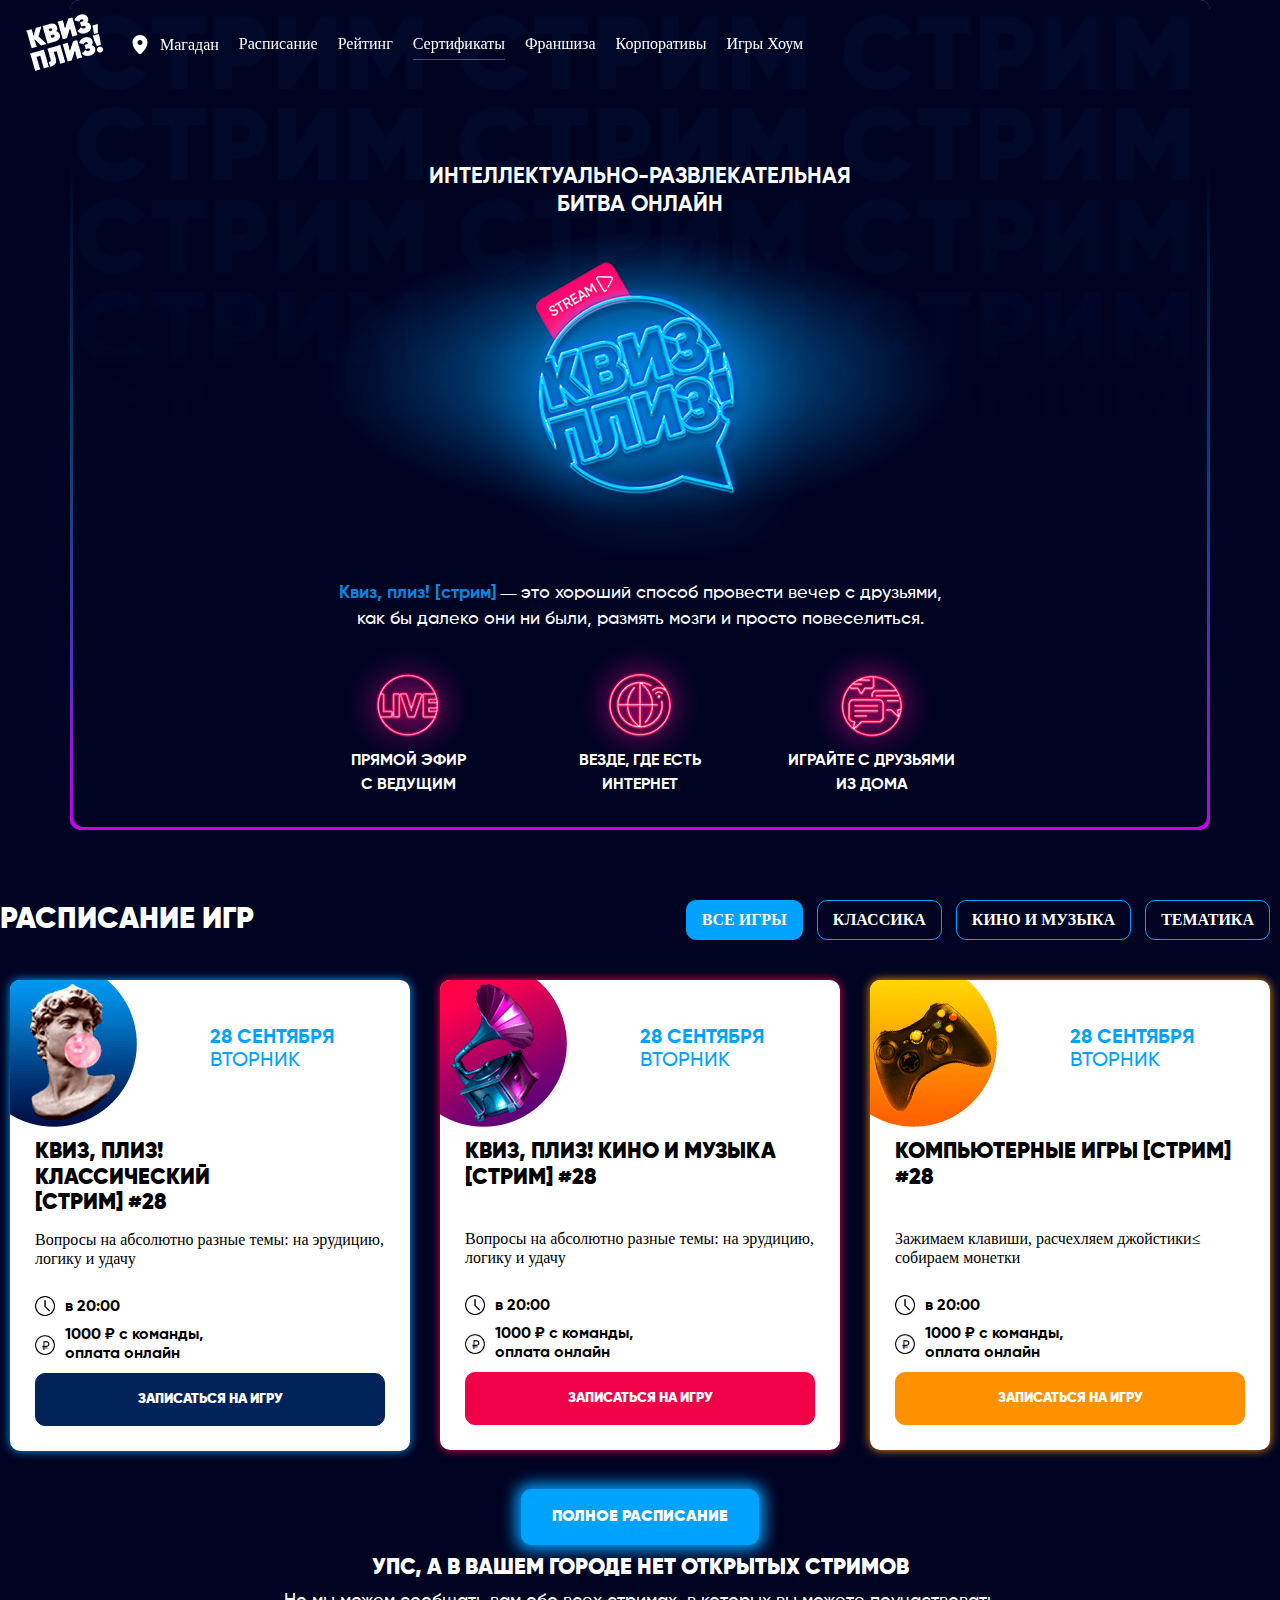
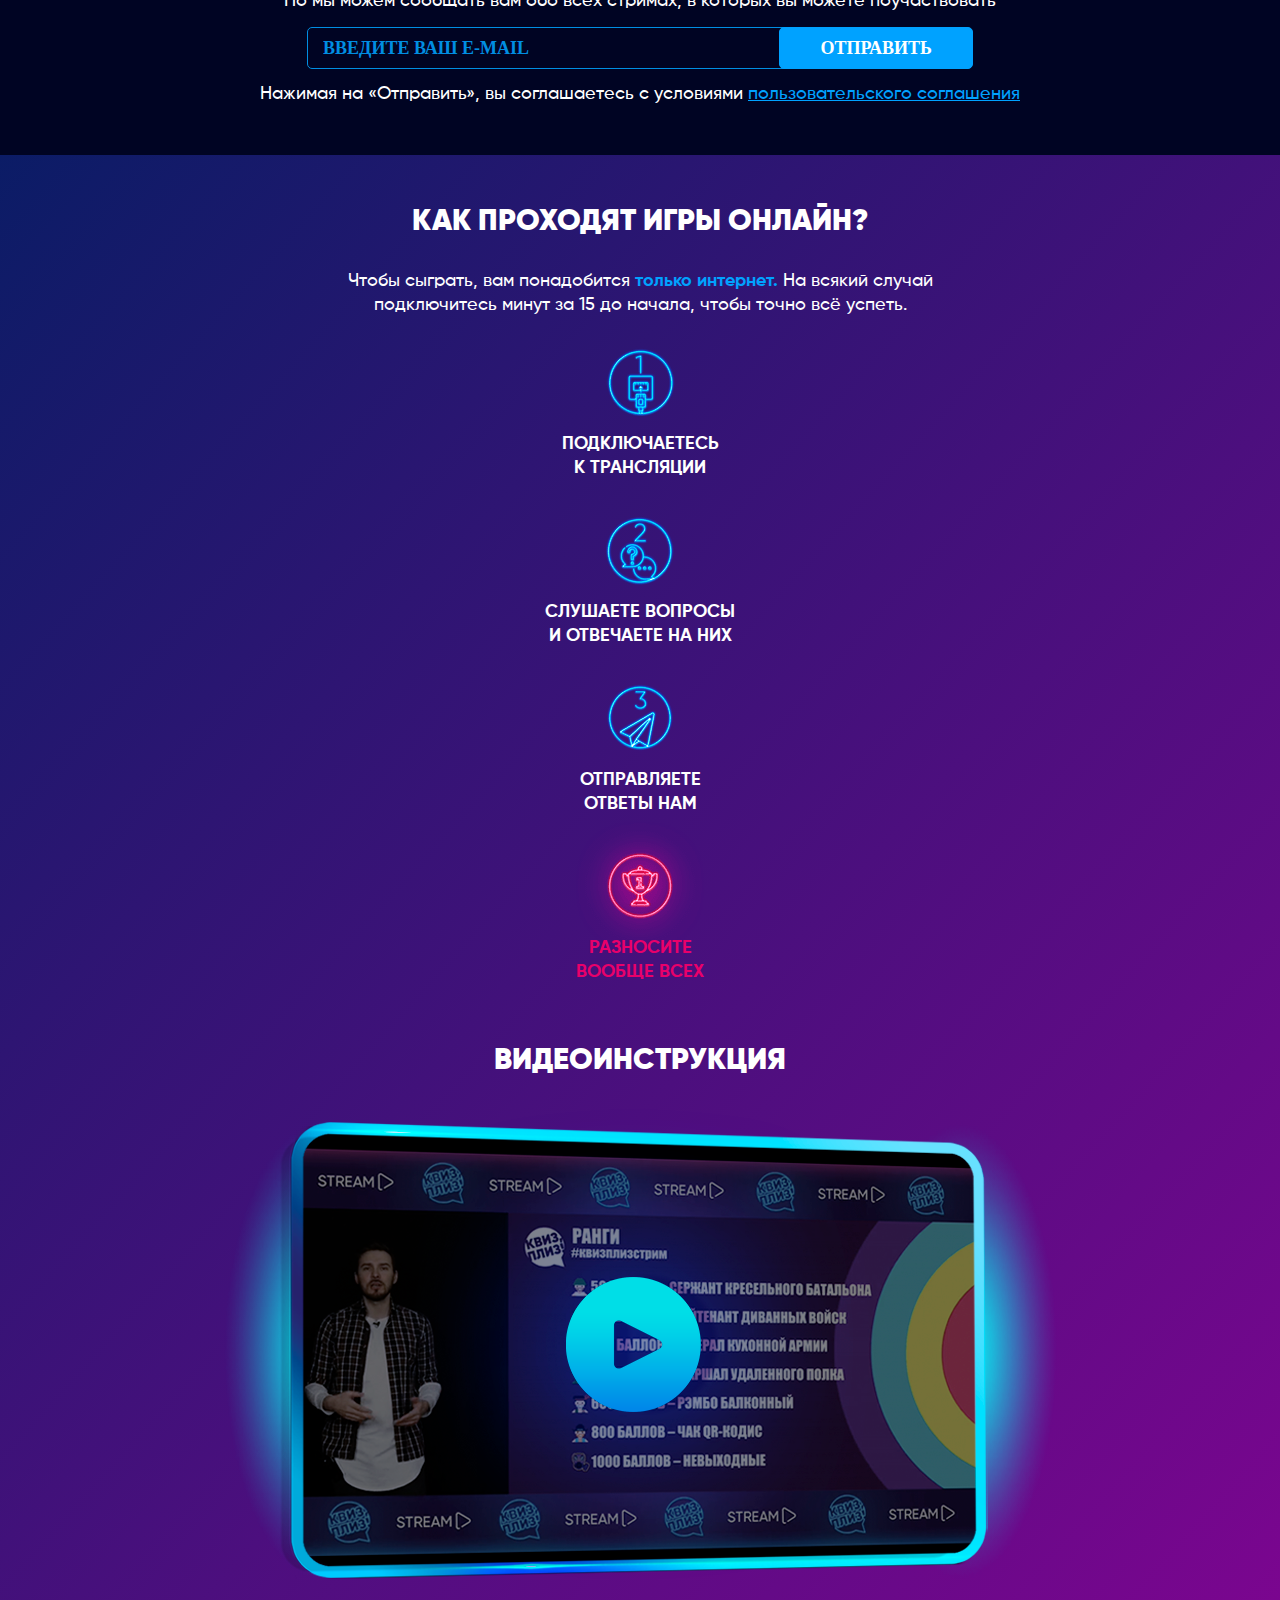
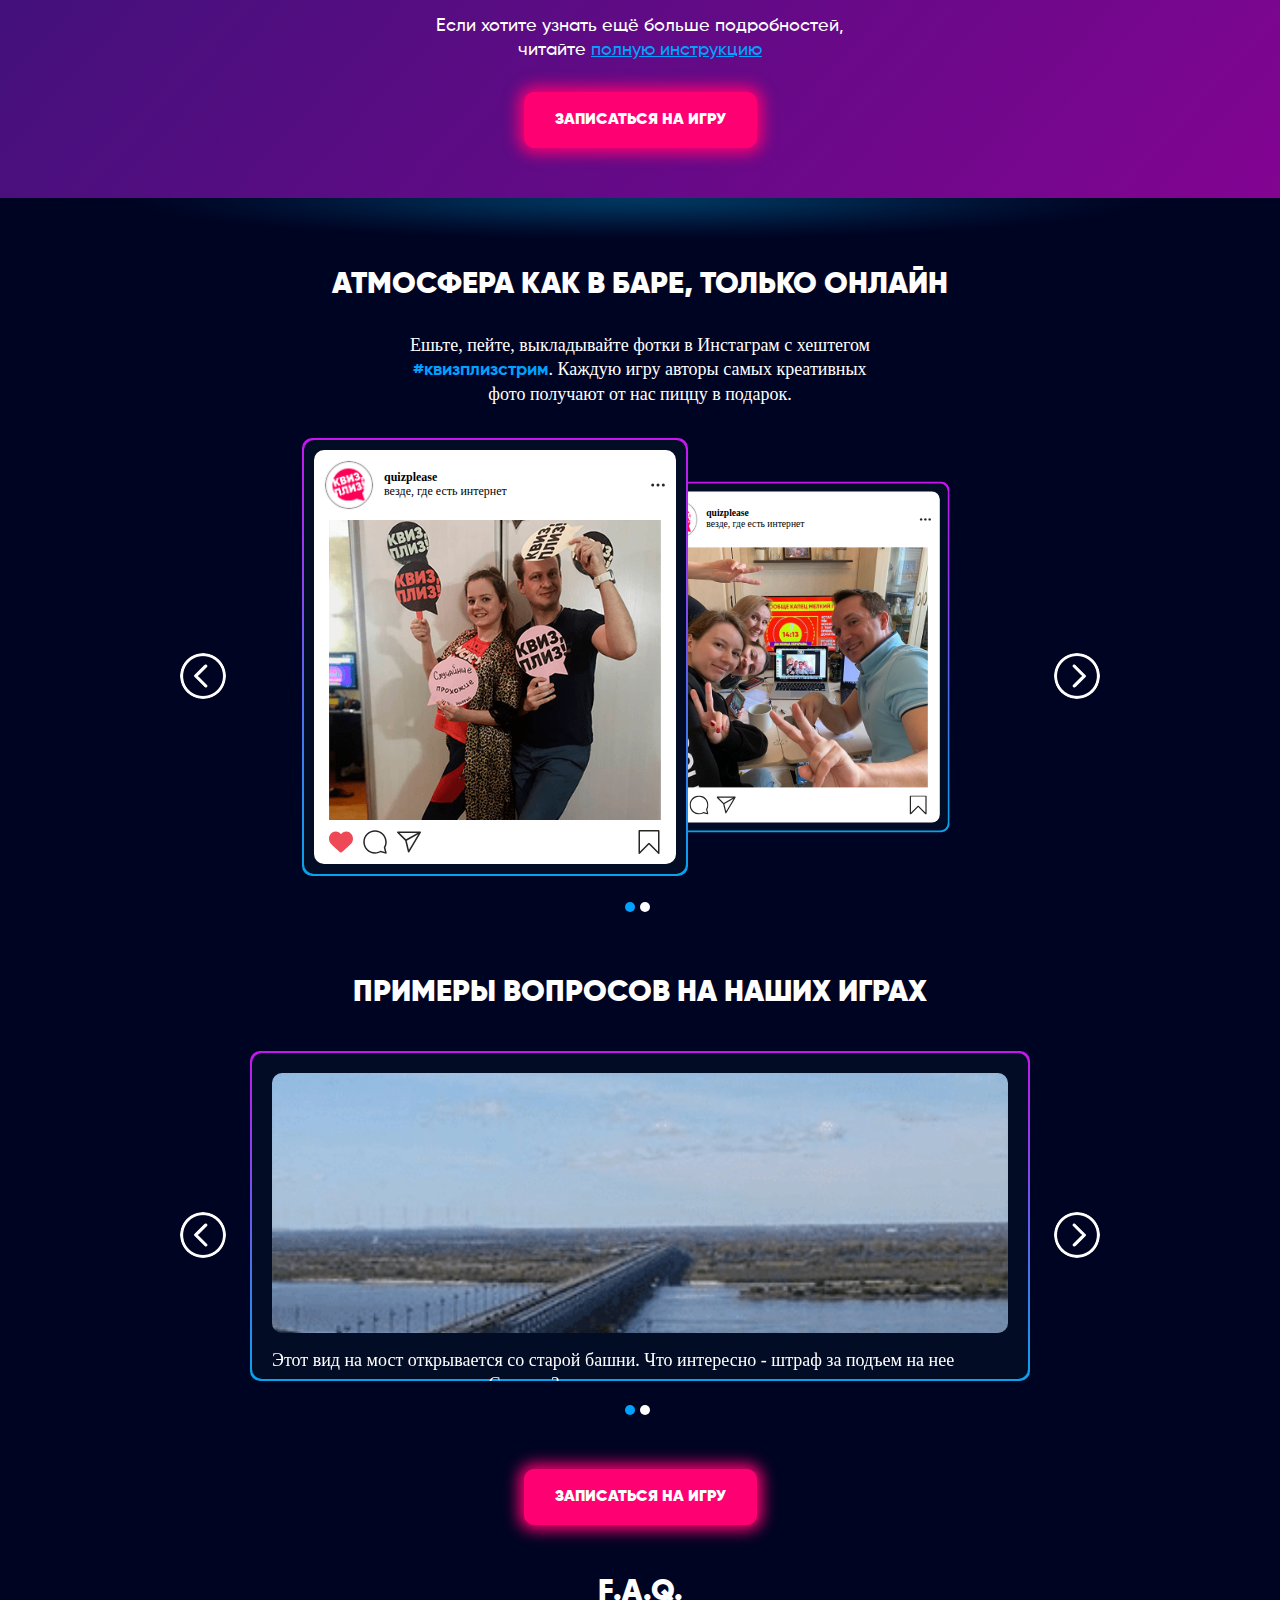
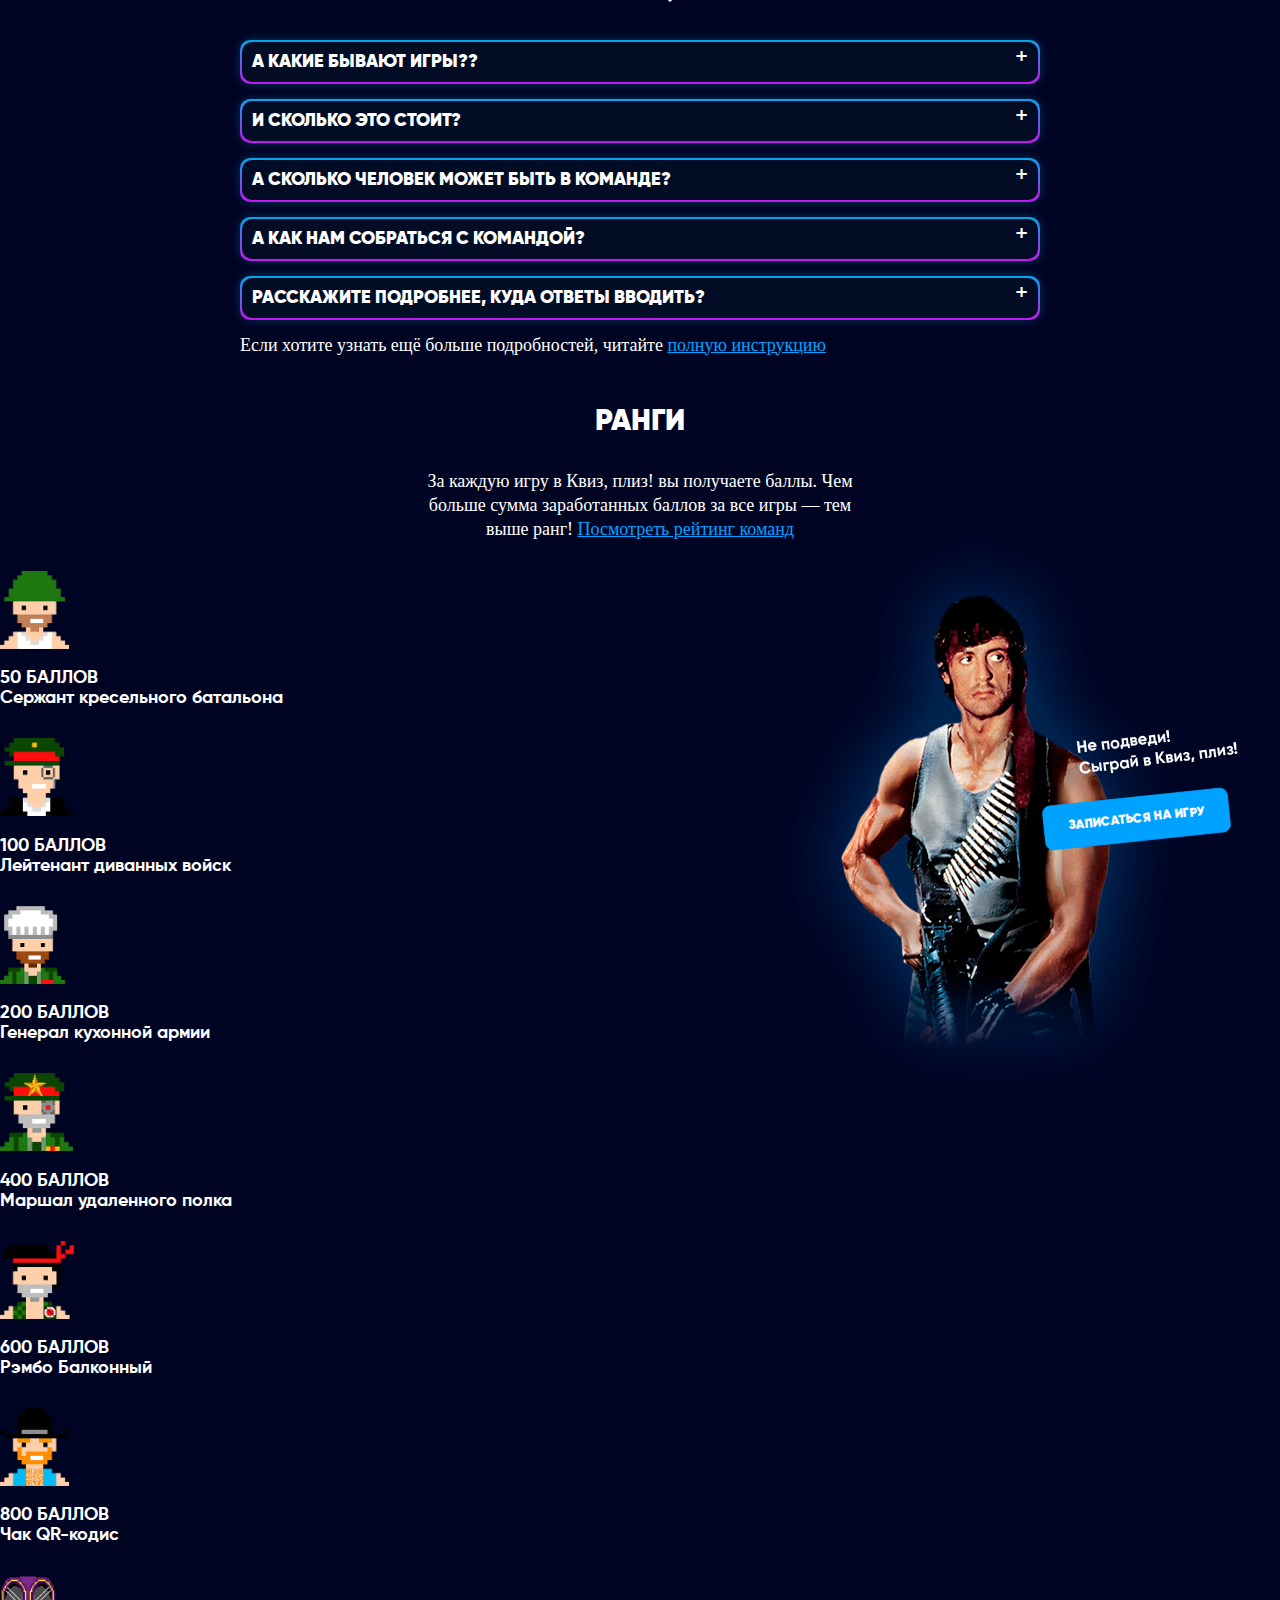
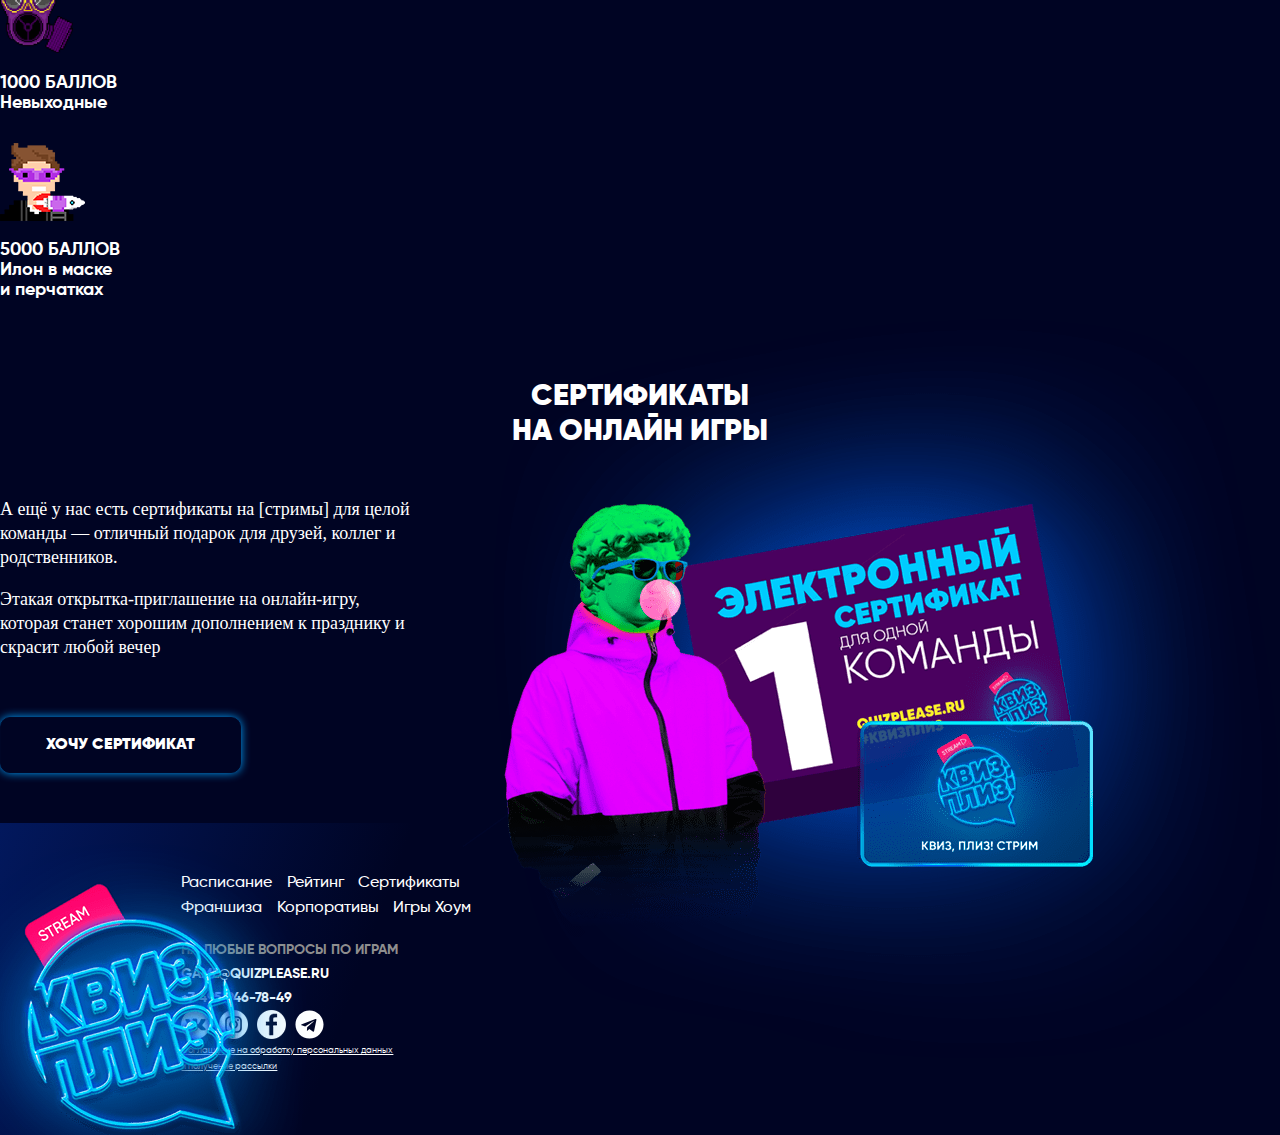
<file: index.html>
<!doctype html>

<html lang="ru">

<head>

    <meta charset="UTF-8">

    <meta name="viewport"
          content="width=device-width, user-scalable=no, initial-scale=1.0, maximum-scale=1.0, minimum-scale=1.0">

    <meta http-equiv="X-UA-Compatible" content="ie=edge">

    <title>Квиз, плиз! — интеллектуально-развлекательная битва</title>

    <!--    <link href="https://fonts.googleapis.com/css?family=Roboto&display=swap" rel="stylesheet">-->

    <meta property="og:url" content="quizplease.ru"/>

    <meta property="og:description" content="Интеллектуально-развлекательная битва Квиз, плиз!"/>

    <meta property="og:title" content="Квиз, плиз!"/>

    <meta property="vk:image" content="https://quizplease.ru/img/kviz_eto.jpg"/>

    <meta property="og:image" content="https://quizplease.ru/img/kviz_eto.jpg"/>

    <meta name="msapplication-TileImage" content="/ms-icon-144x144.png">

    <meta name="theme-color" content="#ffffff">

    <meta name="msapplication-TileColor" content="#ffffff">

    <link rel="apple-touch-icon" sizes="57x57" href="https://quizplease.ru/apple-icon-57x57.png">

    <link rel="apple-touch-icon" sizes="60x60" href="https://quizplease.ru/apple-icon-60x60.png">

    <link rel="apple-touch-icon" sizes="72x72" href="https://quizplease.ru/apple-icon-72x72.png">

    <link rel="apple-touch-icon" sizes="76x76" href="https://quizplease.ru/apple-icon-76x76.png">

    <link rel="apple-touch-icon" sizes="114x114" href="https://quizplease.ru/apple-icon-114x114.png">

    <link rel="apple-touch-icon" sizes="120x120" href="https://quizplease.ru/apple-icon-120x120.png">

    <link rel="apple-touch-icon" sizes="144x144" href="https://quizplease.ru/apple-icon-144x144.png">

    <link rel="apple-touch-icon" sizes="152x152" href="https://quizplease.ru/apple-icon-152x152.png">

    <link rel="apple-touch-icon" sizes="180x180" href="https://quizplease.ru/apple-icon-180x180.png">

    <link rel="icon" type="image/png" sizes="192x192" href="https://quizplease.ru/android-icon-192x192.png">

    <link rel="icon" type="image/png" sizes="32x32" href="https://quizplease.ru/favicon-32x32.png">

    <link rel="icon" type="image/png" sizes="96x96" href="https://quizplease.ru/favicon-96x96.png">

    <link rel="icon" type="image/png" sizes="16x16" href="https://quizplease.ru/favicon-16x16.png">

    <link rel="stylesheet" href="css/normalize.css">

    <link rel="stylesheet" href="css/normalize.css">

    <link rel="stylesheet" href="libs/owl/assets/owl.carousel.min.css">

    <link rel="stylesheet" href="libs/owl/assets/owl.theme.default.min.css">

    <link rel="stylesheet" href="css/style.css">

    <!--  FIXME Убрать перед деплоем  -->

    <meta name="google-site-verification" content="CB9ieMDzIHTMBSWUpTPA8vWkjGZ4FEyU_zMkgbM08Jg"/>

    <meta property="robots" content="noindex, nofollow"/>

</head>

<body>
<header id="header">
    <div class="container">
        <div class="container-navbar">
            <a href="/" class="logo">
                <img src="./images/header-logo-white-2.png" alt="Квиз, плиз!" title="Квиз, плиз!" class="logo-img">
                <img src="./images/logo-dark.svg" alt="Квиз, плиз!" title="Квиз, плиз!" class="logo-img-sticky">
            </a>
            <div class="header-region">
                <div class="city-drop-main">
                    <div class="city-drop-tog">
                        <img src="./images/pin-white.svg" alt="Квиз, плиз! в твоем городе!" class="location-icon-white">
                        <img src="./images/pin-grey.svg" alt="Квиз, плиз! в твоем городе!" class="location-icon-gray">
                        <div class="city-drop-text">Магадан</div>
                    </div>
                    <nav class="main-city-droplist">
                        <div class="h3-city-drop">В Квиз, плиз! можно поиграть в 14 странах и 111 городах</div>
                        <div class="city-grid">
                            <div class="city-droplist-column">
                                <ul>
                                    <li class="h4 h4-mb6">Россия</li>
                                    <li class="" data-slug="mgdn">
                                        <a class="city-droplink w-dropdown-link" href="https://mgdn.quizplease.ru">
                                            Магадан
                                        </a>
                                    </li>
                                    <li data-slug="almet">
                                        <a class="city-droplink w-dropdown-link"
                                        >Альметьевск</a>
                                    </li>
                                    <li data-slug="bal">
                                        <a class="city-droplink w-dropdown-link"
                                           href="https://bal.quizplease.ru">Балаково</a>
                                    </li>
                                    <li data-slug="brn">
                                        <a class="city-droplink w-dropdown-link"
                                           href="https://brn.quizplease.ru">Барнаул</a>
                                    </li>
                                    <li data-slug="biysk">
                                        <a class="city-droplink w-dropdown-link"
                                           href="https://biysk.quizplease.ru">Бийск</a>
                                    </li>
                                    <li data-slug="blg">
                                        <a class="city-droplink w-dropdown-link"
                                           href="https://blg.quizplease.ru">Благовещенск</a>
                                    </li>
                                    <li data-slug="vdk">
                                        <a class="city-droplink w-dropdown-link"
                                           href="https://vdk.quizplease.ru">Владивосток</a>
                                    </li>
                                    <li data-slug="vldz">
                                        <a class="city-droplink w-dropdown-link"
                                           href="https://vldz.quizplease.ru">Владикавказ</a>
                                    </li>
                                    <li data-slug="vld">
                                        <a class="city-droplink w-dropdown-link"
                                           href="https://vld.quizplease.ru">Владимир</a></li>
                                    <li data-slug="vlg"><a class="city-droplink w-dropdown-link"
                                                           href="https://vlg.quizplease.ru">Волгоград</a></li>
                                    <li data-slug="vdonsk"><a class="city-droplink w-dropdown-link"
                                                              href="https://vdonsk.quizplease.ru">Волгодонск</a></li>
                                    <li data-slug="vlz"><a class="city-droplink w-dropdown-link"
                                                           href="https://vlz.quizplease.ru">Волжский</a></li>
                                    <li data-slug="vrn"><a class="city-droplink w-dropdown-link"
                                                           href="https://vrn.quizplease.ru">Воронеж</a></li>
                                    <li data-slug="vtk"><a class="city-droplink w-dropdown-link"
                                                           href="https://vtk.quizplease.ru">Воткинск</a></li>
                                    <li data-slug="galt"><a class="city-droplink w-dropdown-link"
                                                            href="https://galt.quizplease.ru">Горно-Алтайск</a></li>
                                    <li data-slug="dzr"><a class="city-droplink w-dropdown-link"
                                                           href="https://dzr.quizplease.ru">Дзержинск</a></li>
                                    <li data-slug="ekb"><a class="city-droplink w-dropdown-link"
                                                           href="https://ekb.quizplease.ru">Екатеринбург</a></li>
                                    <li data-slug="essentuki"><a class="city-droplink w-dropdown-link"
                                                                 href="https://essentuki.quizplease.ru">Ессентуки</a>
                                    </li>
                                    <li data-slug="ivanovo"><a class="city-droplink w-dropdown-link"
                                                               href="https://ivanovo.quizplease.ru">Иваново</a></li>
                                    <li data-slug="izh"><a class="city-droplink w-dropdown-link"
                                                           href="https://izh.quizplease.ru">Ижевск</a></li>
                                    <li data-slug="irk"><a class="city-droplink w-dropdown-link"
                                                           href="https://irk.quizplease.ru">Иркутск</a></li>
                                    <li data-slug="yo"><a class="city-droplink w-dropdown-link"
                                                          href="https://yo.quizplease.ru">Йошкар-Ола</a></li>
                                    <li data-slug="kzn"><a class="city-droplink w-dropdown-link"
                                                           href="https://kzn.quizplease.ru">Казань</a></li>
                                    <li data-slug="kgd"><a class="city-droplink w-dropdown-link"
                                                           href="https://kgd.quizplease.ru">Калининград</a></li>
                                    <li data-slug="klg"><a class="city-droplink w-dropdown-link"
                                                           href="https://klg.quizplease.ru">Калуга</a></li>
                                    <li data-slug="kem"><a class="city-droplink w-dropdown-link"
                                                           href="https://kem.quizplease.ru">Кемерово</a></li>
                                    <li data-slug="kirov"><a class="city-droplink w-dropdown-link"
                                                             href="https://kirov.quizplease.ru">Киров</a></li>
                                    <li data-slug="klin"><a class="city-droplink w-dropdown-link"
                                                            href="https://klin.quizplease.ru">Клин</a></li>
                                    <li data-slug="kms"><a class="city-droplink w-dropdown-link"
                                                           href="https://kms.quizplease.ru">Комсомольск-на-Амуре</a>
                                    </li>
                                    <li data-slug="krs"><a class="city-droplink w-dropdown-link"
                                                           href="https://krs.quizplease.ru">Красноярск</a></li>
                                    <li data-slug="kgn"><a class="city-droplink w-dropdown-link"
                                                           href="https://kgn.quizplease.ru">Курган</a></li>
                                    <li data-slug="lip"><a class="city-droplink w-dropdown-link"
                                                           href="https://lip.quizplease.ru">Липецк</a></li>
                                    <li data-slug="moscow"><a class="city-droplink w-dropdown-link"
                                                              href="https://moscow.quizplease.ru">Москва</a></li>
                                    <li data-slug="chelny"><a class="city-droplink w-dropdown-link"
                                                              href="https://chelny.quizplease.ru">Набережные Челны</a>
                                    </li>
                                    <li data-slug="nhk"><a class="city-droplink w-dropdown-link"
                                                           href="https://nhk.quizplease.ru">Находка</a></li>
                                    <li data-slug="nef"><a class="city-droplink w-dropdown-link"
                                                           href="https://nef.quizplease.ru">Нефтекамск</a></li>
                                    <li data-slug="nk"><a class="city-droplink w-dropdown-link"
                                                          href="https://nk.quizplease.ru">Нижнекамск</a></li>
                                    <li data-slug="nn"><a class="city-droplink w-dropdown-link"
                                                          href="https://nn.quizplease.ru">Нижний Новгород</a></li>
                                    <li data-slug="novokuznetsk"><a class="city-droplink w-dropdown-link"
                                                                    href="https://novokuznetsk.quizplease.ru">Новокузнецк</a>
                                    </li>
                                    <li data-slug="nmsk"><a class="city-droplink w-dropdown-link"
                                                            href="https://nmsk.quizplease.ru">Новомосковск</a></li>
                                    <li data-slug="nsk"><a class="city-droplink w-dropdown-link"
                                                           href="https://nsk.quizplease.ru">Новосибирск</a></li>
                                    <li data-slug="nur"><a class="city-droplink w-dropdown-link"
                                                           href="https://nur.quizplease.ru">Новый Уренгой</a></li>
                                    <li data-slug="obn"><a class="city-droplink w-dropdown-link"
                                                           href="https://obn.quizplease.ru">Обнинск</a></li>
                                    <li data-slug="okt"><a class="city-droplink w-dropdown-link"
                                                           href="https://okt.quizplease.ru">Октябрьский</a></li>
                                    <li data-slug="omsk"><a class="city-droplink w-dropdown-link"
                                                            href="https://omsk.quizplease.ru">Омск</a></li>
                                    <li data-slug="orenburg"><a class="city-droplink w-dropdown-link"
                                                                href="https://orenburg.quizplease.ru">Оренбург</a></li>
                                    <li data-slug="penza"><a class="city-droplink w-dropdown-link"
                                                             href="https://penza.quizplease.ru">Пенза</a></li>
                                    <li data-slug="perm"><a class="city-droplink w-dropdown-link"
                                                            href="https://perm.quizplease.ru">Пермь</a></li>
                                    <li data-slug="ptz"><a class="city-droplink w-dropdown-link"
                                                           href="https://ptz.quizplease.ru">Петрозаводск</a></li>
                                    <li data-slug="pk"><a class="city-droplink w-dropdown-link"
                                                          href="https://pk.quizplease.ru">Петропавловск-Камчатский</a>
                                    </li>
                                    <li data-slug="pskov"><a class="city-droplink w-dropdown-link"
                                                             href="https://pskov.quizplease.ru">Псков</a></li>
                                    <li data-slug="pyatigorsk"><a class="city-droplink w-dropdown-link"
                                                                  href="https://pyatigorsk.quizplease.ru">Пятигорск</a>
                                    </li>
                                    <li data-slug="rostov"><a class="city-droplink w-dropdown-link"
                                                              href="https://rostov.quizplease.ru">Ростов-на-Дону</a>
                                    </li>
                                    <li data-slug="smr"><a class="city-droplink w-dropdown-link"
                                                           href="https://smr.quizplease.ru">Самара</a></li>
                                    <li data-slug="spb"><a class="city-droplink w-dropdown-link"
                                                           href="https://spb.quizplease.ru">Санкт-Петербург</a></li>
                                    <li data-slug="saratov"><a class="city-droplink w-dropdown-link"
                                                               href="https://saratov.quizplease.ru">Саратов</a></li>
                                    <li data-slug="stav"><a class="city-droplink w-dropdown-link"
                                                            href="https://stav.quizplease.ru">Ставрополь</a></li>
                                    <li data-slug="str"><a class="city-droplink w-dropdown-link"
                                                           href="https://str.quizplease.ru">Стерлитамак</a></li>
                                    <li data-slug="sur"><a class="city-droplink w-dropdown-link"
                                                           href="https://sur.quizplease.ru">Сургут</a></li>
                                    <li data-slug="sktv"><a class="city-droplink w-dropdown-link"
                                                            href="https://sktv.quizplease.ru">Сыктывкар</a></li>
                                    <li data-slug="tagan"><a class="city-droplink w-dropdown-link"
                                                             href="https://tagan.quizplease.ru">Таганрог</a></li>
                                    <li data-slug="tmb"><a class="city-droplink w-dropdown-link"
                                                           href="https://tmb.quizplease.ru">Тамбов</a></li>
                                    <li data-slug="tlt"><a class="city-droplink w-dropdown-link"
                                                           href="https://tlt.quizplease.ru">Тольятти</a></li>
                                    <li data-slug="tomsk"><a class="city-droplink w-dropdown-link"
                                                             href="https://tomsk.quizplease.ru">Томск</a></li>
                                    <li data-slug="tmz"><a class="city-droplink w-dropdown-link"
                                                           href="https://tmz.quizplease.ru">Туймазы</a></li>
                                    <li data-slug="tula"><a class="city-droplink w-dropdown-link"
                                                            href="https://tula.quizplease.ru">Тула</a></li>
                                    <li data-slug="tmn"><a class="city-droplink w-dropdown-link"
                                                           href="https://tmn.quizplease.ru">Тюмень</a></li>
                                    <li data-slug="uss"><a class="city-droplink w-dropdown-link"
                                                           href="https://uss.quizplease.ru">Уссурийск</a></li>
                                    <li data-slug="ufa"><a class="city-droplink w-dropdown-link"
                                                           href="https://ufa.quizplease.ru">Уфа</a></li>
                                    <li data-slug="khv"><a class="city-droplink w-dropdown-link"
                                                           href="https://khv.quizplease.ru">Хабаровск</a></li>
                                    <li data-slug="cheb"><a class="city-droplink w-dropdown-link"
                                                            href="https://cheb.quizplease.ru">Чебоксары</a></li>
                                    <li data-slug="che"><a class="city-droplink w-dropdown-link"
                                                           href="https://che.quizplease.ru">Челябинск</a></li>
                                    <li data-slug="chita"><a class="city-droplink w-dropdown-link"
                                                             href="https://chita.quizplease.ru">Чита</a></li>
                                    <li data-slug="shahty"><a class="city-droplink w-dropdown-link"
                                                              href="https://shahty.quizplease.ru">Шахты</a></li>
                                    <li data-slug="eng"><a class="city-droplink w-dropdown-link"
                                                           href="https://eng.quizplease.ru">Энгельс</a></li>
                                    <li data-slug="sakh"><a class="city-droplink w-dropdown-link"
                                                            href="https://sakh.quizplease.ru">Южно-Сахалинск</a></li>
                                    <li data-slug="yar"><a class="city-droplink w-dropdown-link"
                                                           href="https://yar.quizplease.ru">Ярославль</a></li>
                                    <li class="city-droplink w-dropdown-link"
                                        style="font-weight:100; font-style: italic;">
                                        Республика Крым
                                    </li>
                                    <li data-slug="svs"><a class="city-droplink w-dropdown-link"
                                                           href="https://svs.quizplease.ru">Севастополь</a></li>
                                    <li data-slug="simf"><a class="city-droplink w-dropdown-link"
                                                            href="https://simf.quizplease.ru">Симферополь</a></li>
                                    <li class="h4 h4-mb6">Беларусь</li>
                                    <li data-slug="brest"><a class="city-droplink w-dropdown-link"
                                                             href="https://brest.quizplease.ru">Брест</a></li>
                                    <li data-slug="minsk"><a class="city-droplink w-dropdown-link"
                                                             href="https://minsk.quizplease.ru">Минск</a></li>
                                    <li class="h4 h4-mb6">Великобритания</li>
                                    <li data-slug="lnd"><a class="city-droplink w-dropdown-link"
                                                           href="https://lnd.quizplease.ru">Лондон</a></li>
                                    <li class="h4 h4-mb6">Германия</li>
                                    <li data-slug="berlin"><a class="city-droplink w-dropdown-link"
                                                              href="https://berlin.quizplease.ru">Берлин</a></li>
                                    <li class="h4 h4-mb6">Израиль</li>
                                    <li data-slug="beer"><a class="city-droplink w-dropdown-link"
                                                            href="https://beer.quizplease.ru">Беэр-Шева</a></li>
                                    <li data-slug="jrs"><a class="city-droplink w-dropdown-link"
                                                           href="https://jrs.quizplease.ru">Иерусалим</a></li>
                                    <li data-slug="tlv"><a class="city-droplink w-dropdown-link"
                                                           href="https://tlv.quizplease.ru">Тель-Авив</a></li>
                                    <li data-slug="haifa"><a class="city-droplink w-dropdown-link"
                                                             href="https://haifa.quizplease.ru">Хайфа</a></li>
                                    <li class="h4 h4-mb6">Казахстан</li>
                                    <li data-slug="aktau"><a class="city-droplink w-dropdown-link"
                                                             href="https://aktau.quizplease.ru">Актау</a></li>
                                    <li data-slug="aktobe"><a class="city-droplink w-dropdown-link"
                                                              href="https://aktobe.quizplease.ru">Актобе</a></li>
                                    <li data-slug="almaty"><a class="city-droplink w-dropdown-link"
                                                              href="https://almaty.quizplease.ru">Алматы</a></li>
                                    <li data-slug="atyrau"><a class="city-droplink w-dropdown-link"
                                                              href="https://atyrau.quizplease.ru">Атырау</a></li>
                                    <li data-slug="krg"><a class="city-droplink w-dropdown-link"
                                                           href="https://krg.quizplease.ru">Караганда</a></li>
                                    <li data-slug="ns"><a class="city-droplink w-dropdown-link"
                                                          href="https://ns.quizplease.ru">Нур-Султан (Астана) </a></li>
                                    <li data-slug="pvl"><a class="city-droplink w-dropdown-link"
                                                           href="https://pvl.quizplease.ru">Павлодар</a></li>
                                    <li data-slug="ridder"><a class="city-droplink w-dropdown-link"
                                                              href="https://ridder.quizplease.ru">Риддер</a></li>
                                    <li data-slug="semey"><a class="city-droplink w-dropdown-link"
                                                             href="https://semey.quizplease.ru">Семей</a></li>
                                    <li data-slug="tmr"><a class="city-droplink w-dropdown-link"
                                                           href="https://tmr.quizplease.ru">Темиртау</a></li>
                                    <li data-slug="uralsk"><a class="city-droplink w-dropdown-link"
                                                              href="https://uralsk.quizplease.ru">Уральск</a></li>
                                    <li data-slug="ukg"><a class="city-droplink w-dropdown-link"
                                                           href="https://ukg.quizplease.ru">Усть-Каменогорск</a></li>
                                    <li data-slug="shymkent"><a class="city-droplink w-dropdown-link"
                                                                href="https://shymkent.quizplease.ru">Шымкент</a></li>
                                    <li class="h4 h4-mb6">Канада</li>
                                    <li data-slug="gta"><a class="city-droplink w-dropdown-link"
                                                           href="https://gta.quizplease.ru">Торонто</a></li>
                                    <li class="h4 h4-mb6">Кипр</li>
                                    <li data-slug="lms"><a class="city-droplink w-dropdown-link"
                                                           href="https://lms.quizplease.ru">Лимассол</a></li>
                                    <li class="h4 h4-mb6">Киргизия</li>
                                    <li data-slug="bishkek"><a class="city-droplink w-dropdown-link"
                                                               href="https://bishkek.quizplease.ru">Бишкек</a></li>
                                    <li class="h4 h4-mb6">Китай</li>
                                    <li data-slug="bj"><a class="city-droplink w-dropdown-link"
                                                          href="https://bj.quizplease.ru">Пекин</a></li>
                                    <li data-slug="shanghai"><a class="city-droplink w-dropdown-link"
                                                                href="https://shanghai.quizplease.ru">Шанхай</a></li>
                                    <li class="h4 h4-mb6">Латвия</li>
                                    <li data-slug="riga"><a class="city-droplink w-dropdown-link"
                                                            href="https://riga.quizplease.ru">Рига</a></li>
                                    <li class="h4 h4-mb6">США</li>
                                    <li data-slug="boston"><a class="city-droplink w-dropdown-link"
                                                              href="https://boston.quizplease.ru">Бостон</a></li>
                                    <li data-slug="nyc"><a class="city-droplink w-dropdown-link"
                                                           href="https://nyc.quizplease.ru">Нью-Йорк</a></li>
                                    <li data-slug="phi"><a class="city-droplink w-dropdown-link"
                                                           href="https://phi.quizplease.ru">Филадельфия</a></li>
                                    <li class="h4 h4-mb6">Узбекистан</li>
                                    <li data-slug="tashkent"><a class="city-droplink w-dropdown-link"
                                                                href="https://tashkent.quizplease.ru">Ташкент</a></li>
                                    <li class="h4 h4-mb6">Фиджи</li>
                                    <li data-slug="suva"><a class="city-droplink w-dropdown-link"
                                                            href="https://suva.quizplease.ru">Сува</a></li>
                                </ul>
                            </div>
                        </div>
                    </nav>
                </div>
            </div>
            <div class="hamburger-menu">
                <img src="./images/burger-white.svg" alt="Меню" class="hamburger-menu-icon">
                <img src="./images/burger-dark.svg" alt="Меню" class="hamburger-menu-icon-dark">
            </div>
            <nav role="navigation" class="menu-navbar">
                <div class="close">&times</div>
                <a href="/schedule" class="link-navbar">
                    <div>Расписание</div>
                </a>
                <a href="/rating" class="link-navbar">
                    <div>Рейтинг</div>
                </a>
                <a href="/certificates" class="link-navbar active">
                    <div>Сертификаты</div>
                </a>
                <a href="/certificates" class="link-navbar">
                    <div>Франшиза</div>
                </a>
                <a href="/certificates" class="link-navbar">
                    <div>Корпоративы</div>
                </a>
                <a href="/home.html" class="link-navbar">
                    <div>Игры Хоум</div>
                </a>
            </nav>
        </div>
    </div>
</header>

<main id="main">

    <section class="first-screen">

        <div class="gradient">

            <div class="gradient-inside">

                <div class="gradient-transparent"></div>

                <div class="gradient-content">

                    <div class="gradient-mobile">

                        <div class="gradient-inside-mobile">

                            <div class="gradient-transparent-mobile"></div>

                            <div class="subtitle">

                                Интеллектуально-Развлекательная Битва Онлайн

                            </div>

                            <img src="./images/first_screen_logo.png"
                                 alt="Интеллектуально-развлекательная битва Квиз, плиз!"
                                 title="Интеллектуально-развлекательная битва Квиз, плиз!" class="logo-neon">

                        </div>

                    </div>

                    <div class="description">

                        <div class="main-title">

                            Квиз, плиз! [стрим]

                        </div>

                        <div class="hide-sm">

                            —

                        </div>

                        <div class="content">

                            это хороший способ провести вечер с друзьями, как бы далеко они ни были, размять мозги и
                            просто
                            повеселиться.

                        </div>

                    </div>

                    <div class="first-screen-bottom">

                        <div class="icons">

                            <div class="icon icon_live">

                                <img src="./images/icon_live.png" alt="Прямой эфир с ведущим"
                                     title="Прямой эфир с ведущим">

                                <div class="icon-text">

                                    Прямой эфир с ведущим

                                </div>

                            </div>

                            <div class="icon">

                                <img src="./images/icon_online.png" alt="Везде, где есть интернет"
                                     title="Везде, где есть интернет">

                                <div class="icon-text">

                                    Везде, где есть интернет

                                </div>

                            </div>

                            <div class="icon">

                                <img src="./images/icon_chatt.png" alt="Играйте с друзьями из дома"
                                     title="Играете с друзьями из дома">

                                <div class="icon-text">

                                    Играйте с друзьями из дома

                                </div>

                            </div>

                        </div>

                    </div>

                </div>

            </div>

        </div>

    </section>

    <section class="most-important-screen">

        <div class="only-sm">

            <img src="./images/mobile_notebook.png" alt="Можно играть не выходя из дома">

        </div>

    </section>

    <section class="schedule">

        <div class="container">

            <div class="row">

                <div class="col-lg-12">

                    <div class="schedule-title-container">

                        <div class="title">

                            Расписание игр


                        </div>

                        <div class="owl-filter-bar">

                            <!-- Для фильтра "Все игры" data-owl-filter="*" -->
                            <button class="owl-filter-bar-item active" data-owl-filter="*">Все игры</button>

                            <!-- Для остальных фильтров data-owl-filter=".class" -->
                            <button class="owl-filter-bar-item" data-owl-filter=".classic">Классика</button>

                            <button class="owl-filter-bar-item" data-owl-filter=".cinema-and-music">Кино и музыка
                            </button>

                            <button class="owl-filter-bar-item" data-owl-filter=".theme">Тематика</button>

                        </div>

                    </div>

                    <div class="if_there_games">

                        <div class="schedule-carousel owl-carousel">

                            <div class="carousel-cell classic">

                                <div class="card">

                                    <div class="card-header">

                                        <div class="game-image">

                                            <img src="./images/game_1.png" alt="Квиз Плиз! Классика">

                                        </div>

                                        <div class="date">

                                            <div class="game-date-string">28 Сентября</div>

                                            <div class="game-day-string">Вторник</div>

                                        </div>

                                    </div>

                                    <div class="card-body">

                                        <div class="game-title">

                                            КВИЗ, ПЛИЗ! <br> классический <br>[стрим] #28

                                        </div>

                                        <div class="game-description">

                                            Вопросы на абсолютно разные темы: на эрудицию, логику и удачу

                                        </div>

                                        <div class="game-meta">

                                            <div class="game-time">

                                                <img src="./images/icon_clock.png" alt="Игра начнется в 20:00">

                                                в 20:00

                                            </div>

                                            <div class="game-money">

                                                <img src="./images/icon_currency.png"
                                                     alt="Стоимость игры в 1000$ с комманды">

                                                1000 ₽ с команды,
                                                оплата онлайн

                                            </div>

                                        </div>

                                        <div class="game-action">

                                            <a href="#" class="btn btn-primary block">Записаться на игру</a>

                                        </div>

                                    </div>

                                </div>

                            </div>

                            <div class="carousel-cell cinema-and-music">

                                <div class="card">

                                    <div class="card-header">

                                        <div class="game-image">

                                            <img src="./images/game_2.png" alt="Квиз Плиз! Кино и Музыка">

                                        </div>

                                        <div class="date">

                                            <div class="game-date-string">28 Сентября</div>

                                            <div class="game-day-string">Вторник</div>

                                        </div>

                                    </div>

                                    <div class="card-body">

                                        <div class="game-title">

                                            КВИЗ, ПЛИЗ! КИНО И МУЗЫКА [стрим] #28

                                        </div>

                                        <div class="game-description">

                                            Вопросы на абсолютно разные темы: на эрудицию, логику и удачу

                                        </div>

                                        <div class="game-meta">

                                            <div class="game-time">

                                                <img src="./images/icon_clock.png" alt="Игра начнется в 20:00">

                                                в 20:00

                                            </div>

                                            <div class="game-money">

                                                <img src="./images/icon_currency.png"

                                                     alt="Стоимость игры в 1000$ с комманды">

                                                1000 ₽ с команды,
                                                оплата онлайн

                                            </div>

                                        </div>

                                        <div class="game-action">

                                            <a href="#" class="btn btn-primary block">Записаться на игру</a>

                                        </div>

                                    </div>

                                </div>

                            </div>

                            <div class="carousel-cell theme">

                                <div class="card">

                                    <div class="card-header">

                                        <div class="game-image">

                                            <img src="./images/game_3.png" alt="Квиз Плиз! Тематика">

                                        </div>

                                        <div class="date">

                                            <div class="game-date-string">28 Сентября</div>

                                            <div class="game-day-string">Вторник</div>

                                        </div>

                                    </div>

                                    <div class="card-body">

                                        <div class="game-title">

                                            компьютерные игры [стрим] #28

                                        </div>

                                        <div class="game-description">

                                            Зажимаем клавиши, расчехляем джойстики≤ собираем монетки

                                        </div>

                                        <div class="game-meta">

                                            <div class="game-time">

                                                <img src="./images/icon_clock.png" alt="Игра начнется в 20:00">

                                                в 20:00

                                            </div>

                                            <div class="game-money">

                                                <img src="./images/icon_currency.png"
                                                     alt="Стоимость игры в 1000$ с комманды">

                                                1000 ₽ с команды,
                                                оплата онлайн

                                            </div>

                                        </div>

                                        <div class="game-action">

                                            <a href="#" class="btn btn-primary block">Записаться на игру</a>

                                        </div>

                                    </div>

                                </div>


                            </div>

                            <div class="carousel-cell classic">

                                <div class="card">

                                    <div class="card-header">

                                        <div class="game-image">

                                            <img src="./images/game_1.png" alt="Квиз Плиз! Классика">

                                        </div>

                                        <div class="date">

                                            <div class="game-date-string">28 Сентября</div>

                                            <div class="game-day-string">Вторник</div>

                                        </div>

                                    </div>

                                    <div class="card-body">

                                        <div class="game-title">

                                            КВИЗ, ПЛИЗ! <br> классический <br>[стрим] #28

                                        </div>

                                        <div class="game-description">

                                            Вопросы на абсолютно разные темы: на эрудицию, логику и удачу

                                        </div>

                                        <div class="game-meta">

                                            <div class="game-time">

                                                <img src="./images/icon_clock.png" alt="Игра начнется в 20:00">

                                                в 20:00

                                            </div>

                                            <div class="game-money">

                                                <img src="./images/icon_currency.png"
                                                     alt="Стоимость игры в 1000$ с комманды">

                                                1000 ₽ с команды,
                                                оплата онлайн

                                            </div>

                                        </div>

                                        <div class="game-action">

                                            <a href="#" class="btn btn-primary block">Записаться на игру</a>

                                        </div>

                                    </div>

                                </div>

                            </div>

                            <div class="carousel-cell cinema-and-music">

                                <div class="card">

                                    <div class="card-header">

                                        <div class="game-image">

                                            <img src="./images/game_2.png" alt="Квиз Плиз! Кино и Музыка">

                                        </div>

                                        <div class="date">

                                            <div class="game-date-string">28 Сентября</div>

                                            <div class="game-day-string">Вторник</div>

                                        </div>

                                    </div>

                                    <div class="card-body">

                                        <div class="game-title">

                                            КВИЗ, ПЛИЗ! КИНО И МУЗЫКА [стрим] #28

                                        </div>

                                        <div class="game-description">

                                            Вопросы на абсолютно разные темы: на эрудицию, логику и удачу

                                        </div>

                                        <div class="game-meta">

                                            <div class="game-time">

                                                <img src="./images/icon_clock.png" alt="Игра начнется в 20:00">

                                                в 20:00

                                            </div>

                                            <div class="game-money">

                                                <img src="./images/icon_currency.png"

                                                     alt="Стоимость игры в 1000$ с комманды">

                                                1000 ₽ с команды,
                                                оплата онлайн

                                            </div>

                                        </div>

                                        <div class="game-action">

                                            <a href="#" class="btn btn-primary block">Записаться на игру</a>

                                        </div>

                                    </div>

                                </div>

                            </div>

                            <div class="carousel-cell theme">

                                <div class="card">

                                    <div class="card-header">

                                        <div class="game-image">

                                            <img src="./images/game_3.png" alt="Квиз Плиз! Тематика">

                                        </div>

                                        <div class="date">

                                            <div class="game-date-string">28 Сентября</div>

                                            <div class="game-day-string">Вторник</div>

                                        </div>

                                    </div>

                                    <div class="card-body">

                                        <div class="game-title">

                                            компьютерные игры [стрим] #28

                                        </div>

                                        <div class="game-description">

                                            Зажимаем клавиши, расчехляем джойстики≤ собираем монетки

                                        </div>

                                        <div class="game-meta">

                                            <div class="game-time">

                                                <img src="./images/icon_clock.png" alt="Игра начнется в 20:00">

                                                в 20:00

                                            </div>

                                            <div class="game-money">

                                                <img src="./images/icon_currency.png"
                                                     alt="Стоимость игры в 1000$ с комманды">

                                                1000 ₽ с команды,
                                                оплата онлайн

                                            </div>

                                        </div>

                                        <div class="game-action">

                                            <a href="#" class="btn btn-primary block">Записаться на игру</a>

                                        </div>

                                    </div>

                                </div>


                            </div>

                            <div class="carousel-cell classic">

                                <div class="card">

                                    <div class="card-header">

                                        <div class="game-image">

                                            <img src="./images/game_1.png" alt="Квиз Плиз! Классика">

                                        </div>

                                        <div class="date">

                                            <div class="game-date-string">28 Сентября</div>

                                            <div class="game-day-string">Вторник</div>

                                        </div>

                                    </div>

                                    <div class="card-body">

                                        <div class="game-title">

                                            КВИЗ, ПЛИЗ! <br> классический <br>[стрим] #28

                                        </div>

                                        <div class="game-description">

                                            Вопросы на абсолютно разные темы: на эрудицию, логику и удачу

                                        </div>

                                        <div class="game-meta">

                                            <div class="game-time">

                                                <img src="./images/icon_clock.png" alt="Игра начнется в 20:00">

                                                в 20:00

                                            </div>

                                            <div class="game-money">

                                                <img src="./images/icon_currency.png"
                                                     alt="Стоимость игры в 1000$ с комманды">

                                                1000 ₽ с команды,
                                                оплата онлайн

                                            </div>

                                        </div>

                                        <div class="game-action">

                                            <a href="#" class="btn btn-primary block">Записаться на игру</a>

                                        </div>

                                    </div>

                                </div>

                            </div>

                            <div class="carousel-cell cinema-and-music">

                                <div class="card">

                                    <div class="card-header">

                                        <div class="game-image">

                                            <img src="./images/game_2.png" alt="Квиз Плиз! Кино и Музыка">

                                        </div>

                                        <div class="date">

                                            <div class="game-date-string">28 Сентября</div>

                                            <div class="game-day-string">Вторник</div>

                                        </div>

                                    </div>

                                    <div class="card-body">

                                        <div class="game-title">

                                            КВИЗ, ПЛИЗ! КИНО И МУЗЫКА [стрим] #28

                                        </div>

                                        <div class="game-description">

                                            Вопросы на абсолютно разные темы: на эрудицию, логику и удачу

                                        </div>

                                        <div class="game-meta">

                                            <div class="game-time">

                                                <img src="./images/icon_clock.png" alt="Игра начнется в 20:00">

                                                в 20:00

                                            </div>

                                            <div class="game-money">

                                                <img src="./images/icon_currency.png"

                                                     alt="Стоимость игры в 1000$ с комманды">

                                                1000 ₽ с команды,
                                                оплата онлайн

                                            </div>

                                        </div>

                                        <div class="game-action">

                                            <a href="#" class="btn btn-primary block">Записаться на игру</a>

                                        </div>

                                    </div>

                                </div>

                            </div>

                            <div class="carousel-cell theme">

                                <div class="card">

                                    <div class="card-header">

                                        <div class="game-image">

                                            <img src="./images/game_3.png" alt="Квиз Плиз! Тематика">

                                        </div>

                                        <div class="date">

                                            <div class="game-date-string">28 Сентября</div>

                                            <div class="game-day-string">Вторник</div>

                                        </div>

                                    </div>

                                    <div class="card-body">

                                        <div class="game-title">

                                            компьютерные игры [стрим] #28

                                        </div>

                                        <div class="game-description">

                                            Зажимаем клавиши, расчехляем джойстики≤ собираем монетки

                                        </div>

                                        <div class="game-meta">

                                            <div class="game-time">

                                                <img src="./images/icon_clock.png" alt="Игра начнется в 20:00">

                                                в 20:00

                                            </div>

                                            <div class="game-money">

                                                <img src="./images/icon_currency.png"
                                                     alt="Стоимость игры в 1000$ с комманды">

                                                1000 ₽ с команды,
                                                оплата онлайн

                                            </div>

                                        </div>

                                        <div class="game-action">

                                            <a href="#" class="btn btn-primary block">Записаться на игру</a>

                                        </div>

                                    </div>

                                </div>


                            </div>

                        </div>

                        <div class="text-center">
                            <a href="#" class="btn btn-primary shadow">Полное расписание</a>
                        </div>

                    </div>

                    <div class="if_there_no_games">

                        <div class="if_there_no_games_title">
                            Упс, а в вашем городе нет открытых стримов
                        </div>

                        <div class="if_there_no_games_descr">
                            Но мы можем сообщать вам обо всех стримах, в которых вы можете поучаствовать
                        </div>

                        <form action="#" class="subscribe-form">

                            <input type="text" class="subscribe-form-input" placeholder="Введите ваш e-mail"/>

                            <input type="submit" value="Отправить" class="subscribe-form-submit">

                        </form>

                        <div class="if_there_no_games_terms">
                            Нажимая на «Отправить», вы соглашаетесь c условиями
                            <a href="#" class="link">пользовательского соглашения </a>
                        </div>

                    </div>

                </div>

            </div>

        </div>

    </section>

    <div class="background-gradient">

        <section class="how-to-pass">

            <div class="container">

                <div class="title">
                    Как проходят игры онлайн?
                </div>

                <div class="description">
                    Чтобы сыграть, вам понадобится <span class="blue-marker">только интернет.</span> <span
                        class="hide-sm">На всякий случай подключитесь минут за 15 до начала, чтобы точно всё успеть.</span>
                </div>

                <div class="row">


                    <div class="col-6 col-lg-3">

                        <div class="htpi">

                            <div class="how-to-pass-icon">

                                <img src="./images/online_game_1.png" alt="Подключаетесь к  трансляции">

                            </div>

                            <div class="subtitle">

                                Подключаетесь <br> к трансляции

                            </div>

                        </div>

                    </div>

                    <div class="col-6 col-lg-3">

                        <div class="htpi">

                            <div class="how-to-pass-icon">

                                <img src="./images/online_game_2.png" alt="Слушайте вопросы и отвечайте на них">

                            </div>

                            <div class="subtitle">

                                Слушаете вопросы <br> и отвечаете на них

                            </div>

                        </div>

                    </div>

                    <div class="col-6 col-lg-3">

                        <div class="htpi">

                            <div class="how-to-pass-icon">

                                <img src="./images/online_game_3.png" alt="Отправляете ответы нам">

                            </div>

                            <div class="subtitle">

                                Отправляете <br> ответы нам

                            </div>

                        </div>

                    </div>

                    <div class="col-6 col-lg-3">

                        <div class="htpi">

                            <div class="how-to-pass-icon">

                                <img src="./images/online_game_4.png" alt="Отправляете ответы нам">

                            </div>

                            <div class="subtitle pink">

                                Разносите <br> вообще всех

                            </div>

                        </div>

                    </div>

                </div>

                <div class="subdescription">

                <span class="blue-marker only-sm">

                На всякий случай подключитесь минут за 15 до начала, чтобы точно всё успеть.

                </span>

                </div>


            </div>

        </section>

        <section class="video-instruction">

            <div class="container">

                <div class="row">

                    <div class="col-12">

                        <div class="title">

                            Видеоинструкция

                        </div>

                        <div class="video-instruction-box only-sm" data-modal="youtube-video">

                            <img src="./images/video_instruction_lightbox.png" alt="Видеоинструкция">


                        </div>

                        <div class="video-instruction-box-lg" data-modal="youtube-video">

                            <img src="./images/video_instruction_lightbox.png" alt="Видеоинструкция">

                        </div>


                        <div class="description">

                            Если хотите узнать ещё больше подробностей, читайте <a href="#" class="link">полную
                            инструкцию</a>

                        </div>


                        <div class="video-instruction-btn hide-sm">

                            <a href="#" class="btn btn-pink shadow">Записаться на игру</a>

                        </div>

                    </div>

                </div>

            </div>

        </section>

    </div>

    <section class="atmosphere">

        <div class="container">

            <div class="row">

                <div class="col-12">

                    <div class="title">

                        Атмосфера как в баре, только онлайн

                    </div>

                    <div class="description">
                        Ешьте, пейте, выкладывайте фотки в Инстаграм с хештегом <span
                            class="blue-marker">#квизплизстрим</span>. Каждую
                        игру авторы
                        самых
                        креативных фото получают от нас пиццу в подарок.

                    </div>

                    <div class="insta-slider-wrap">

                        <img src="./images/icon_like.png" alt="" class="insta-slider-mark">

                        <div class="owl-carousel insta-slider">

                            <div class="slide">

                                <div class="gradient">

                                    <div class="layout">

                                        <div class="insta-card">

                                            <div class="insta-header">

                                                <div class="insta-user-logo">
                                                    <img src="./images/ins.png" alt="Квиз Плиз!">
                                                </div>
                                                <div class="insta-user-title">
                                                    <div class="insta-user-name">quizplease</div>
                                                    <div class="insta-user-location">везде, где есть интернет</div>
                                                </div>
                                                <svg aria-label="More options" class="_8-yf5 " fill="#262626"
                                                     height="16"
                                                     viewBox="0 0 48 48" width="16">
                                                    <circle clip-rule="evenodd" cx="8" cy="24" fill-rule="evenodd"
                                                            r="4.5"></circle>
                                                    <circle clip-rule="evenodd" cx="24" cy="24" fill-rule="evenodd"
                                                            r="4.5"></circle>
                                                    <circle clip-rule="evenodd" cx="40" cy="24" fill-rule="evenodd"
                                                            r="4.5"></circle>
                                                </svg>
                                            </div>

                                            <div class="insta-post">

                                                <img src="./images/insta_photo_1.png" alt=""/>

                                            </div>

                                            <div class="insta-post-meta">

                                                <svg aria-label="Unlike" class="_8-yf5 " fill="#ed4956" height="24"
                                                     viewBox="0 0 48 48" width="24">
                                                    <path d="M34.6 3.1c-4.5 0-7.9 1.8-10.6 5.6-2.7-3.7-6.1-5.5-10.6-5.5C6 3.1 0 9.6 0 17.6c0 7.3 5.4 12 10.6 16.5.6.5 1.3 1.1 1.9 1.7l2.3 2c4.4 3.9 6.6 5.9 7.6 6.5.5.3 1.1.5 1.6.5s1.1-.2 1.6-.5c1-.6 2.8-2.2 7.8-6.8l2-1.8c.7-.6 1.3-1.2 2-1.7C42.7 29.6 48 25 48 17.6c0-8-6-14.5-13.4-14.5z"></path>
                                                </svg>
                                                <svg aria-label="Comment" class="_8-yf5 " fill="#262626" height="24"
                                                     viewBox="0 0 48 48" width="24">
                                                    <path clip-rule="evenodd"
                                                          d="M47.5 46.1l-2.8-11c1.8-3.3 2.8-7.1 2.8-11.1C47.5 11 37 .5 24 .5S.5 11 .5 24 11 47.5 24 47.5c4 0 7.8-1 11.1-2.8l11 2.8c.8.2 1.6-.6 1.4-1.4zm-3-22.1c0 4-1 7-2.6 10-.2.4-.3.9-.2 1.4l2.1 8.4-8.3-2.1c-.5-.1-1-.1-1.4.2-1.8 1-5.2 2.6-10 2.6-11.4 0-20.6-9.2-20.6-20.5S12.7 3.5 24 3.5 44.5 12.7 44.5 24z"
                                                          fill-rule="evenodd"></path>
                                                </svg>
                                                <svg aria-label="Share Post" class="_8-yf5 " fill="#262626" height="24"
                                                     viewBox="0 0 48 48" width="24">
                                                    <path d="M47.8 3.8c-.3-.5-.8-.8-1.3-.8h-45C.9 3.1.3 3.5.1 4S0 5.2.4 5.7l15.9 15.6 5.5 22.6c.1.6.6 1 1.2 1.1h.2c.5 0 1-.3 1.3-.7l23.2-39c.4-.4.4-1 .1-1.5zM5.2 6.1h35.5L18 18.7 5.2 6.1zm18.7 33.6l-4.4-18.4L42.4 8.6 23.9 39.7z"></path>
                                                </svg>
                                                <div class="flex-1"></div>
                                                <svg aria-label="Save" class="_8-yf5 " fill="#262626" height="24"
                                                     viewBox="0 0 48 48" width="24">
                                                    <path d="M43.5 48c-.4 0-.8-.2-1.1-.4L24 29 5.6 47.6c-.4.4-1.1.6-1.6.3-.6-.2-1-.8-1-1.4v-45C3 .7 3.7 0 4.5 0h39c.8 0 1.5.7 1.5 1.5v45c0 .6-.4 1.2-.9 1.4-.2.1-.4.1-.6.1zM24 26c.8 0 1.6.3 2.2.9l15.8 16V3H6v39.9l15.8-16c.6-.6 1.4-.9 2.2-.9z"></path>
                                                </svg>
                                            </div>


                                        </div>

                                    </div>

                                </div>

                            </div>

                            <div class="slide">

                                <div class="gradient">

                                    <div class="layout">

                                        <div class="insta-card">

                                            <div class="insta-header">

                                                <div class="insta-user-logo">
                                                    <img src="./images/ins.png" alt="Квиз Плиз!">
                                                </div>
                                                <div class="insta-user-title">
                                                    <div class="insta-user-name">quizplease</div>
                                                    <div class="insta-user-location">везде, где есть интернет</div>
                                                </div>
                                                <svg aria-label="More options" class="_8-yf5 " fill="#262626"
                                                     height="16"
                                                     viewBox="0 0 48 48" width="16">
                                                    <circle clip-rule="evenodd" cx="8" cy="24" fill-rule="evenodd"
                                                            r="4.5"></circle>
                                                    <circle clip-rule="evenodd" cx="24" cy="24" fill-rule="evenodd"
                                                            r="4.5"></circle>
                                                    <circle clip-rule="evenodd" cx="40" cy="24" fill-rule="evenodd"
                                                            r="4.5"></circle>
                                                </svg>
                                            </div>

                                            <div class="insta-post">

                                                <img src="./images/90252727_197009758409436_1580935007970163745_n.jpg"
                                                     alt=""/>

                                            </div>

                                            <div class="insta-post-meta">

                                                <svg aria-label="Unlike" class="_8-yf5 " fill="#ed4956" height="24"
                                                     viewBox="0 0 48 48" width="24">
                                                    <path d="M34.6 3.1c-4.5 0-7.9 1.8-10.6 5.6-2.7-3.7-6.1-5.5-10.6-5.5C6 3.1 0 9.6 0 17.6c0 7.3 5.4 12 10.6 16.5.6.5 1.3 1.1 1.9 1.7l2.3 2c4.4 3.9 6.6 5.9 7.6 6.5.5.3 1.1.5 1.6.5s1.1-.2 1.6-.5c1-.6 2.8-2.2 7.8-6.8l2-1.8c.7-.6 1.3-1.2 2-1.7C42.7 29.6 48 25 48 17.6c0-8-6-14.5-13.4-14.5z"></path>
                                                </svg>
                                                <svg aria-label="Comment" class="_8-yf5 " fill="#262626" height="24"
                                                     viewBox="0 0 48 48" width="24">
                                                    <path clip-rule="evenodd"
                                                          d="M47.5 46.1l-2.8-11c1.8-3.3 2.8-7.1 2.8-11.1C47.5 11 37 .5 24 .5S.5 11 .5 24 11 47.5 24 47.5c4 0 7.8-1 11.1-2.8l11 2.8c.8.2 1.6-.6 1.4-1.4zm-3-22.1c0 4-1 7-2.6 10-.2.4-.3.9-.2 1.4l2.1 8.4-8.3-2.1c-.5-.1-1-.1-1.4.2-1.8 1-5.2 2.6-10 2.6-11.4 0-20.6-9.2-20.6-20.5S12.7 3.5 24 3.5 44.5 12.7 44.5 24z"
                                                          fill-rule="evenodd"></path>
                                                </svg>
                                                <svg aria-label="Share Post" class="_8-yf5 " fill="#262626" height="24"
                                                     viewBox="0 0 48 48" width="24">
                                                    <path d="M47.8 3.8c-.3-.5-.8-.8-1.3-.8h-45C.9 3.1.3 3.5.1 4S0 5.2.4 5.7l15.9 15.6 5.5 22.6c.1.6.6 1 1.2 1.1h.2c.5 0 1-.3 1.3-.7l23.2-39c.4-.4.4-1 .1-1.5zM5.2 6.1h35.5L18 18.7 5.2 6.1zm18.7 33.6l-4.4-18.4L42.4 8.6 23.9 39.7z"></path>
                                                </svg>
                                                <div class="flex-1"></div>
                                                <svg aria-label="Save" class="_8-yf5 " fill="#262626" height="24"
                                                     viewBox="0 0 48 48" width="24">
                                                    <path d="M43.5 48c-.4 0-.8-.2-1.1-.4L24 29 5.6 47.6c-.4.4-1.1.6-1.6.3-.6-.2-1-.8-1-1.4v-45C3 .7 3.7 0 4.5 0h39c.8 0 1.5.7 1.5 1.5v45c0 .6-.4 1.2-.9 1.4-.2.1-.4.1-.6.1zM24 26c.8 0 1.6.3 2.2.9l15.8 16V3H6v39.9l15.8-16c.6-.6 1.4-.9 2.2-.9z"></path>
                                                </svg>
                                            </div>


                                        </div>

                                    </div>

                                </div>

                            </div>

                            <div class="slide">

                                <div class="gradient">

                                    <div class="layout">

                                        <div class="insta-card">

                                            <div class="insta-header">

                                                <div class="insta-user-logo">
                                                    <img src="./images/ins.png" alt="Квиз Плиз!">
                                                </div>
                                                <div class="insta-user-title">
                                                    <div class="insta-user-name">quizplease</div>
                                                    <div class="insta-user-location">везде, где есть интернет</div>
                                                </div>
                                                <svg aria-label="More options" class="_8-yf5 " fill="#262626"
                                                     height="16"
                                                     viewBox="0 0 48 48" width="16">
                                                    <circle clip-rule="evenodd" cx="8" cy="24" fill-rule="evenodd"
                                                            r="4.5"></circle>
                                                    <circle clip-rule="evenodd" cx="24" cy="24" fill-rule="evenodd"
                                                            r="4.5"></circle>
                                                    <circle clip-rule="evenodd" cx="40" cy="24" fill-rule="evenodd"
                                                            r="4.5"></circle>
                                                </svg>
                                            </div>

                                            <div class="insta-post">

                                                <img src="./images/photo_2020-07-09_18-31-31 (2).jpg" alt=""/>

                                            </div>

                                            <div class="insta-post-meta">

                                                <svg aria-label="Unlike" class="_8-yf5 " fill="#ed4956" height="24"
                                                     viewBox="0 0 48 48" width="24">
                                                    <path d="M34.6 3.1c-4.5 0-7.9 1.8-10.6 5.6-2.7-3.7-6.1-5.5-10.6-5.5C6 3.1 0 9.6 0 17.6c0 7.3 5.4 12 10.6 16.5.6.5 1.3 1.1 1.9 1.7l2.3 2c4.4 3.9 6.6 5.9 7.6 6.5.5.3 1.1.5 1.6.5s1.1-.2 1.6-.5c1-.6 2.8-2.2 7.8-6.8l2-1.8c.7-.6 1.3-1.2 2-1.7C42.7 29.6 48 25 48 17.6c0-8-6-14.5-13.4-14.5z"></path>
                                                </svg>
                                                <svg aria-label="Comment" class="_8-yf5 " fill="#262626" height="24"
                                                     viewBox="0 0 48 48" width="24">
                                                    <path clip-rule="evenodd"
                                                          d="M47.5 46.1l-2.8-11c1.8-3.3 2.8-7.1 2.8-11.1C47.5 11 37 .5 24 .5S.5 11 .5 24 11 47.5 24 47.5c4 0 7.8-1 11.1-2.8l11 2.8c.8.2 1.6-.6 1.4-1.4zm-3-22.1c0 4-1 7-2.6 10-.2.4-.3.9-.2 1.4l2.1 8.4-8.3-2.1c-.5-.1-1-.1-1.4.2-1.8 1-5.2 2.6-10 2.6-11.4 0-20.6-9.2-20.6-20.5S12.7 3.5 24 3.5 44.5 12.7 44.5 24z"
                                                          fill-rule="evenodd"></path>
                                                </svg>
                                                <svg aria-label="Share Post" class="_8-yf5 " fill="#262626" height="24"
                                                     viewBox="0 0 48 48" width="24">
                                                    <path d="M47.8 3.8c-.3-.5-.8-.8-1.3-.8h-45C.9 3.1.3 3.5.1 4S0 5.2.4 5.7l15.9 15.6 5.5 22.6c.1.6.6 1 1.2 1.1h.2c.5 0 1-.3 1.3-.7l23.2-39c.4-.4.4-1 .1-1.5zM5.2 6.1h35.5L18 18.7 5.2 6.1zm18.7 33.6l-4.4-18.4L42.4 8.6 23.9 39.7z"></path>
                                                </svg>
                                                <div class="flex-1"></div>
                                                <svg aria-label="Save" class="_8-yf5 " fill="#262626" height="24"
                                                     viewBox="0 0 48 48" width="24">
                                                    <path d="M43.5 48c-.4 0-.8-.2-1.1-.4L24 29 5.6 47.6c-.4.4-1.1.6-1.6.3-.6-.2-1-.8-1-1.4v-45C3 .7 3.7 0 4.5 0h39c.8 0 1.5.7 1.5 1.5v45c0 .6-.4 1.2-.9 1.4-.2.1-.4.1-.6.1zM24 26c.8 0 1.6.3 2.2.9l15.8 16V3H6v39.9l15.8-16c.6-.6 1.4-.9 2.2-.9z"></path>
                                                </svg>
                                            </div>


                                        </div>

                                    </div>

                                </div>

                            </div>

                            <div class="slide">

                                <div class="gradient">

                                    <div class="layout">

                                        <div class="insta-card">

                                            <div class="insta-header">

                                                <div class="insta-user-logo">
                                                    <img src="./images/ins.png" alt="Квиз Плиз!">
                                                </div>
                                                <div class="insta-user-title">
                                                    <div class="insta-user-name">quizplease</div>
                                                    <div class="insta-user-location">везде, где есть интернет</div>
                                                </div>
                                                <svg aria-label="More options" class="_8-yf5 " fill="#262626"
                                                     height="16"
                                                     viewBox="0 0 48 48" width="16">
                                                    <circle clip-rule="evenodd" cx="8" cy="24" fill-rule="evenodd"
                                                            r="4.5"></circle>
                                                    <circle clip-rule="evenodd" cx="24" cy="24" fill-rule="evenodd"
                                                            r="4.5"></circle>
                                                    <circle clip-rule="evenodd" cx="40" cy="24" fill-rule="evenodd"
                                                            r="4.5"></circle>
                                                </svg>
                                            </div>

                                            <div class="insta-post">

                                                <img src="./images/photo_2020-07-09_18-31-31.jpg" alt=""/>

                                            </div>

                                            <div class="insta-post-meta">

                                                <svg aria-label="Unlike" class="_8-yf5 " fill="#ed4956" height="24"
                                                     viewBox="0 0 48 48" width="24">
                                                    <path d="M34.6 3.1c-4.5 0-7.9 1.8-10.6 5.6-2.7-3.7-6.1-5.5-10.6-5.5C6 3.1 0 9.6 0 17.6c0 7.3 5.4 12 10.6 16.5.6.5 1.3 1.1 1.9 1.7l2.3 2c4.4 3.9 6.6 5.9 7.6 6.5.5.3 1.1.5 1.6.5s1.1-.2 1.6-.5c1-.6 2.8-2.2 7.8-6.8l2-1.8c.7-.6 1.3-1.2 2-1.7C42.7 29.6 48 25 48 17.6c0-8-6-14.5-13.4-14.5z"></path>
                                                </svg>
                                                <svg aria-label="Comment" class="_8-yf5 " fill="#262626" height="24"
                                                     viewBox="0 0 48 48" width="24">
                                                    <path clip-rule="evenodd"
                                                          d="M47.5 46.1l-2.8-11c1.8-3.3 2.8-7.1 2.8-11.1C47.5 11 37 .5 24 .5S.5 11 .5 24 11 47.5 24 47.5c4 0 7.8-1 11.1-2.8l11 2.8c.8.2 1.6-.6 1.4-1.4zm-3-22.1c0 4-1 7-2.6 10-.2.4-.3.9-.2 1.4l2.1 8.4-8.3-2.1c-.5-.1-1-.1-1.4.2-1.8 1-5.2 2.6-10 2.6-11.4 0-20.6-9.2-20.6-20.5S12.7 3.5 24 3.5 44.5 12.7 44.5 24z"
                                                          fill-rule="evenodd"></path>
                                                </svg>
                                                <svg aria-label="Share Post" class="_8-yf5 " fill="#262626" height="24"
                                                     viewBox="0 0 48 48" width="24">
                                                    <path d="M47.8 3.8c-.3-.5-.8-.8-1.3-.8h-45C.9 3.1.3 3.5.1 4S0 5.2.4 5.7l15.9 15.6 5.5 22.6c.1.6.6 1 1.2 1.1h.2c.5 0 1-.3 1.3-.7l23.2-39c.4-.4.4-1 .1-1.5zM5.2 6.1h35.5L18 18.7 5.2 6.1zm18.7 33.6l-4.4-18.4L42.4 8.6 23.9 39.7z"></path>
                                                </svg>
                                                <div class="flex-1"></div>
                                                <svg aria-label="Save" class="_8-yf5 " fill="#262626" height="24"
                                                     viewBox="0 0 48 48" width="24">
                                                    <path d="M43.5 48c-.4 0-.8-.2-1.1-.4L24 29 5.6 47.6c-.4.4-1.1.6-1.6.3-.6-.2-1-.8-1-1.4v-45C3 .7 3.7 0 4.5 0h39c.8 0 1.5.7 1.5 1.5v45c0 .6-.4 1.2-.9 1.4-.2.1-.4.1-.6.1zM24 26c.8 0 1.6.3 2.2.9l15.8 16V3H6v39.9l15.8-16c.6-.6 1.4-.9 2.2-.9z"></path>
                                                </svg>
                                            </div>

                                        </div>

                                    </div>

                                </div>

                            </div>

                        </div>

                    </div>

                </div>

            </div>

        </div>

    </section>

    <section class="question-examples">

        <div class="container">

            <div class="row">

                <div class="col-12">


                    <div class="title">Примеры вопросов на наших играх</div>

                    <div class="description only-sm">

                        Типы вопросов, которые могут вас ждать на играх

                    </div>

                    <div class="owl-carousel question-examples-slider">

                        <div class="slide">

                            <div class="layout">

                                <div class="row">

                                    <div class="col-12 col-lg-6">

                                        <img src="./images/question_img_1.png" class="question-img"/>

                                    </div>
                                    <div class="col-12 col-lg-6">

                                        <div class="question">

                                            Этот вид на мост открывается
                                            со старой башни. Что интересно - штраф за подъем на нее составляет именно
                                            столько.
                                            Сколько?

                                        </div>

                                        <div class="answer">

                                            Ответ: 5000 рублей

                                        </div>


                                        <button class="btn btn-primary get-answer">

                                            посмотреть ОТВЕТ

                                        </button>

                                    </div>

                                </div>


                            </div>

                        </div>

                        <div class="slide">

                            <div class="layout">

                                <div class="row">

                                    <div class="col-12 col-lg-6">

                                        <img src="./images/question_img_1.png" class="question-img"/>

                                    </div>
                                    <div class="col-12 col-lg-6">

                                        <div class="question">

                                            Этот вид на мост открывается
                                            со старой башни. Что интересно - штраф за подъем на нее составляет именно
                                            столько.
                                            Сколько?

                                        </div>

                                        <div class="answer">

                                            Ответ: 5000 рублей

                                        </div>


                                        <button class="btn btn-primary get-answer">

                                            посмотреть ОТВЕТ

                                        </button>
                                    </div>

                                </div>


                            </div>

                        </div>

                    </div>

                    <div class="text-center  hide-sm">
                        <a href="#" class="btn btn-pink shadow">Записаться на игру</a>
                    </div>

                </div>

            </div>

        </div>

    </section>

    <section class="faq">

        <div class="container">

            <div class="row">

                <div class="col-lg-12">

                    <div class="title">F.A.Q.</div>

                    <div class="faq-collapse">

                        <div class="faq-collapse-item">

                            <div class="layout">

                                <div class="question">А какие бывают игры??</div>

                                <div class="answer">Вообще сколько угодно! Хоть один человек, хоть десять, хоть все ваши
                                    друзья,
                                    которые захотят присоединиться.
                                </div>

                            </div>

                        </div>

                        <div class="faq-collapse-item">

                            <div class="layout">

                                <div class="question">И сколько это стоит?</div>

                                <div class="answer">Вообще сколько угодно! Хоть один человек, хоть десять, хоть все ваши
                                    друзья, которые захотят присоединиться.
                                </div>

                            </div>

                        </div>

                        <div class="faq-collapse-item">

                            <div class="layout">

                                <div class="question">

                                    А сколько человек может быть в команде?

                                </div>

                                <div class="answer">

                                    Вообще сколько угодно! Хоть один человек, хоть десять, хоть все ваши друзья, которые
                                    захотят присоединиться.

                                </div>

                            </div>

                        </div>

                        <div class="faq-collapse-item">

                            <div class="layout">

                                <div class="question">

                                    А как нам собраться с командой?

                                </div>

                                <div class="answer">

                                    Вообще сколько угодно! Хоть один человек, хоть десять, хоть все ваши
                                    друзья, которые захотят присоединиться.

                                </div>

                            </div>

                        </div>

                        <div class="faq-collapse-item">

                            <div class="layout">

                                <div class="question">

                                    Расскажите подробнее, куда ответы вводить?

                                </div>

                                <div class="answer">

                                    Вообще сколько угодно! Хоть один человек, хоть десять, хоть все ваши
                                    друзья, которые захотят присоединиться.

                                </div>

                            </div>

                        </div>

                    </div>

                    <div class="description">
                        Если хотите узнать ещё больше подробностей, читайте <a href="#" class="link">полную
                        инструкцию</a>
                    </div>

                </div>

            </div>

        </div>

    </section>

    <section class="rankes">

        <div class="container">

            <div class="row">

                <div class="col-lg-12">

                    <div class="title">Ранги</div>

                    <div class="description">

                        За каждую игру в Квиз, плиз! вы получаете
                        баллы. Чем больше сумма заработанных
                        баллов за все игры — тем выше ранг!
                        <a href="#" class="link">Посмотреть рейтинг команд</a>

                    </div>

                </div>

            </div>

            <div class="row rankes-grid">

                <div class="col-4 col-lg-3">

                    <div class="rank">

                        <img src="./images/rankes_sergeant_new.png" alt="Сержант кресельного батальона">

                        <div class="points">50 БАЛЛОВ</div>

                        <div class="rank-description">

                            Сержант кресельного батальона

                        </div>

                    </div>

                </div>

                <div class="col-4 col-lg-3">

                    <div class="rank">

                        <img src="./images/rankes_lieutenant_new.png" alt="Лейтенант диванных войск">

                        <div class="points">100 БАЛЛОВ</div>

                        <div class="rank-description">

                            Лейтенант диванных войск

                        </div>

                    </div>

                </div>

                <div class="col-4 col-lg-3">

                    <div class="rank">

                        <img src="./images/rankes_General_new.png" alt="Генерал кухонной армии">

                        <div class="points">200 БАЛЛОВ</div>

                        <div class="rank-description">

                            Генерал кухонной армии

                        </div>

                    </div>

                </div>

                <div class="col-4 col-lg-3">

                    <div class="rank">

                        <img src="./images/rankes_marshal.png" alt="Маршал удаленного полка">

                        <div class="points">400 БАЛЛОВ</div>

                        <div class="rank-description">

                            Маршал удаленного полка

                        </div>

                    </div>

                </div>

                <div class="col-4 col-lg-3">

                    <div class="rank">

                        <img src="./images/rankes_rambo_new.png" alt="Рэмбо Балконный">

                        <div class="points">600 БАЛЛОВ</div>

                        <div class="rank-description">

                            Рэмбо Балконный

                        </div>

                    </div>

                </div>

                <div class="col-4 col-lg-3">

                    <div class="rank">

                        <img src="./images/rankes_chuck_new.png" alt="Чак QR-кодис">

                        <div class="points">800 БАЛЛОВ</div>

                        <div class="rank-description">

                            Чак QR-кодис

                        </div>

                    </div>

                </div>

                <div class="col-4 col-lg-3">

                    <div class="rank">

                        <img src="./images/rankes_neviezd.png" alt="Невыходные">

                        <div class="points">1000 БАЛЛОВ</div>

                        <div class="rank-description">

                            Невыходные

                        </div>

                    </div>

                </div>

                <div class="col-4 col-lg-3">

                    <div class="rank">

                        <img src="./images/ilon.png" alt="Илон">

                        <div class="points">5000 БАЛЛОВ</div>

                        <div class="rank-description">


                            Илон в маске<br>
                            и перчатках

                        </div>

                    </div>

                </div>

                <div class="stalonne-wrap hide-sm">

                    <img src="./images/stalonne.png" alt="Квиз Плиз!">

                    <a href="#" class="btn btn-primary">Записаться на игру</a>
                </div>

            </div>
        </div>

    </section>

    <section class="certificates">

        <div class="container">

            <div class="row">

                <div class="col-lg-12">

                    <div class="title">Сертификаты <br> на онлайн игры</div>

                    <div class="description">

                        <p>

                            А ещё у нас есть сертификаты на [стримы] для целой команды — отличный подарок для друзей,
                            коллег и родственников.

                        </p>

                        <p>

                            Этакая открытка-приглашение на онлайн-игру, которая станет хорошим дополнением к празднику и
                            скрасит любой вечер

                        </p>

                    </div>

                    <div class="image">

                        <img src="./images/certificates.png" alt="Сертификаты на онлайн игры">

                    </div>

                    <div class="get-certificates">

                        <button class="btn btn-secondary">Хочу сертификат</button>

                    </div>

                </div>

            </div>

        </div>

    </section>


</main>

<footer id="footer">

    <div class="container">

        <div class="row footer-row">

            <div class="col-12">

                <div class="links">

                    <a href="#">

                        Расписание

                    </a>

                    <a href="#">

                        Рейтинг

                    </a>

                    <a href="#">

                        Сертификаты

                    </a>

                    <a href="#">

                        Франшиза

                    </a>

                    <a href="#">

                        Корпоративы

                    </a>

                    <a href="#">

                        Игры Хоум

                    </a>

                </div>
            </div>

            <div class="col-4 footer-logo-col">

                <div class="footer-logo">

                    <img src="./images/logo_neon.png" alt="Квиз плиз!">

                </div>

            </div>

            <div class="col-8">

                <div class="row footer-contacts">

                    <div class="col-12 col-lg-6">

                        <div>

                            На любые вопросы по играм

                        </div>

                        <div>

                            <a href="mailto:game@quizplease.ru">

                                game@quizplease.ru

                            </a>

                        </div>

                        <div>

                            <a href="tel:+74959467849">

                                +7 495 946-78-49

                            </a>

                        </div>

                    </div>

                    <div class="col-12 col-lg-6">

                        <div class="socials">

                            <a href="#vk">

                                <img src="./images/vk.png" alt="Квиз плиз! VK">

                            </a>

                            <a href="#instagram">

                                <img src="./images/instagram.png" alt="Квиз плиз! Instagram">

                            </a>

                            <a href="#facebook">

                                <img src="./images/facebook.png" alt="Квиз плиз! Facebook">

                            </a>

                            <a href="#telegram">

                                <svg aria-hidden="true" focusable="false" data-prefix="fab" data-icon="telegram"
                                     role="img" xmlns="http://www.w3.org/2000/svg" viewBox="0 0 496 512"
                                     class="svg-inline--fa fa-telegram fa-w-16">
                                    <path fill="currentColor"
                                          d="M248 8C111 8 0 119 0 256s111 248 248 248 248-111 248-248S385 8 248 8zm121.8 169.9l-40.7 191.8c-3 13.6-11.1 16.9-22.4 10.5l-62-45.7-29.9 28.8c-3.3 3.3-6.1 6.1-12.5 6.1l4.4-63.1 114.9-103.8c5-4.4-1.1-6.9-7.7-2.5l-142 89.4-61.2-19.1c-13.3-4.2-13.6-13.3 2.8-19.7l239.1-92.2c11.1-4 20.8 2.7 17.2 19.5z"
                                          class=""></path>
                                </svg>

                            </a>

                        </div>

                        <a href="#" class="agreement"> Соглашение на обработку персональных данных и получение
                            рассылки </a>

                    </div>

                </div>

            </div>

        </div>

    </div>

</footer>


<div id="youtube-video" class="popup ">
    <div class="popup-content">
        <button class="close">&times</button>

        <div class="youtube-video-place " data-yt-url="https://www.youtube.com/embed/V0PR975cNJA">
        </div>

    </div>
</div>

<!-- SCRIPTS -->

<script src="libs/jquery-3.5.1.min.js"></script>

<script src="libs/owl/owl.carousel.min.js"></script>

<script src="libs/owl/owlcarousel2-filter.min.js"></script>

<script src="js/script.js"></script>

<!-- END SCRIPTS-->

</body>

</html>
</file>
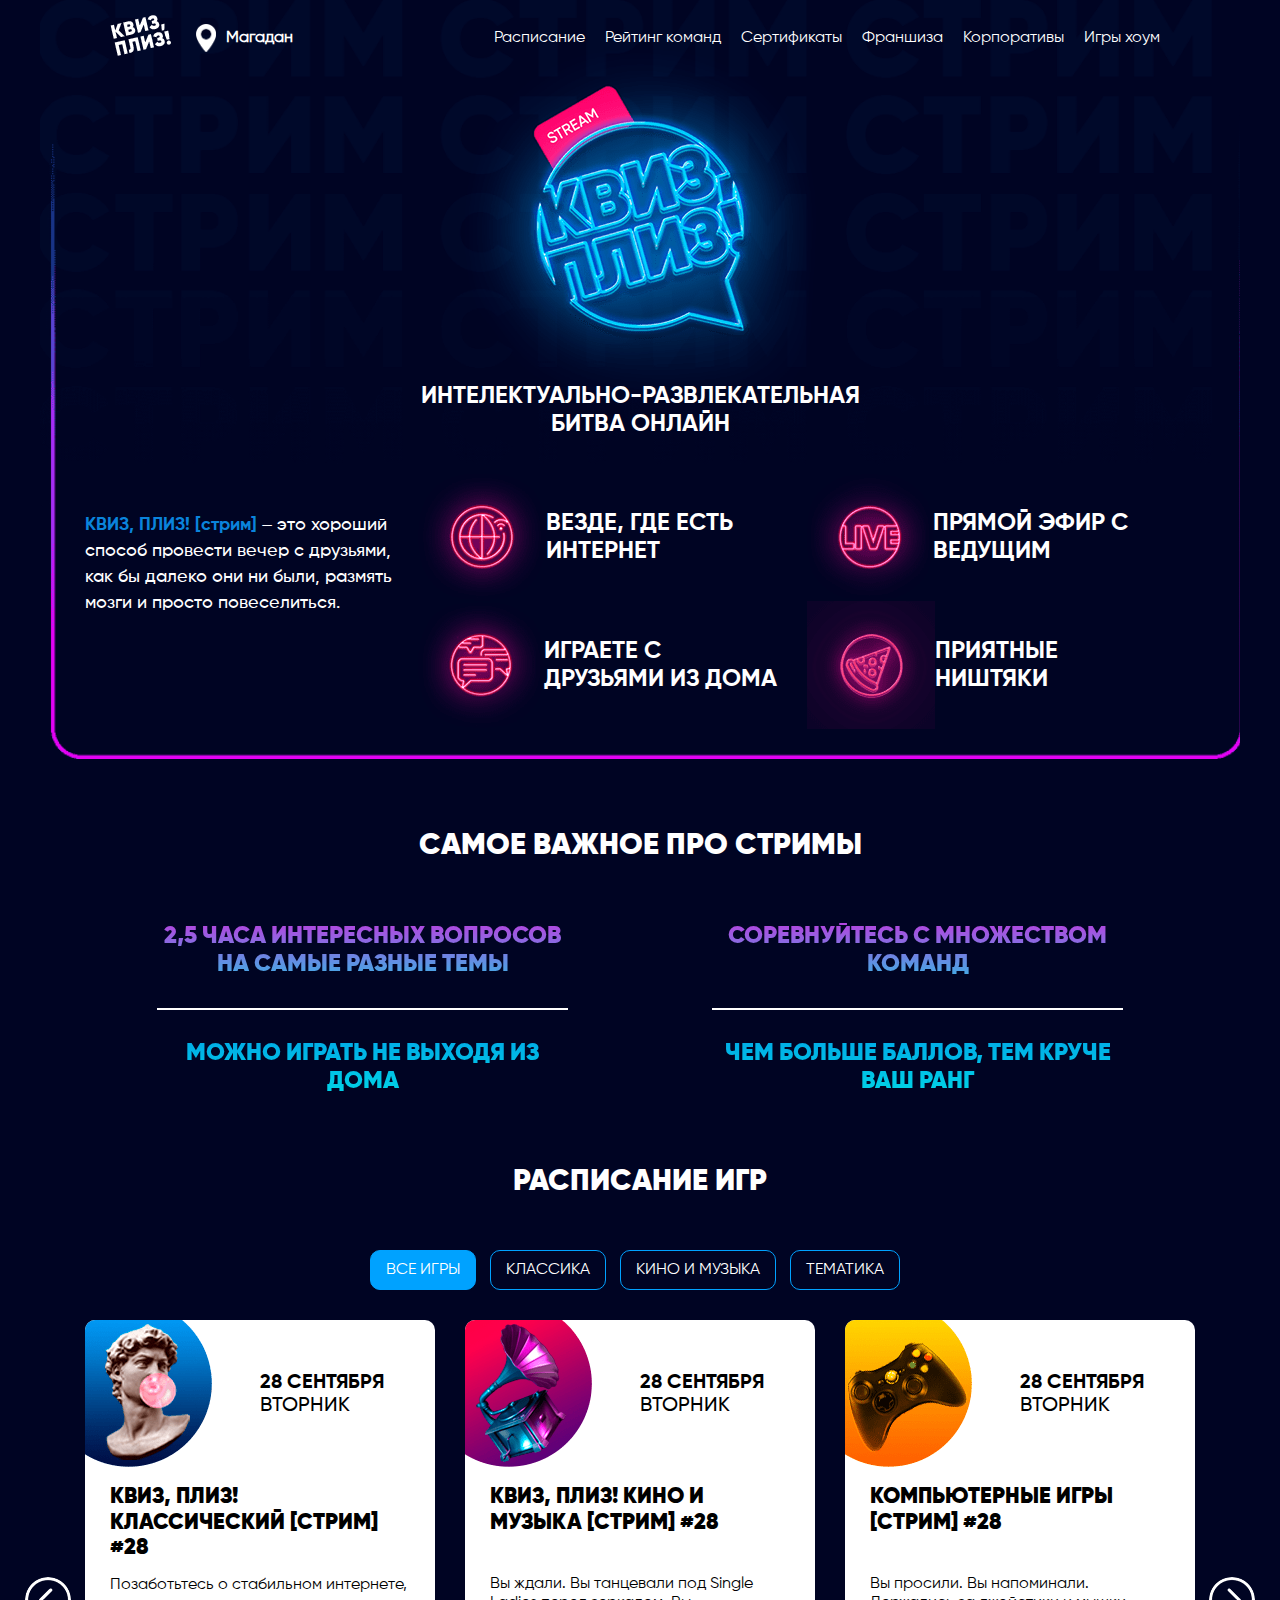
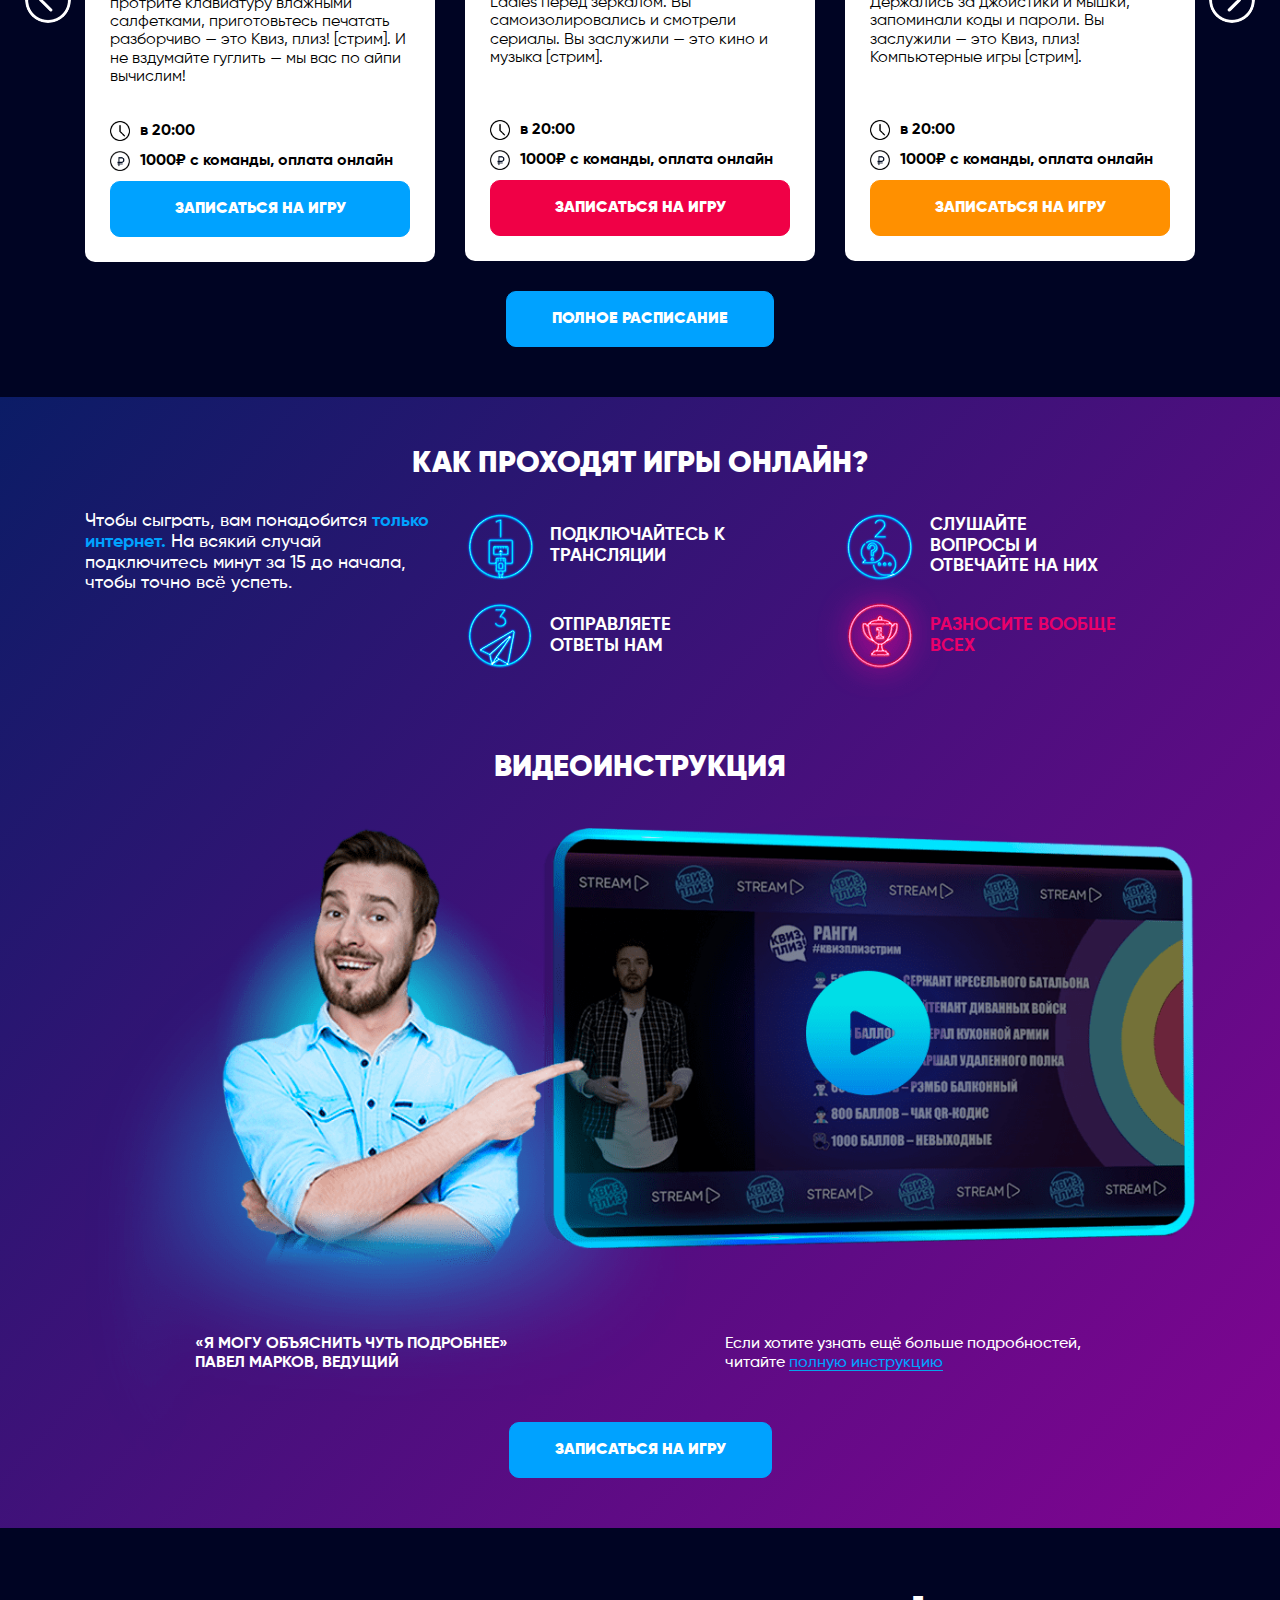
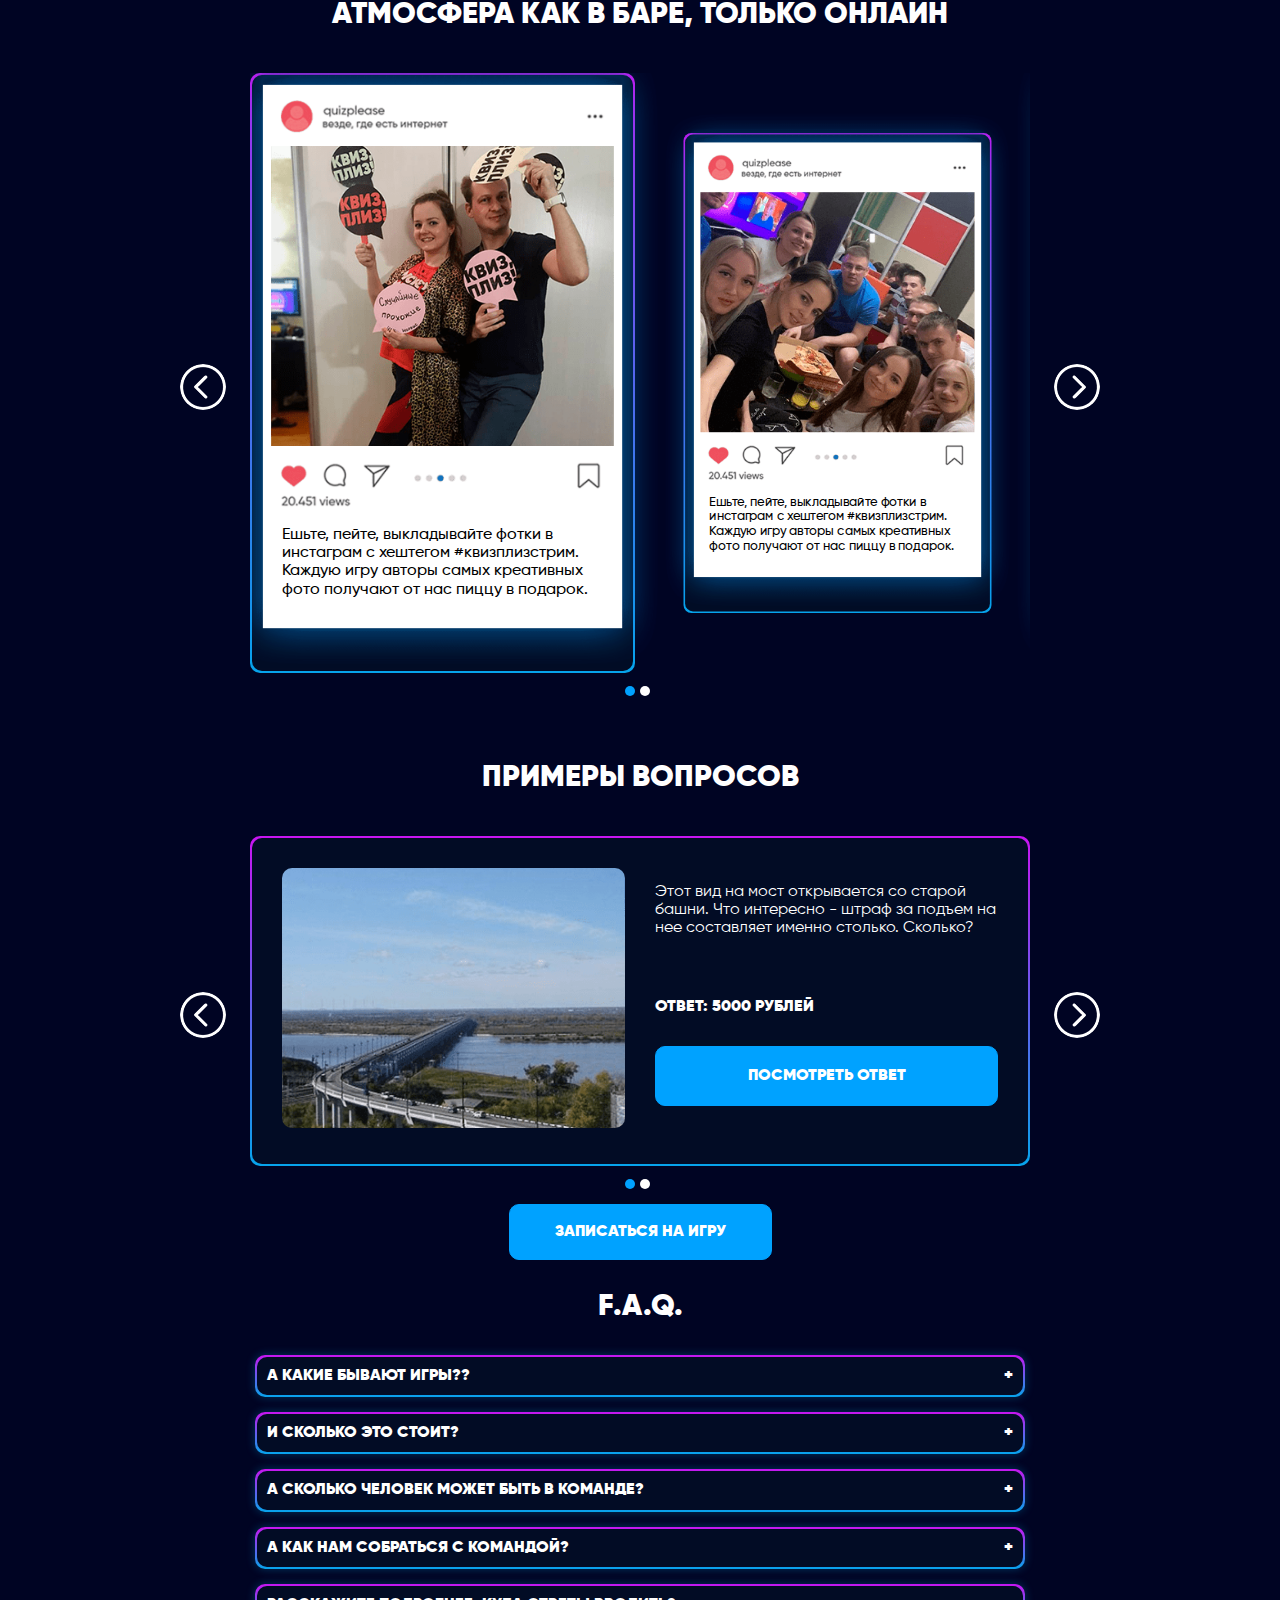
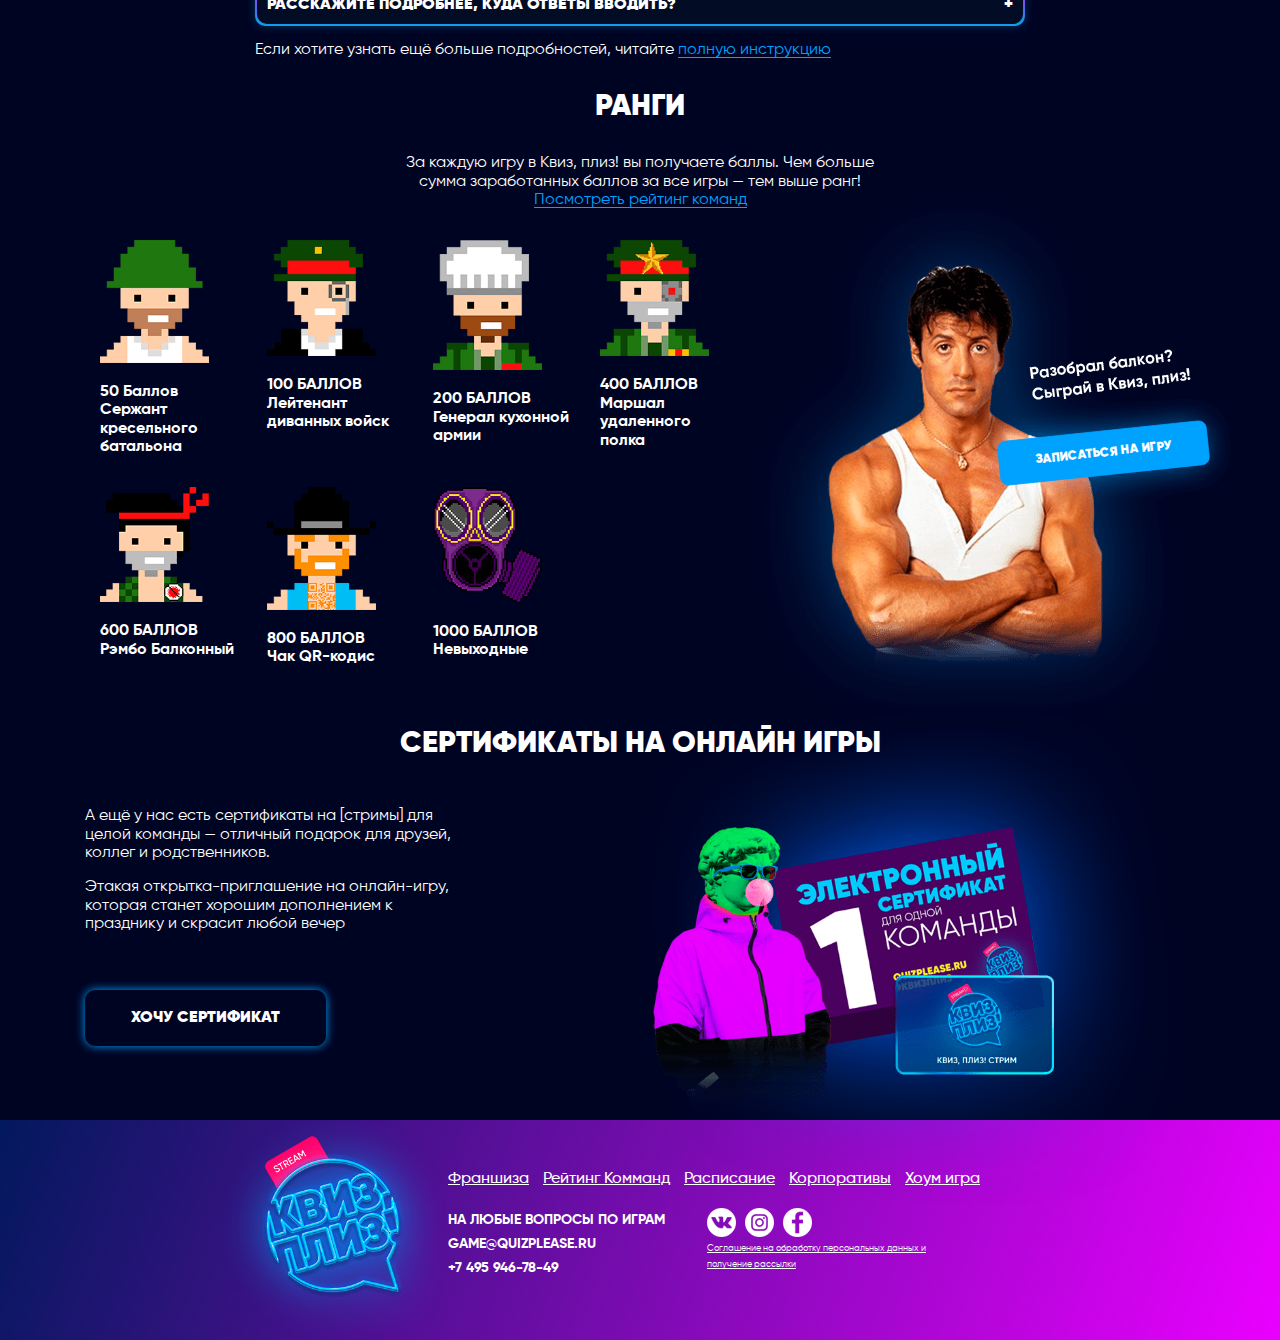
<file: quizplease/index.html>
<!doctype html>

<html lang="ru">

<head>

    <meta charset="UTF-8">

    <meta name="viewport"
          content="width=device-width, user-scalable=no, initial-scale=1.0, maximum-scale=1.0, minimum-scale=1.0">

    <meta http-equiv="X-UA-Compatible" content="ie=edge">

    <title>Квиз, плиз! — интеллектуально-развлекательная битва</title>

<!--    <link href="https://fonts.googleapis.com/css?family=Roboto&display=swap" rel="stylesheet">-->

    <meta property="og:url" content="quizplease.ru"/>

    <meta property="og:description" content="Интеллектуально-развлекательная битва Квиз, плиз!"/>

    <meta property="og:title" content="Квиз, плиз!"/>

    <meta property="vk:image" content="https://quizplease.ru/img/kviz_eto.jpg"/>

    <meta property="og:image" content="https://quizplease.ru/img/kviz_eto.jpg"/>

    <meta name="msapplication-TileImage" content="/ms-icon-144x144.png">

    <meta name="theme-color" content="#ffffff">

    <meta name="msapplication-TileColor" content="#ffffff">

    <link rel="apple-touch-icon" sizes="57x57" href="https://quizplease.ru/apple-icon-57x57.png">

    <link rel="apple-touch-icon" sizes="60x60" href="https://quizplease.ru/apple-icon-60x60.png">

    <link rel="apple-touch-icon" sizes="72x72" href="https://quizplease.ru/apple-icon-72x72.png">

    <link rel="apple-touch-icon" sizes="76x76" href="https://quizplease.ru/apple-icon-76x76.png">

    <link rel="apple-touch-icon" sizes="114x114" href="https://quizplease.ru/apple-icon-114x114.png">

    <link rel="apple-touch-icon" sizes="120x120" href="https://quizplease.ru/apple-icon-120x120.png">

    <link rel="apple-touch-icon" sizes="144x144" href="https://quizplease.ru/apple-icon-144x144.png">

    <link rel="apple-touch-icon" sizes="152x152" href="https://quizplease.ru/apple-icon-152x152.png">

    <link rel="apple-touch-icon" sizes="180x180" href="https://quizplease.ru/apple-icon-180x180.png">

    <link rel="icon" type="image/png" sizes="192x192" href="https://quizplease.ru/android-icon-192x192.png">

    <link rel="icon" type="image/png" sizes="32x32" href="https://quizplease.ru/favicon-32x32.png">

    <link rel="icon" type="image/png" sizes="96x96" href="https://quizplease.ru/favicon-96x96.png">

    <link rel="icon" type="image/png" sizes="16x16" href="https://quizplease.ru/favicon-16x16.png">

    <link rel="stylesheet" href="css/normalize.css">

    <link rel="stylesheet" href="libs/owl/assets/owl.carousel.min.css">

    <link rel="stylesheet" href="libs/owl/assets/owl.theme.default.min.css">

    <link rel="stylesheet" href="css/style.min.css">

    <!--  FIXME Убрать перед деплоем  -->

    <meta name="google-site-verification" content="CB9ieMDzIHTMBSWUpTPA8vWkjGZ4FEyU_zMkgbM08Jg" />

    <meta property="robots" content="noindex, nofollow"/>

</head>

<body>

<header id="header">

    <div class="container">

        <div class="container-navbar">

            <div class="logo">
                <img src="./images/logo.png" alt="Квиз, плиз!" title="Квиз, плиз!" class="logo-img">
            </div>

            <div class="header-region">
                <div class="city-drop-main">

                    <div class="city-drop-tog">

                        <img src="./images/location.png" alt="Квиз, плиз! в твоем городе!" class="location-icon">

                        <div class="city-drop-text">Магадан</div>

                    </div>

                    <nav class="main-city-droplist">

                        <div class="h3-city-drop">В Квиз, плиз! можно поиграть в 14 странах и 111 городах</div>

                        <div class="city-grid">

                            <div class="city-droplist-column">
                                <ul>
                                    <li class="h4 h4-mb6">Россия</li>
                                    <li class="" data-slug="mgdn">
                                        <a class="city-droplink w-dropdown-link" href="https://mgdn.quizplease.ru">
                                            Магадан
                                        </a>
                                    </li>
                                    <li data-slug="almet">
                                        <a class="city-droplink w-dropdown-link"
                                           href="https://almet.quizplease.ru">Альметьевск</a>
                                    </li>
                                    <li data-slug="bal">
                                        <a class="city-droplink w-dropdown-link"
                                           href="https://bal.quizplease.ru">Балаково</a>
                                    </li>
                                    <li data-slug="brn">
                                        <a class="city-droplink w-dropdown-link"
                                           href="https://brn.quizplease.ru">Барнаул</a>
                                    </li>
                                    <li data-slug="biysk">
                                        <a class="city-droplink w-dropdown-link"
                                           href="https://biysk.quizplease.ru">Бийск</a>
                                    </li>
                                    <li data-slug="blg">
                                        <a class="city-droplink w-dropdown-link"
                                           href="https://blg.quizplease.ru">Благовещенск</a>
                                    </li>
                                    <li data-slug="vdk">
                                        <a class="city-droplink w-dropdown-link"
                                           href="https://vdk.quizplease.ru">Владивосток</a>
                                    </li>
                                    <li data-slug="vldz">
                                        <a class="city-droplink w-dropdown-link"
                                           href="https://vldz.quizplease.ru">Владикавказ</a>
                                    </li>
                                    <li data-slug="vld">
                                        <a class="city-droplink w-dropdown-link"
                                           href="https://vld.quizplease.ru">Владимир</a></li>
                                    <li data-slug="vlg"><a class="city-droplink w-dropdown-link"
                                                           href="https://vlg.quizplease.ru">Волгоград</a></li>
                                    <li data-slug="vdonsk"><a class="city-droplink w-dropdown-link"
                                                              href="https://vdonsk.quizplease.ru">Волгодонск</a></li>
                                    <li data-slug="vlz"><a class="city-droplink w-dropdown-link"
                                                           href="https://vlz.quizplease.ru">Волжский</a></li>
                                    <li data-slug="vrn"><a class="city-droplink w-dropdown-link"
                                                           href="https://vrn.quizplease.ru">Воронеж</a></li>
                                    <li data-slug="vtk"><a class="city-droplink w-dropdown-link"
                                                           href="https://vtk.quizplease.ru">Воткинск</a></li>
                                    <li data-slug="galt"><a class="city-droplink w-dropdown-link"
                                                            href="https://galt.quizplease.ru">Горно-Алтайск</a></li>
                                    <li data-slug="dzr"><a class="city-droplink w-dropdown-link"
                                                           href="https://dzr.quizplease.ru">Дзержинск</a></li>
                                    <li data-slug="ekb"><a class="city-droplink w-dropdown-link"
                                                           href="https://ekb.quizplease.ru">Екатеринбург</a></li>
                                    <li data-slug="essentuki"><a class="city-droplink w-dropdown-link"
                                                                 href="https://essentuki.quizplease.ru">Ессентуки</a>
                                    </li>
                                    <li data-slug="ivanovo"><a class="city-droplink w-dropdown-link"
                                                               href="https://ivanovo.quizplease.ru">Иваново</a></li>
                                    <li data-slug="izh"><a class="city-droplink w-dropdown-link"
                                                           href="https://izh.quizplease.ru">Ижевск</a></li>
                                    <li data-slug="irk"><a class="city-droplink w-dropdown-link"
                                                           href="https://irk.quizplease.ru">Иркутск</a></li>
                                    <li data-slug="yo"><a class="city-droplink w-dropdown-link"
                                                          href="https://yo.quizplease.ru">Йошкар-Ола</a></li>
                                    <li data-slug="kzn"><a class="city-droplink w-dropdown-link"
                                                           href="https://kzn.quizplease.ru">Казань</a></li>
                                    <li data-slug="kgd"><a class="city-droplink w-dropdown-link"
                                                           href="https://kgd.quizplease.ru">Калининград</a></li>
                                    <li data-slug="klg"><a class="city-droplink w-dropdown-link"
                                                           href="https://klg.quizplease.ru">Калуга</a></li>
                                    <li data-slug="kem"><a class="city-droplink w-dropdown-link"
                                                           href="https://kem.quizplease.ru">Кемерово</a></li>
                                    <li data-slug="kirov"><a class="city-droplink w-dropdown-link"
                                                             href="https://kirov.quizplease.ru">Киров</a></li>
                                    <li data-slug="klin"><a class="city-droplink w-dropdown-link"
                                                            href="https://klin.quizplease.ru">Клин</a></li>
                                    <li data-slug="kms"><a class="city-droplink w-dropdown-link"
                                                           href="https://kms.quizplease.ru">Комсомольск-на-Амуре</a>
                                    </li>
                                    <li data-slug="krs"><a class="city-droplink w-dropdown-link"
                                                           href="https://krs.quizplease.ru">Красноярск</a></li>
                                    <li data-slug="kgn"><a class="city-droplink w-dropdown-link"
                                                           href="https://kgn.quizplease.ru">Курган</a></li>
                                    <li data-slug="lip"><a class="city-droplink w-dropdown-link"
                                                           href="https://lip.quizplease.ru">Липецк</a></li>
                                    <li data-slug="moscow"><a class="city-droplink w-dropdown-link"
                                                              href="https://moscow.quizplease.ru">Москва</a></li>
                                    <li data-slug="chelny"><a class="city-droplink w-dropdown-link"
                                                              href="https://chelny.quizplease.ru">Набережные Челны</a>
                                    </li>
                                    <li data-slug="nhk"><a class="city-droplink w-dropdown-link"
                                                           href="https://nhk.quizplease.ru">Находка</a></li>
                                    <li data-slug="nef"><a class="city-droplink w-dropdown-link"
                                                           href="https://nef.quizplease.ru">Нефтекамск</a></li>
                                    <li data-slug="nk"><a class="city-droplink w-dropdown-link"
                                                          href="https://nk.quizplease.ru">Нижнекамск</a></li>
                                    <li data-slug="nn"><a class="city-droplink w-dropdown-link"
                                                          href="https://nn.quizplease.ru">Нижний Новгород</a></li>
                                    <li data-slug="novokuznetsk"><a class="city-droplink w-dropdown-link"
                                                                    href="https://novokuznetsk.quizplease.ru">Новокузнецк</a>
                                    </li>
                                    <li data-slug="nmsk"><a class="city-droplink w-dropdown-link"
                                                            href="https://nmsk.quizplease.ru">Новомосковск</a></li>
                                    <li data-slug="nsk"><a class="city-droplink w-dropdown-link"
                                                           href="https://nsk.quizplease.ru">Новосибирск</a></li>
                                    <li data-slug="nur"><a class="city-droplink w-dropdown-link"
                                                           href="https://nur.quizplease.ru">Новый Уренгой</a></li>
                                    <li data-slug="obn"><a class="city-droplink w-dropdown-link"
                                                           href="https://obn.quizplease.ru">Обнинск</a></li>
                                    <li data-slug="okt"><a class="city-droplink w-dropdown-link"
                                                           href="https://okt.quizplease.ru">Октябрьский</a></li>
                                    <li data-slug="omsk"><a class="city-droplink w-dropdown-link"
                                                            href="https://omsk.quizplease.ru">Омск</a></li>
                                    <li data-slug="orenburg"><a class="city-droplink w-dropdown-link"
                                                                href="https://orenburg.quizplease.ru">Оренбург</a></li>
                                    <li data-slug="penza"><a class="city-droplink w-dropdown-link"
                                                             href="https://penza.quizplease.ru">Пенза</a></li>
                                    <li data-slug="perm"><a class="city-droplink w-dropdown-link"
                                                            href="https://perm.quizplease.ru">Пермь</a></li>
                                    <li data-slug="ptz"><a class="city-droplink w-dropdown-link"
                                                           href="https://ptz.quizplease.ru">Петрозаводск</a></li>
                                    <li data-slug="pk"><a class="city-droplink w-dropdown-link"
                                                          href="https://pk.quizplease.ru">Петропавловск-Камчатский</a>
                                    </li>
                                    <li data-slug="pskov"><a class="city-droplink w-dropdown-link"
                                                             href="https://pskov.quizplease.ru">Псков</a></li>
                                    <li data-slug="pyatigorsk"><a class="city-droplink w-dropdown-link"
                                                                  href="https://pyatigorsk.quizplease.ru">Пятигорск</a>
                                    </li>
                                    <li data-slug="rostov"><a class="city-droplink w-dropdown-link"
                                                              href="https://rostov.quizplease.ru">Ростов-на-Дону</a>
                                    </li>
                                    <li data-slug="smr"><a class="city-droplink w-dropdown-link"
                                                           href="https://smr.quizplease.ru">Самара</a></li>
                                    <li data-slug="spb"><a class="city-droplink w-dropdown-link"
                                                           href="https://spb.quizplease.ru">Санкт-Петербург</a></li>
                                    <li data-slug="saratov"><a class="city-droplink w-dropdown-link"
                                                               href="https://saratov.quizplease.ru">Саратов</a></li>
                                    <li data-slug="stav"><a class="city-droplink w-dropdown-link"
                                                            href="https://stav.quizplease.ru">Ставрополь</a></li>
                                    <li data-slug="str"><a class="city-droplink w-dropdown-link"
                                                           href="https://str.quizplease.ru">Стерлитамак</a></li>
                                    <li data-slug="sur"><a class="city-droplink w-dropdown-link"
                                                           href="https://sur.quizplease.ru">Сургут</a></li>
                                    <li data-slug="sktv"><a class="city-droplink w-dropdown-link"
                                                            href="https://sktv.quizplease.ru">Сыктывкар</a></li>
                                    <li data-slug="tagan"><a class="city-droplink w-dropdown-link"
                                                             href="https://tagan.quizplease.ru">Таганрог</a></li>
                                    <li data-slug="tmb"><a class="city-droplink w-dropdown-link"
                                                           href="https://tmb.quizplease.ru">Тамбов</a></li>
                                    <li data-slug="tlt"><a class="city-droplink w-dropdown-link"
                                                           href="https://tlt.quizplease.ru">Тольятти</a></li>
                                    <li data-slug="tomsk"><a class="city-droplink w-dropdown-link"
                                                             href="https://tomsk.quizplease.ru">Томск</a></li>
                                    <li data-slug="tmz"><a class="city-droplink w-dropdown-link"
                                                           href="https://tmz.quizplease.ru">Туймазы</a></li>
                                    <li data-slug="tula"><a class="city-droplink w-dropdown-link"
                                                            href="https://tula.quizplease.ru">Тула</a></li>
                                    <li data-slug="tmn"><a class="city-droplink w-dropdown-link"
                                                           href="https://tmn.quizplease.ru">Тюмень</a></li>
                                    <li data-slug="uss"><a class="city-droplink w-dropdown-link"
                                                           href="https://uss.quizplease.ru">Уссурийск</a></li>
                                    <li data-slug="ufa"><a class="city-droplink w-dropdown-link"
                                                           href="https://ufa.quizplease.ru">Уфа</a></li>
                                    <li data-slug="khv"><a class="city-droplink w-dropdown-link"
                                                           href="https://khv.quizplease.ru">Хабаровск</a></li>
                                    <li data-slug="cheb"><a class="city-droplink w-dropdown-link"
                                                            href="https://cheb.quizplease.ru">Чебоксары</a></li>
                                    <li data-slug="che"><a class="city-droplink w-dropdown-link"
                                                           href="https://che.quizplease.ru">Челябинск</a></li>
                                    <li data-slug="chita"><a class="city-droplink w-dropdown-link"
                                                             href="https://chita.quizplease.ru">Чита</a></li>
                                    <li data-slug="shahty"><a class="city-droplink w-dropdown-link"
                                                              href="https://shahty.quizplease.ru">Шахты</a></li>
                                    <li data-slug="eng"><a class="city-droplink w-dropdown-link"
                                                           href="https://eng.quizplease.ru">Энгельс</a></li>
                                    <li data-slug="sakh"><a class="city-droplink w-dropdown-link"
                                                            href="https://sakh.quizplease.ru">Южно-Сахалинск</a></li>
                                    <li data-slug="yar"><a class="city-droplink w-dropdown-link"
                                                           href="https://yar.quizplease.ru">Ярославль</a></li>
                                    <li class="city-droplink w-dropdown-link"
                                        style="font-weight:100; font-style: italic;">
                                        Республика Крым
                                    </li>
                                    <li data-slug="svs"><a class="city-droplink w-dropdown-link"
                                                           href="https://svs.quizplease.ru">Севастополь</a></li>
                                    <li data-slug="simf"><a class="city-droplink w-dropdown-link"
                                                            href="https://simf.quizplease.ru">Симферополь</a></li>
                                    <li class="h4 h4-mb6">Беларусь</li>
                                    <li data-slug="brest"><a class="city-droplink w-dropdown-link"
                                                             href="https://brest.quizplease.ru">Брест</a></li>
                                    <li data-slug="minsk"><a class="city-droplink w-dropdown-link"
                                                             href="https://minsk.quizplease.ru">Минск</a></li>
                                    <li class="h4 h4-mb6">Великобритания</li>
                                    <li data-slug="lnd"><a class="city-droplink w-dropdown-link"
                                                           href="https://lnd.quizplease.ru">Лондон</a></li>
                                    <li class="h4 h4-mb6">Германия</li>
                                    <li data-slug="berlin"><a class="city-droplink w-dropdown-link"
                                                              href="https://berlin.quizplease.ru">Берлин</a></li>
                                    <li class="h4 h4-mb6">Израиль</li>
                                    <li data-slug="beer"><a class="city-droplink w-dropdown-link"
                                                            href="https://beer.quizplease.ru">Беэр-Шева</a></li>
                                    <li data-slug="jrs"><a class="city-droplink w-dropdown-link"
                                                           href="https://jrs.quizplease.ru">Иерусалим</a></li>
                                    <li data-slug="tlv"><a class="city-droplink w-dropdown-link"
                                                           href="https://tlv.quizplease.ru">Тель-Авив</a></li>
                                    <li data-slug="haifa"><a class="city-droplink w-dropdown-link"
                                                             href="https://haifa.quizplease.ru">Хайфа</a></li>
                                    <li class="h4 h4-mb6">Казахстан</li>
                                    <li data-slug="aktau"><a class="city-droplink w-dropdown-link"
                                                             href="https://aktau.quizplease.ru">Актау</a></li>
                                    <li data-slug="aktobe"><a class="city-droplink w-dropdown-link"
                                                              href="https://aktobe.quizplease.ru">Актобе</a></li>
                                    <li data-slug="almaty"><a class="city-droplink w-dropdown-link"
                                                              href="https://almaty.quizplease.ru">Алматы</a></li>
                                    <li data-slug="atyrau"><a class="city-droplink w-dropdown-link"
                                                              href="https://atyrau.quizplease.ru">Атырау</a></li>
                                    <li data-slug="krg"><a class="city-droplink w-dropdown-link"
                                                           href="https://krg.quizplease.ru">Караганда</a></li>
                                    <li data-slug="ns"><a class="city-droplink w-dropdown-link"
                                                          href="https://ns.quizplease.ru">Нур-Султан (Астана) </a></li>
                                    <li data-slug="pvl"><a class="city-droplink w-dropdown-link"
                                                           href="https://pvl.quizplease.ru">Павлодар</a></li>
                                    <li data-slug="ridder"><a class="city-droplink w-dropdown-link"
                                                              href="https://ridder.quizplease.ru">Риддер</a></li>
                                    <li data-slug="semey"><a class="city-droplink w-dropdown-link"
                                                             href="https://semey.quizplease.ru">Семей</a></li>
                                    <li data-slug="tmr"><a class="city-droplink w-dropdown-link"
                                                           href="https://tmr.quizplease.ru">Темиртау</a></li>
                                    <li data-slug="uralsk"><a class="city-droplink w-dropdown-link"
                                                              href="https://uralsk.quizplease.ru">Уральск</a></li>
                                    <li data-slug="ukg"><a class="city-droplink w-dropdown-link"
                                                           href="https://ukg.quizplease.ru">Усть-Каменогорск</a></li>
                                    <li data-slug="shymkent"><a class="city-droplink w-dropdown-link"
                                                                href="https://shymkent.quizplease.ru">Шымкент</a></li>
                                    <li class="h4 h4-mb6">Канада</li>
                                    <li data-slug="gta"><a class="city-droplink w-dropdown-link"
                                                           href="https://gta.quizplease.ru">Торонто</a></li>
                                    <li class="h4 h4-mb6">Кипр</li>
                                    <li data-slug="lms"><a class="city-droplink w-dropdown-link"
                                                           href="https://lms.quizplease.ru">Лимассол</a></li>
                                    <li class="h4 h4-mb6">Киргизия</li>
                                    <li data-slug="bishkek"><a class="city-droplink w-dropdown-link"
                                                               href="https://bishkek.quizplease.ru">Бишкек</a></li>
                                    <li class="h4 h4-mb6">Китай</li>
                                    <li data-slug="bj"><a class="city-droplink w-dropdown-link"
                                                          href="https://bj.quizplease.ru">Пекин</a></li>
                                    <li data-slug="shanghai"><a class="city-droplink w-dropdown-link"
                                                                href="https://shanghai.quizplease.ru">Шанхай</a></li>
                                    <li class="h4 h4-mb6">Латвия</li>
                                    <li data-slug="riga"><a class="city-droplink w-dropdown-link"
                                                            href="https://riga.quizplease.ru">Рига</a></li>
                                    <li class="h4 h4-mb6">США</li>
                                    <li data-slug="boston"><a class="city-droplink w-dropdown-link"
                                                              href="https://boston.quizplease.ru">Бостон</a></li>
                                    <li data-slug="nyc"><a class="city-droplink w-dropdown-link"
                                                           href="https://nyc.quizplease.ru">Нью-Йорк</a></li>
                                    <li data-slug="phi"><a class="city-droplink w-dropdown-link"
                                                           href="https://phi.quizplease.ru">Филадельфия</a></li>
                                    <li class="h4 h4-mb6">Узбекистан</li>
                                    <li data-slug="tashkent"><a class="city-droplink w-dropdown-link"
                                                                href="https://tashkent.quizplease.ru">Ташкент</a></li>
                                    <li class="h4 h4-mb6">Фиджи</li>
                                    <li data-slug="suva"><a class="city-droplink w-dropdown-link"
                                                            href="https://suva.quizplease.ru">Сува</a></li>
                                </ul>
                            </div>
                        </div>

                    </nav>

                </div>
            </div>

            <div class="hamburger-menu">

                <img src="./images/bars.png" alt="Меню" class="hamburger-menu-icon">

            </div>

            <nav role="navigation" class="menu-navbar">

                <a href="/schedule" class="link-navbar">

                    <div>Расписание</div>

                </a>

                <a href="/rating" class="link-navbar">

                    <div>Рейтинг команд</div>

                </a>

                <a href="/certificates" class="link-navbar">

                    <div>Сертификаты</div>

                </a>


                <a href="/certificates" class="link-navbar">

                    <div>Франшиза</div>

                </a>

                <a href="/certificates" class="link-navbar">

                    <div>Корпоративы</div>

                </a>

                <a href="/certificates" class="link-navbar">

                    <div>Игры хоум</div>

                </a>


            </nav>

        </div>

    </div>

</header>

<main id="main">

    <section class="first-screen">

        <img src="./images/logo_neon.png" alt="Интеллектуально-развлекательная битва Квиз, плиз!"
             title="Интеллектуально-развлекательная битва Квиз, плиз!" class="logo-neon">

        <div class="subtitle">

            Интелектуально-Развлекательная Битва Онлайн

        </div>

        <div class="container">

            <div class="row">

                <div class="col-lg-12 first-screen-bottom">

                    <div class="description">

                        <div class="main-title">

                            КВИЗ, ПЛИЗ! [стрим]

                        </div>

                        <div class="hide-sm">

                            —

                        </div>

                        <div class="content">

                            это хороший способ провести вечер с друзьями, как бы далеко они ни были, размять мозги и
                            просто
                            повеселиться.

                        </div>

                    </div>

                    <div class="icons">

                        <div class="icon">

                            <img src="./images/icon_online.png" alt="Везде, где есть интернет"
                                 title="Везде, где есть интернет">

                            <div class="icon-text">

                                Везде, где есть интернет

                            </div>

                        </div>

                        <div class="icon">

                            <img src="./images/icon_live.png" alt="Прямой эфир с ведущим" title="Прямой эфир с ведущим">

                            <div class="icon-text">

                                Прямой эфир с ведущим

                            </div>

                        </div>

                        <div class="icon">

                            <img src="./images/icon_chatt.png" alt="Играете с друзьями из дома"
                                 title="Играете с друзьями из дома">

                            <div class="icon-text">

                                Играете с друзьями из дома

                            </div>

                        </div>

                        <div class="icon hide-sm">

                            <img src="./images/icon_pizza.png" alt="Приятные ништяки" title="Приятные ништяки">

                            <div class="icon-text">

                                Приятные ништяки

                            </div>

                        </div>

                    </div>

                </div>

            </div>

        </div>

    </section>

    <section class="most-important-screen">
        <div class="container">
            <div class="row">
                <div class="col-12">
                    <div class="title hide-sm">

                        Самое важное про стримы

                    </div>

                    <div class="description">

                        <div class="item item1">

                            2,5 часа интересных вопросов на самые разные темы

                        </div>

                        <div class="item item2">

                            Соревнуйтесь с множеством команд

                        </div>

                        <div class="item item3">

                            Можно играть не выходя из дома

                        </div>

                        <div class="item item4">

                            Чем больше баллов, тем круче ваш ранг

                        </div>

                    </div>

                </div>
            </div>
        </div>


        <div class="only-sm">

            <img src="./images/mobile_notebook.png" alt="Можно играть не выходя из дома">

        </div>

    </section>

    <section class="schedule">

        <div class="container">

            <div class="row">

                <div class="col-lg-12">

                    <div class="title">

                        Расписание игр

                    </div>

                    <div class="owl-filter-bar">

                        <!-- Для фильтра "Все игры" data-owl-filter="*" -->
                        <button class="owl-filter-bar-item active" data-owl-filter="*">Все игры</button>

                        <!-- Для остальных фильтров data-owl-filter=".class" -->
                        <button class="owl-filter-bar-item" data-owl-filter=".classic">Классика</button>

                        <button class="owl-filter-bar-item" data-owl-filter=".cinema-and-music">Кино и музыка</button>

                        <button class="owl-filter-bar-item" data-owl-filter=".theme">Тематика</button>

                    </div>
                    <div class="schedule-carousel owl-carousel">

                        <div class="carousel-cell classic">

                            <div class="card">
                                <div class="card-header">

                                    <div class="game-image">

                                        <img src="./images/game_1.png" alt="Квиз Плиз! Классика">

                                    </div>

                                    <div class="date">

                                        <div class="game-date-string">28 Сентября</div>

                                        <div class="game-day-string">Вторник</div>

                                    </div>

                                </div>

                                <div class="card-body">

                                    <div class="game-title">

                                        КВИЗ, ПЛИЗ! классический [стрим] #28

                                    </div>

                                    <div class="game-description">

                                        Позаботьтесь о стабильном интернете, протрите клавиатуру влажными салфетками,
                                        приготовьтесь печатать разборчиво — это Квиз, плиз! [стрим]. И не вздумайте
                                        гуглить — мы вас по айпи вычислим!

                                    </div>

                                    <div class="game-meta">

                                        <div class="game-time">

                                            <img src="./images/icon_clock.png" alt="Игра начнется в 20:00">

                                            в 20:00

                                        </div>

                                        <div class="game-money">

                                            <img src="./images/icon_currency.png"
                                                 alt="Стоимость игры в 1000$ с комманды">

                                            1000₽ с команды,
                                            оплата онлайн

                                        </div>

                                    </div>

                                    <div class="game-action">

                                        <a href="#" class="btn btn-primary block">Записаться на игру</a>

                                    </div>

                                </div>

                            </div>

                        </div>

                        <div class="carousel-cell cinema-and-music">

                            <div class="card">

                                <div class="card-header">

                                    <div class="game-image">

                                        <img src="./images/game_2.png" alt="Квиз Плиз! Кино и Музыка">

                                    </div>

                                    <div class="date">

                                        <div class="game-date-string">28 Сентября</div>

                                        <div class="game-day-string">Вторник</div>

                                    </div>

                                </div>

                                <div class="card-body">

                                    <div class="game-title">

                                        КВИЗ, ПЛИЗ! КИНО И МУЗЫКА [стрим] #28

                                    </div>

                                    <div class="game-description">

                                        Вы ждали. Вы танцевали под Single Ladies перед зеркалом. Вы самоизолировались и
                                        смотрели сериалы. Вы заслужили — это кино и музыка [стрим].

                                    </div>

                                    <div class="game-meta">

                                        <div class="game-time">

                                            <img src="./images/icon_clock.png" alt="Игра начнется в 20:00">

                                            в 20:00

                                        </div>

                                        <div class="game-money">

                                            <img src="./images/icon_currency.png"

                                                 alt="Стоимость игры в 1000$ с комманды">

                                            1000₽ с команды,
                                            оплата онлайн

                                        </div>

                                    </div>

                                    <div class="game-action">

                                        <a href="#" class="btn btn-primary block">Записаться на игру</a>

                                    </div>

                                </div>

                            </div>

                        </div>

                        <div class="carousel-cell theme">

                            <div class="card">

                                <div class="card-header">

                                    <div class="game-image">

                                        <img src="./images/game_3.png" alt="Квиз Плиз! Тематика">

                                    </div>

                                    <div class="date">

                                        <div class="game-date-string">28 Сентября</div>

                                        <div class="game-day-string">Вторник</div>

                                    </div>

                                </div>

                                <div class="card-body">

                                    <div class="game-title">

                                        компьютерные игры [стрим] #28

                                    </div>

                                    <div class="game-description">

                                        Вы просили. Вы напоминали. Держались за джойстики и мышки, запоминали коды и
                                        пароли.
                                        Вы заслужили — это Квиз, плиз! Компьютерные игры [стрим].

                                    </div>

                                    <div class="game-meta">

                                        <div class="game-time">

                                            <img src="./images/icon_clock.png" alt="Игра начнется в 20:00">

                                            в 20:00

                                        </div>

                                        <div class="game-money">

                                            <img src="./images/icon_currency.png"
                                                 alt="Стоимость игры в 1000$ с комманды">

                                            1000₽ с команды,
                                            оплата онлайн

                                        </div>

                                    </div>

                                    <div class="game-action">

                                        <a href="#" class="btn btn-primary block">Записаться на игру</a>

                                    </div>

                                </div>

                            </div>


                        </div>

                        <div class="carousel-cell classic">

                            <div class="card">
                                <div class="card-header">

                                    <div class="game-image">

                                        <img src="./images/game_1.png" alt="Квиз Плиз! Классика">

                                    </div>

                                    <div class="date">

                                        <div class="game-date-string">28 Сентября</div>

                                        <div class="game-day-string">Вторник</div>

                                    </div>

                                </div>

                                <div class="card-body">

                                    <div class="game-title">

                                        КВИЗ, ПЛИЗ! классический [стрим] #28

                                    </div>

                                    <div class="game-description">

                                        Позаботьтесь о стабильном интернете, протрите клавиатуру влажными салфетками,
                                        приготовьтесь печатать разборчиво — это Квиз, плиз! [стрим]. И не вздумайте
                                        гуглить — мы вас по айпи вычислим!

                                    </div>

                                    <div class="game-meta">

                                        <div class="game-time">

                                            <img src="./images/icon_clock.png" alt="Игра начнется в 20:00">

                                            в 20:00

                                        </div>

                                        <div class="game-money">

                                            <img src="./images/icon_currency.png"
                                                 alt="Стоимость игры в 1000$ с комманды">

                                            1000₽ с команды,
                                            оплата онлайн

                                        </div>

                                    </div>

                                    <div class="game-action">

                                        <a href="#" class="btn btn-primary block">Записаться на игру</a>

                                    </div>

                                </div>

                            </div>

                        </div>

                        <div class="carousel-cell classic">

                            <div class="card">
                                <div class="card-header">

                                    <div class="game-image">

                                        <img src="./images/game_1.png" alt="Квиз Плиз! Классика">

                                    </div>

                                    <div class="date">

                                        <div class="game-date-string">28 Сентября</div>

                                        <div class="game-day-string">Вторник</div>

                                    </div>

                                </div>

                                <div class="card-body">

                                    <div class="game-title">

                                        КВИЗ, ПЛИЗ! классический [стрим] #28

                                    </div>

                                    <div class="game-description">

                                        Позаботьтесь о стабильном интернете, протрите клавиатуру влажными салфетками,
                                        приготовьтесь печатать разборчиво — это Квиз, плиз! [стрим]. И не вздумайте
                                        гуглить — мы вас по айпи вычислим!

                                    </div>

                                    <div class="game-meta">

                                        <div class="game-time">

                                            <img src="./images/icon_clock.png" alt="Игра начнется в 20:00">

                                            в 20:00

                                        </div>

                                        <div class="game-money">

                                            <img src="./images/icon_currency.png"
                                                 alt="Стоимость игры в 1000$ с комманды">

                                            1000₽ с команды,
                                            оплата онлайн

                                        </div>

                                    </div>

                                    <div class="game-action">

                                        <a href="#" class="btn btn-primary block">Записаться на игру</a>

                                    </div>

                                </div>

                            </div>

                        </div>

                        <div class="carousel-cell theme">

                            <div class="card">

                                <div class="card-header">

                                    <div class="game-image">

                                        <img src="./images/game_3.png" alt="Квиз Плиз! Тематика">

                                    </div>

                                    <div class="date">

                                        <div class="game-date-string">28 Сентября</div>

                                        <div class="game-day-string">Вторник</div>

                                    </div>

                                </div>

                                <div class="card-body">

                                    <div class="game-title">

                                        компьютерные игры [стрим] #28

                                    </div>

                                    <div class="game-description">

                                        Вы просили. Вы напоминали. Держались за джойстики и мышки, запоминали коды и
                                        пароли.
                                        Вы заслужили — это Квиз, плиз! Компьютерные игры [стрим].

                                    </div>

                                    <div class="game-meta">

                                        <div class="game-time">

                                            <img src="./images/icon_clock.png" alt="Игра начнется в 20:00">

                                            в 20:00

                                        </div>

                                        <div class="game-money">

                                            <img src="./images/icon_currency.png"
                                                 alt="Стоимость игры в 1000$ с комманды">

                                            1000₽ с команды,
                                            оплата онлайн

                                        </div>

                                    </div>

                                    <div class="game-action">

                                        <a href="#" class="btn btn-primary block">Записаться на игру</a>

                                    </div>

                                </div>

                            </div>


                        </div>

                        <div class="carousel-cell cinema-and-music">

                            <div class="card">

                                <div class="card-header">

                                    <div class="game-image">

                                        <img src="./images/game_2.png" alt="Квиз Плиз! Кино и Музыка">

                                    </div>

                                    <div class="date">

                                        <div class="game-date-string">28 Сентября</div>

                                        <div class="game-day-string">Вторник</div>

                                    </div>

                                </div>

                                <div class="card-body">

                                    <div class="game-title">

                                        КВИЗ, ПЛИЗ! КИНО И МУЗЫКА [стрим] #28

                                    </div>

                                    <div class="game-description">

                                        Вы ждали. Вы танцевали под Single Ladies перед зеркалом. Вы самоизолировались и
                                        смотрели сериалы. Вы заслужили — это кино и музыка [стрим].

                                    </div>

                                    <div class="game-meta">

                                        <div class="game-time">

                                            <img src="./images/icon_clock.png" alt="Игра начнется в 20:00">

                                            в 20:00

                                        </div>

                                        <div class="game-money">

                                            <img src="./images/icon_currency.png"

                                                 alt="Стоимость игры в 1000$ с комманды">

                                            1000₽ с команды,
                                            оплата онлайн

                                        </div>

                                    </div>

                                    <div class="game-action">

                                        <a href="#" class="btn btn-primary block">Записаться на игру</a>

                                    </div>

                                </div>

                            </div>

                        </div>

                        <div class="carousel-cell theme">

                            <div class="card">

                                <div class="card-header">

                                    <div class="game-image">

                                        <img src="./images/game_3.png" alt="Квиз Плиз! Тематика">

                                    </div>

                                    <div class="date">

                                        <div class="game-date-string">28 Сентября</div>

                                        <div class="game-day-string">Вторник</div>

                                    </div>

                                </div>

                                <div class="card-body">

                                    <div class="game-title">

                                        компьютерные игры [стрим] #28

                                    </div>

                                    <div class="game-description">

                                        Вы просили. Вы напоминали. Держались за джойстики и мышки, запоминали коды и
                                        пароли.
                                        Вы заслужили — это Квиз, плиз! Компьютерные игры [стрим].

                                    </div>

                                    <div class="game-meta">

                                        <div class="game-time">

                                            <img src="./images/icon_clock.png" alt="Игра начнется в 20:00">

                                            в 20:00

                                        </div>

                                        <div class="game-money">

                                            <img src="./images/icon_currency.png"
                                                 alt="Стоимость игры в 1000$ с комманды">

                                            1000₽ с команды,
                                            оплата онлайн

                                        </div>

                                    </div>

                                    <div class="game-action">

                                        <a href="#" class="btn btn-primary block">Записаться на игру</a>

                                    </div>

                                </div>

                            </div>


                        </div>

                        <div class="carousel-cell cinema-and-music">

                            <div class="card">

                                <div class="card-header">

                                    <div class="game-image">

                                        <img src="./images/game_2.png" alt="Квиз Плиз! Кино и Музыка">

                                    </div>

                                    <div class="date">

                                        <div class="game-date-string">28 Сентября</div>

                                        <div class="game-day-string">Вторник</div>

                                    </div>

                                </div>

                                <div class="card-body">

                                    <div class="game-title">

                                        КВИЗ, ПЛИЗ! КИНО И МУЗЫКА [стрим] #28

                                    </div>

                                    <div class="game-description">

                                        Вы ждали. Вы танцевали под Single Ladies перед зеркалом. Вы самоизолировались и
                                        смотрели сериалы. Вы заслужили — это кино и музыка [стрим].

                                    </div>

                                    <div class="game-meta">

                                        <div class="game-time">

                                            <img src="./images/icon_clock.png" alt="Игра начнется в 20:00">

                                            в 20:00

                                        </div>

                                        <div class="game-money">

                                            <img src="./images/icon_currency.png"

                                                 alt="Стоимость игры в 1000$ с комманды">

                                            1000₽ с команды,
                                            оплата онлайн

                                        </div>

                                    </div>

                                    <div class="game-action">

                                        <a href="#" class="btn btn-primary block">Записаться на игру</a>

                                    </div>

                                </div>

                            </div>

                        </div>

                    </div>

                    <div class="text-center">
                        <a href="#" class="btn btn-primary">Полное расписание</a>
                    </div>

                </div>

            </div>

        </div>

    </section>


    <div class="background-gradient">

        <section class="how-to-pass">

            <div class="container">

                <div class="title">
                    Как проходят игры онлайн?
                </div>

                <div class="row">
                    <div class="col-12 col-lg-4">

                        <div class="description">
                            Чтобы сыграть, вам понадобится <span class="blue-marker">только интернет.</span> <span
                                class="hide-sm">На всякий случай подключитесь минут за 15 до начала, чтобы точно всё успеть.</span>
                        </div>

                    </div>

                    <div class="col-12 col-lg-8">

                        <div class="row">

                            <div class="col-6">

                                <div class="htpi">

                                    <div class="how-to-pass-icon">

                                        <img src="./images/online_game_1.png" alt="Подключайтесь к  трансляции">

                                    </div>

                                    <div class="subtitle">

                                        Подключайтесь к трансляции

                                    </div>

                                </div>

                            </div>

                            <div class="col-6">

                                <div class="htpi">

                                    <div class="how-to-pass-icon">

                                        <img src="./images/online_game_2.png" alt="Слушайте вопросы и отвечайте на них">

                                    </div>

                                    <div class="subtitle">

                                        Слушайте вопросы и отвечайте на них

                                    </div>

                                </div>

                            </div>

                            <div class="col-6">

                                <div class="htpi">

                                    <div class="how-to-pass-icon">

                                        <img src="./images/online_game_3.png" alt="Отправляете ответы нам">

                                    </div>

                                    <div class="subtitle">

                                        Отправляете ответы нам

                                    </div>

                                </div>

                            </div>

                            <div class="col-6">

                                <div class="htpi">

                                    <div class="how-to-pass-icon">

                                        <img src="./images/online_game_4.png" alt="Отправляете ответы нам">

                                    </div>

                                    <div class="subtitle pink">

                                        Разносите вообще всех

                                    </div>

                                </div>

                            </div>

                        </div>

                        <div class="subdescription">

                <span class="blue-marker only-sm">

                На всякий случай подключитесь минут за 15 до начала, чтобы точно всё успеть.

                </span>

                        </div>

                    </div>

                </div>

            </div>

        </section>

        <section class="video-instruction">

            <div class="container">

                <div class="row">

                    <div class="col-12">

                        <div class="title">

                            Видеоинструкция

                        </div>

                        <div class="video-instruction-box only-sm">

                            <img src="./images/mobile_video_instruction.png" alt="Видеоинструкция">

                            <div class="text">

                                <div class="first">

                                    «Я могу объяснить чуть подробнее»

                                </div>
                                <div class="author">

                                    Павел Марков, Ведущий

                                </div>

                            </div>

                        </div>

                        <div class="video-instruction-box-lg">

                            <img src="./images/video_instruction.png" alt="">

                        </div>

                        <div class="row">

                            <div class="col-12 col-lg-6">

                                <div class="video-instruction-author hide-sm">

                                    «Я могу объяснить чуть подробнее»
                                    Павел Марков, Ведущий

                                </div>

                            </div>

                            <div class="col-12 col-lg-6">

                                <div class="description">

                                    Если хотите узнать ещё больше подробностей, читайте <a href="#" class="link">полную
                                    инструкцию</a>

                                </div>

                            </div>

                        </div>

                        <div class="video-instruction-btn hide-sm">

                            <a href="#" class="btn btn-primary">Записаться на игру</a>

                        </div>

                    </div>

                </div>

            </div>

        </section>

    </div>

    <section class="atmosphere">

        <div class="container">

            <div class="row">

                <div class="col-12">

                    <div class="title">

                        Атмосфера как в баре, только онлайн

                    </div>

                    <div class="insta-slider-wrap">

                        <img src="./images/icon_like.png" alt="" class="insta-slider-mark">

                        <div class="owl-carousel insta-slider">

                            <div class="slide">

                                <div class="layout">

                                    <img src="./images/insta_box_2.png" alt="" class="insta-box"/>

                                    <div class="insta-post">

                                        <img src="./images/insta_photo_1.png" alt=""/>

                                    </div>

                                    <div class="description">

                                        Ешьте, пейте, выкладывайте фотки в инстаграм с хештегом #квизплизстрим. Каждую
                                        игру
                                        авторы самых
                                        креативных фото получают от нас пиццу в подарок.

                                    </div>

                                </div>

                            </div>

                            <div class="slide">

                                <div class="layout">

                                    <img src="./images/insta_box_2.png" alt="" class="insta-box"/>

                                    <div class="insta-post">

                                        <img src="./images/insta_photo_2.png" alt=""/>

                                    </div>

                                    <div class="description">

                                        Ешьте, пейте, выкладывайте фотки в инстаграм с хештегом #квизплизстрим. Каждую
                                        игру
                                        авторы самых
                                        креативных фото получают от нас пиццу в подарок.

                                    </div>

                                </div>

                            </div>

                            <div class="slide">

                                <div class="layout">

                                    <img src="./images/insta_box_2.png" alt="" class="insta-box"/>

                                    <div class="insta-post">

                                        <img src="./images/insta_photo_1.png" alt=""/>

                                    </div>

                                    <div class="description">

                                        Ешьте, пейте, выкладывайте фотки в инстаграм с хештегом #квизплизстрим. Каждую
                                        игру
                                        авторы самых
                                        креативных фото получают от нас пиццу в подарок.

                                    </div>

                                </div>

                            </div>

                            <div class="slide">

                                <div class="layout">

                                    <img src="./images/insta_box_2.png" alt="" class="insta-box"/>

                                    <div class="insta-post">

                                        <img src="./images/insta_photo_2.png" alt=""/>

                                    </div>

                                    <div class="description">

                                        Ешьте, пейте, выкладывайте фотки в инстаграм с хештегом #квизплизстрим. Каждую
                                        игру
                                        авторы самых
                                        креативных фото получают от нас пиццу в подарок.

                                    </div>

                                </div>

                            </div>

                        </div>

                    </div>

                </div>

            </div>

        </div>

    </section>

    <section class="question-examples">

        <div class="container">

            <div class="row">

                <div class="col-12">


                    <div class="title">Примеры вопросов</div>

                    <div class="description only-sm">

                        Типы вопросов, которые могут вас ждать на играх

                    </div>

                    <div class="owl-carousel question-examples-slider">

                        <div class="slide">

                            <div class="layout">

                                <div class="row">

                                    <div class="col-12 col-lg-6">

                                        <img src="./images/question_img_1.png" class="question-img"/>

                                    </div>
                                    <div class="col-12 col-lg-6">

                                        <div class="question">

                                            Этот вид на мост открывается
                                            со старой башни. Что интересно - штраф за подъем на нее составляет именно
                                            столько.
                                            Сколько?

                                        </div>

                                        <div class="price">

                                            Ответ: 5000 рублей

                                        </div>


                                        <div class="get-answer">

                                            <button class="btn btn-primary">

                                                посмотреть ОТВЕТ

                                            </button>

                                        </div>
                                    </div>

                                </div>


                            </div>

                        </div>

                        <div class="slide">

                            <div class="layout">

                                <div class="row">

                                    <div class="col-12 col-lg-6">

                                        <img src="./images/question_img_1.png" class="question-img"/>

                                    </div>
                                    <div class="col-12 col-lg-6">

                                        <div class="question">

                                            Этот вид на мост открывается
                                            со старой башни. Что интересно - штраф за подъем на нее составляет именно
                                            столько.
                                            Сколько?

                                        </div>

                                        <div class="price">

                                            Ответ: 5000 рублей

                                        </div>


                                        <div class="get-answer">

                                            <button class="btn btn-primary">

                                                посмотреть ОТВЕТ

                                            </button>

                                        </div>
                                    </div>

                                </div>


                            </div>

                        </div>

                    </div>

                    <div class="text-center  hide-sm">
                        <a href="#" class="btn btn-primary">Записаться на игру</a>
                    </div>

                </div>

            </div>

        </div>

    </section>

    <section class="faq">

        <div class="container">

            <div class="row">

                <div class="col-lg-12">

                    <div class="title">F.A.Q.</div>

                    <div class="faq-collapse">

                        <div class="faq-collapse-item">

                            <div class="layout">

                                <div class="question">А какие бывают игры??</div>

                                <div class="answer">Вообще сколько угодно! Хоть один человек, хоть десять, хоть все ваши
                                    друзья,
                                    которые захотят присоединиться.
                                </div>

                            </div>

                        </div>

                        <div class="faq-collapse-item">

                            <div class="layout">

                                <div class="question">И сколько это стоит?</div>

                                <div class="answer">Вообще сколько угодно! Хоть один человек, хоть десять, хоть все ваши
                                    друзья, которые захотят присоединиться.
                                </div>

                            </div>

                        </div>

                        <div class="faq-collapse-item">

                            <div class="layout">

                                <div class="question">

                                    А сколько человек может быть в команде?

                                </div>

                                <div class="answer">

                                    Вообще сколько угодно! Хоть один человек, хоть десять, хоть все ваши друзья, которые
                                    захотят присоединиться.

                                </div>

                            </div>

                        </div>

                        <div class="faq-collapse-item">

                            <div class="layout">

                                <div class="question">

                                    А как нам собраться с командой?

                                </div>

                                <div class="answer">

                                    Вообще сколько угодно! Хоть один человек, хоть десять, хоть все ваши
                                    друзья, которые захотят присоединиться.

                                </div>

                            </div>

                        </div>

                        <div class="faq-collapse-item">

                            <div class="layout">

                                <div class="question">

                                    Расскажите подробнее, куда ответы вводить?

                                </div>

                                <div class="answer">

                                    Вообще сколько угодно! Хоть один человек, хоть десять, хоть все ваши
                                    друзья, которые захотят присоединиться.

                                </div>

                            </div>

                        </div>

                    </div>

                    <div class="description">
                        Если хотите узнать ещё больше подробностей, читайте <a href="#" class="link">полную
                        инструкцию</a>
                    </div>

                </div>

            </div>

        </div>

    </section>

    <section class="rankes">

        <div class="container">

            <div class="row">

                <div class="col-lg-12">

                    <div class="title">Ранги</div>

                    <div class="description">

                        За каждую игру в Квиз, плиз! вы получаете
                        баллы. Чем больше сумма заработанных
                        баллов за все игры — тем выше ранг!
                        <a href="#" class="link">Посмотреть рейтинг команд</a>

                    </div>

                </div>

            </div>

            <div class="row rankes-grid">

                <div class="col-4 col-lg-3">

                    <div class="rank">

                        <img src="./images/rankes_sergeant_new.png" alt="Сержант кресельного батальона">

                        <div class="points">50 Баллов</div>

                        <div class="rank-description">

                            Сержант кресельного батальона

                        </div>

                    </div>

                </div>

                <div class="col-4 col-lg-3">

                    <div class="rank">

                        <img src="./images/rankes_lieutenant_new.png" alt="Лейтенант диванных войск">

                        <div class="points">100 БАЛЛОВ</div>

                        <div class="rank-description">

                            Лейтенант диванных войск

                        </div>

                    </div>

                </div>

                <div class="col-4 col-lg-3">

                    <div class="rank">

                        <img src="./images/rankes_General_new.png" alt="Генерал кухонной армии">

                        <div class="points">200 БАЛЛОВ</div>

                        <div class="rank-description">

                            Генерал кухонной армии

                        </div>

                    </div>

                </div>

                <div class="col-4 col-lg-3">

                    <div class="rank">

                        <img src="./images/rankes_marshal.png" alt="Маршал удаленного полка">

                        <div class="points">400 БАЛЛОВ</div>

                        <div class="rank-description">

                            Маршал удаленного полка

                        </div>

                    </div>

                </div>

                <div class="col-4 col-lg-3">

                    <div class="rank">

                        <img src="./images/rankes_rambo_new.png" alt="Рэмбо Балконный">

                        <div class="points">600 БАЛЛОВ</div>

                        <div class="rank-description">

                            Рэмбо Балконный

                        </div>

                    </div>

                </div>

                <div class="col-4 col-lg-3">

                    <div class="rank">

                        <img src="./images/rankes_chuck_new.png" alt="Чак QR-кодис">

                        <div class="points">800 БАЛЛОВ</div>

                        <div class="rank-description">

                            Чак QR-кодис

                        </div>

                    </div>

                </div>

                <div class="col-4 col-lg-3">

                    <div class="rank">

                        <img src="./images/rankes_neviezd.png" alt="Невыходные">

                        <div class="points">1000 БАЛЛОВ</div>

                        <div class="rank-description">

                            Невыходные

                        </div>

                    </div>

                </div>

                <div class="stalonne-wrap hide-sm">

                    <a href="#" class="btn btn-primary">Записаться на игру</a>

                </div>

            </div>
        </div>


    </section>

    <section class="certificates">

        <div class="container">

            <div class="row">

                <div class="col-lg-12">

                    <div class="title">Сертификаты на онлайн игры</div>

                    <div class="description">

                        <p>

                            А ещё у нас есть сертификаты на [стримы] для целой команды — отличный подарок для друзей,
                            коллег и родственников.

                        </p>

                        <p>

                            Этакая открытка-приглашение на онлайн-игру, которая станет хорошим дополнением к празднику и
                            скрасит любой вечер

                        </p>

                    </div>

                    <div class="image">

                        <img src="./images/certificates.png" alt="Сертификаты на онлайн игры">

                    </div>

                    <div class="get-certificates">

                        <button class="btn btn-secondary">Хочу сертификат</button>

                    </div>

                </div>

            </div>

        </div>

    </section>


</main>

<footer id="footer">

    <div class="container">

        <div class="row footer-row">

            <div class="col-12">

                <div class="links">

                    <a href="#">

                        Франшиза

                    </a>

                    <a href="#">

                        Рейтинг Комманд

                    </a>

                    <a href="#">

                        Расписание

                    </a>

                    <a href="#">

                        Корпоративы

                    </a>

                    <a href="#">

                        Хоум игра

                    </a>

                </div>
            </div>

            <div class="col-4 footer-logo-col">

                <div class="footer-logo">

                    <img src="./images/logo_neon.png" alt="Квиз плиз!">

                </div>

            </div>

            <div class="col-8">

                <div class="row footer-contacts">

                    <div class="col-12 col-lg-6">

                        <div>

                            На любые вопросы по играм

                        </div>

                        <div>

                            <a href="mailto:game@quizplease.ru">

                                game@quizplease.ru

                            </a>

                        </div>

                        <div>

                            <a href="tel:+74959467849">

                                +7 495 946-78-49

                            </a>

                        </div>

                    </div>

                    <div class="col-12 col-lg-6">

                        <div class="socials">

                            <a href="#vk">

                                <img src="./images/vk.png" alt="Квиз плиз! VK">

                            </a>

                            <a href="#instagram">

                                <img src="./images/instagram.png" alt="Квиз плиз! Instagram">

                            </a>

                            <a href="#facebook">

                                <img src="./images/facebook.png" alt="Квиз плиз! Facebook">

                            </a>

                        </div>

                        <a href="#" class="agreement"> Соглашение на обработку персональных данных и получение
                            рассылки </a>

                    </div>

                </div>

            </div>

        </div>

    </div>

</footer>


<div class="popup">
    <div class="popup-content">
        <button class="close">&times</button>

        <div class="youtube-video-place " data-yt-url="https://www.youtube.com/embed/V0PR975cNJA">
        </div>

    </div>
</div>

<!-- SCRIPTS -->

<script src="libs/jquery-3.5.1.min.js"></script>

<script src="libs/owl/owl.carousel.min.js"></script>

<script src="libs/owl/owlcarousel2-filter.min.js"></script>

<script src="js/script.min.js"></script>

<!-- END SCRIPTS-->

</body>

</html>
</file>
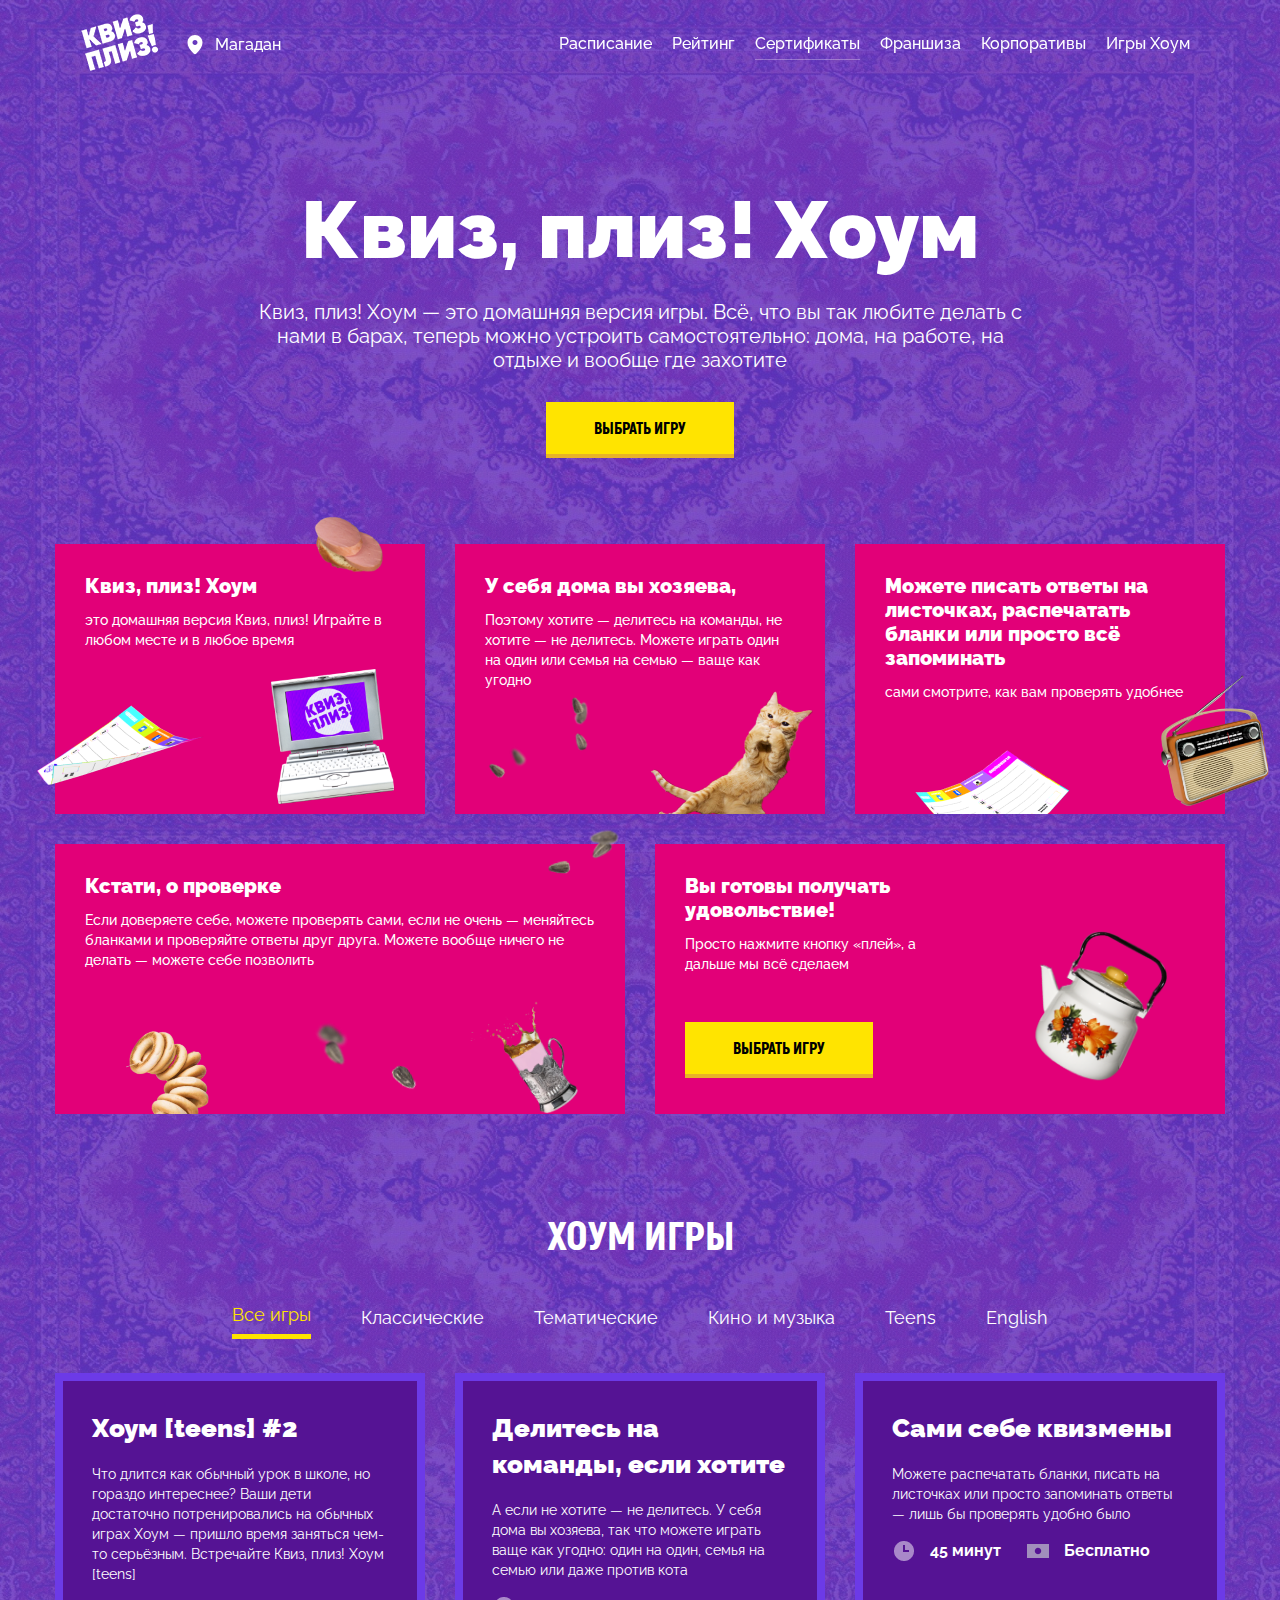
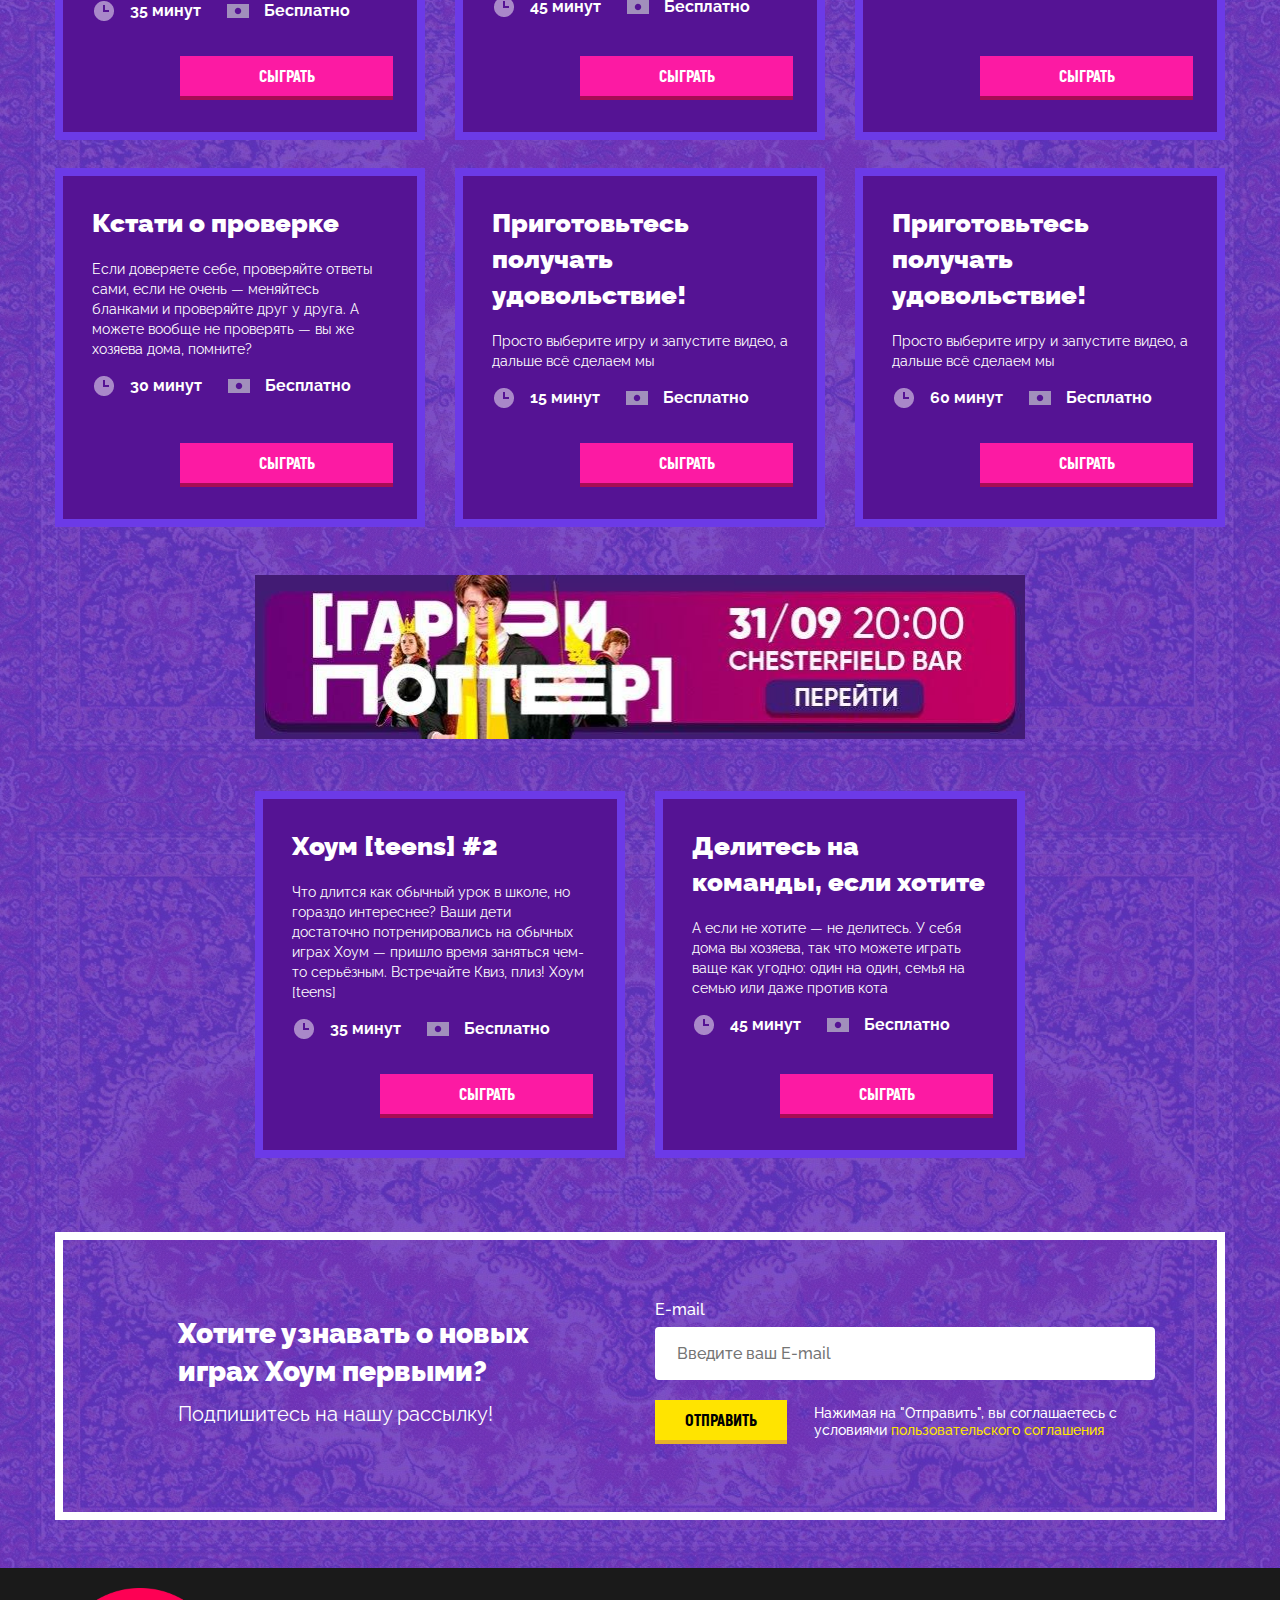
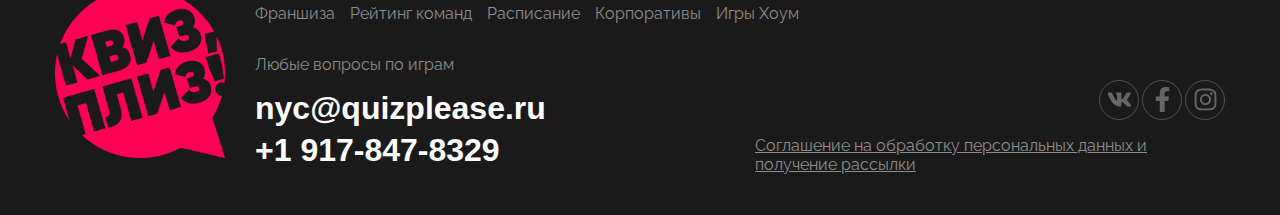
<file: home.html>
<!doctype html>
<html lang="ru">
<head>
    <meta charset="UTF-8">
    <meta name="viewport"
          content="width=device-width, user-scalable=no, initial-scale=1.0, maximum-scale=1.0, minimum-scale=1.0">
    <meta http-equiv="X-UA-Compatible" content="ie=edge">
    <title>Квиз, плиз! — интеллектуально-развлекательная битва</title>
    <meta property="og:url" content="quizplease.ru"/>
    <meta property="og:description" content="Интеллектуально-развлекательная битва Квиз, плиз!"/>
    <meta property="og:title" content="Квиз, плиз!"/>
    <meta property="vk:image" content="https://quizplease.ru/img/kviz_eto.jpg"/>
    <meta property="og:image" content="https://quizplease.ru/img/kviz_eto.jpg"/>
    <meta name="msapplication-TileImage" content="/ms-icon-144x144.png">
    <meta name="theme-color" content="#ffffff">
    <meta name="msapplication-TileColor" content="#ffffff">
    <link rel="apple-touch-icon" sizes="57x57" href="https://quizplease.ru/apple-icon-57x57.png">
    <link rel="apple-touch-icon" sizes="60x60" href="https://quizplease.ru/apple-icon-60x60.png">
    <link rel="apple-touch-icon" sizes="72x72" href="https://quizplease.ru/apple-icon-72x72.png">
    <link rel="apple-touch-icon" sizes="76x76" href="https://quizplease.ru/apple-icon-76x76.png">
    <link rel="apple-touch-icon" sizes="114x114" href="https://quizplease.ru/apple-icon-114x114.png">
    <link rel="apple-touch-icon" sizes="120x120" href="https://quizplease.ru/apple-icon-120x120.png">
    <link rel="apple-touch-icon" sizes="144x144" href="https://quizplease.ru/apple-icon-144x144.png">
    <link rel="apple-touch-icon" sizes="152x152" href="https://quizplease.ru/apple-icon-152x152.png">
    <link rel="apple-touch-icon" sizes="180x180" href="https://quizplease.ru/apple-icon-180x180.png">
    <link rel="icon" type="image/png" sizes="192x192" href="https://quizplease.ru/android-icon-192x192.png">
    <link rel="icon" type="image/png" sizes="32x32" href="https://quizplease.ru/favicon-32x32.png">
    <link rel="icon" type="image/png" sizes="96x96" href="https://quizplease.ru/favicon-96x96.png">
    <link rel="icon" type="image/png" sizes="16x16" href="https://quizplease.ru/favicon-16x16.png">
    <link href="https://fonts.googleapis.com/css2?family=Raleway:wght@400;500;600;700;900&display=swap" rel="stylesheet">
    <link rel="stylesheet" href="css/normalize.css">
    <link rel="stylesheet" href="css/bootstrap-grid.css">
    <link rel="stylesheet" href="libs/owl/assets/owl.carousel.min.css">
    <link rel="stylesheet" href="libs/owl/assets/owl.theme.default.min.css">
    <link rel="stylesheet" href="css/style.css">
    <link rel="stylesheet" href="css/home-games.css">
    <!--  FIXME Убрать перед деплоем  -->
    <meta name="google-site-verification" content="CB9ieMDzIHTMBSWUpTPA8vWkjGZ4FEyU_zMkgbM08Jg"/>
    <meta property="robots" content="noindex, nofollow"/>
</head>
<body class="home-games-page">
<header id="header">
    <div class="container">
        <div class="container-navbar">
            <a href="/" class="logo">
                <img src="./images/header-logo-white-2.png" alt="Квиз, плиз!" title="Квиз, плиз!" class="logo-img">
                <img src="./images/logo-dark.svg" alt="Квиз, плиз!" title="Квиз, плиз!" class="logo-img-sticky">
            </a>
            <div class="header-region">
                <div class="city-drop-main">
                    <div class="city-drop-tog">
                        <img src="./images/pin-white.svg" alt="Квиз, плиз! в твоем городе!" class="location-icon-white">
                        <img src="./images/pin-grey.svg" alt="Квиз, плиз! в твоем городе!" class="location-icon-gray">
                        <div class="city-drop-text">Магадан</div>
                    </div>
                    <nav class="main-city-droplist">
                        <div class="h3-city-drop">В Квиз, плиз! можно поиграть в 14 странах и 111 городах</div>
                        <div class="city-grid">
                            <div class="city-droplist-column">
                                <ul>
                                    <li class="h4 h4-mb6">Россия</li>
                                    <li class="" data-slug="mgdn">
                                        <a class="city-droplink w-dropdown-link" href="https://mgdn.quizplease.ru">
                                            Магадан
                                        </a>
                                    </li>
                                    <li data-slug="almet">
                                        <a class="city-droplink w-dropdown-link"
                                        >Альметьевск</a>
                                    </li>
                                    <li data-slug="bal">
                                        <a class="city-droplink w-dropdown-link"
                                           href="https://bal.quizplease.ru">Балаково</a>
                                    </li>
                                    <li data-slug="brn">
                                        <a class="city-droplink w-dropdown-link"
                                           href="https://brn.quizplease.ru">Барнаул</a>
                                    </li>
                                    <li data-slug="biysk">
                                        <a class="city-droplink w-dropdown-link"
                                           href="https://biysk.quizplease.ru">Бийск</a>
                                    </li>
                                    <li data-slug="blg">
                                        <a class="city-droplink w-dropdown-link"
                                           href="https://blg.quizplease.ru">Благовещенск</a>
                                    </li>
                                    <li data-slug="vdk">
                                        <a class="city-droplink w-dropdown-link"
                                           href="https://vdk.quizplease.ru">Владивосток</a>
                                    </li>
                                    <li data-slug="vldz">
                                        <a class="city-droplink w-dropdown-link"
                                           href="https://vldz.quizplease.ru">Владикавказ</a>
                                    </li>
                                    <li data-slug="vld">
                                        <a class="city-droplink w-dropdown-link"
                                           href="https://vld.quizplease.ru">Владимир</a></li>
                                    <li data-slug="vlg"><a class="city-droplink w-dropdown-link"
                                                           href="https://vlg.quizplease.ru">Волгоград</a></li>
                                    <li data-slug="vdonsk"><a class="city-droplink w-dropdown-link"
                                                              href="https://vdonsk.quizplease.ru">Волгодонск</a></li>
                                    <li data-slug="vlz"><a class="city-droplink w-dropdown-link"
                                                           href="https://vlz.quizplease.ru">Волжский</a></li>
                                    <li data-slug="vrn"><a class="city-droplink w-dropdown-link"
                                                           href="https://vrn.quizplease.ru">Воронеж</a></li>
                                    <li data-slug="vtk"><a class="city-droplink w-dropdown-link"
                                                           href="https://vtk.quizplease.ru">Воткинск</a></li>
                                    <li data-slug="galt"><a class="city-droplink w-dropdown-link"
                                                            href="https://galt.quizplease.ru">Горно-Алтайск</a></li>
                                    <li data-slug="dzr"><a class="city-droplink w-dropdown-link"
                                                           href="https://dzr.quizplease.ru">Дзержинск</a></li>
                                    <li data-slug="ekb"><a class="city-droplink w-dropdown-link"
                                                           href="https://ekb.quizplease.ru">Екатеринбург</a></li>
                                    <li data-slug="essentuki"><a class="city-droplink w-dropdown-link"
                                                                 href="https://essentuki.quizplease.ru">Ессентуки</a>
                                    </li>
                                    <li data-slug="ivanovo"><a class="city-droplink w-dropdown-link"
                                                               href="https://ivanovo.quizplease.ru">Иваново</a></li>
                                    <li data-slug="izh"><a class="city-droplink w-dropdown-link"
                                                           href="https://izh.quizplease.ru">Ижевск</a></li>
                                    <li data-slug="irk"><a class="city-droplink w-dropdown-link"
                                                           href="https://irk.quizplease.ru">Иркутск</a></li>
                                    <li data-slug="yo"><a class="city-droplink w-dropdown-link"
                                                          href="https://yo.quizplease.ru">Йошкар-Ола</a></li>
                                    <li data-slug="kzn"><a class="city-droplink w-dropdown-link"
                                                           href="https://kzn.quizplease.ru">Казань</a></li>
                                    <li data-slug="kgd"><a class="city-droplink w-dropdown-link"
                                                           href="https://kgd.quizplease.ru">Калининград</a></li>
                                    <li data-slug="klg"><a class="city-droplink w-dropdown-link"
                                                           href="https://klg.quizplease.ru">Калуга</a></li>
                                    <li data-slug="kem"><a class="city-droplink w-dropdown-link"
                                                           href="https://kem.quizplease.ru">Кемерово</a></li>
                                    <li data-slug="kirov"><a class="city-droplink w-dropdown-link"
                                                             href="https://kirov.quizplease.ru">Киров</a></li>
                                    <li data-slug="klin"><a class="city-droplink w-dropdown-link"
                                                            href="https://klin.quizplease.ru">Клин</a></li>
                                    <li data-slug="kms"><a class="city-droplink w-dropdown-link"
                                                           href="https://kms.quizplease.ru">Комсомольск-на-Амуре</a>
                                    </li>
                                    <li data-slug="krs"><a class="city-droplink w-dropdown-link"
                                                           href="https://krs.quizplease.ru">Красноярск</a></li>
                                    <li data-slug="kgn"><a class="city-droplink w-dropdown-link"
                                                           href="https://kgn.quizplease.ru">Курган</a></li>
                                    <li data-slug="lip"><a class="city-droplink w-dropdown-link"
                                                           href="https://lip.quizplease.ru">Липецк</a></li>
                                    <li data-slug="moscow"><a class="city-droplink w-dropdown-link"
                                                              href="https://moscow.quizplease.ru">Москва</a></li>
                                    <li data-slug="chelny"><a class="city-droplink w-dropdown-link"
                                                              href="https://chelny.quizplease.ru">Набережные Челны</a>
                                    </li>
                                    <li data-slug="nhk"><a class="city-droplink w-dropdown-link"
                                                           href="https://nhk.quizplease.ru">Находка</a></li>
                                    <li data-slug="nef"><a class="city-droplink w-dropdown-link"
                                                           href="https://nef.quizplease.ru">Нефтекамск</a></li>
                                    <li data-slug="nk"><a class="city-droplink w-dropdown-link"
                                                          href="https://nk.quizplease.ru">Нижнекамск</a></li>
                                    <li data-slug="nn"><a class="city-droplink w-dropdown-link"
                                                          href="https://nn.quizplease.ru">Нижний Новгород</a></li>
                                    <li data-slug="novokuznetsk"><a class="city-droplink w-dropdown-link"
                                                                    href="https://novokuznetsk.quizplease.ru">Новокузнецк</a>
                                    </li>
                                    <li data-slug="nmsk"><a class="city-droplink w-dropdown-link"
                                                            href="https://nmsk.quizplease.ru">Новомосковск</a></li>
                                    <li data-slug="nsk"><a class="city-droplink w-dropdown-link"
                                                           href="https://nsk.quizplease.ru">Новосибирск</a></li>
                                    <li data-slug="nur"><a class="city-droplink w-dropdown-link"
                                                           href="https://nur.quizplease.ru">Новый Уренгой</a></li>
                                    <li data-slug="obn"><a class="city-droplink w-dropdown-link"
                                                           href="https://obn.quizplease.ru">Обнинск</a></li>
                                    <li data-slug="okt"><a class="city-droplink w-dropdown-link"
                                                           href="https://okt.quizplease.ru">Октябрьский</a></li>
                                    <li data-slug="omsk"><a class="city-droplink w-dropdown-link"
                                                            href="https://omsk.quizplease.ru">Омск</a></li>
                                    <li data-slug="orenburg"><a class="city-droplink w-dropdown-link"
                                                                href="https://orenburg.quizplease.ru">Оренбург</a></li>
                                    <li data-slug="penza"><a class="city-droplink w-dropdown-link"
                                                             href="https://penza.quizplease.ru">Пенза</a></li>
                                    <li data-slug="perm"><a class="city-droplink w-dropdown-link"
                                                            href="https://perm.quizplease.ru">Пермь</a></li>
                                    <li data-slug="ptz"><a class="city-droplink w-dropdown-link"
                                                           href="https://ptz.quizplease.ru">Петрозаводск</a></li>
                                    <li data-slug="pk"><a class="city-droplink w-dropdown-link"
                                                          href="https://pk.quizplease.ru">Петропавловск-Камчатский</a>
                                    </li>
                                    <li data-slug="pskov"><a class="city-droplink w-dropdown-link"
                                                             href="https://pskov.quizplease.ru">Псков</a></li>
                                    <li data-slug="pyatigorsk"><a class="city-droplink w-dropdown-link"
                                                                  href="https://pyatigorsk.quizplease.ru">Пятигорск</a>
                                    </li>
                                    <li data-slug="rostov"><a class="city-droplink w-dropdown-link"
                                                              href="https://rostov.quizplease.ru">Ростов-на-Дону</a>
                                    </li>
                                    <li data-slug="smr"><a class="city-droplink w-dropdown-link"
                                                           href="https://smr.quizplease.ru">Самара</a></li>
                                    <li data-slug="spb"><a class="city-droplink w-dropdown-link"
                                                           href="https://spb.quizplease.ru">Санкт-Петербург</a></li>
                                    <li data-slug="saratov"><a class="city-droplink w-dropdown-link"
                                                               href="https://saratov.quizplease.ru">Саратов</a></li>
                                    <li data-slug="stav"><a class="city-droplink w-dropdown-link"
                                                            href="https://stav.quizplease.ru">Ставрополь</a></li>
                                    <li data-slug="str"><a class="city-droplink w-dropdown-link"
                                                           href="https://str.quizplease.ru">Стерлитамак</a></li>
                                    <li data-slug="sur"><a class="city-droplink w-dropdown-link"
                                                           href="https://sur.quizplease.ru">Сургут</a></li>
                                    <li data-slug="sktv"><a class="city-droplink w-dropdown-link"
                                                            href="https://sktv.quizplease.ru">Сыктывкар</a></li>
                                    <li data-slug="tagan"><a class="city-droplink w-dropdown-link"
                                                             href="https://tagan.quizplease.ru">Таганрог</a></li>
                                    <li data-slug="tmb"><a class="city-droplink w-dropdown-link"
                                                           href="https://tmb.quizplease.ru">Тамбов</a></li>
                                    <li data-slug="tlt"><a class="city-droplink w-dropdown-link"
                                                           href="https://tlt.quizplease.ru">Тольятти</a></li>
                                    <li data-slug="tomsk"><a class="city-droplink w-dropdown-link"
                                                             href="https://tomsk.quizplease.ru">Томск</a></li>
                                    <li data-slug="tmz"><a class="city-droplink w-dropdown-link"
                                                           href="https://tmz.quizplease.ru">Туймазы</a></li>
                                    <li data-slug="tula"><a class="city-droplink w-dropdown-link"
                                                            href="https://tula.quizplease.ru">Тула</a></li>
                                    <li data-slug="tmn"><a class="city-droplink w-dropdown-link"
                                                           href="https://tmn.quizplease.ru">Тюмень</a></li>
                                    <li data-slug="uss"><a class="city-droplink w-dropdown-link"
                                                           href="https://uss.quizplease.ru">Уссурийск</a></li>
                                    <li data-slug="ufa"><a class="city-droplink w-dropdown-link"
                                                           href="https://ufa.quizplease.ru">Уфа</a></li>
                                    <li data-slug="khv"><a class="city-droplink w-dropdown-link"
                                                           href="https://khv.quizplease.ru">Хабаровск</a></li>
                                    <li data-slug="cheb"><a class="city-droplink w-dropdown-link"
                                                            href="https://cheb.quizplease.ru">Чебоксары</a></li>
                                    <li data-slug="che"><a class="city-droplink w-dropdown-link"
                                                           href="https://che.quizplease.ru">Челябинск</a></li>
                                    <li data-slug="chita"><a class="city-droplink w-dropdown-link"
                                                             href="https://chita.quizplease.ru">Чита</a></li>
                                    <li data-slug="shahty"><a class="city-droplink w-dropdown-link"
                                                              href="https://shahty.quizplease.ru">Шахты</a></li>
                                    <li data-slug="eng"><a class="city-droplink w-dropdown-link"
                                                           href="https://eng.quizplease.ru">Энгельс</a></li>
                                    <li data-slug="sakh"><a class="city-droplink w-dropdown-link"
                                                            href="https://sakh.quizplease.ru">Южно-Сахалинск</a></li>
                                    <li data-slug="yar"><a class="city-droplink w-dropdown-link"
                                                           href="https://yar.quizplease.ru">Ярославль</a></li>
                                    <li class="city-droplink w-dropdown-link"
                                        style="font-weight:100; font-style: italic;">
                                        Республика Крым
                                    </li>
                                    <li data-slug="svs"><a class="city-droplink w-dropdown-link"
                                                           href="https://svs.quizplease.ru">Севастополь</a></li>
                                    <li data-slug="simf"><a class="city-droplink w-dropdown-link"
                                                            href="https://simf.quizplease.ru">Симферополь</a></li>
                                    <li class="h4 h4-mb6">Беларусь</li>
                                    <li data-slug="brest"><a class="city-droplink w-dropdown-link"
                                                             href="https://brest.quizplease.ru">Брест</a></li>
                                    <li data-slug="minsk"><a class="city-droplink w-dropdown-link"
                                                             href="https://minsk.quizplease.ru">Минск</a></li>
                                    <li class="h4 h4-mb6">Великобритания</li>
                                    <li data-slug="lnd"><a class="city-droplink w-dropdown-link"
                                                           href="https://lnd.quizplease.ru">Лондон</a></li>
                                    <li class="h4 h4-mb6">Германия</li>
                                    <li data-slug="berlin"><a class="city-droplink w-dropdown-link"
                                                              href="https://berlin.quizplease.ru">Берлин</a></li>
                                    <li class="h4 h4-mb6">Израиль</li>
                                    <li data-slug="beer"><a class="city-droplink w-dropdown-link"
                                                            href="https://beer.quizplease.ru">Беэр-Шева</a></li>
                                    <li data-slug="jrs"><a class="city-droplink w-dropdown-link"
                                                           href="https://jrs.quizplease.ru">Иерусалим</a></li>
                                    <li data-slug="tlv"><a class="city-droplink w-dropdown-link"
                                                           href="https://tlv.quizplease.ru">Тель-Авив</a></li>
                                    <li data-slug="haifa"><a class="city-droplink w-dropdown-link"
                                                             href="https://haifa.quizplease.ru">Хайфа</a></li>
                                    <li class="h4 h4-mb6">Казахстан</li>
                                    <li data-slug="aktau"><a class="city-droplink w-dropdown-link"
                                                             href="https://aktau.quizplease.ru">Актау</a></li>
                                    <li data-slug="aktobe"><a class="city-droplink w-dropdown-link"
                                                              href="https://aktobe.quizplease.ru">Актобе</a></li>
                                    <li data-slug="almaty"><a class="city-droplink w-dropdown-link"
                                                              href="https://almaty.quizplease.ru">Алматы</a></li>
                                    <li data-slug="atyrau"><a class="city-droplink w-dropdown-link"
                                                              href="https://atyrau.quizplease.ru">Атырау</a></li>
                                    <li data-slug="krg"><a class="city-droplink w-dropdown-link"
                                                           href="https://krg.quizplease.ru">Караганда</a></li>
                                    <li data-slug="ns"><a class="city-droplink w-dropdown-link"
                                                          href="https://ns.quizplease.ru">Нур-Султан (Астана) </a></li>
                                    <li data-slug="pvl"><a class="city-droplink w-dropdown-link"
                                                           href="https://pvl.quizplease.ru">Павлодар</a></li>
                                    <li data-slug="ridder"><a class="city-droplink w-dropdown-link"
                                                              href="https://ridder.quizplease.ru">Риддер</a></li>
                                    <li data-slug="semey"><a class="city-droplink w-dropdown-link"
                                                             href="https://semey.quizplease.ru">Семей</a></li>
                                    <li data-slug="tmr"><a class="city-droplink w-dropdown-link"
                                                           href="https://tmr.quizplease.ru">Темиртау</a></li>
                                    <li data-slug="uralsk"><a class="city-droplink w-dropdown-link"
                                                              href="https://uralsk.quizplease.ru">Уральск</a></li>
                                    <li data-slug="ukg"><a class="city-droplink w-dropdown-link"
                                                           href="https://ukg.quizplease.ru">Усть-Каменогорск</a></li>
                                    <li data-slug="shymkent"><a class="city-droplink w-dropdown-link"
                                                                href="https://shymkent.quizplease.ru">Шымкент</a></li>
                                    <li class="h4 h4-mb6">Канада</li>
                                    <li data-slug="gta"><a class="city-droplink w-dropdown-link"
                                                           href="https://gta.quizplease.ru">Торонто</a></li>
                                    <li class="h4 h4-mb6">Кипр</li>
                                    <li data-slug="lms"><a class="city-droplink w-dropdown-link"
                                                           href="https://lms.quizplease.ru">Лимассол</a></li>
                                    <li class="h4 h4-mb6">Киргизия</li>
                                    <li data-slug="bishkek"><a class="city-droplink w-dropdown-link"
                                                               href="https://bishkek.quizplease.ru">Бишкек</a></li>
                                    <li class="h4 h4-mb6">Китай</li>
                                    <li data-slug="bj"><a class="city-droplink w-dropdown-link"
                                                          href="https://bj.quizplease.ru">Пекин</a></li>
                                    <li data-slug="shanghai"><a class="city-droplink w-dropdown-link"
                                                                href="https://shanghai.quizplease.ru">Шанхай</a></li>
                                    <li class="h4 h4-mb6">Латвия</li>
                                    <li data-slug="riga"><a class="city-droplink w-dropdown-link"
                                                            href="https://riga.quizplease.ru">Рига</a></li>
                                    <li class="h4 h4-mb6">США</li>
                                    <li data-slug="boston"><a class="city-droplink w-dropdown-link"
                                                              href="https://boston.quizplease.ru">Бостон</a></li>
                                    <li data-slug="nyc"><a class="city-droplink w-dropdown-link"
                                                           href="https://nyc.quizplease.ru">Нью-Йорк</a></li>
                                    <li data-slug="phi"><a class="city-droplink w-dropdown-link"
                                                           href="https://phi.quizplease.ru">Филадельфия</a></li>
                                    <li class="h4 h4-mb6">Узбекистан</li>
                                    <li data-slug="tashkent"><a class="city-droplink w-dropdown-link"
                                                                href="https://tashkent.quizplease.ru">Ташкент</a></li>
                                    <li class="h4 h4-mb6">Фиджи</li>
                                    <li data-slug="suva"><a class="city-droplink w-dropdown-link"
                                                            href="https://suva.quizplease.ru">Сува</a></li>
                                </ul>
                            </div>
                        </div>
                    </nav>
                </div>
            </div>
            <div class="hamburger-menu">
                <img src="./images/burger-white.svg" alt="Меню" class="hamburger-menu-icon">
                <img src="./images/burger-dark.svg" alt="Меню" class="hamburger-menu-icon-dark">
            </div>
            <nav role="navigation" class="menu-navbar">
                <div class="close">&times</div>
                <a href="/schedule" class="link-navbar">
                    <div>Расписание</div>
                </a>
                <a href="/rating" class="link-navbar">
                    <div>Рейтинг</div>
                </a>
                <a href="/certificates" class="link-navbar active">
                    <div>Сертификаты</div>
                </a>
                <a href="/certificates" class="link-navbar">
                    <div>Франшиза</div>
                </a>
                <a href="/certificates" class="link-navbar">
                    <div>Корпоративы</div>
                </a>
                <a href="/home.html" class="link-navbar">
                    <div>Игры Хоум</div>
                </a>
            </nav>
        </div>
    </div>
</header>
<main id="main">
    <section class="main-section">
        <h1 class="main-section-title">
            Квиз, плиз! Хоум
        </h1>
        <p class="main-section-description">
            Квиз, плиз! Хоум — это домашняя версия игры. Всё, что вы так любите делать с нами в барах, теперь можно
            устроить самостоятельно: дома, на работе, на отдыхе и вообще где захотите
        </p>
        <a href="/" class="yellow-button">Выбрать игру</a>
    </section>
    <section class="section-info-grid">
        <div class="container">
            <div class="row owl-carousel d-sm-flex">
                <div class="col-xl-4 col-lg-6 col-md-6 ">
                    <div class="grid-item grid-item-type-one">
                        <div class="z-index-show">
                            <img src="./images/home-games/blank.png" alt="Квиз, плиз!" class="blank1">
                            <img src="./images/home-games/comp.png" alt="Квиз, плиз!" class="comp">
                            <img src="./images/home-games/sandwich.png" alt="Квиз, плиз!" class="sandwich">
                        </div>
                        <div class="grid-item-title">
                            Квиз, плиз! Хоум
                        </div>
                        <div class="grid-item-description">
                            это домашняя версия Квиз, плиз! Играйте в любом месте и в любое время
                        </div>
                    </div>
                </div>
                <div class="col-xl-4 col-lg-6 col-md-6 ">
                    <div class="grid-item grid-item-type-one">
                        <div class="z-index-show">
                            <img src="./images/home-games/kisspng-feral-cat-kitten-mouse-pet-5ae06af8379524%201.png"
                                 alt="Квиз, плиз!" class="cat">
                            <img src="./images/home-games/seeds_3.png" alt="Квиз, плиз!" class="seeds3">
                        </div>
                        <div class="grid-item-title">
                            У себя дома вы хозяева,
                        </div>
                        <div class="grid-item-description">
                            Поэтому хотите — делитесь на команды, не хотите — не делитесь. Можете играть один на один
                            или семья на семью — ваще как угодно
                        </div>
                    </div>
                </div>
                <div class="col-xl-4 col-lg-6 col-md-6 ">
                    <div class="grid-item grid-item-type-one">
                        <div class="z-index-show">
                            <img src="./images/home-games/radio.png" alt="Квиз, плиз!" class="radio">
                            <img src="./images/home-games/blanks_3d_2_0038%201.png" alt="Квиз, плиз!" class="blank2">
                        </div>
                        <div class="grid-item-title">
                            Можете писать ответы
                            на листочках, распечатать бланки или просто всё запоминать
                        </div>
                        <div class="grid-item-description">
                            сами смотрите, как вам проверять удобнее
                        </div>
                    </div>
                </div>
                <div class="col-xl-6 col-lg-6 col-md-6  ">
                    <div class="grid-item  grid-item-4">
                        <div class="z-index-show">
                            <img src="./images/home-games/bagel.png" alt="Квиз, плиз!" class="bagel">
                            <img src="./images/home-games/cup.png" alt="Квиз, плиз!" class="cup">
                            <img src="./images/home-games/seeds_1.png" alt="Квиз, плиз!" class="seeds1">
                            <img src="./images/home-games/seeds_4.png" alt="Квиз, плиз!" class="seeds4">
                        </div>
                        <div class="grid-item-title">
                            Кстати, о проверке
                        </div>
                        <div class="grid-item-description">
                            Если доверяете себе, можете проверять сами, если не очень — меняйтесь бланками и проверяйте
                            ответы друг друга. Можете вообще ничего не делать — можете себе позволить
                            <div class=""></div>
                        </div>
                    </div>
                </div>
                <div class="col-xl-6 col-lg-12 col-md-12 ">
                    <div class="grid-item grid-item-5">
                        <div class="z-index-show ">
                            <img src="./images/home-games/teapot.png" alt="Квиз, плиз!" class="teapot">
                        </div>
                        <div class="grid-item-title">
                            Вы готовы получать удовольствие!
                        </div>
                        <div class="grid-item-description">
                            Просто нажмите кнопку «плей», а дальше мы всё сделаем
                        </div>
                        <button class="yellow-button mt-5">Выбрать игру</button>
                    </div>
                </div>
            </div>
        </div>
    </section>
    <section class="section-games">
        <h2 class="title">
            Хоум Игры
        </h2>
        <div class="container">
            <div class="games-tabs d-none d-sm-block d-md-flex">
                <button class="games-tabs-item active">Все игры</button>
                <button class="games-tabs-item">Классические</button>
                <button class="games-tabs-item">Тематические</button>
                <button class="games-tabs-item">Кино и музыка</button>
                <button class="games-tabs-item">Teens</button>
                <button class="games-tabs-item">English</button>
            </div>
            <select name="games-select" id="games-select" class="games-select d-block d-sm-none">
                <option value="all">Все игры</option>
                <option value="classic">Классические</option>
                <option value="thematics">Тематические</option>
                <option value="music">Кино и музыка</option>
                <option value="teens">Teens</option>
                <option value="english">English</option>
            </select>
        </div>
        <div class="container games-container">
            <div class="row">
                <div class="col-xl-4 col-md-6 mt-1 mb-4">
                    <div class="game-item">
                        <div class="game-title">Хоум [teens] #2</div>
                        <div class="game-description-home">Что длится как обычный урок в школе, но гораздо интереснее?
                            Ваши
                            дети
                            достаточно потренировались на обычных играх Хоум — пришло время заняться чем-то серьёзным.
                            Встречайте Квиз, плиз! Хоум [teens]
                        </div>
                        <div class="game-meta">
                            <div class="game-time"><img src="./images/home-games/time.png" alt="">35 минут</div>
                            <div class="game-cost"><img src="./images/home-games/cost.png" alt="">Бесплатно</div>
                        </div>
                        <div class="text-center">
                            <button class="rose-button">
                                Сыграть
                            </button>
                        </div>
                    </div>
                </div>
                <div class="col-xl-4 col-md-6 mt-1 mb-4">
                    <div class="game-item">
                        <div class="game-title">Делитесь на команды, если хотите</div>
                        <div class="game-description-home">А если не хотите — не делитесь. У себя дома вы хозяева, так
                            что
                            можете играть ваще как угодно: один на один, семья на семью или даже против кота
                        </div>
                        <div class="game-meta">
                            <div class="game-time"><img src="./images/home-games/time.png" alt="">45 минут</div>
                            <div class="game-cost"><img src="./images/home-games/cost.png" alt="">Бесплатно</div>
                        </div>
                        <div class="text-center">
                            <button class="rose-button">
                                Сыграть
                            </button>
                        </div>
                    </div>
                </div>
                <div class="col-xl-4 col-md-6 mt-1 mb-4">
                    <div class="game-item ">
                        <div class="game-title">Сами себе квизмены</div>
                        <div class="game-description-home">Можете распечатать бланки, писать на листочках или просто
                            запоминать ответы — лишь бы проверять удобно было
                        </div>
                        <div class="game-meta">
                            <div class="game-time"><img src="./images/home-games/time.png" alt="">45 минут</div>
                            <div class="game-cost"><img src="./images/home-games/cost.png" alt="">Бесплатно</div>
                        </div>
                        <div class="text-center">
                            <button class="rose-button">
                                Сыграть
                            </button>
                        </div>
                    </div>
                </div>
                <div class="col-xl-4 col-md-6  mt-1 mb-4">
                    <div class="game-item">
                        <div class="game-title">Кстати о проверке
                        </div>
                        <div class="game-description-home">Если доверяете себе, проверяйте ответы сами, если не очень —
                            меняйтесь бланками и проверяйте друг у друга. А можете вообще не проверять — вы же хозяева
                            дома,
                            помните?
                        </div>
                        <div class="game-meta">
                            <div class="game-time"><img src="./images/home-games/time.png" alt="">30 минут</div>
                            <div class="game-cost"><img src="./images/home-games/cost.png" alt="">Бесплатно</div>
                        </div>
                        <div class="text-center">
                            <button class="rose-button">
                                Сыграть
                            </button>
                        </div>
                    </div>
                </div>
                <div class="col-xl-4 col-md-6 mt-1 mb-4">
                    <div class="game-item ">
                        <div class="game-title">Приготовьтесь получать удовольствие!
                        </div>
                        <div class="game-description-home">Просто выберите игру и запустите видео, а дальше всё сделаем
                            мы
                        </div>
                        <div class="game-meta">
                            <div class="game-time"><img src="./images/home-games/time.png" alt="">15 минут</div>
                            <div class="game-cost"><img src="./images/home-games/cost.png" alt="">Бесплатно</div>
                        </div>
                        <div class="text-center">
                            <button class="rose-button">
                                Сыграть
                            </button>
                        </div>
                    </div>
                </div>
                <div class="col-xl-4 col-md-6 mt-1 mb-4">
                    <div class="game-item ">
                        <div class="game-title">Приготовьтесь получать удовольствие!
                        </div>
                        <div class="game-description-home">Просто выберите игру и запустите видео, а дальше всё сделаем
                            мы
                        </div>
                        <div class="game-meta">
                            <div class="game-time"><img src="./images/home-games/time.png" alt="">60 минут</div>
                            <div class="game-cost"><img src="./images/home-games/cost.png" alt="">Бесплатно</div>
                        </div>
                        <div class="text-center">
                            <button class="rose-button">
                                Сыграть
                            </button>
                        </div>
                    </div>
                </div>
            </div>
            <div class="row mb-5 mt-4">
                <div class="col-xl-2 col-md-2"></div>
                <div class="col-xl-8 col-md-8">
                    <img src="./images/home-games/photo_2020-09-29_13-48-52%201.png" alt="Квиз, плиз!"
                         class="d-none d-sm-block">
                    <img src="./images/home-games/photo_2020-09-29_13-54-33%201.png" alt="Квиз, плиз!"
                         class="d-block d-sm-none mobile-banner">
                </div>
                <div class="col-xl-2 col-md-2"></div>
            </div>
            <div class="row">
                <div class="col-xl-2"></div>
                <div class="col-xl-4 col-md-6 mt-1 mb-4">
                    <div class="game-item">
                        <div class="game-title">Хоум [teens] #2</div>
                        <div class="game-description-home">Что длится как обычный урок в школе, но гораздо интереснее?
                            Ваши
                            дети
                            достаточно потренировались на обычных играх Хоум — пришло время заняться чем-то серьёзным.
                            Встречайте Квиз, плиз! Хоум [teens]
                        </div>
                        <div class="game-meta">
                            <div class="game-time"><img src="./images/home-games/time.png" alt="">35 минут</div>
                            <div class="game-cost"><img src="./images/home-games/cost.png" alt="">Бесплатно</div>
                        </div>
                        <div class="text-center">
                            <button class="rose-button">
                                Сыграть
                            </button>
                        </div>
                    </div>
                </div>
                <div class="col-xl-4 col-md-6 mt-1 mb-4">
                    <div class="game-item">
                        <div class="game-title">Делитесь на команды, если хотите</div>
                        <div class="game-description-home">А если не хотите — не делитесь. У себя дома вы хозяева, так
                            что
                            можете играть ваще как угодно: один на один, семья на семью или даже против кота
                        </div>
                        <div class="game-meta">
                            <div class="game-time"><img src="./images/home-games/time.png" alt="">45 минут</div>
                            <div class="game-cost"><img src="./images/home-games/cost.png" alt="">Бесплатно</div>
                        </div>
                        <div class="text-center">
                            <button class="rose-button">
                                Сыграть
                            </button>
                        </div>
                    </div>
                </div>
                <div class="col-xl-2"></div>
            </div>
        </div>
    </section>
    <section class="section-home-games-form pb-5">
        <div class="container">
            <form action="/">
                <div class="section-home-games-form-container">
                    <div class="row">
                        <div class="col-md-6">
                            <div class="form-title">
                                Хотите узнавать о новых играх Хоум первыми?
                            </div>
                            <div class="form-caption">
                                Подпишитесь на нашу рассылку!
                            </div>
                        </div>
                        <div class="col-md-6">
                            <label for="email-subscriber">E-mail</label>
                            <input id="email-subscriber" type="text" placeholder="Введите ваш E-mail"/>
                            <div class="row-terms">
                                <button type="submit" class="yellow-button">Отправить</button>
                                <div class="terms">
                                    Нажимая на "Отправить", вы соглашаетесь
                                    c условиями <a href="/user-agreement" class="home-games-link">пользовательского
                                    соглашения</a>
                                </div>
                            </div>
                        </div>
                    </div>
                </div>
            </form>
        </div>
    </section>
</main>
<footer>
    <div class="container">
        <div class="row">
            <button class="footer-button" id="scroller"><img src="./images/toup.svg" alt="наверх">наверх
            </button>
        </div>
        <div class="row">
            <div class="col-xl-2 col-lg-2 hidden-md hidden-sm hidden-xs">
                <div class="footer-logo">
                    <a href="/" class="w--current">
                        <img src="./images/logo_2048.png" alt="Картинка" class="img-responsive">
                    </a>
                </div>
            </div>
            <div class="col-xl-10 col-lg-10 col-md-12 col-sm-12 col-12">
                <div class="row">
                    <div class="col-xl-12 col-lg-12 col-md-12 col-sm-12 col-12">
                        <nav class="footer-nav">
                            <ul>
                                <li><a href="/franshiza">Франшиза</a></li>
                                <li><a href="/rating">Рейтинг команд</a>
                                </li>
                                <li><a href="/schedule">Расписание</a>
                                </li>
                                <li><a href="/corp">Корпоративы</a>
                                </li>
                                <li><a href="/home-game">Игры Хоум</a></li>
                            </ul>
                        </nav>
                    </div>
                </div>
                <div class="row">
                    <div class="col-xl-6 col-lg-6 col-md-6 col-sm-6 col-6">
                        <div class="footer-contact">
                            <p>Любые вопросы по играм</p>
                            <ul>
                                <li>
                                    <a href="mailto:nyc@quizplease.ru">nyc@quizplease.ru</a>
                                </li>
                                <li>
                                    <a class="footer-phone" href="tel:+1 917-847-8329"> +1 917-847-8329</a>
                                </li>
                            </ul>
                        </div>
                    </div>
                    <div class="col-xl-6 col-lg-6 col-md-6 col-sm-6 col-6  end-xl end-lg end-md end-sm end-xs">
                        <div class="row">
                            <div class="hidden-xl hidden-lg col-md-12 col-sm-12 col-12">
                                <div class="footer-logo">
                                    <a href="/" class="w--current">
                                        <img src="./images/logo_2048.png" alt="Картинка" class="img-responsive">
                                    </a>
                                </div>
                            </div>
                            <div class="col-xl-12 col-lg-12 col-md-12 col-sm-12 col-12">
                                <div class="footer-soc">
                                    <ul>
                                        <li>
                                            <a target="_blank"
                                               href="https://vk.com/quizplease_nyc">
                                                <svg aria-hidden="true" focusable="false" data-prefix="fab" data-icon="vk" role="img"
                                                     xmlns="http://www.w3.org/2000/svg" viewBox="0 0 576 512"
                                                     class="svg-inline--fa fa-vk fa-w-18">
                                                    <path fill="currentColor"
                                                          d="M545 117.7c3.7-12.5 0-21.7-17.8-21.7h-58.9c-15 0-21.9 7.9-25.6 16.7 0 0-30 73.1-72.4 120.5-13.7 13.7-20 18.1-27.5 18.1-3.7 0-9.4-4.4-9.4-16.9V117.7c0-15-4.2-21.7-16.6-21.7h-92.6c-9.4 0-15 7-15 13.5 0 14.2 21.2 17.5 23.4 57.5v86.8c0 19-3.4 22.5-10.9 22.5-20 0-68.6-73.4-97.4-157.4-5.8-16.3-11.5-22.9-26.6-22.9H38.8c-16.8 0-20.2 7.9-20.2 16.7 0 15.6 20 93.1 93.1 195.5C160.4 378.1 229 416 291.4 416c37.5 0 42.1-8.4 42.1-22.9 0-66.8-3.4-73.1 15.4-73.1 8.7 0 23.7 4.4 58.7 38.1 40 40 46.6 57.9 69 57.9h58.9c16.8 0 25.3-8.4 20.4-25-11.2-34.9-86.9-106.7-90.3-111.5-8.7-11.2-6.2-16.2 0-26.2.1-.1 72-101.3 79.4-135.6z"
                                                          class=""></path>
                                                </svg>
                                            </a>
                                        </li>
                                        <li>
                                            <a target="_blank"

                                               href="https://www.facebook.com/quizpleasenewyork/">
                                                <svg aria-hidden="true" focusable="false" data-prefix="fab" data-icon="facebook-f"
                                                     role="img" xmlns="http://www.w3.org/2000/svg" viewBox="0 0 320 512"
                                                     class="svg-inline--fa fa-facebook-f fa-w-10">
                                                    <path fill="currentColor"
                                                          d="M279.14 288l14.22-92.66h-88.91v-60.13c0-25.35 12.42-50.06 52.24-50.06h40.42V6.26S260.43 0 225.36 0c-73.22 0-121.08 44.38-121.08 124.72v70.62H22.89V288h81.39v224h100.17V288z"
                                                          class=""></path>
                                                </svg>
                                            </a>
                                        </li>
                                        <li>
                                            <a target="_blank"

                                               href="https://www.instagram.com/quizplease_nyc/">
                                                <svg aria-hidden="true" focusable="false" data-prefix="fab" data-icon="instagram"
                                                     role="img" xmlns="http://www.w3.org/2000/svg" viewBox="0 0 448 512"
                                                     class="svg-inline--fa fa-instagram fa-w-14">
                                                    <path fill="currentColor"
                                                          d="M224.1 141c-63.6 0-114.9 51.3-114.9 114.9s51.3 114.9 114.9 114.9S339 319.5 339 255.9 287.7 141 224.1 141zm0 189.6c-41.1 0-74.7-33.5-74.7-74.7s33.5-74.7 74.7-74.7 74.7 33.5 74.7 74.7-33.6 74.7-74.7 74.7zm146.4-194.3c0 14.9-12 26.8-26.8 26.8-14.9 0-26.8-12-26.8-26.8s12-26.8 26.8-26.8 26.8 12 26.8 26.8zm76.1 27.2c-1.7-35.9-9.9-67.7-36.2-93.9-26.2-26.2-58-34.4-93.9-36.2-37-2.1-147.9-2.1-184.9 0-35.8 1.7-67.6 9.9-93.9 36.1s-34.4 58-36.2 93.9c-2.1 37-2.1 147.9 0 184.9 1.7 35.9 9.9 67.7 36.2 93.9s58 34.4 93.9 36.2c37 2.1 147.9 2.1 184.9 0 35.9-1.7 67.7-9.9 93.9-36.2 26.2-26.2 34.4-58 36.2-93.9 2.1-37 2.1-147.8 0-184.8zM398.8 388c-7.8 19.6-22.9 34.7-42.6 42.6-29.5 11.7-99.5 9-132.1 9s-102.7 2.6-132.1-9c-19.6-7.8-34.7-22.9-42.6-42.6-11.7-29.5-9-99.5-9-132.1s-2.6-102.7 9-132.1c7.8-19.6 22.9-34.7 42.6-42.6 29.5-11.7 99.5-9 132.1-9s102.7-2.6 132.1 9c19.6 7.8 34.7 22.9 42.6 42.6 11.7 29.5 9 99.5 9 132.1s2.7 102.7-9 132.1z"
                                                          class=""></path>
                                                </svg>
                                            </a>
                                        </li>
                                    </ul>
                                </div>
                            </div>
                            <div class="col-xl-12 col-12 start-xl start-lg start-md  hidden-xs">
                                <div class="footer-agreement">
                                    <a target="_blank" href="/agreement">Соглашение на обработку персональных данных и
                                        получение рассылки</a>
                                </div>
                            </div>
                        </div>
                    </div>
                </div>
                <div class="col-sm-12  col-12 ant-center-sm ant-center-xs hidden-xl hidden-lg hidden-md">
                    <div class="footer-agreement">
                        <a target="_blank" href="/agreement">Соглашение на обработку персональных данных и получение
                            рассылки</a>
                    </div>
                </div>
            </div>
        </div>
    </div>
</footer>
<!-- SCRIPTS -->
<script src="libs/jquery-3.5.1.min.js"></script>
<script src="libs/owl/owl.carousel.min.js"></script>
<script src="libs/owl/owlcarousel2-filter.min.js"></script>
<script src="js/script.js"></script>
<!-- END SCRIPTS-->
</body>
</html>
</file>
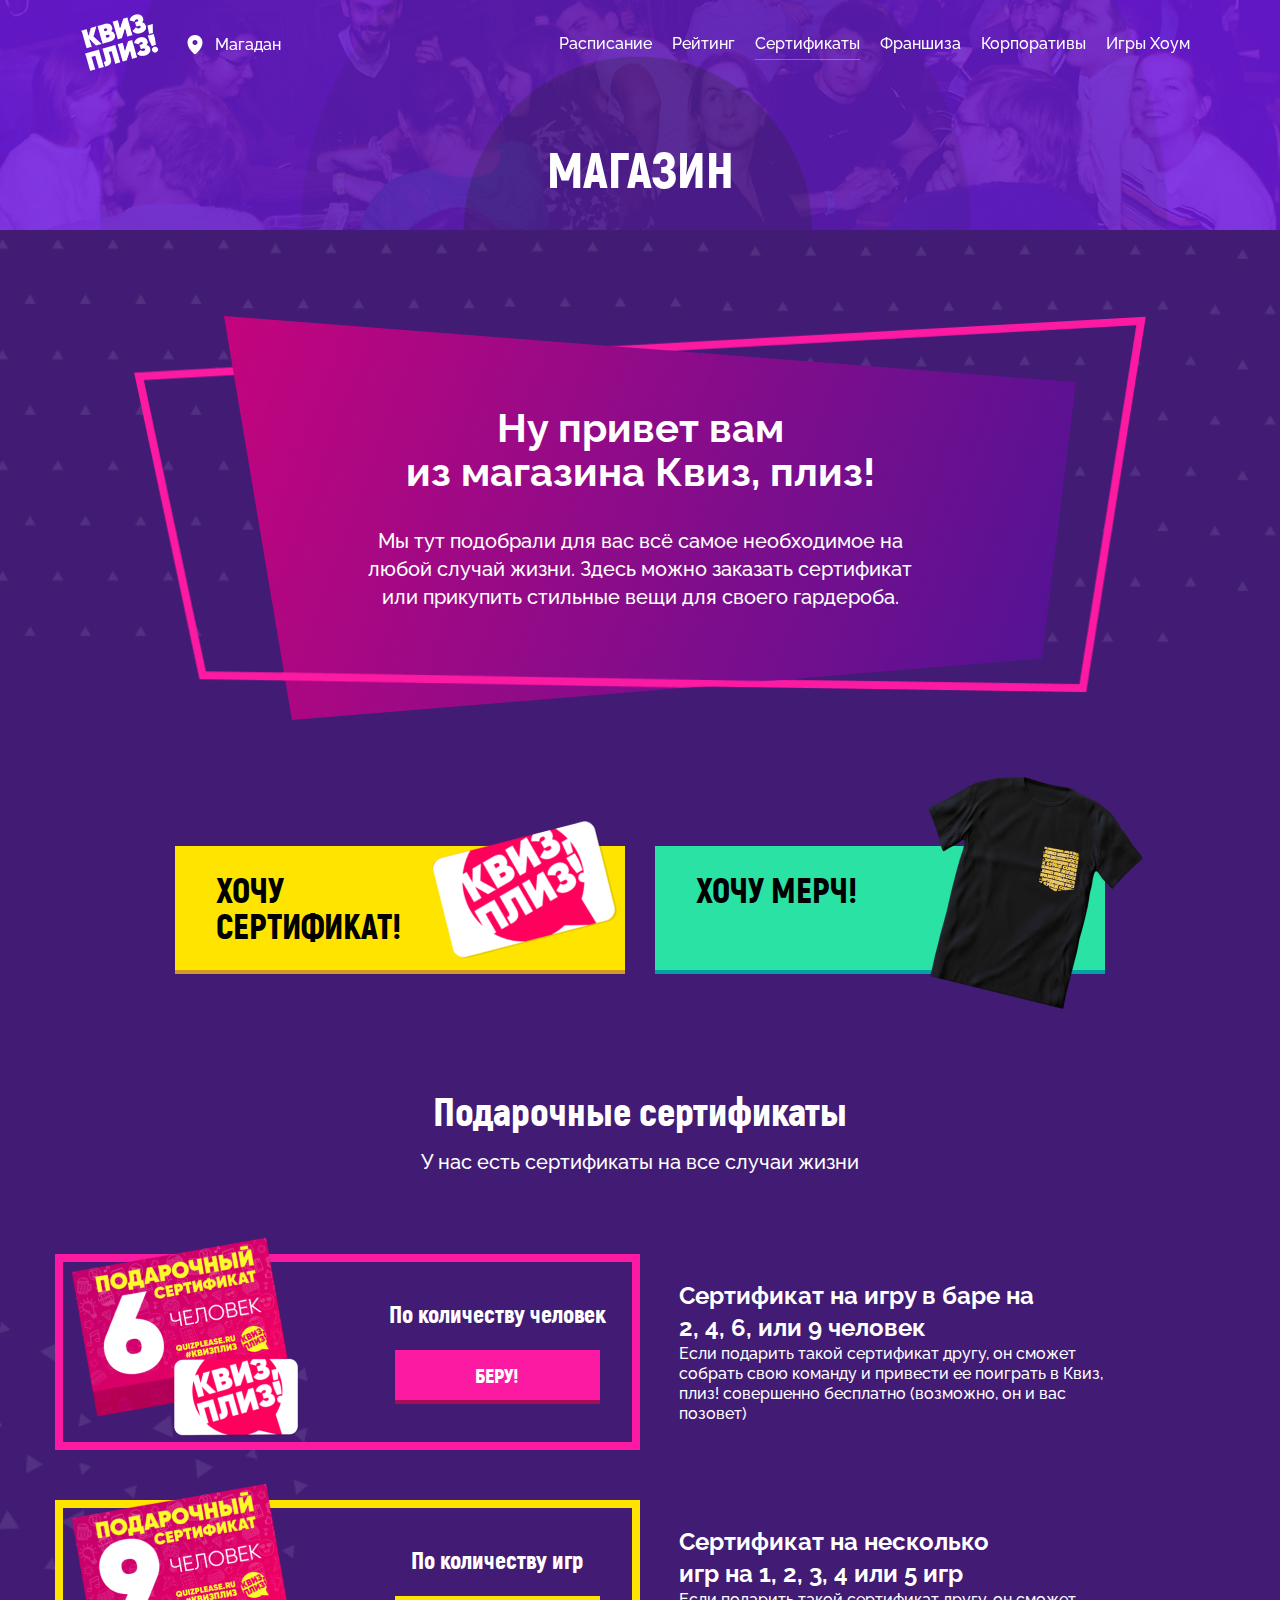
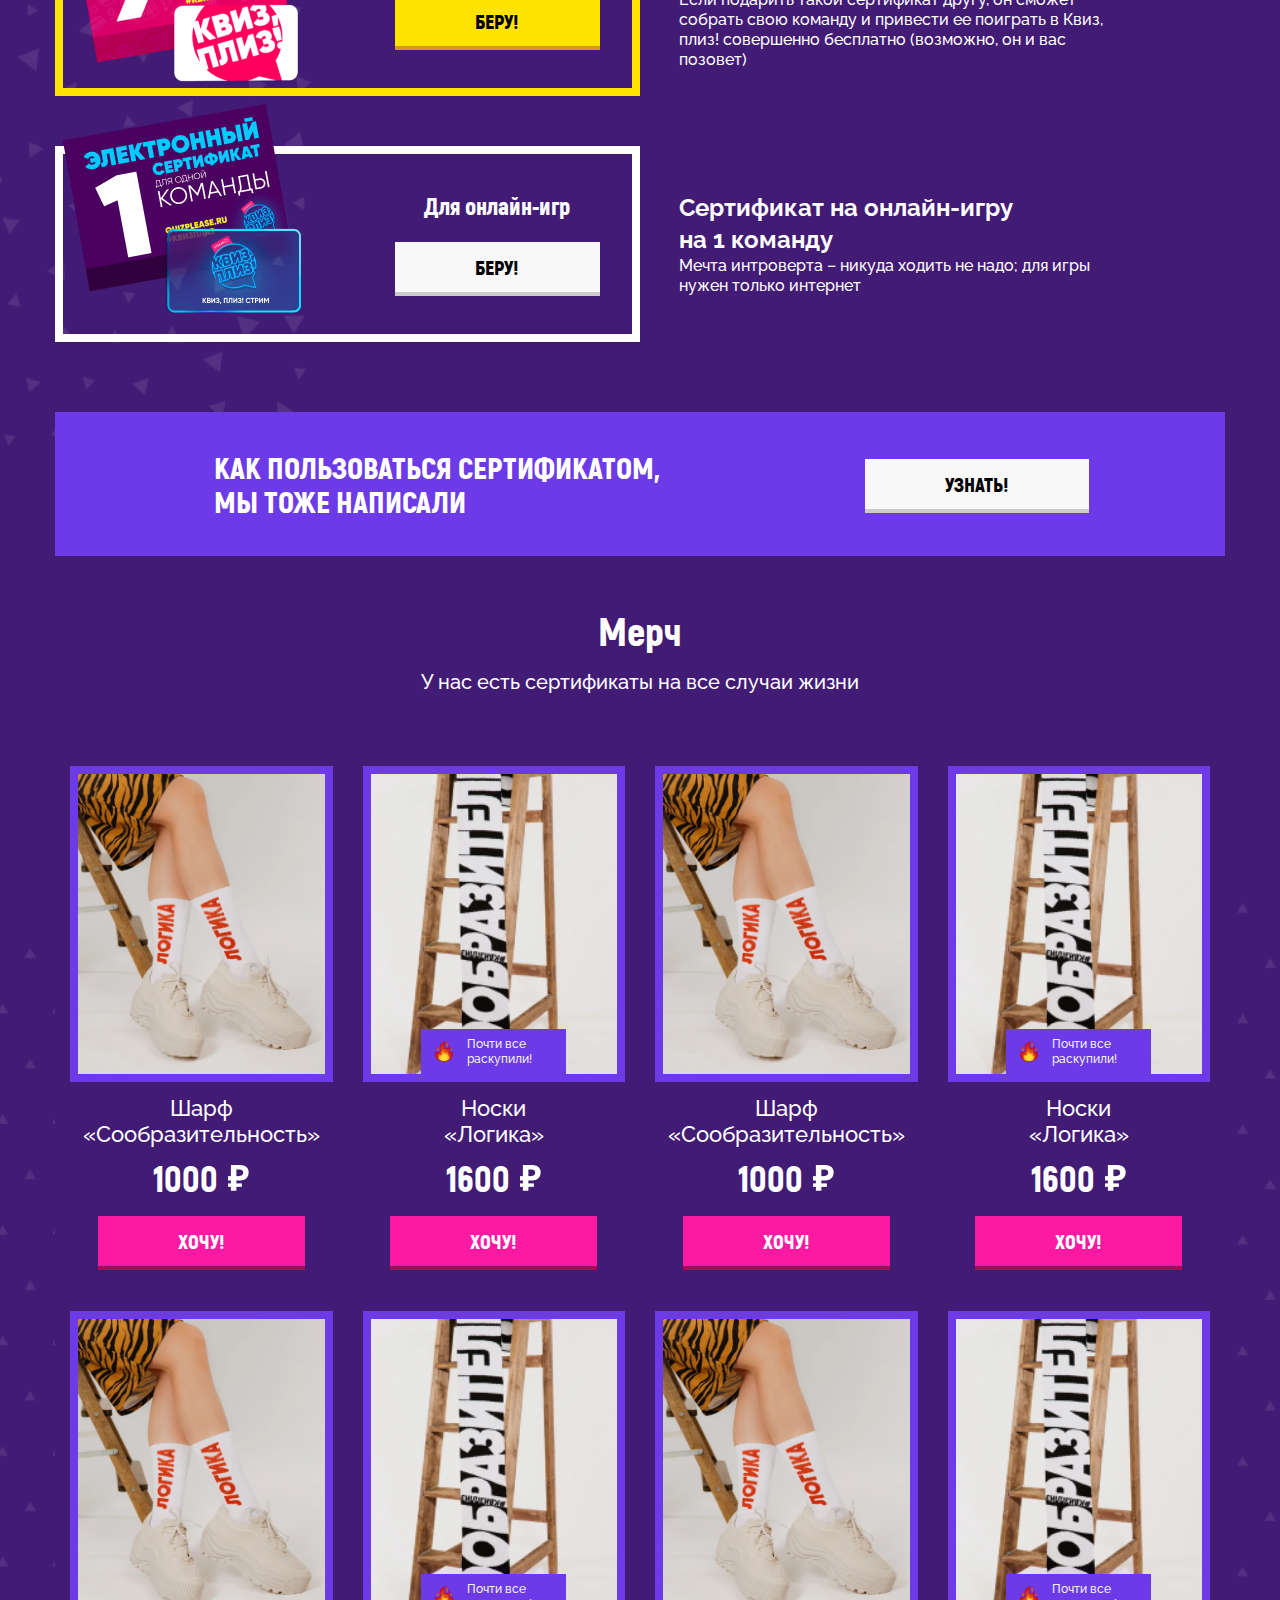
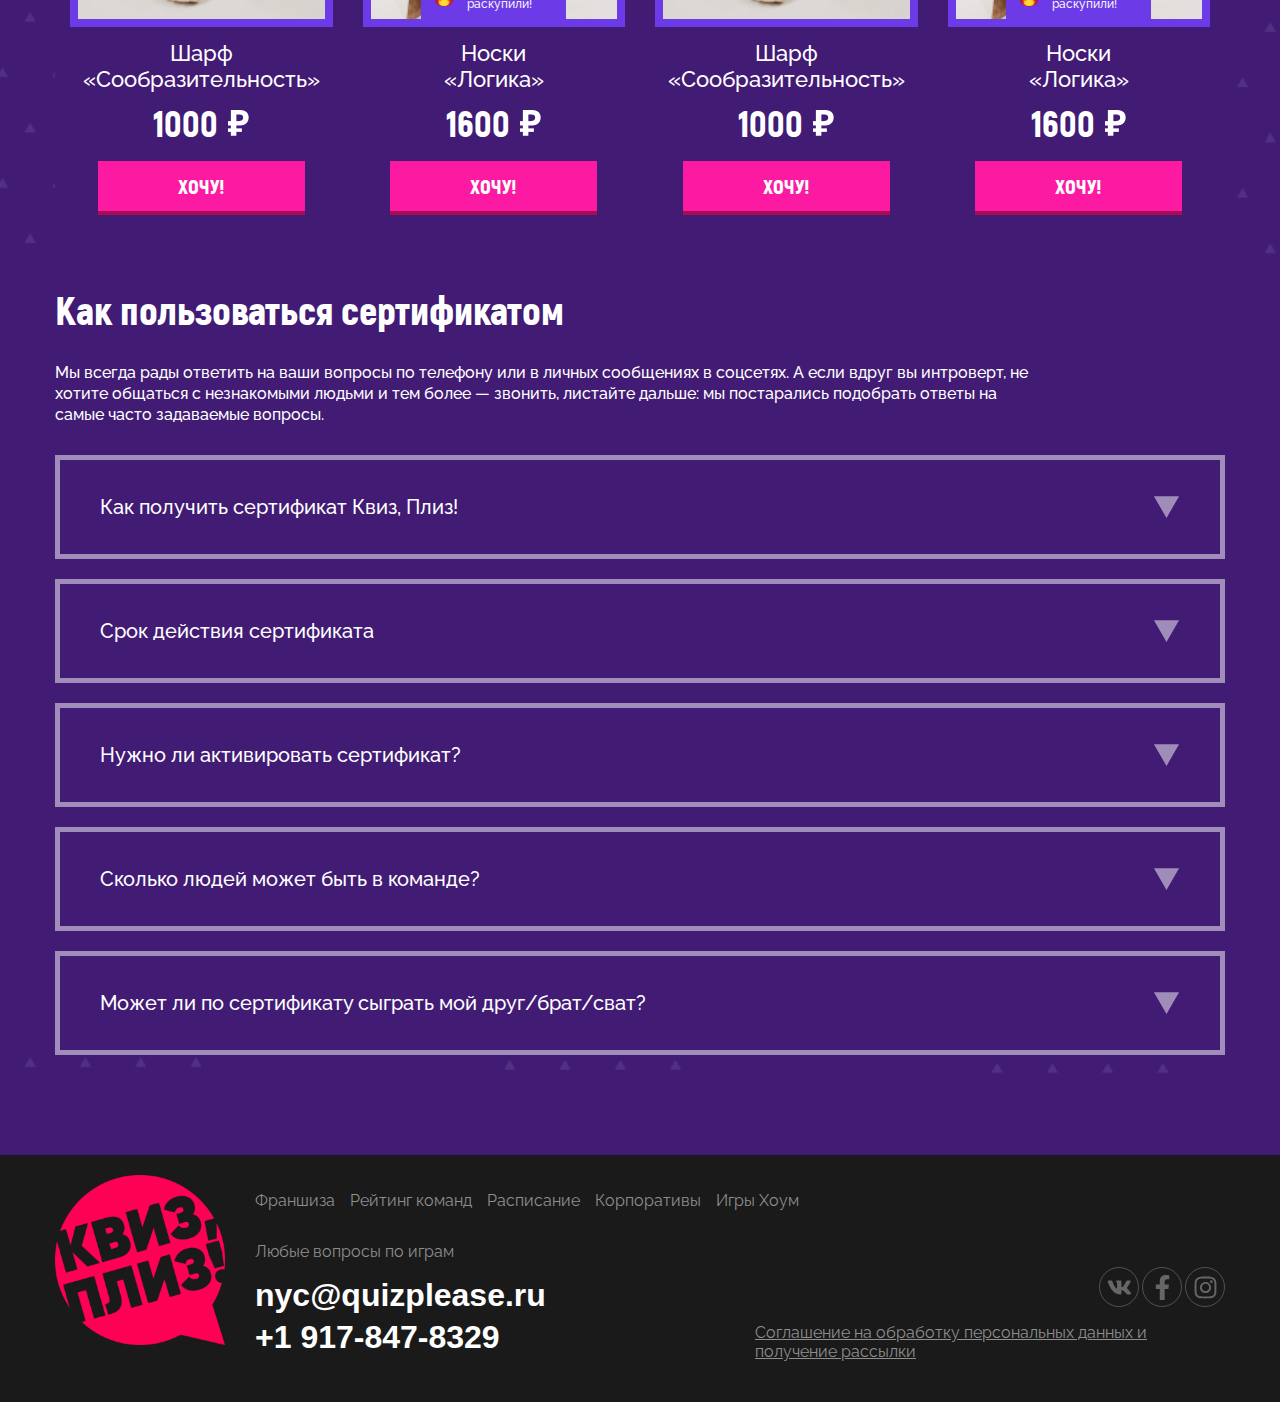
<file: store.html>
<!doctype html>
<html lang="ru">
<head>
    <meta charset="UTF-8">
    <meta name="viewport"
          content="width=device-width, user-scalable=no, initial-scale=1.0, maximum-scale=1.0, minimum-scale=1.0">
    <meta http-equiv="X-UA-Compatible" content="ie=edge">
    <title>Квиз, плиз! — интеллектуально-развлекательная битва</title>
    <meta property="og:url" content="quizplease.ru"/>
    <meta property="og:description" content="Интеллектуально-развлекательная битва Квиз, плиз!"/>
    <meta property="og:title" content="Квиз, плиз!"/>
    <meta property="vk:image" content="https://quizplease.ru/img/kviz_eto.jpg"/>
    <meta property="og:image" content="https://quizplease.ru/img/kviz_eto.jpg"/>
    <meta name="msapplication-TileImage" content="/ms-icon-144x144.png">
    <meta name="theme-color" content="#ffffff">
    <meta name="msapplication-TileColor" content="#ffffff">
    <link rel="apple-touch-icon" sizes="57x57" href="https://quizplease.ru/apple-icon-57x57.png">
    <link rel="apple-touch-icon" sizes="60x60" href="https://quizplease.ru/apple-icon-60x60.png">
    <link rel="apple-touch-icon" sizes="72x72" href="https://quizplease.ru/apple-icon-72x72.png">
    <link rel="apple-touch-icon" sizes="76x76" href="https://quizplease.ru/apple-icon-76x76.png">
    <link rel="apple-touch-icon" sizes="114x114" href="https://quizplease.ru/apple-icon-114x114.png">
    <link rel="apple-touch-icon" sizes="120x120" href="https://quizplease.ru/apple-icon-120x120.png">
    <link rel="apple-touch-icon" sizes="144x144" href="https://quizplease.ru/apple-icon-144x144.png">
    <link rel="apple-touch-icon" sizes="152x152" href="https://quizplease.ru/apple-icon-152x152.png">
    <link rel="apple-touch-icon" sizes="180x180" href="https://quizplease.ru/apple-icon-180x180.png">
    <link href="https://fonts.googleapis.com/css2?family=Raleway:wght@400;500;700;800;900&display=swap"
          rel="stylesheet">
    <link rel="stylesheet" href="css/normalize.css">
    <link rel="stylesheet" href="css/bootstrap-grid.css">
    <link rel="stylesheet" href="libs/owl/assets/owl.carousel.min.css">
    <link rel="stylesheet" href="libs/owl/assets/owl.theme.default.min.css">
    <link rel="stylesheet" href="css/style.css">
    <link rel="stylesheet" href="css/store.css">
    <!--  FIXME Убрать перед деплоем  -->
    <meta name="google-site-verification" content="CB9ieMDzIHTMBSWUpTPA8vWkjGZ4FEyU_zMkgbM08Jg"/>
    <meta property="robots" content="noindex, nofollow"/>
</head>
<body class="store">
<header id="header">
    <div class="container">
        <div class="container-navbar">
            <a href="/" class="logo">
                <img src="./images/header-logo-white-2.png" alt="Квиз, плиз!" title="Квиз, плиз!" class="logo-img">
                <img src="./images/logo-dark.svg" alt="Квиз, плиз!" title="Квиз, плиз!" class="logo-img-sticky">
            </a>
            <div class="header-region">
                <div class="city-drop-main">
                    <div class="city-drop-tog">
                        <img src="./images/pin-white.svg" alt="Квиз, плиз! в твоем городе!" class="location-icon-white">
                        <img src="./images/pin-grey.svg" alt="Квиз, плиз! в твоем городе!" class="location-icon-gray">
                        <div class="city-drop-text">Магадан</div>
                    </div>
                    <nav class="main-city-droplist">
                        <div class="h3-city-drop">В Квиз, плиз! можно поиграть в 14 странах и 111 городах</div>
                        <div class="city-grid">
                            <div class="city-droplist-column">
                                <ul>
                                    <li class="h4 h4-mb6">Россия</li>
                                    <li class="" data-slug="mgdn">
                                        <a class="city-droplink w-dropdown-link" href="https://mgdn.quizplease.ru">
                                            Магадан
                                        </a>
                                    </li>
                                    <li data-slug="almet">
                                        <a class="city-droplink w-dropdown-link"
                                        >Альметьевск</a>
                                    </li>
                                    <li data-slug="bal">
                                        <a class="city-droplink w-dropdown-link"
                                           href="https://bal.quizplease.ru">Балаково</a>
                                    </li>
                                    <li data-slug="brn">
                                        <a class="city-droplink w-dropdown-link"
                                           href="https://brn.quizplease.ru">Барнаул</a>
                                    </li>
                                    <li data-slug="biysk">
                                        <a class="city-droplink w-dropdown-link"
                                           href="https://biysk.quizplease.ru">Бийск</a>
                                    </li>
                                    <li data-slug="blg">
                                        <a class="city-droplink w-dropdown-link"
                                           href="https://blg.quizplease.ru">Благовещенск</a>
                                    </li>
                                    <li data-slug="vdk">
                                        <a class="city-droplink w-dropdown-link"
                                           href="https://vdk.quizplease.ru">Владивосток</a>
                                    </li>
                                    <li data-slug="vldz">
                                        <a class="city-droplink w-dropdown-link"
                                           href="https://vldz.quizplease.ru">Владикавказ</a>
                                    </li>
                                    <li data-slug="vld">
                                        <a class="city-droplink w-dropdown-link"
                                           href="https://vld.quizplease.ru">Владимир</a></li>
                                    <li data-slug="vlg"><a class="city-droplink w-dropdown-link"
                                                           href="https://vlg.quizplease.ru">Волгоград</a></li>
                                    <li data-slug="vdonsk"><a class="city-droplink w-dropdown-link"
                                                              href="https://vdonsk.quizplease.ru">Волгодонск</a></li>
                                    <li data-slug="vlz"><a class="city-droplink w-dropdown-link"
                                                           href="https://vlz.quizplease.ru">Волжский</a></li>
                                    <li data-slug="vrn"><a class="city-droplink w-dropdown-link"
                                                           href="https://vrn.quizplease.ru">Воронеж</a></li>
                                    <li data-slug="vtk"><a class="city-droplink w-dropdown-link"
                                                           href="https://vtk.quizplease.ru">Воткинск</a></li>
                                    <li data-slug="galt"><a class="city-droplink w-dropdown-link"
                                                            href="https://galt.quizplease.ru">Горно-Алтайск</a></li>
                                    <li data-slug="dzr"><a class="city-droplink w-dropdown-link"
                                                           href="https://dzr.quizplease.ru">Дзержинск</a></li>
                                    <li data-slug="ekb"><a class="city-droplink w-dropdown-link"
                                                           href="https://ekb.quizplease.ru">Екатеринбург</a></li>
                                    <li data-slug="essentuki"><a class="city-droplink w-dropdown-link"
                                                                 href="https://essentuki.quizplease.ru">Ессентуки</a>
                                    </li>
                                    <li data-slug="ivanovo"><a class="city-droplink w-dropdown-link"
                                                               href="https://ivanovo.quizplease.ru">Иваново</a></li>
                                    <li data-slug="izh"><a class="city-droplink w-dropdown-link"
                                                           href="https://izh.quizplease.ru">Ижевск</a></li>
                                    <li data-slug="irk"><a class="city-droplink w-dropdown-link"
                                                           href="https://irk.quizplease.ru">Иркутск</a></li>
                                    <li data-slug="yo"><a class="city-droplink w-dropdown-link"
                                                          href="https://yo.quizplease.ru">Йошкар-Ола</a></li>
                                    <li data-slug="kzn"><a class="city-droplink w-dropdown-link"
                                                           href="https://kzn.quizplease.ru">Казань</a></li>
                                    <li data-slug="kgd"><a class="city-droplink w-dropdown-link"
                                                           href="https://kgd.quizplease.ru">Калининград</a></li>
                                    <li data-slug="klg"><a class="city-droplink w-dropdown-link"
                                                           href="https://klg.quizplease.ru">Калуга</a></li>
                                    <li data-slug="kem"><a class="city-droplink w-dropdown-link"
                                                           href="https://kem.quizplease.ru">Кемерово</a></li>
                                    <li data-slug="kirov"><a class="city-droplink w-dropdown-link"
                                                             href="https://kirov.quizplease.ru">Киров</a></li>
                                    <li data-slug="klin"><a class="city-droplink w-dropdown-link"
                                                            href="https://klin.quizplease.ru">Клин</a></li>
                                    <li data-slug="kms"><a class="city-droplink w-dropdown-link"
                                                           href="https://kms.quizplease.ru">Комсомольск-на-Амуре</a>
                                    </li>
                                    <li data-slug="krs"><a class="city-droplink w-dropdown-link"
                                                           href="https://krs.quizplease.ru">Красноярск</a></li>
                                    <li data-slug="kgn"><a class="city-droplink w-dropdown-link"
                                                           href="https://kgn.quizplease.ru">Курган</a></li>
                                    <li data-slug="lip"><a class="city-droplink w-dropdown-link"
                                                           href="https://lip.quizplease.ru">Липецк</a></li>
                                    <li data-slug="moscow"><a class="city-droplink w-dropdown-link"
                                                              href="https://moscow.quizplease.ru">Москва</a></li>
                                    <li data-slug="chelny"><a class="city-droplink w-dropdown-link"
                                                              href="https://chelny.quizplease.ru">Набережные Челны</a>
                                    </li>
                                    <li data-slug="nhk"><a class="city-droplink w-dropdown-link"
                                                           href="https://nhk.quizplease.ru">Находка</a></li>
                                    <li data-slug="nef"><a class="city-droplink w-dropdown-link"
                                                           href="https://nef.quizplease.ru">Нефтекамск</a></li>
                                    <li data-slug="nk"><a class="city-droplink w-dropdown-link"
                                                          href="https://nk.quizplease.ru">Нижнекамск</a></li>
                                    <li data-slug="nn"><a class="city-droplink w-dropdown-link"
                                                          href="https://nn.quizplease.ru">Нижний Новгород</a></li>
                                    <li data-slug="novokuznetsk"><a class="city-droplink w-dropdown-link"
                                                                    href="https://novokuznetsk.quizplease.ru">Новокузнецк</a>
                                    </li>
                                    <li data-slug="nmsk"><a class="city-droplink w-dropdown-link"
                                                            href="https://nmsk.quizplease.ru">Новомосковск</a></li>
                                    <li data-slug="nsk"><a class="city-droplink w-dropdown-link"
                                                           href="https://nsk.quizplease.ru">Новосибирск</a></li>
                                    <li data-slug="nur"><a class="city-droplink w-dropdown-link"
                                                           href="https://nur.quizplease.ru">Новый Уренгой</a></li>
                                    <li data-slug="obn"><a class="city-droplink w-dropdown-link"
                                                           href="https://obn.quizplease.ru">Обнинск</a></li>
                                    <li data-slug="okt"><a class="city-droplink w-dropdown-link"
                                                           href="https://okt.quizplease.ru">Октябрьский</a></li>
                                    <li data-slug="omsk"><a class="city-droplink w-dropdown-link"
                                                            href="https://omsk.quizplease.ru">Омск</a></li>
                                    <li data-slug="orenburg"><a class="city-droplink w-dropdown-link"
                                                                href="https://orenburg.quizplease.ru">Оренбург</a></li>
                                    <li data-slug="penza"><a class="city-droplink w-dropdown-link"
                                                             href="https://penza.quizplease.ru">Пенза</a></li>
                                    <li data-slug="perm"><a class="city-droplink w-dropdown-link"
                                                            href="https://perm.quizplease.ru">Пермь</a></li>
                                    <li data-slug="ptz"><a class="city-droplink w-dropdown-link"
                                                           href="https://ptz.quizplease.ru">Петрозаводск</a></li>
                                    <li data-slug="pk"><a class="city-droplink w-dropdown-link"
                                                          href="https://pk.quizplease.ru">Петропавловск-Камчатский</a>
                                    </li>
                                    <li data-slug="pskov"><a class="city-droplink w-dropdown-link"
                                                             href="https://pskov.quizplease.ru">Псков</a></li>
                                    <li data-slug="pyatigorsk"><a class="city-droplink w-dropdown-link"
                                                                  href="https://pyatigorsk.quizplease.ru">Пятигорск</a>
                                    </li>
                                    <li data-slug="rostov"><a class="city-droplink w-dropdown-link"
                                                              href="https://rostov.quizplease.ru">Ростов-на-Дону</a>
                                    </li>
                                    <li data-slug="smr"><a class="city-droplink w-dropdown-link"
                                                           href="https://smr.quizplease.ru">Самара</a></li>
                                    <li data-slug="spb"><a class="city-droplink w-dropdown-link"
                                                           href="https://spb.quizplease.ru">Санкт-Петербург</a></li>
                                    <li data-slug="saratov"><a class="city-droplink w-dropdown-link"
                                                               href="https://saratov.quizplease.ru">Саратов</a></li>
                                    <li data-slug="stav"><a class="city-droplink w-dropdown-link"
                                                            href="https://stav.quizplease.ru">Ставрополь</a></li>
                                    <li data-slug="str"><a class="city-droplink w-dropdown-link"
                                                           href="https://str.quizplease.ru">Стерлитамак</a></li>
                                    <li data-slug="sur"><a class="city-droplink w-dropdown-link"
                                                           href="https://sur.quizplease.ru">Сургут</a></li>
                                    <li data-slug="sktv"><a class="city-droplink w-dropdown-link"
                                                            href="https://sktv.quizplease.ru">Сыктывкар</a></li>
                                    <li data-slug="tagan"><a class="city-droplink w-dropdown-link"
                                                             href="https://tagan.quizplease.ru">Таганрог</a></li>
                                    <li data-slug="tmb"><a class="city-droplink w-dropdown-link"
                                                           href="https://tmb.quizplease.ru">Тамбов</a></li>
                                    <li data-slug="tlt"><a class="city-droplink w-dropdown-link"
                                                           href="https://tlt.quizplease.ru">Тольятти</a></li>
                                    <li data-slug="tomsk"><a class="city-droplink w-dropdown-link"
                                                             href="https://tomsk.quizplease.ru">Томск</a></li>
                                    <li data-slug="tmz"><a class="city-droplink w-dropdown-link"
                                                           href="https://tmz.quizplease.ru">Туймазы</a></li>
                                    <li data-slug="tula"><a class="city-droplink w-dropdown-link"
                                                            href="https://tula.quizplease.ru">Тула</a></li>
                                    <li data-slug="tmn"><a class="city-droplink w-dropdown-link"
                                                           href="https://tmn.quizplease.ru">Тюмень</a></li>
                                    <li data-slug="uss"><a class="city-droplink w-dropdown-link"
                                                           href="https://uss.quizplease.ru">Уссурийск</a></li>
                                    <li data-slug="ufa"><a class="city-droplink w-dropdown-link"
                                                           href="https://ufa.quizplease.ru">Уфа</a></li>
                                    <li data-slug="khv"><a class="city-droplink w-dropdown-link"
                                                           href="https://khv.quizplease.ru">Хабаровск</a></li>
                                    <li data-slug="cheb"><a class="city-droplink w-dropdown-link"
                                                            href="https://cheb.quizplease.ru">Чебоксары</a></li>
                                    <li data-slug="che"><a class="city-droplink w-dropdown-link"
                                                           href="https://che.quizplease.ru">Челябинск</a></li>
                                    <li data-slug="chita"><a class="city-droplink w-dropdown-link"
                                                             href="https://chita.quizplease.ru">Чита</a></li>
                                    <li data-slug="shahty"><a class="city-droplink w-dropdown-link"
                                                              href="https://shahty.quizplease.ru">Шахты</a></li>
                                    <li data-slug="eng"><a class="city-droplink w-dropdown-link"
                                                           href="https://eng.quizplease.ru">Энгельс</a></li>
                                    <li data-slug="sakh"><a class="city-droplink w-dropdown-link"
                                                            href="https://sakh.quizplease.ru">Южно-Сахалинск</a></li>
                                    <li data-slug="yar"><a class="city-droplink w-dropdown-link"
                                                           href="https://yar.quizplease.ru">Ярославль</a></li>
                                    <li class="city-droplink w-dropdown-link"
                                        style="font-weight:100; font-style: italic;">
                                        Республика Крым
                                    </li>
                                    <li data-slug="svs"><a class="city-droplink w-dropdown-link"
                                                           href="https://svs.quizplease.ru">Севастополь</a></li>
                                    <li data-slug="simf"><a class="city-droplink w-dropdown-link"
                                                            href="https://simf.quizplease.ru">Симферополь</a></li>
                                    <li class="h4 h4-mb6">Беларусь</li>
                                    <li data-slug="brest"><a class="city-droplink w-dropdown-link"
                                                             href="https://brest.quizplease.ru">Брест</a></li>
                                    <li data-slug="minsk"><a class="city-droplink w-dropdown-link"
                                                             href="https://minsk.quizplease.ru">Минск</a></li>
                                    <li class="h4 h4-mb6">Великобритания</li>
                                    <li data-slug="lnd"><a class="city-droplink w-dropdown-link"
                                                           href="https://lnd.quizplease.ru">Лондон</a></li>
                                    <li class="h4 h4-mb6">Германия</li>
                                    <li data-slug="berlin"><a class="city-droplink w-dropdown-link"
                                                              href="https://berlin.quizplease.ru">Берлин</a></li>
                                    <li class="h4 h4-mb6">Израиль</li>
                                    <li data-slug="beer"><a class="city-droplink w-dropdown-link"
                                                            href="https://beer.quizplease.ru">Беэр-Шева</a></li>
                                    <li data-slug="jrs"><a class="city-droplink w-dropdown-link"
                                                           href="https://jrs.quizplease.ru">Иерусалим</a></li>
                                    <li data-slug="tlv"><a class="city-droplink w-dropdown-link"
                                                           href="https://tlv.quizplease.ru">Тель-Авив</a></li>
                                    <li data-slug="haifa"><a class="city-droplink w-dropdown-link"
                                                             href="https://haifa.quizplease.ru">Хайфа</a></li>
                                    <li class="h4 h4-mb6">Казахстан</li>
                                    <li data-slug="aktau"><a class="city-droplink w-dropdown-link"
                                                             href="https://aktau.quizplease.ru">Актау</a></li>
                                    <li data-slug="aktobe"><a class="city-droplink w-dropdown-link"
                                                              href="https://aktobe.quizplease.ru">Актобе</a></li>
                                    <li data-slug="almaty"><a class="city-droplink w-dropdown-link"
                                                              href="https://almaty.quizplease.ru">Алматы</a></li>
                                    <li data-slug="atyrau"><a class="city-droplink w-dropdown-link"
                                                              href="https://atyrau.quizplease.ru">Атырау</a></li>
                                    <li data-slug="krg"><a class="city-droplink w-dropdown-link"
                                                           href="https://krg.quizplease.ru">Караганда</a></li>
                                    <li data-slug="ns"><a class="city-droplink w-dropdown-link"
                                                          href="https://ns.quizplease.ru">Нур-Султан (Астана) </a></li>
                                    <li data-slug="pvl"><a class="city-droplink w-dropdown-link"
                                                           href="https://pvl.quizplease.ru">Павлодар</a></li>
                                    <li data-slug="ridder"><a class="city-droplink w-dropdown-link"
                                                              href="https://ridder.quizplease.ru">Риддер</a></li>
                                    <li data-slug="semey"><a class="city-droplink w-dropdown-link"
                                                             href="https://semey.quizplease.ru">Семей</a></li>
                                    <li data-slug="tmr"><a class="city-droplink w-dropdown-link"
                                                           href="https://tmr.quizplease.ru">Темиртау</a></li>
                                    <li data-slug="uralsk"><a class="city-droplink w-dropdown-link"
                                                              href="https://uralsk.quizplease.ru">Уральск</a></li>
                                    <li data-slug="ukg"><a class="city-droplink w-dropdown-link"
                                                           href="https://ukg.quizplease.ru">Усть-Каменогорск</a></li>
                                    <li data-slug="shymkent"><a class="city-droplink w-dropdown-link"
                                                                href="https://shymkent.quizplease.ru">Шымкент</a></li>
                                    <li class="h4 h4-mb6">Канада</li>
                                    <li data-slug="gta"><a class="city-droplink w-dropdown-link"
                                                           href="https://gta.quizplease.ru">Торонто</a></li>
                                    <li class="h4 h4-mb6">Кипр</li>
                                    <li data-slug="lms"><a class="city-droplink w-dropdown-link"
                                                           href="https://lms.quizplease.ru">Лимассол</a></li>
                                    <li class="h4 h4-mb6">Киргизия</li>
                                    <li data-slug="bishkek"><a class="city-droplink w-dropdown-link"
                                                               href="https://bishkek.quizplease.ru">Бишкек</a></li>
                                    <li class="h4 h4-mb6">Китай</li>
                                    <li data-slug="bj"><a class="city-droplink w-dropdown-link"
                                                          href="https://bj.quizplease.ru">Пекин</a></li>
                                    <li data-slug="shanghai"><a class="city-droplink w-dropdown-link"
                                                                href="https://shanghai.quizplease.ru">Шанхай</a></li>
                                    <li class="h4 h4-mb6">Латвия</li>
                                    <li data-slug="riga"><a class="city-droplink w-dropdown-link"
                                                            href="https://riga.quizplease.ru">Рига</a></li>
                                    <li class="h4 h4-mb6">США</li>
                                    <li data-slug="boston"><a class="city-droplink w-dropdown-link"
                                                              href="https://boston.quizplease.ru">Бостон</a></li>
                                    <li data-slug="nyc"><a class="city-droplink w-dropdown-link"
                                                           href="https://nyc.quizplease.ru">Нью-Йорк</a></li>
                                    <li data-slug="phi"><a class="city-droplink w-dropdown-link"
                                                           href="https://phi.quizplease.ru">Филадельфия</a></li>
                                    <li class="h4 h4-mb6">Узбекистан</li>
                                    <li data-slug="tashkent"><a class="city-droplink w-dropdown-link"
                                                                href="https://tashkent.quizplease.ru">Ташкент</a></li>
                                    <li class="h4 h4-mb6">Фиджи</li>
                                    <li data-slug="suva"><a class="city-droplink w-dropdown-link"
                                                            href="https://suva.quizplease.ru">Сува</a></li>
                                </ul>
                            </div>
                        </div>
                    </nav>
                </div>
            </div>
            <div class="hamburger-menu">
                <img src="./images/burger-white.svg" alt="Меню" class="hamburger-menu-icon">
                <img src="./images/burger-dark.svg" alt="Меню" class="hamburger-menu-icon-dark">
            </div>
            <nav role="navigation" class="menu-navbar">
                <div class="close">&times</div>
                <a href="/schedule" class="link-navbar">
                    <div>Расписание</div>
                </a>
                <a href="/rating" class="link-navbar">
                    <div>Рейтинг</div>
                </a>
                <a href="/certificates" class="link-navbar active">
                    <div>Сертификаты</div>
                </a>
                <a href="/certificates" class="link-navbar">
                    <div>Франшиза</div>
                </a>
                <a href="/certificates" class="link-navbar">
                    <div>Корпоративы</div>
                </a>
                <a href="/home.html" class="link-navbar">
                    <div>Игры Хоум</div>
                </a>
            </nav>
        </div>
    </div>
</header>
<main id="main">
    <img src="./images/store/bgPage.png" alt="Квиз плиз!" class="top-bg">
    <section class="store-main">
        <!--        <img src="./images/store/image7.png" alt="Квиз, плиз! Магазин" class="store-main-image">-->
        <h1 class="store-main-title">Магазин</h1>
    </section>
    <section class="store-hello">
        <div class="container">
            <div class="store-hello-container">
                <div class="store-hello-container-vector">
                    <img src="./images/store/MaskGroup.png" alt="Квиз, плиз!"
                         class="store-mask-group d-none d-md-block">
                    <!--              > 1200px -->
                    <img src="./images/store/Vector4.png" alt="Квиз, плиз!" class="store-vector-4 d-none d-xl-block">
                    <img src="./images/store/Vector5.png" alt="Квиз, плиз!" class="store-vector-5 d-none d-xl-block">
                    <!--              > 992px  -->
                    <img src="./images/store/Vector4_992.png" alt="Квиз, плиз!"
                         class="store-vector-4 d-none d-lg-block d-xl-none">
                    <img src="./images/store/Vector5_992.png" alt="Квиз, плиз!"
                         class="store-vector-5 d-none d-lg-block d-xl-none">
                    <!--                > 768px-->
                    <img src="./images/store/Vector4_768.png" alt="Квиз, плиз!"
                         class="store-vector-4 d-none d-md-block d-lg-none">
                    <img src="./images/store/Vector5_768.png" alt="Квиз, плиз!"
                         class="store-vector-5 d-none d-md-block d-lg-none">
                    <!--                > 320px-->
                    <img src="./images/store/Vector4-sm.png" alt="Квиз, плиз!"
                         class="store-vector-4-sm d-block d-md-none">
                    <img src="./images/store/Vector5-sm.png" alt="Квиз, плиз!"
                         class="store-vector-5-sm d-block d-md-none">
                    <h2 class="store-hello-title">Ну привет вам <br>
                        из магазина Квиз, плиз!</h2>
                    <div class="store-hello-description">Мы тут подобрали для вас всё самое необходимое на любой случай
                        жизни.
                        Здесь можно заказать сертификат или прикупить стильные вещи для своего гардероба.
                    </div>
                </div>
            </div>
            <div class="row row-btns">
                <div class="col-lg-6 col-md-12 col-6">
                    <button class="btn-get-certificate">
                        Хочу <br/> сертификат!
                        <img src="./images/store/asd.png" alt="Сертификат">
                    </button>
                </div>
                <div class="col-lg-6 col-md-12 col-6">
                    <button class="btn-get-merch">
                        Хочу мерч!
                        <img src="./images/store/Mockup1.png" alt="Мерч">
                    </button>
                </div>
            </div>
        </div>
    </section>
    <section class="store-certificates">
        <div class="container">
            <h2 class="store-certificates-title">
                Подарочные сертификаты
            </h2>
            <p class="store-certificates-description">
                У нас есть сертификаты на все случаи жизни
            </p>
            <div class="row row-certificate">
                <div class="col-md-6 col-lg-7 col-xl-6">
                    <div class="certificate-container pink">
                        <div class="row">
                            <div class="col-lg-6">
                                <img src="./images/store/ser6min1.png" alt="Сертификат" class="certificate-image">
                            </div>
                            <div class="col-lg-6">
                                <div class="certificate-type d-none d-md-block">
                                    По количеству человек
                                </div>
                                <div class="certificate-subtitle d-block d-md-none">
                                    Сертификат на игру в баре
                                    на 2, 4, 6, или 9 человек
                                </div>
                                <button class="certificate-btn pink show-modal-certificate">Беру!</button>
                            </div>
                        </div>
                    </div>
                </div>
                <div class="col-md-6 col-lg-5 col-xl-6 d-none d-md-block">
                    <div class="certificate-description">
                        <div class="certificate-subtitle">
                            Сертификат на игру в баре
                            на 2, 4, 6, или 9 человек
                        </div>
                        Если подарить такой сертификат другу, он сможет собрать свою команду и привести ее
                        поиграть в Квиз, плиз! совершенно бесплатно (возможно, он и вас позовет)
                    </div>
                </div>
            </div>
            <div class="row row-certificate">
                <div class="col-md-6 col-lg-7 col-xl-6">
                    <div class="certificate-container yellow">
                        <div class="row">
                            <div class="col-lg-6">
                                <img src="./images/store/ser9min1.png" alt="Сертификат" class="certificate-image">
                            </div>
                            <div class="col-lg-6">
                                <div class="certificate-type d-none d-md-block">
                                    По количеству игр
                                </div>
                                <div class="certificate-subtitle d-block d-md-none">
                                    Сертификат на несколько игр
                                    на 1, 2, 3, 4 или 5 игр
                                </div>
                                <button class="certificate-btn yellow show-modal-certificate-some">Беру!</button>
                            </div>
                        </div>
                    </div>
                </div>
                <div class="col-md-6 col-lg-5 col-xl-6 d-none d-md-block">
                    <div class="certificate-description">
                        <div class="certificate-subtitle">
                            Сертификат на несколько игр
                            на 1, 2, 3, 4 или 5 игр
                        </div>
                        Если подарить такой сертификат другу, он сможет собрать свою команду и привести ее
                        поиграть в Квиз, плиз! совершенно бесплатно (возможно, он и вас позовет)
                    </div>
                </div>
            </div>
            <div class="row row-certificate">
                <div class="col-md-6 col-lg-7 col-xl-6">
                    <div class="certificate-container white">
                        <div class="row">
                            <div class="col-lg-6">
                                <img src="./images/store/sert_strim1.png" alt="Сертификат" class="certificate-image">
                            </div>
                            <div class="col-lg-6">
                                <div class="certificate-type  d-none d-md-block">
                                    Для онлайн-игр
                                </div>
                                <div class="certificate-subtitle d-block d-md-none">
                                    Сертификат на онлайн-игру
                                    на 1 команду
                                </div>
                                <button class="certificate-btn white show-modal-certificate-online">Беру!</button>
                            </div>
                        </div>
                    </div>
                </div>
                <div class="col-md-6 col-lg-5 col-xl-6 d-none d-md-block">
                    <div class="certificate-description">
                        <div class="certificate-subtitle">
                            Сертификат на онлайн-игру
                            на 1 команду
                        </div>
                        Мечта интроверта – никуда ходить не надо; для игры нужен только интернет
                    </div>
                </div>
            </div>
        </div>
    </section>
    <section class="certificate-help">
        <div class="container">
            <div class="row certificate-info">
                <div class="col-md-6 col-lg-7">
                    <div class="certificate-info-title">
                        Как пользоваться сертификатом, <br/> мы тоже написали
                    </div>
                </div>
                <div class="col-md-6 col-lg-5">
                    <div class="center">
                        <button class="certificate-info-btn">Узнать!</button>
                    </div>
                </div>
            </div>
        </div>
    </section>
    <section class="store-merch">
        <div class="container">
            <h2 class="store-merch-title">
                Мерч
            </h2>
            <p class="store-merch-description">
                У нас есть сертификаты на все случаи жизни
            </p>
            <div class="row store-merch-grid">
                <div class="col-xl-3 col-lg-4 col-6">
                    <div class="store-merch-grid-item">
                        <div class="store-merch-grid-item-img show-modal1">
                            <img src="./images/store/Rectangle70.png" alt="Мерч">
                        </div>
                        <div class="store-merch-grid-item-title">
                            Шарф «Сообразительность»
                        </div>
                        <div class="store-merch-grid-item-price">
                            1000 <img src="./images/store/val.png" alt="Рубль">
                        </div>
                        <button class="store-merch-grid-item-btn show-modal1">Хочу!</button>
                    </div>
                </div>
                <div class="col-xl-3 col-lg-4 col-6">
                    <div class="store-merch-grid-item">
                        <div class="store-merch-grid-item-img show-modal2">
                            <img src="./images/store/image6.png" alt="Мерч">
                            <div class="store-badge">
                                <img src="./images/store/Vector.png" alt="Почти все раскупили!">
                                Почти все раскупили!
                            </div>
                        </div>
                        <div class="store-merch-grid-item-title">
                            Носки <br> «Логика»
                        </div>
                        <div class="store-merch-grid-item-price">
                            1600 <img src="./images/store/val.png" alt="Рубль">
                        </div>
                        <button class="store-merch-grid-item-btn show-modal2">Хочу!</button>
                    </div>
                </div>
                <div class="col-xl-3 col-lg-4 col-6">
                    <div class="store-merch-grid-item">
                        <div class="store-merch-grid-item-img">
                            <img src="./images/store/Rectangle70.png" alt="Мерч">
                        </div>
                        <div class="store-merch-grid-item-title">
                            Шарф «Сообразительность»
                        </div>
                        <div class="store-merch-grid-item-price">
                            1000 <img src="./images/store/val.png" alt="Рубль">
                        </div>
                        <button class="store-merch-grid-item-btn">Хочу!</button>
                    </div>
                </div>
                <div class="col-xl-3 col-lg-4 col-6">
                    <div class="store-merch-grid-item">
                        <div class="store-merch-grid-item-img">
                            <img src="./images/store/image6.png" alt="Мерч">
                            <div class="store-badge">
                                <img src="./images/store/Vector.png" alt="Почти все раскупили!">
                                Почти все раскупили!
                            </div>
                        </div>
                        <div class="store-merch-grid-item-title">
                            Носки <br> «Логика»
                        </div>
                        <div class="store-merch-grid-item-price">
                            1600 <img src="./images/store/val.png" alt="Рубль">
                        </div>
                        <button class="store-merch-grid-item-btn">Хочу!</button>
                    </div>
                </div>
                <div class="col-xl-3 col-lg-4 col-6">
                    <div class="store-merch-grid-item">
                        <div class="store-merch-grid-item-img">
                            <img src="./images/store/Rectangle70.png" alt="Мерч">
                        </div>
                        <div class="store-merch-grid-item-title">
                            Шарф «Сообразительность»
                        </div>
                        <div class="store-merch-grid-item-price">
                            1000 <img src="./images/store/val.png" alt="Рубль">
                        </div>
                        <button class="store-merch-grid-item-btn">Хочу!</button>
                    </div>
                </div>
                <div class="col-xl-3 col-lg-4 col-6">
                    <div class="store-merch-grid-item">
                        <div class="store-merch-grid-item-img">
                            <img src="./images/store/image6.png" alt="Мерч">
                            <div class="store-badge">
                                <img src="./images/store/Vector.png" alt="Почти все раскупили!">
                                Почти все раскупили!
                            </div>
                        </div>
                        <div class="store-merch-grid-item-title">
                            Носки <br> «Логика»
                        </div>
                        <div class="store-merch-grid-item-price">
                            1600 <img src="./images/store/val.png" alt="Рубль">
                        </div>
                        <button class="store-merch-grid-item-btn">Хочу!</button>
                    </div>
                </div>
                <div class="col-xl-3 col-lg-4 col-6">
                    <div class="store-merch-grid-item">
                        <div class="store-merch-grid-item-img">
                            <img src="./images/store/Rectangle70.png" alt="Мерч">
                        </div>
                        <div class="store-merch-grid-item-title">
                            Шарф «Сообразительность»
                        </div>
                        <div class="store-merch-grid-item-price">
                            1000 <img src="./images/store/val.png" alt="Рубль">
                        </div>
                        <button class="store-merch-grid-item-btn">Хочу!</button>
                    </div>
                </div>
                <div class="col-xl-3 col-lg-4 col-6">
                    <div class="store-merch-grid-item">
                        <div class="store-merch-grid-item-img">
                            <img src="./images/store/image6.png" alt="Мерч">
                            <div class="store-badge">
                                <img src="./images/store/Vector.png" alt="Почти все раскупили!">
                                Почти все раскупили!
                            </div>
                        </div>
                        <div class="store-merch-grid-item-title">
                            Носки <br> «Логика»
                        </div>
                        <div class="store-merch-grid-item-price">
                            1600 <img src="./images/store/val.png" alt="Рубль">
                        </div>
                        <button class="store-merch-grid-item-btn">Хочу!</button>
                    </div>
                </div>
            </div>
        </div>
    </section>
    <section class="store-how_to">
        <div class="container">
            <h2 class="store-how_to-title">
                Как пользоваться сертификатом
            </h2>
            <p class="store-how_to-description">
                Мы всегда рады ответить на ваши вопросы по телефону или в личных сообщениях в соцсетях. А если вдруг вы
                интроверт, не хотите общаться с незнакомыми людьми и тем более — звонить, листайте дальше: мы
                постарались
                подобрать ответы на самые часто задаваемые вопросы.
            </p>
            <div class="how_to-collapse">
                <div class="how_to-collapse-item">
                    <div class="layout">
                        <div class="question">Как получить сертификат Квиз, Плиз!
                            <img src="./images/store/Polygon1.png" alt="Вопрос">
                        </div>
                        <div class="answer" style="display: none;">Вообще сколько угодно! Хоть один человек, хоть
                            десять, хоть все ваши
                            друзья,
                            которые захотят присоединиться.
                        </div>
                    </div>
                </div>
                <div class="how_to-collapse-item">
                    <div class="layout">
                        <div class="question">Срок действия сертификата
                            <img src="./images/store/Polygon1.png" alt="Вопрос">
                        </div>
                        <div class="answer" style="display: none;">Вообще сколько угодно! Хоть один человек, хоть
                            десять, хоть все ваши
                            друзья,
                            которые захотят присоединиться.
                        </div>
                    </div>
                </div>
                <div class="how_to-collapse-item">
                    <div class="layout">
                        <div class="question">Нужно ли активировать сертификат?
                            <img src="./images/store/Polygon1.png" alt="Вопрос">
                        </div>
                        <div class="answer" style="display: none;">Вообще сколько угодно! Хоть один человек, хоть
                            десять, хоть все ваши
                            друзья,
                            которые захотят присоединиться.
                        </div>
                    </div>
                </div>
                <div class="how_to-collapse-item">
                    <div class="layout">
                        <div class="question">Сколько людей может быть в команде?
                            <img src="./images/store/Polygon1.png" alt="Вопрос">
                        </div>
                        <div class="answer" style="display: none;">Вообще сколько угодно! Хоть один человек, хоть
                            десять, хоть все ваши
                            друзья,
                            которые захотят присоединиться.
                        </div>
                    </div>
                </div>
                <div class="how_to-collapse-item">
                    <div class="layout">
                        <div class="question">Может ли по сертификату сыграть мой друг/брат/сват?
                            <img src="./images/store/Polygon1.png" alt="Вопрос">
                        </div>
                        <div class="answer" style="display: none;">Вообще сколько угодно! Хоть один человек, хоть
                            десять, хоть все ваши
                            друзья,
                            которые захотят присоединиться.
                        </div>
                    </div>
                </div>
            </div>
        </div>
    </section>
    <!-- MODALS -->
    <div id="modal1" class="modal-overlay">
        <div class="modal-content">
            <div class="modal-close">
                <img src="./images/store/close.png" alt="Закрыть окно">
            </div>
            <div class="modal-form">
                <div class="row">
                    <div class="col-lg-6">
                        <div class="product-img">
                            <img src="./images/store/image6b.png" alt="Продукт">
                        </div>
                    </div>
                    <div class="col-lg-6">
                        <div class="product-title">
                            Шарф «Сообразительность»
                        </div>
                        <div class="product-description">
                            Шарф настолько объёмный и тёплый, что способен самостоятельно защитить все стратегически
                            важные
                            места (шея, лицо, уши, голова ваша, голова соседа).
                            <br>
                            <br>
                            Надпись «Сообразительность» лишь подчеркнёт вашу безусловную причастность к
                            интеллектуальному
                            бомонду.
                        </div>
                        <div class="product-meta row">
                            <div class="product-meta-item col-lg-6">
                                <div class="product-meta-item-label">
                                    Длина
                                </div>
                                <div class="product-meta-item-value">
                                    170 см
                                </div>
                            </div>
                            <div class="product-meta-item col-lg-6">
                                <div class="product-meta-item-label">
                                    Пол
                                </div>
                                <div class="product-meta-item-value">
                                    Унисекс
                                </div>
                            </div>
                            <div class="product-meta-item col-lg-6">
                                <div class="product-meta-item-label">
                                    Ширина
                                </div>
                                <div class="product-meta-item-value">
                                    20 см
                                </div>
                            </div>
                            <div class="product-meta-item col-lg-6">
                                <div class="product-meta-item-label">
                                    Состав
                                </div>
                                <div class="product-meta-item-value">
                                    Шерсть
                                </div>
                            </div>
                        </div>
                        <div class="product-size">
                            Выберите размер
                            <select name="product-size" class="order-select">
                                <option value="first">Первый размер</option>
                                <option value="second">Второй размер</option>
                                <option value="third">Третий размер</option>
                            </select>
                        </div>
                    </div>
                </div>
                <div class="separator"></div>
                <div class="product-form">
                    <div class="product-form-title">
                        Доставка
                    </div>
                    <select name="order_type" id="order_type1" class="order-select">
                        <option value="by_game">Доставить на игру</option>
                        <option value="by_courier">Доставить курьером</option>
                    </select>
                    <div class="by-courier">
                        <div class="row">
                            <div class="col-lg-12 mb-4">
                                <input type="text" class="order-input" placeholder="Город, улица, дом">
                            </div>
                            <div class="col-lg-4 mb-4">
                                <input type="text" class="order-input" placeholder="Подьезд">
                            </div>
                            <div class="col-lg-4 mb-4">
                                <input type="text" class="order-input" placeholder="Квартира\Офис">
                            </div>
                            <div class="col-lg-4 mb-4">
                                <input type="text" class="order-input" placeholder="Этаж">
                            </div>
                        </div>
                    </div>
                    <div class="separator"></div>
                    <div class="row">
                        <div class="col-lg-6">
                            <input type="text" class="order-input" placeholder="Имя">
                        </div>
                        <div class="col-lg-6">
                            <input type="text" class="order-input" placeholder="Телефон">
                        </div>
                        <div class="col-lg-12">
                            <input type="email" class="order-input" placeholder="Email">
                        </div>
                    </div>
                    <button class="yellow-button">Точно беру!</button>
                </div>
            </div>
        </div>
    </div>
    <div id="modal2" class="modal-overlay">
        <div class="modal-content">
            <div class="modal-close">
                <img src="./images/store/close.png" alt="Закрыть окно">
            </div>
            <div class="modal-form">
                <div class="row">
                    <div class="col-lg-6">
                        <div class="product-images owl-carousel">
                            <div class="product-image-item">
                                <img src="./images/store/image6b.png" alt="Продукт">
                            </div>
                            <div class="product-image-item">
                                <img src="./images/store/Rectangle70.png" alt="Продукт">
                            </div>
                            <div class="product-image-item">
                                <img src="./images/store/image6b.png" alt="Продукт">
                            </div>
                            <div class="product-image-item">
                                <img src="./images/store/Rectangle70.png" alt="Продукт">
                            </div>
                        </div>
                    </div>
                    <div class="col-lg-6">
                        <div class="product-title">
                            Шарф «Сообразительность»
                        </div>
                        <div class="product-description">
                            Шарф настолько объёмный и тёплый, что способен самостоятельно защитить все стратегически
                            важные
                            места (шея, лицо, уши, голова ваша, голова соседа).
                            <br>
                            <br>
                            Надпись «Сообразительность» лишь подчеркнёт вашу безусловную причастность к
                            интеллектуальному
                            бомонду.
                        </div>
                        <div class="product-meta row">
                            <div class="product-meta-item col-lg-6">
                                <div class="product-meta-item-label">
                                    Длина
                                </div>
                                <div class="product-meta-item-value">
                                    170 см
                                </div>
                            </div>
                            <div class="product-meta-item col-lg-6">
                                <div class="product-meta-item-label">
                                    Пол
                                </div>
                                <div class="product-meta-item-value">
                                    Унисекс
                                </div>
                            </div>
                            <div class="product-meta-item col-lg-6">
                                <div class="product-meta-item-label">
                                    Ширина
                                </div>
                                <div class="product-meta-item-value">
                                    20 см
                                </div>
                            </div>
                            <div class="product-meta-item col-lg-6">
                                <div class="product-meta-item-label">
                                    Состав
                                </div>
                                <div class="product-meta-item-value">
                                    Шерсть
                                </div>
                            </div>
                        </div>
                        <div class="product-size">
                            Выберите размер
                            <select name="product-size" id="product-size" class="order-select">
                                <option value="first">Первый размер</option>
                                <option value="second">Второй размер</option>
                                <option value="third">Третий размер</option>
                            </select>
                        </div>
                    </div>
                </div>
                <div class="separator"></div>
                <div class="product-form">
                    <div class="product-form-title">
                        Доставка
                    </div>
                    <select name="order_type" id="order_type2" class="order-select">
                        <option value="by_game">Доставить на игру</option>
                        <option value="by_courier">Доставить курьером</option>
                    </select>
                    <div class="by-courier">
                        <div class="row">
                            <div class="col-lg-12 mb-4">
                                <input type="text" class="order-input" placeholder="Город, улица, дом">
                            </div>
                            <div class="col-lg-4 mb-4">
                                <input type="text" class="order-input" placeholder="Подьезд">
                            </div>
                            <div class="col-lg-4 mb-4">
                                <input type="text" class="order-input" placeholder="Квартира\Офис">
                            </div>
                            <div class="col-lg-4 mb-4">
                                <input type="text" class="order-input" placeholder="Этаж">
                            </div>
                        </div>
                    </div>
                    <div class="separator"></div>
                    <div class="row">
                        <div class="col-lg-6">
                            <input type="text" class="order-input" placeholder="Имя" id="order-name">
                        </div>
                        <div class="col-lg-6">
                            <input type="text" class="order-input" placeholder="Телефон" id="order-phone">
                        </div>
                        <div class="col-lg-12">
                            <input type="email" class="order-input" placeholder="Email" id="order-email">
                        </div>
                    </div>
                    <button class="yellow-button">Точно беру!</button>
                </div>
            </div>
        </div>
    </div>
    <div id="modal-certificate" class="modal-overlay">
        <div class="modal-content">
            <div class="modal-close">
                <img src="./images/store/close.png" alt="Закрыть окно">
            </div>
            <div class="modal-title">
                Сертификат для офлайн-игр на 2,4,6 или 9 человек
            </div>
            <div class="modal-form">
                <div class="row mt-5">
                    <div class="col-lg-6">
                        <label for="peoples_count">Количество человек в команде</label>
                        <select name="peoples_count" id="peoples_count" class="order-select">
                            <option value="2">2</option>
                            <option value="4">4</option>
                            <option value="6">6</option>
                            <option value="9">9</option>
                        </select>
                    </div>
                    <div class="col-lg-6">
                        <label for="order-certificate-type">Вид сертификата</label>
                        <select name="order-certificate-type" id="order-certificate-type" class="order-select">
                            <option value="email">Электронный</option>
                            <option value="paper">Бумажный</option>
                        </select>
                    </div>
                </div>
                <div class="by-delivery">
                    <div class="separator"></div>
                    <div class="row">
                        <div class="col-12">
                            <div class="product-form-title">
                                Доставка
                            </div>
                            <select name="order_type" id="order_type3" class="order-select">
                                <option value="by_game">Доставить на игру</option>
                                <option value="by_courier">Доставить курьером</option>
                            </select>
                        </div>
                    </div>
                    <div class="by-courier">
                        <div class="row">
                            <div class="col-lg-12 mb-4">
                                <input type="text" class="order-input" placeholder="Город, улица, дом">
                            </div>
                            <div class="col-lg-4 mb-4">
                                <input type="text" class="order-input" placeholder="Подьезд">
                            </div>
                            <div class="col-lg-4 mb-4">
                                <input type="text" class="order-input" placeholder="Квартира\Офис">
                            </div>
                            <div class="col-lg-4 mb-4">
                                <input type="text" class="order-input" placeholder="Этаж">
                            </div>
                        </div>
                    </div>
                </div>
                <div class="separator"></div>
                <div class="row">
                    <div class="col-lg-6">
                        <input type="text" class="order-input" placeholder="Имя" id="order-name">
                    </div>
                    <div class="col-lg-6">
                        <input type="text" class="order-input" placeholder="Телефон" id="order-phone">
                    </div>
                    <div class="col-lg-12">
                        <input type="email" class="order-input" placeholder="Email" id="order-email">
                    </div>
                </div>
                <button class="yellow-button">Точно беру!</button>
            </div>
        </div>
    </div>
    <div id="modal-certificate-some" class="modal-overlay ">
        <div class="modal-content">
            <div class="modal-close">
                <img src="./images/store/close.png" alt="Закрыть окно">
            </div>
            <div class="modal-title">
                Сертификат
                на несколько игр
            </div>
            <div class="modal-form">
                <div class="row mt-5">
                    <div class="col-lg-6">
                        <label for="peoples_count">Количество человек в команде</label>
                        <select name="peoples_count" id="peoples_count" class="order-select">
                            <option value="2">2</option>
                            <option value="4">4</option>
                            <option value="6">6</option>
                            <option value="9">9</option>
                        </select>
                    </div>
                    <div class="col-lg-6">
                        <label for="order-certificate-type">Вид сертификата</label>
                        <select name="order-certificate-type" id="order-certificate-type" class="order-select">
                            <option value="email">Электронный</option>
                            <option value="paper">Бумажный</option>
                        </select>
                    </div>
                </div>
                <div class="by-delivery">
                    <div class="separator"></div>
                    <div class="row">
                        <div class="col-12">
                            <div class="product-form-title">
                                Доставка
                            </div>
                            <select name="order_type" id="order_type3" class="order-select">
                                <option value="by_game">Доставить на игру</option>
                                <option value="by_courier">Доставить курьером</option>
                            </select>
                        </div>
                    </div>
                    <div class="by-courier">
                        <div class="row">
                            <div class="col-lg-12 mb-4">
                                <input type="text" class="order-input" placeholder="Город, улица, дом">
                            </div>
                            <div class="col-lg-4 mb-4">
                                <input type="text" class="order-input" placeholder="Подьезд">
                            </div>
                            <div class="col-lg-4 mb-4">
                                <input type="text" class="order-input" placeholder="Квартира\Офис">
                            </div>
                            <div class="col-lg-4 mb-4">
                                <input type="text" class="order-input" placeholder="Этаж">
                            </div>
                        </div>
                    </div>
                </div>
                <div class="separator"></div>
                <div class="row">
                    <div class="col-lg-6">
                        <input type="text" class="order-input" placeholder="Имя" id="order-name">
                    </div>
                    <div class="col-lg-6">
                        <input type="text" class="order-input" placeholder="Телефон" id="order-phone">
                    </div>
                    <div class="col-lg-12">
                        <input type="email" class="order-input" placeholder="Email" id="order-email">
                    </div>
                </div>
                <button class="yellow-button">Точно беру!</button>
            </div>
        </div>
    </div>
    <div id="modal-certificate-online" class="modal-overlay ">
        <div class="modal-content">
            <div class="modal-close">
                <img src="./images/store/close.png" alt="Закрыть окно">
            </div>
            <div class="modal-title">
                Сертификат на онлайн-игру на 1 команду
            </div>
            <div class="modal-form">
                <div class="row mt-5">
                    <div class="col-lg-6">
                        <input type="text" class="order-input" placeholder="Имя" id="order-name">
                    </div>
                    <div class="col-lg-6">
                        <input type="text" class="order-input" placeholder="Телефон" id="order-phone">
                    </div>
                    <div class="col-lg-12">
                        <input type="email" class="order-input" placeholder="Email" id="order-email">
                    </div>
                </div>
                <button class="yellow-button">Точно беру!</button>
            </div>
        </div>
    </div>
</main>
<footer>
    <div class="container">
        <div class="row">
            <button class="footer-button" id="scroller"><img src="./images/toup.svg" alt="наверх">наверх
            </button>
        </div>
        <div class="row">
            <div class="col-xl-2 col-lg-2 hidden-md hidden-sm hidden-xs">
                <div class="footer-logo">
                    <a href="/" class="w--current">
                        <img src="./images/logo_2048.png" alt="Картинка" class="img-responsive">
                    </a>
                </div>
            </div>
            <div class="col-xl-10 col-lg-10 col-md-12 col-sm-12 col-12">
                <div class="row">
                    <div class="col-xl-12 col-lg-12 col-md-12 col-sm-12 col-12">
                        <nav class="footer-nav">
                            <ul>
                                <li><a href="/franshiza">Франшиза</a></li>
                                <li><a href="/rating">Рейтинг команд</a>
                                </li>
                                <li><a href="/schedule">Расписание</a>
                                </li>
                                <li><a href="/corp">Корпоративы</a>
                                </li>
                                <li><a href="/home-game">Игры Хоум</a></li>
                            </ul>
                        </nav>
                    </div>
                </div>
                <div class="row">
                    <div class="col-xl-6 col-lg-6 col-md-6 col-sm-6 col-6">
                        <div class="footer-contact">
                            <p>Любые вопросы по играм</p>
                            <ul>
                                <li>
                                    <a href="mailto:nyc@quizplease.ru">nyc@quizplease.ru</a>
                                </li>
                                <li>
                                    <a class="footer-phone" href="tel:+1 917-847-8329"> +1 917-847-8329</a>
                                </li>
                            </ul>
                        </div>
                    </div>
                    <div class="col-xl-6 col-lg-6 col-md-6 col-sm-6 col-6  end-xl end-lg end-md end-sm end-xs">
                        <div class="row">
                            <div class="hidden-xl hidden-lg col-md-12 col-sm-12 col-12">
                                <div class="footer-logo">
                                    <a href="/" class="w--current">
                                        <img src="./images/logo_2048.png" alt="Картинка" class="img-responsive">
                                    </a>
                                </div>
                            </div>
                            <div class="col-xl-12 col-lg-12 col-md-12 col-sm-12 col-12">
                                <div class="footer-soc">
                                    <ul>
                                        <li>
                                            <a target="_blank"
                                               href="https://vk.com/quizplease_nyc">
                                                <svg aria-hidden="true" focusable="false" data-prefix="fab"
                                                     data-icon="vk" role="img"
                                                     xmlns="http://www.w3.org/2000/svg" viewBox="0 0 576 512"
                                                     class="svg-inline--fa fa-vk fa-w-18">
                                                    <path fill="currentColor"
                                                          d="M545 117.7c3.7-12.5 0-21.7-17.8-21.7h-58.9c-15 0-21.9 7.9-25.6 16.7 0 0-30 73.1-72.4 120.5-13.7 13.7-20 18.1-27.5 18.1-3.7 0-9.4-4.4-9.4-16.9V117.7c0-15-4.2-21.7-16.6-21.7h-92.6c-9.4 0-15 7-15 13.5 0 14.2 21.2 17.5 23.4 57.5v86.8c0 19-3.4 22.5-10.9 22.5-20 0-68.6-73.4-97.4-157.4-5.8-16.3-11.5-22.9-26.6-22.9H38.8c-16.8 0-20.2 7.9-20.2 16.7 0 15.6 20 93.1 93.1 195.5C160.4 378.1 229 416 291.4 416c37.5 0 42.1-8.4 42.1-22.9 0-66.8-3.4-73.1 15.4-73.1 8.7 0 23.7 4.4 58.7 38.1 40 40 46.6 57.9 69 57.9h58.9c16.8 0 25.3-8.4 20.4-25-11.2-34.9-86.9-106.7-90.3-111.5-8.7-11.2-6.2-16.2 0-26.2.1-.1 72-101.3 79.4-135.6z"
                                                          class=""></path>
                                                </svg>
                                            </a>
                                        </li>
                                        <li>
                                            <a target="_blank"
                                               href="https://www.facebook.com/quizpleasenewyork/">
                                                <svg aria-hidden="true" focusable="false" data-prefix="fab"
                                                     data-icon="facebook-f"
                                                     role="img" xmlns="http://www.w3.org/2000/svg" viewBox="0 0 320 512"
                                                     class="svg-inline--fa fa-facebook-f fa-w-10">
                                                    <path fill="currentColor"
                                                          d="M279.14 288l14.22-92.66h-88.91v-60.13c0-25.35 12.42-50.06 52.24-50.06h40.42V6.26S260.43 0 225.36 0c-73.22 0-121.08 44.38-121.08 124.72v70.62H22.89V288h81.39v224h100.17V288z"
                                                          class=""></path>
                                                </svg>
                                            </a>
                                        </li>
                                        <li>
                                            <a target="_blank"
                                               href="https://www.instagram.com/quizplease_nyc/">
                                                <svg aria-hidden="true" focusable="false" data-prefix="fab"
                                                     data-icon="instagram"
                                                     role="img" xmlns="http://www.w3.org/2000/svg" viewBox="0 0 448 512"
                                                     class="svg-inline--fa fa-instagram fa-w-14">
                                                    <path fill="currentColor"
                                                          d="M224.1 141c-63.6 0-114.9 51.3-114.9 114.9s51.3 114.9 114.9 114.9S339 319.5 339 255.9 287.7 141 224.1 141zm0 189.6c-41.1 0-74.7-33.5-74.7-74.7s33.5-74.7 74.7-74.7 74.7 33.5 74.7 74.7-33.6 74.7-74.7 74.7zm146.4-194.3c0 14.9-12 26.8-26.8 26.8-14.9 0-26.8-12-26.8-26.8s12-26.8 26.8-26.8 26.8 12 26.8 26.8zm76.1 27.2c-1.7-35.9-9.9-67.7-36.2-93.9-26.2-26.2-58-34.4-93.9-36.2-37-2.1-147.9-2.1-184.9 0-35.8 1.7-67.6 9.9-93.9 36.1s-34.4 58-36.2 93.9c-2.1 37-2.1 147.9 0 184.9 1.7 35.9 9.9 67.7 36.2 93.9s58 34.4 93.9 36.2c37 2.1 147.9 2.1 184.9 0 35.9-1.7 67.7-9.9 93.9-36.2 26.2-26.2 34.4-58 36.2-93.9 2.1-37 2.1-147.8 0-184.8zM398.8 388c-7.8 19.6-22.9 34.7-42.6 42.6-29.5 11.7-99.5 9-132.1 9s-102.7 2.6-132.1-9c-19.6-7.8-34.7-22.9-42.6-42.6-11.7-29.5-9-99.5-9-132.1s-2.6-102.7 9-132.1c7.8-19.6 22.9-34.7 42.6-42.6 29.5-11.7 99.5-9 132.1-9s102.7-2.6 132.1 9c19.6 7.8 34.7 22.9 42.6 42.6 11.7 29.5 9 99.5 9 132.1s2.7 102.7-9 132.1z"
                                                          class=""></path>
                                                </svg>
                                            </a>
                                        </li>
                                    </ul>
                                </div>
                            </div>
                            <div class="col-xl-12 col-12 start-xl start-lg start-md  hidden-xs">
                                <div class="footer-agreement">
                                    <a target="_blank" href="/agreement">Соглашение на обработку персональных данных и
                                        получение рассылки</a>
                                </div>
                            </div>
                        </div>
                    </div>
                </div>
                <div class="col-sm-12  col-12 ant-center-sm ant-center-xs hidden-xl hidden-lg hidden-md">
                    <div class="footer-agreement">
                        <a target="_blank" href="/agreement">Соглашение на обработку персональных данных и получение
                            рассылки</a>
                    </div>
                </div>
            </div>
        </div>
    </div>
</footer>
<!-- SCRIPTS -->
<script src="libs/jquery-3.5.1.min.js"></script>
<script src="libs/owl/owl.carousel.min.js"></script>
<script src="libs/owl/owlcarousel2-filter.min.js"></script>
<script src="js/script.js"></script>
<!-- END SCRIPTS-->
</body>
</html>
</file>
<file: css/style.css>
/**
 * Theme Name:  Quiz Please
 * Theme URI:   https://quizplease.ru/
 * Author:      Max Voitsekhovsky
 * Author URI:  https://voitsekhovsky.studio/
 * Description: New Design
 * Version:     Версия темы. Пример: 1.0
 */

/* Main */

/*Черный (Густой) Black (Heavy)*/
@font-face {
    font-family: "Gilroy-Black";
    src: url("../fonts/gilroy/Gilroy-Black.ttf");
    font-weight: 900;
    font-style: normal;
}

/*Дополнительный жирный (Сверхжирный) Extra Bold (Ultra Bold)*/
@font-face {
    font-family: "Gilroy-ExtraBold";
    src: url("../fonts/gilroy/Gilroy-ExtraBold.ttf");
    font-weight: 800;
    font-style: normal;
}

/*Жирный Bold*/
@font-face {
    font-family: "Gilroy-Bold";
    src: url("../fonts/gilroy/Gilroy-Bold.ttf");
    font-weight: 700;
    font-style: normal;
}

/*Полужирный Semi Bold (Semi Bold)*/
@font-face {
    font-family: "Gilroy-SemiBold";
    src: url("../fonts/gilroy/Gilroy-SemiBold.ttf");
    font-weight: 600;
    font-style: normal;
}

/*Средний Medium*/
@font-face {
    font-family: "Gilroy-Medium";
    src: url("../fonts/gilroy/Gilroy-Medium.ttf");
    font-weight: 500;
    font-style: normal;
}

/*Нормальный Normal*/
@font-face {
    font-family: "Gilroy-Regular";
    src: url("../fonts/gilroy/Gilroy-Regular.ttf");
    font-weight: normal;
    font-style: normal;
}

/*Светлый Light*/
@font-face {
    font-family: "Gilroy-Light";
    src: url("../fonts/gilroy/Gilroy-Light.ttf");
    font-weight: 300;
    font-style: normal;
}

/*Дополнительный светлый (Сверхсветлый) Extra Light (Ultra Light)*/
@font-face {
    font-family: "Gilroy-UltraLight";
    src: url("../fonts/gilroy/Gilroy-UltraLight.ttf");
    font-weight: 300;
    font-style: normal;
}

/*Тонкий (Волосяной) Thin (Hairline)*/
@font-face {
    font-family: "Gilroy-Thin";
    src: url("../fonts/gilroy/Gilroy-Thin.ttf");
    font-weight: 300;
    font-style: normal;
}

body {
    font-family: Raleway;
    background-color: #000423;
    color: white;
}

*, ::after, ::before {
    box-sizing: border-box;
}


#header {
    display: flex;
    height: 90px;
    position: fixed;
    top: 0;
    left: 0;
    right: 0;
    z-index: 999;
    transition: all 0.2s ease;
    align-items: center;
}

#header .logo-img-sticky {
    display: none;
}

#header.sticky .logo-img-sticky {
    display: block;
    width: 80px;
}

#header.sticky .logo-img {
    display: none;
}

#header.sticky {
    background-color: rgba(255, 255, 255, 1);
    padding-top: 0px;

}

#header.sticky .link-navbar {
    color: #fff;

}

#header.sticky .link-navbar.active {
    border-bottom: 1px solid rgba(0, 0, 0, 0.3);

}


*:not(body):not(html)::-webkit-scrollbar-button {
    background-image: url('');
    background-repeat: no-repeat;
    width: 4px;
    height: 0px;
}

*:not(body):not(html)::-webkit-scrollbar-track {
    background-color: #421b75;
    border-top-right-radius: 2px;
    border-bottom-right-radius: 2px;
}

*:not(body):not(html)::-webkit-scrollbar-thumb {
    -webkit-border-radius: 0px;
    border-radius: 0px;
    background-color: #ffd902;
}

*:not(body):not(html)::-webkit-scrollbar-thumb:hover {
    background-color: #ffd902;
}

*:not(body):not(html)::-webkit-resizer {
    background-image: url('');
    background-repeat: no-repeat;
    width: 4px;
    height: 0px;
}

*:not(body):not(html)::-webkit-scrollbar {
    width: 4px;
    height: 4px;
}


/* Framework */

.text-center {
    text-align: center;
}

.blue-marker {
    font-family: 'Gilroy-Bold', sans-serif;
    color: #00a2ff;
}

/*.link::after {*/
/*    content: '';*/
/*    display: block;*/
/*    bottom: 0;*/
/*    left: 0;*/
/*    right: 0;*/
/*    background-color: rgba(6, 164, 236, 1);*/
/*    height: 1px;*/
/*    width: 100%;*/
/*    position: absolute;*/
/*    transition: all 0.2s ease;*/
/*}*/

.link:hover::after {
    background-color: rgba(6, 164, 236, 0);

}

.link {
    /*text-decoration: none;*/
    position: relative;
    color: #00a2ff;
    background-image: linear-gradient(90deg, rgba(6, 164, 236, 1) 0%, rgba(200, 21, 240, 1) 100%);;
    background-position: 0% 100%;
    background-repeat: no-repeat;
    background-size: 0% 2px;
    transition: background-size cubic-bezier(0, .5, 0, 1) 0.3s;
    text-decoration: underline;
}

.link:hover,
.link:focus {

    background-size: 100% 2px;
}

.btn {
    display: inline-block;
    font-weight: 400;
    color: #212529;
    text-align: center;
    vertical-align: middle;
    user-select: none;
    background-color: transparent;
    border: 1px solid transparent;
    padding: 15px 30px;
    font-size: 1rem;
    line-height: 1.5;
    border-radius: 10px;
    transition: all 0.5s ease;
    text-decoration: none;
    font-family: 'Gilroy-Black', sans-serif;
    text-transform: uppercase;
    cursor: pointer;
}

.btn:hover {
    color: #212529;
    text-decoration: none;
}

.btn:focus, .btn.focus {
    outline: 0;
    box-shadow: 0 0 0 0.2rem rgba(0, 123, 255, 0.25);
}

.btn.block {
    width: 100%;
}

.btn-primary {
    color: #fff;
    background-color: #00a2ff;
    border-color: #00a2ff;
}

.btn-primary.shadow {
    box-shadow: 0px 0px 15px 5px #00a2ff;
}

.btn-primary.shadow:hover {
    box-shadow: none;
}

.btn-primary:hover {
    color: #fff;
    background-color: #00a3ff;
    border-color: #00a3ff;
}

.btn-primary:focus, .btn-primary.focus {
    color: #fff;
    background-color: #00a3ff;
    border-color: #00a3ff;
    box-shadow: 0 0 0 0.2rem rgba(38, 143, 255, 0.5);
}


.btn-secondary {
    color: #fff;
    background-color: #000423;
    border-color: #000626;
    box-shadow: 0 0 10px rgb(0, 162, 255);
    cursor: pointer;
}


.btn-secondary:hover,
.btn-secondary:focus,
.btn-secondary.focus {
    color: #fff;
    background-color: #00a3ff;
    border-color: #00a3ff;
    box-shadow: 0 0 10px rgb(0, 162, 255);
}

.btn-pink {
    color: #fff;
    background-color: #ff0072;
    border-color: #ff0072;
    cursor: pointer;
}

.btn-pink.shadow {
    box-shadow: 0px 0px 15px 5px #ff0072;
}

.btn-pink.shadow:hover {
    box-shadow: none;
}

.btn-pink:hover,
.btn-pink:focus,
.btn-pink.focus {
    color: #fff;
    background-color: #ff0072;
    border-color: #ff0072;
}


.hide-sm {
    display: none;
}

.only-sm {
    display: block;
}

.container-navbar {
    display: flex;
    justify-content: flex-start;
    align-items: center;
    position: relative;
    padding: 5px 25px;

}


.video-instruction-box-lg {
    display: none;
}

.owl-nav {
    display: none;
}


/* THEME */

.main-city-droplist {
    display: none;
    overflow: auto;
    max-height: 80vh;
    cursor: pointer;
}

.main-city-droplist.w--open {
    left: 0px;
    top: 0px;
    right: 0px;
    margin-top: 59px;
    padding: 15px;
    border-radius: 2px;
    background-color: #6937d2;
    box-shadow: 0 5px 30px 0 rgba(0, 0, 0, .2);
    color: #fff;
    display: block;
    position: absolute !important;
    z-index: 9;
}

.h3-city-drop {

    font-size: 26px;
    line-height: 30px;
    font-weight: 500;
    margin-bottom: 20px;


}

#header.sticky .city-drop-text {
    color: #010319;
}

.city-drop-tog {
    display: flex;
    align-items: center;
    padding: 0px 10px;
    font-size: 16px;
    line-height: 30px;
    font-weight: 500;
    margin-left: 15px;
    cursor: pointer;
}


.city-droplist-column ul {

    list-style: none;
    margin: 0px;
    padding: 0px;
}


.h4-mb6 {
    margin-bottom: 6px;
    color: #ffd902;
    font-size: 16px;
    line-height: 30px;
    text-transform: uppercase;
}

.city-droplink {
    max-width: 175px;
    padding: 0px;
    transition: color 100ms ease;
    color: #fff;
    font-size: 16px;
    line-height: 30px;
    font-weight: 500;
    display: block;
    position: relative;
    vertical-align: top;
    text-decoration: none;

    text-align: left;

    white-space: nowrap;
}

.city-droplink.no-games {
    color: black;
}

.menu-navbar {
    flex: 1;
    justify-content: flex-end;
    display: none;

}

.menu-navbar.open {
    position: fixed;
    top: 90px;
    left: 0;
    right: 0;
    z-index: 99;
    display: block;
    background-color: rgba(1, 3, 25, .95);
    padding: 30px 15px 15px;
}

.menu-navbar.open .link-navbar {
    /*padding: 10px 0px;*/

}

.menu-navbar .close {
    position: fixed;
    top: 0;
    right: 0;
    color: white;
    display: none;
    width: 50px;
    height: 50px;
    align-items: center;
    justify-content: center;
    background: black;
    font-size: 50px;
}

.menu-navbar.open .close {
    display: none;
}

.menu-flex-1 {
    flex: 1;

}

.link-navbar {
    display: flex;
    margin-right: 10px;
    margin-left: 10px;
    align-items: center;
    transition: all 100ms ease-in-out;
    color: #fff;
    font-size: 16px;
    line-height: 30px;
    font-weight: 500;
    text-decoration: none;
    border-bottom: 1px solid rgba(255, 255, 255, 0);

}

.link-navbar:hover {
    opacity: 0.75;
    color: white;
    text-decoration: none;

}

.link-navbar.active {
    border-bottom: 1px solid rgba(255, 255, 255, 0.3);

}

.location-icon {
    width: 20px;
    margin-right: 10px;
}


.location-icon-white {
    width: 20px;
    margin-right: 10px;
}

#header .location-icon-gray {
    display: none;
}

#header.sticky .location-icon-gray {
    display: block;
    width: 20px;
    margin-right: 10px;
}

#header.sticky .location-icon-white {
    display: none;
}

.hamburger-menu-icon {
    width: 25px;
}

.hamburger-menu-icon-dark {
    display: none;
}

#header.sticky .hamburger-menu-icon-dark {
    display: block;
    width: 25px;
}

#header.sticky .hamburger-menu-icon {
    display: none;
}

.hamburger-menu {
    margin-left: auto;
}


.title {
    text-align: center;
    font-family: 'Gilroy-Black', sans-serif;
    color: #fff;
    font-size: 30px;
    text-transform: uppercase;
    margin-bottom: 30px;
}


/* ***************** SECTIONS ***************** */

/* FIRST SECTION*/


.first-screen .gradient-mobile {
    padding: 3px;
    background: rgb(181, 68, 224);
    background: -moz-linear-gradient(180deg, #0097e6 50%, #c600ee 100%);
    background: -webkit-linear-gradient(180deg, #0097e6 50%, #c600ee 100%);
    background: linear-gradient(180deg, #0097e6 50%, #c600ee 100%);
    filter: progid:DXImageTransform.Microsoft.gradient(startColorstr="#b544e0", endColorstr="#866fe2", GradientType=1);
    border-radius: 10px;
    position: relative;
    overflow: hidden;
}

.first-screen .gradient-mobile .gradient-inside-mobile {
    background-color: #000423;
    border-radius: 10px;
    padding-top: 80px;
    padding-bottom: 30px;
    display: flex;
    flex-direction: column;
}

.first-screen .gradient-transparent-mobile {
    z-index: 1;
    position: absolute;
    top: 0;
    left: 0px;
    right: 0;
    bottom: 0;
    background: linear-gradient(0deg, rgba(0, 4, 35, 0) 0%, rgb(0, 4, 35) 80%);
}

.first-screen .gradient-mobile .gradient-inside-mobile:before {
    content: ' ';
    position: absolute;
    top: 0;
    left: 0;
    right: 0;
    bottom: 0;
    background-image: url("../images/stream_repeat.png");
    z-index: 2;
    background-size: cover;
}


.gradient-content {
    z-index: 2;
    position: relative;
}

.first-screen {

    width: 95%;
    margin: auto;

    text-align: center;

    display: flex;
    flex-direction: column;
}

.first-screen .logo-neon {
    max-width: 220px;
    margin: auto;
    order: 1;
    z-index: 2;
    position: relative;
}

.first-screen .subtitle {
    font-weight: 500;
    color: white;
    text-transform: uppercase;
    width: 150px;
    margin: auto;
    font-family: 'Gilroy-Bold', sans-serif;
    order: 2;
    line-height: 22px;
    z-index: 2;
    position: relative;
}

.first-screen .description {
    text-align: left;
    margin-top: 30px;
    order: 3;
    max-width: 320px;
    margin: 30px auto 0px;
}

.first-screen-bottom {
    order: 4;
}

.main-title {
    font-size: 34px;
    font-family: 'Gilroy-Bold', sans-serif;
}

.first-screen .description .content {
    margin-top: 10px;
    font-size: 16px;
    font-weight: 400;
    width: 300px;
    line-height: 20px;
    font-family: 'Gilroy-Medium', sans-serif;

}


.first-screen .icons {
    display: flex;
    align-items: center;
    justify-content: center;
    margin-top: 10px;

}


.first-screen .icon-text {
    max-width: 85px;
    margin: -15px auto auto;
    text-transform: uppercase;
    font-weight: 600;
    line-height: 22px;
    font-family: 'Gilroy-Bold', sans-serif;

}

/* MOST IMPORTANT SECTION */

.most-important-screen .description .item {
    font-size: 16px;
    font-weight: 600;
    text-transform: uppercase;
    margin: 50px auto auto;
    text-align: center;
    font-family: 'Gilroy-Black', sans-serif;

}

.most-important-screen .item1 {
    background: rgb(181, 68, 224);
    background: -moz-linear-gradient(0deg, rgba(181, 68, 224, 1) 0%, rgba(134, 111, 226, 1) 100%);
    background: -webkit-linear-gradient(0deg, rgba(181, 68, 224, 1) 0%, rgba(134, 111, 226, 1) 100%);
    background: linear-gradient(0deg, rgba(181, 68, 224, 1) 0%, rgba(134, 111, 226, 1) 100%);
    filter: progid:DXImageTransform.Microsoft.gradient(startColorstr="#b544e0", endColorstr="#866fe2", GradientType=1);
    -webkit-background-clip: text;
    -webkit-text-fill-color: transparent;
    width: 270px;
}

.most-important-screen .item2 {
    background: rgb(64, 174, 228);
    background: -moz-linear-gradient(0deg, rgb(64, 174, 228) 0%, rgb(23, 207, 229) 100%);
    background: -webkit-linear-gradient(0deg, rgb(64, 174, 228) 0%, rgb(23, 207, 229) 100%);
    background: linear-gradient(0deg, rgb(64, 174, 228) 0%, rgb(23, 207, 229) 100%);
    filter: progid:DXImageTransform.Microsoft.gradient(startColorstr="#b544e0", endColorstr="#866fe2", GradientType=1);
    -webkit-background-clip: text;
    -webkit-text-fill-color: transparent;
    width: 190px;
}

.most-important-screen .item3 {
    background: rgb(0, 221, 230);
    background: -moz-linear-gradient(0deg, rgb(0, 221, 230) 0%, rgb(0, 212, 230) 100%);
    background: -webkit-linear-gradient(0deg, rgb(0, 221, 230) 0%, rgb(0, 212, 230) 100%);
    background: linear-gradient(0deg, rgb(0, 221, 230) 0%, rgb(0, 212, 230) 100%);
    filter: progid:DXImageTransform.Microsoft.gradient(startColorstr="#b544e0", endColorstr="#866fe2", GradientType=1);
    -webkit-background-clip: text;
    -webkit-text-fill-color: transparent;
    width: 180px;
}

.most-important-screen .item4 {
    background: rgb(0, 177, 230);
    background: -moz-linear-gradient(0deg, rgb(0, 177, 230) 0%, rgb(0, 212, 230) 100%);
    background: -webkit-linear-gradient(0deg, rgb(0, 177, 230) 0%, rgb(0, 212, 230) 100%);
    background: linear-gradient(0deg, rgb(0, 177, 230) 0%, rgb(0, 212, 230) 100%);
    filter: progid:DXImageTransform.Microsoft.gradient(startColorstr="#b544e0", endColorstr="#866fe2", GradientType=1);
    -webkit-background-clip: text;
    -webkit-text-fill-color: transparent;
    width: 200px;
}


/* SCHEDULE SECTION */

.schedule .owl-stage {
    padding-left: 0px !important;
}

.schedule-carousel {
    margin-bottom: 10px;
    position: relative;
}

.schedule .owl-carousel .carousel-cell .card {
    background-color: #fff;
    border-radius: 10px;
    width: 100%;
    height: 100%;
    padding: 10px;
    min-height: 300px;
    color: black;
    position: relative;
    overflow: hidden;
}

.schedule .owl-carousel .carousel-cell .card .card-body {
    padding: 0px 15px 15px;

}

.schedule .carousel-cell .btn {
    padding: 15px 14px;
    font-size: 14px;
}


.schedule .carousel-cell.classic .btn {
    color: #fff;
    background-color: #00245a;
    border-color: #00245a;

}

.schedule .carousel-cell.classic .btn:hover {
    color: #fff;
    background-color: #00245a;
    border-color: #00245a;
}

.schedule .carousel-cell.classic .btn:focus, .schedule .carousel-cell.classic .btn.focus {
    color: #fff;
    background-color: #00245a;
    border-color: #00245a;
    box-shadow: 0 0 0 0.2rem rgba(0, 36, 90, 0.5);
}


.schedule .carousel-cell.cinema-and-music .btn {
    color: #fff;
    background-color: #f00046;
    border-color: #f00046;

}

.schedule .carousel-cell.cinema-and-music .btn:hover {
    color: #fff;
    background-color: #f00046;
    border-color: #f00046;
}

.schedule .carousel-cell.cinema-and-music .btn:focus, .schedule .carousel-cell.cinema-and-music .btn.focus {
    color: #fff;
    background-color: #f00046;
    border-color: #f00046;
    box-shadow: 0 0 0 0.2rem rgba(240, 0, 70, 0.5);
}


.schedule .carousel-cell.theme .btn {
    color: #fff;
    background-color: #ff9000;
    border-color: #ff9000;
}

.schedule .carousel-cell.theme .btn:hover {
    color: #fff;
    background-color: #ff9000;
    border-color: #ff9000;
}

.schedule .carousel-cell.theme .btn:focus, .schedule .carousel-cell.theme .btn.focus {
    color: #fff;
    background-color: #ff9000;
    border-color: #ff9000;
    box-shadow: 0 0 0 0.2rem rgba(255, 144, 0, 0.5);
}


.schedule .owl-filter-bar {
    margin: 50px 0px 30px;
}

.schedule .owl-filter-bar-item {
    background-color: transparent;
    color: white;
    border: 1px solid #00a2ff;
    padding: 5px;
    text-transform: uppercase;
    font-size: 10px;
    border-radius: 5px;
    outline: none;
    cursor: pointer;
    transition: all 0.2s ease;
}

.schedule .owl-filter-bar-item.active,
.schedule .owl-filter-bar-item:hover,
.schedule .owl-filter-bar-item:focus {
    background-color: #00a2ff;

}

.schedule .game-image img {
    width: 167px;
    height: 167px;
    position: absolute;
    top: -20px;
    left: -40px;
}

.schedule .game-time img,
.schedule .game-money img {
    width: 20px;
    height: 20px;
    object-fit: cover;
}


.schedule .card-header {
    height: 120px;
    display: flex;
    align-items: center;
    justify-content: flex-end;
    flex-direction: row;
    margin-bottom: 30px;
}

.schedule .card-header .date {
    width: 50%;
    flex: none;
    z-index: 1;
    color: #00a2ff;
}

.schedule .card-header .game-date-string {
    font-size: 20px;
    font-family: 'Gilroy-Bold', sans-serif;
    text-transform: uppercase;
    font-weight: 700;
}

.schedule .card-header .game-day-string {
    font-size: 20px;
    font-family: 'Gilroy-Medium', sans-serif;
    text-transform: uppercase;

}

.schedule .game-title {
    font-size: 22px;
    font-family: 'Gilroy-Black', sans-serif;
    text-transform: uppercase;
    margin-bottom: 15px;
    min-height: 75px;

}

.schedule .game-description {
    margin-bottom: 15px;
    min-height: 50px;

}

.schedule .game-money {
    display: flex;
    align-items: center;
    justify-content: flex-start;
    margin-bottom: 10px;
    max-width: 180px;
    font-family: 'Gilroy-Bold', sans-serif;
}

.schedule .game-time {
    display: flex;
    align-items: flex-end;
    justify-content: flex-start;
    margin-bottom: 10px;
    max-width: 180px;
    font-family: 'Gilroy-Bold', sans-serif;
}

.schedule .game-time img,
.schedule .game-money img {
    margin-right: 10px;
}


/* HOW TO PASS*/
.how-to-pass {
    margin-top: 50px;
}

.how-to-pass .title {
    max-width: 250px;
    margin-left: auto;
    margin-right: auto;
}

.how-to-pass .description {
    font-family: 'Gilroy-Medium', sans-serif;
    margin-bottom: 0px;
    line-height: 20px;
    font-size: 18px;
}

.how-to-pass .subtitle {
    font-family: 'Gilroy-Bold', sans-serif;
    text-transform: uppercase;
    text-align: center;
    margin: 15px auto;
    font-size: 14px;
    max-width: 149px;

}

.how-to-pass .subtitle.pink {
    color: #e9006a;
}

.how-to-pass img {
    max-width: inherit;

}

.how-to-pass-icon {
    width: 70px;
    height: 70px;
    margin: 20px auto 0px;
    display: flex;
    align-items: center;
    justify-content: center;

}

.how-to-pass .subdescription {
    margin-top: 15px;
}

/* Video Instruction*/


.video-instruction {
    margin-top: 45px;
}


.video-instruction-box {
    position: relative;
    margin: 0px -15px;
}

.video-instruction .text {
    position: absolute;
    top: 0;
    width: 50%;
    right: 15px;
}

.video-instruction .text .first {
    font-family: 'Gilroy-Bold', sans-serif;
    text-transform: uppercase;
    font-size: 14px;
    width: 150px;
    line-height: 18px;
}

.video-instruction .text .author {
    font-family: 'Gilroy-Medium', sans-serif;
    text-transform: uppercase;
    font-size: 12px;
    line-height: 18px;
    margin-top: 10px;
    color: #00a2ff;
}

.video-instruction .description {
    font-family: 'Gilroy-Medium', sans-serif;
    margin-bottom: 50px;
    margin-top: 30px;
    font-size: 13px;
    line-height: 18px;
}

/* Atmosphere */

.atmosphere .insta-slider {
    padding: 10px;
    max-width: 400px;
}

.atmosphere .insta-slider .slide {
    position: relative;
    padding: 2px;
    border-radius: 10px;
    /*height: 450px;*/
}

.atmosphere .insta-slider .gradient {
    background: rgb(6, 164, 236);
    background: -moz-linear-gradient(0deg, rgba(6, 164, 236, 1) 0%, rgba(200, 21, 240, 1) 100%);
    background: -webkit-linear-gradient(0deg, rgba(6, 164, 236, 1) 0%, rgba(200, 21, 240, 1) 100%);
    background: linear-gradient(0deg, rgba(6, 164, 236, 1) 0%, rgba(200, 21, 240, 1) 100%);
    filter: progid:DXImageTransform.Microsoft.gradient(startColorstr="#06a4ec", endColorstr="#c815f0", GradientType=1);
    border-radius: 10px;
    padding: 2px;
}


.atmosphere .insta-slider .slide .layout {
    background-color: #020c25;
    z-index: 2;
    border-radius: 10px;
    padding: 10px;

}

.atmosphere .insta-slider .slide .insta-box {
    position: absolute;
    width: calc(100% + 15%);
    max-width: inherit;
    top: -5%;
    left: -7.5%;
}


.atmosphere .insta-slider .slide .insta-post {
    /*position: absolute;*/
    /*top: 12%;*/
    /*left: 5%;*/
    /*right: 5%;*/
    padding: 0px 15px;
}

.atmosphere .insta-slider .slide .insta-post img {
    width: 100%;
    height: 100%;
    object-fit: cover;
    /*max-height: 290px;*/
}

.atmosphere .title {
    width: 250px;
    margin: 0px auto 30px;
}

.insta-header {
    display: flex;
    align-items: center;
    justify-content: space-between;
    padding: 10px;

}

.insta-user-title {
    flex: 1;
    font-size: 12px;
}

.insta-description {
    color: black;
    padding: 0px 10px 10px;
}

.insta-user-name {
    color: black;
    font-weight: 600;
}

.insta-user-location {
    color: black;
    font-weight: 400;
}

.insta-post-meta {
    display: flex;
    align-items: center;
    justify-content: space-between;
    padding: 10px 15px;

}

.insta-post-meta svg {
    margin-right: 10px;
}

.insta-post-meta svg:last-child {
    margin-right: 0px;
}

.flex-1 {
    flex: 1;
}

.insta-user-logo img {
    width: 50px !important;
    height: 50px;
    background-color: white;
    border: 1px solid #f5f5f5;
    border-radius: 50px;
    margin-right: 10px;
}

.insta-card {
    background-color: white;
    border-radius: 10px;

}

.insta-slider-wrap {
    position: relative;

}

.insta-slider-mark {
    width: 100px;
    position: absolute;
    top: -45px;
    right: -15px;
    z-index: 15;
}

.insta-slider .owl-dots {
    text-align: center;
    margin-top: 20px;

}

.insta-slider .owl-dot {
    background-color: white !important;
    width: 10px;
    height: 10px;
    border: none !important;
    border-radius: 5px;
    margin-right: 5px;
    outline: none !important;
}

.insta-slider .owl-dot.active {
    background-color: #00a2ff !important;

}

/* question-examples */

.question-examples {
    margin-top: 50px;

}

.question-examples .description {
    margin-bottom: 30px;
}

.question-examples .question-examples-slider {
    padding: 10px;
    max-width: 400px;
    margin: auto;
}

.question-examples .question-examples-slider .slide {
    position: relative;
    padding: 2px;
    border-radius: 10px;
    height: 565px;
}

.question-examples .question-examples-slider .slide:before {
    content: ' ';
    background: rgb(6, 164, 236);
    background: -moz-linear-gradient(0deg, rgba(6, 164, 236, 1) 0%, rgba(200, 21, 240, 1) 100%);
    background: -webkit-linear-gradient(0deg, rgba(6, 164, 236, 1) 0%, rgba(200, 21, 240, 1) 100%);
    background: linear-gradient(0deg, rgba(6, 164, 236, 1) 0%, rgba(200, 21, 240, 1) 100%);
    filter: progid:DXImageTransform.Microsoft.gradient(startColorstr="#06a4ec", endColorstr="#c815f0", GradientType=1);
    position: absolute;
    top: 0;
    left: 0;
    right: 0;
    z-index: 1;
    bottom: 0;
    border-radius: 10px;
}

.question-examples .question-examples-slider .slide .layout {
    background-color: #020c25;
    z-index: 2;
    border-radius: 10px;
    position: absolute;
    top: 2px;
    left: 2px;
    right: 2px;
    bottom: 2px;
    padding: 20px;
}

.question-examples .question-img {
    border-radius: 10px;
    height: 260px;
    width: 100%;
    object-fit: cover;
}

.question-examples .question {
    margin: 15px 0px;
    height: 100px;
    font-size: 18px;
    line-height: 20px;
}


.question-examples .get-answer {
    margin-top: 30px;

}

.question-examples .get-answer.btn {
    width: 100%;
    height: 60px;
}

.question-examples .answer {
    font-weight: 600;
    text-transform: uppercase;
    font-family: 'Gilroy-Black', sans-serif;
    display: none;
}

.question-examples .owl-dots {
    text-align: center;
    margin-top: 20px;

}

.question-examples .owl-dot {
    background-color: white !important;
    width: 10px;
    height: 10px;
    border: none !important;
    border-radius: 5px;
    margin-right: 5px;
    outline: none !important;
}

.question-examples .owl-dot.active {
    background-color: #00a2ff !important;

}

/* FAQ*/
.faq {
    margin-top: 50px !important;
}

.faq-collapse {

}

.faq-collapse .answer {
    display: none;
    margin-top: 20px;
    line-height: 20px;
    font-size: 18px;
}

.faq-collapse-item {
    position: relative;

}

.faq-collapse-item {

    background: rgb(6, 164, 236);
    background: -moz-linear-gradient(0deg, rgba(200, 21, 240, 1) 0%, rgba(6, 164, 236, 1) 100%);
    background: -webkit-linear-gradient(0deg, rgba(200, 21, 240, 1) 0%, rgba(6, 164, 236, 1) 100%);
    background: linear-gradient(0deg, rgba(200, 21, 240, 1) 0%, rgba(6, 164, 236, 1) 100%);
    filter: progid:DXImageTransform.Microsoft.gradient(startColorstr="#06a4ec", endColorstr="#c815f0", GradientType=1);
    border-radius: 10px;
    padding: 2px;
    margin-bottom: 15px;
    box-shadow: 0 0 10px rgba(6, 164, 236, 0.3);
}

.faq-collapse-item .layout {
    background-color: #020c25;
    z-index: 2;
    border-radius: 10px;
    padding: 10px 30px 10px 10px;
    position: relative;

}

.faq-collapse-item .question {
    text-transform: uppercase;
    font-family: 'Gilroy-Black', sans-serif;
    cursor: pointer;
    font-size: 18px;
    line-height: 20px;
}

.faq-collapse-item .question:after {
    content: '+';
    position: absolute;
    right: 10px;
    top: 5px;
    font-size: 24px;
    font-family: 'Gilroy-Medium', sans-serif;
}

.faq-collapse-item .question.open:after {
    content: '-';
}

.faq .description {
    font-size: 13px;
    line-height: 18px;
}

/* RANKES */
.rankes {
    margin-top: 30px;
}

.rankes-grid {
    margin: 15px 0px;
    justify-content: center;

}

.rank img {
    max-width: 85px;
    margin-bottom: 15px;
    height: 78px;
}

.rank {
    margin-bottom: 30px;

}

.rank .points {
    font-family: 'Gilroy-Bold', sans-serif;
    font-size: 18px;
    line-height: 20px;
}

.rank .rank-description {
    font-family: 'Gilroy-Bold', sans-serif;
    font-size: 14px;
}

/* CETIFICATES */

.get-certificates {
    text-align: center;
    margin-bottom: 50px;
    margin-top: -70px;

}

.get-certificates .btn {
    padding: 15px 45px;

}

.certificates .image {
    margin-left: -15px;
    margin-right: -15px;
    margin-top: -45px;
    overflow: hidden;
}

.certificates .image img {

}

/* FOOTER */

#footer {
    background: rgb(2, 24, 93);
    background: -moz-linear-gradient(110deg, #02185d 0%, rgb(0, 4, 35) 70%);
    background: -webkit-linear-gradient(110deg, #02185d 0%, rgb(0, 4, 35) 70%);
    background: linear-gradient(110deg, #02185d 0%, rgb(0, 4, 35) 70%);
    filter: progid:DXImageTransform.Microsoft.gradient(startColorstr="#02185d", endColorstr="#ea00ff", GradientType=1);
    padding: 20px;
}

#footer .links {
    margin-bottom: 15px;
}

.footer-row {
    margin-left: -30px;
    margin-right: -30px;
}


#footer .links a {
    color: white;
    font-family: 'Gilroy-Medium', sans-serif;
    margin-bottom: 5px;
    display: inline-table;
    width: 49%;

}

.footer-contacts {
    font-family: 'Gilroy-Bold', sans-serif;
    text-transform: uppercase;
    font-size: 14px;
    line-height: 18px;
    max-width: 186px;
}

.footer-contacts a {
    color: white;
    text-decoration: none;
}

.footer-contacts .socials {
    margin-top: 10px;
}

.footer-contacts .socials a {
    display: inline-block;
    margin-right: 5px;
}


.footer-contacts .socials a svg {
    width: 29px;
    height: 29px;
    color: white;
}

#footer .agreement {
    color: white;
    font-size: 9px;
    margin: 15px 0px;
    display: block;
    text-transform: none;
    line-height: 14px;
}


.popup {
    visibility: hidden;
    display: none;
}

.popup-content {
    visibility: hidden;
    display: none;
}

.popup.active {
    visibility: visible;
    display: block;
    position: fixed;
    top: 0;
    left: 0;
    right: 0;
    bottom: 0;
    background-color: rgba(0, 0, 0, 0.5);
    z-index: 9999;

}

.popup.active .popup-content {
    visibility: visible;
    display: block;
    background: #000211;
    position: absolute;
    top: 0%;
    left: 0%;
    right: 0%;
    bottom: 0%;
    box-shadow: 0 0 10px rgba(6, 164, 236, 0.3);
    border: 1px solid #00a2ff;

}

.popup-content .close {
    position: absolute;
    top: 0px;
    right: 0px;
    background: rgba(255, 255, 255, 0.2);
    border: none;
    color: white;
    font-size: 32px;
    width: 50px;
    height: 50px;
    display: flex;
    align-items: center;
    justify-content: center;
    cursor: pointer;
    outline: none;
    transition: all 0.2s ease;
    z-index: 9999;
}

.popup-content .close:hover,
.popup-content .close:focus {
    box-shadow: 0 0 10px rgba(6, 164, 236, 0.3);
    border: 1px solid #00a2ff;
    background-color: rgba(6, 164, 236, 0.3);

}

.youtube-video-place {
    width: 100%;
    height: 100%;
}

.if_there_no_games_title {
    font-family: 'Gilroy-Black', sans-serif;
    text-transform: uppercase;
    margin: 10px 0px;
    font-size: 22px;
    line-height: 26px;

}

.if_there_no_games_descr {
    font-family: 'Gilroy-Medium', sans-serif;
    font-size: 18px;

}

.if_there_no_games_terms {
    font-family: 'Gilroy-Medium', sans-serif;
    font-size: 18px;

}

.subscribe-form {
    display: block;
    align-items: center;
    justify-content: space-between;
    margin: 15px 0px;

}

.subscribe-form-input {
    background: transparent;
    border: 1px solid #008ee2;
    border-radius: 5px;
    text-transform: uppercase;
    color: white;
    width: 100%;
    font-size: 18px;
    padding: 10px 15px;
    outline: none;
    font-weight: 600;
    height: 42px;
}

.subscribe-form-input::placeholder {
    color: #008ee2;
}

.subscribe-form-submit {
    background: #00a2ff;
    color: white;
    text-transform: uppercase;
    padding: 10px 40px;
    border-radius: 5px;
    border: 1px solid #00a2ff;
    font-size: 18px;
    font-weight: 600;
    cursor: pointer;
    transition: all 0.2s ease;
    margin-top: 15px;
    height: 42px;
}

.subscribe-form-submit:hover,
.subscribe-form-submit:focus {
    background-color: #2196f3;
    border-color: #2196f3;
}

.if_there_no_games {
    text-align: center;
}


.atmosphere .description {
    max-width: 480px;
    margin: auto;
    text-align: center;
    margin-bottom: 20px;
    font-size: 14px;
    line-height: 20px;
}

.logo-img, .logo-img-sticky {
    width: 54px;
}


.footer-button {
    display: none;
    border: none;

}

.footer-logo {
    text-align: end;
    text-align: -webkit-right;
}

footer a {
    color: inherit;
    text-decoration: none;

}


.footer-nav ul {
    display: flex;
    flex-wrap: wrap;
    justify-content: flex-start;
}

.footer-nav li {
    margin-right: 15px;
}

.footer-contact ul {
    margin-top: 10px;
}

footer ol, footer ul {
    list-style: none;
    padding-left: 0px;
}

.footer-contact li {
    margin-bottom: 5px;
}

.footer-contact a {
    font: 900 32px Akrobat, Arial, Helvetica, sans-serif;
    color: #fff;
}

.img-responsive {
    display: block;
    max-width: 100%;
    height: auto;
}

.footer-soc {
    margin-top: 25px;
}


.footer-soc ul {
    float: right;
    display: inline-block;

}

.footer-soc li {
    float: left;
}

.footer-soc a {
    display: flex;

    width: 40px;
    height: 40px;
    border: 1px solid rgba(204, 204, 204, 0.3);
    border-radius: 50%;
    position: relative;

    align-items: center;
    justify-content: center;

    margin-left: 3px;
}

.footer-agreement a {
    text-decoration: underline;
}

.footer-soc svg {
    width: 25px;
    height: 25px;
    color: #666;
}

footer {
    padding-top: 20px;
    padding-bottom: 30px;
    background: #1a1a1a;
    font: 16px Raleway, Arial, Helvetica, sans-serif;
    color: #8e8e8e;
}

@media (min-width: 375px) {

    .first-screen .logo-neon {
        max-width: 290px;
    }

    .rankes .description {
        margin-bottom: 15px;
    }

    .schedule .owl-filter-bar-item {
        font-size: 12px;
    }
}


@media (min-width: 414px) {
    .main-title {
        margin-top: 30px;
    }

}

@media (min-width: 500px) {
    .most-important-screen img {
        display: none;
    }

    .schedule {
        margin-top: 50px;
    }
}

@media (min-width: 768px) {


    #footer .links a {
        margin-right: 10px;

        width: auto;
    }

    .footer-contacts {
        max-width: initial;
    }

    .certificates .image {
        margin-top: 0px;
    }

    .faq .description {
        font-size: 18px;
        line-height: 20px;
    }


    .rank .rank-description {
        font-size: 18px;
        line-height: 20px;
    }

    .atmosphere .title {
        width: auto;
    }

    .how-to-pass .description {
        margin-bottom: 30px;

    }


    .first-screen .logo-neon {
        max-width: 100%;
    }

    .first-screen .subtitle {
        width: 450px;
        font-size: 24px;
    }

    .most-important-screen .description {

        display: flex;
        flex-flow: wrap;
    }

    .most-important-screen .description .item {
        width: 37%;
        margin: 30px auto auto;

    }

    .only-sm {
        display: none;
    }

    .schedule {
        margin-top: 50px;
    }

    .schedule .owl-filter-bar {
        text-align: center;
    }

    .schedule .owl-filter-bar-item {
        padding: 10px;
        font-size: 14px;

    }

    .how-to-pass .description {
        text-align: center;
    }

    .video-instruction .description {
        text-align: center;
        font-size: 18px;
    }

    .video-instruction-box-lg {
        display: block;
    }

    .insta-slider-mark {
        display: none;
    }

    .atmosphere .insta-slider {
        max-width: 800px !important;
        margin: auto !important;

    }


    .atmosphere .insta-slider .slide .insta-post img {
        max-height: 300px !important;

    }

    .atmosphere .insta-slider .slide {
        margin-right: -50px;
        margin-left: 50px;
    }

    .atmosphere .insta-slider .slide .description {
        bottom: 8% !important;

    }

    .atmosphere .insta-slider .owl-nav .owl-prev,
    .atmosphere .insta-slider .owl-nav .owl-next {
        width: 46px;
        height: 46px;
        background-image: url("../images/nav.png") !important;
        outline: none;
        border-radius: 100px;
        transition: all 0.2s ease;
        position: absolute;
        top: calc(50% - 23px);
    }

    .atmosphere .insta-slider .owl-nav .owl-prev:hover,
    .atmosphere .insta-slider .owl-nav .owl-next:hover {
        background-color: rgba(255, 255, 255, 0.2);
    }

    .atmosphere .insta-slider .owl-nav .owl-next {
        transform: rotateZ(180deg);
        right: -60px;
    }

    .atmosphere .insta-slider .owl-nav .owl-prev {
        left: -60px;
    }


    .atmosphere .insta-slider .owl-nav .owl-prev span,
    .atmosphere .insta-slider .owl-nav .owl-next span {
        display: none;
    }

    .atmosphere .insta-slider .owl-item.active {
        transition: all 0.2s ease;
        z-index: 2;
        /*margin-left: 40px;*/
        visibility: visible;

    }

    .atmosphere .insta-slider .owl-item.active + .owl-item.active {

        transform: scale(0.8);
        margin-left: -80px !important;
        z-index: 1;
        /*margin-right: 40px;*/

    }

    .atmosphere .insta-slider .owl-item:not(.active) {
        visibility: hidden;

    }


}

@media (min-width: 992px) {
    .logo-img, .logo-img-sticky {
        width: auto;
    }

    #header.sticky .link-navbar {
        color: #010319;
    }


    #header.sticky .link-navbar.active {
        border-bottom: 1px solid rgba(0, 0, 0, 0.3);

    }


    .atmosphere .description {
        font-size: 18px;
        line-height: 24px;
    }

    .first-screen .gradient-mobile .gradient-inside-mobile:before {
        background: none;
    }

    .first-screen .gradient-transparent-mobile {
        background: none;
    }

    .first-screen .gradient-mobile .gradient-inside-mobile {
        background: none;
    }

    .first-screen .gradient-mobile {
        padding: 0;
        background: transparent;
    }

    .first-screen .gradient {
        padding: 3px;
        background: rgb(181, 68, 224);
        background: -moz-linear-gradient(180deg, #0097e6 50%, #c600ee 100%);
        background: -webkit-linear-gradient(180deg, #0097e6 50%, #c600ee 100%);
        background: linear-gradient(180deg, #0097e6 50%, #c600ee 100%);
        filter: progid:DXImageTransform.Microsoft.gradient(startColorstr="#b544e0", endColorstr="#866fe2", GradientType=1);
        border-radius: 10px;
        position: relative;
        overflow: hidden;
    }

    .first-screen .gradient .gradient-inside {
        background-color: #000423;
        border-radius: 10px;
        padding-top: 80px;
        padding-bottom: 30px;

    }

    .first-screen .gradient-transparent {
        z-index: 1;
        position: absolute;
        top: 0;
        left: 0px;
        right: 0;
        bottom: 0;
        background: linear-gradient(0deg, rgba(0, 4, 35, 0) 0%, rgb(0, 4, 35) 80%);
    }

    .first-screen .gradient .gradient-inside:before {
        content: ' ';
        position: absolute;
        top: 0;
        left: 0;
        right: 0;
        bottom: 0;
        background-image: url("../images/stream_repeat.png");
        z-index: 2;
        background-size: contain;
        background-repeat: no-repeat;
    }


    .main-city-droplist.w--open {
        padding: 30px;
    }

    .city-grid {
        display: grid;
        grid-auto-columns: 1fr;
        grid-column-gap: 30px;
        grid-row-gap: 30px;
        grid-template-columns: 1fr 1fr 1fr 1fr 1fr;
        grid-template-rows: auto;
    }

    .city-droplist-column ul {
        column-count: 4;
        column-gap: 60px;
        list-style: none;

    }

    .subscribe-form {
        display: flex;
        align-items: center;
        justify-content: space-between;
        margin: 15px auto;
        max-width: 666px;
    }

    .subscribe-form-submit {
        margin-left: -15px;
        margin-top: 0px;
    }

    .question-examples .get-answer {
        width: auto !important;
        padding: 10px 20px !important;
        font-size: 14px !important;
    }


    .popup-content.active {

        top: 10%;
        left: 10%;
        right: 10%;
        bottom: 10%;

    }


    .owl-nav {
        display: block;
    }


    .hide-sm {
        display: block;
    }

    .only-sm {
        display: none;
    }


    .schedule-carousel .owl-nav .owl-prev,
    .schedule-carousel .owl-nav .owl-next {
        width: 46px;
        height: 46px;
        background-image: url("../images/nav.png") !important;
        outline: none;
        border-radius: 100px;
        transition: all 0.2s ease;
        position: absolute;
        top: calc(50% - 23px);
    }

    .schedule-carousel .owl-nav .owl-prev:hover,
    .schedule-carousel .owl-nav .owl-next:hover {
        background-color: rgba(255, 255, 255, 0.2);
    }

    .schedule-carousel .owl-nav .owl-next {
        transform: rotateZ(180deg);
        right: -60px;
    }

    .schedule-carousel .owl-nav .owl-prev {
        left: -60px;
    }


    .schedule-carousel .owl-nav .owl-prev span,
    .schedule-carousel .owl-nav .owl-next span {
        display: none;
    }

    .schedule-carousel .owl-item {
        padding: 10px;

    }

    .schedule-carousel .carousel-cell.classic {
        box-shadow: 0px 0px 10px #00a2ff;
        border-radius: 10px;
    }


    .schedule-carousel .carousel-cell.cinema-and-music {
        box-shadow: 0px 0px 10px #f00046;
        border-radius: 10px;
    }

    .schedule-carousel .carousel-cell.theme {
        box-shadow: 0px 0px 10px #ff9000;
        border-radius: 10px;
    }

    .how-to-pass {
        margin-top: 50px;
        padding-top: 50px;
    }

    .how-to-pass .hide-sm {
        display: inline;
    }

    .how-to-pass .title {

        max-width: inherit !important;
    }

    .how-to-pass .description {
        line-height: 24px;
        max-width: 600px;
        margin: auto;
        margin-bottom: 30px;
    }

    .htpi {
        display: flex;
        align-items: center;
        justify-content: center;
        margin-bottom: 20px;
        flex-direction: column;
    }

    .how-to-pass .container .subtitle {
        text-align: center;
        margin: 15px 0px;
        font-size: 18px;
        max-width: 191px;
        line-height: 24px;
    }

    .how-to-pass .how-to-pass-icon {
        margin: 0px;
    }

    .video-instruction {
        padding-bottom: 50px;

    }

    .video-instruction-box-lg {
        display: block;
        cursor: pointer;
        text-align: center;
    }

    .video-instruction-author {
        max-width: 320px;
        margin: auto;
        text-transform: uppercase;
        font-family: 'Gilroy-Bold', sans-serif;
        line-height: 24px;

    }

    .video-instruction .description {
        max-width: 410px;
        margin: 30px auto;
        line-height: 24px;
    }

    .video-instruction-btn {
        text-align: center;
    }


    .background-gradient {
        background: rgb(11, 28, 102);
        background: -moz-linear-gradient(132deg, rgba(11, 28, 102, 1) 0%, rgba(130, 4, 146, 1) 100%);
        background: -webkit-linear-gradient(132deg, rgba(11, 28, 102, 1) 0%, rgba(130, 4, 146, 1) 100%);
        background: linear-gradient(132deg, rgba(11, 28, 102, 1) 0%, rgba(130, 4, 146, 1) 100%);
        filter: progid:DXImageTransform.Microsoft.gradient(startColorstr="#0b1c66", endColorstr="#820492", GradientType=1);
    }

    .atmosphere {
        padding-top: 70px;
        position: relative;
        overflow: hidden;
    }

    .atmosphere:before {
        content: '';
        top: -40px;
        left: 0;
        right: 0;
        background-image: url(../images/atmosphere_before.png);
        height: 82px;
        background-size: contain;
        width: 100%;
        position: absolute;
        background-repeat: no-repeat;
        background-position: center;
        filter: brightness(0.5);
    }

    .question-examples .question-examples-slider {
        max-width: 800px !important;
        margin: auto;
        margin-bottom: 40px;

    }


    .question-examples-slider .owl-nav .owl-prev,
    .question-examples-slider .owl-nav .owl-next {
        width: 46px;
        height: 46px;
        background-image: url("../images/nav.png") !important;
        outline: none;
        border-radius: 100px;
        transition: all 0.2s ease;
        position: absolute;
        top: calc(50% - 23px);
    }

    .question-examples-slider .owl-nav .owl-prev:hover,
    .question-examples-slider .owl-nav .owl-next:hover {
        background-color: rgba(255, 255, 255, 0.2);
    }

    .question-examples-slider .owl-nav .owl-next {
        transform: rotateZ(180deg);
        right: -60px;
    }

    .question-examples-slider .owl-nav .owl-prev {
        left: -60px;
    }

    .question-examples-slider .owl-nav .owl-prev span,
    .question-examples-slider .owl-nav .owl-next span {
        display: none;
    }

    .question-examples .question-examples-slider .slide {
        height: 330px !important;
    }

    .question-examples .question {
        height: 122px;
        line-height: 24px;
    }

    .faq {
        max-width: 800px;
        margin: auto;

    }

    .rankes {
        margin-top: 50px !important;
    }

    .rankes .description {
        max-width: 456px;
        margin: auto;
        text-align: center;
        margin-bottom: 30px;
        line-height: 24px;
        font-size: 18px;
    }


    .hamburger-menu {
        display: none;
    }

    .menu-navbar {
        display: flex;
    }

    .first-screen {

        max-width: 1140px;
        background-position: bottom;
        background-size: cover;
    }

    .first-screen .logo-neon {
        max-width: none;
        order: 2;
        margin-top: -35px;
        margin-bottom: -15px;

    }

    .first-screen .subtitle {
        width: 450px;
        font-size: 22px;
        order: 1;
        margin-bottom: 40px;
        line-height: 28px;
    }

    .first-screen .description {
        line-height: 26px;
        max-width: 620px;
        margin: auto;
        text-align: center;
    }

    .first-screen .main-title {
        font-size: 18px;
        color: #0a84dc;
        display: inline-block;
        margin-top: 0px;
    }

    .first-screen .hide-sm {
        display: inline-block;
    }

    .first-screen .description .content {
        display: inline;
        font-size: 18px;

    }

    .first-screen-bottom {
        display: flex;
        justify-content: center;
        padding-left: 50px;
        padding-right: 50px;
    }

    .first-screen .icons {
        width: 70%;
        flex-wrap: wrap;

    }

    .first-screen .icons .icon {
        display: flex;
        width: 32%;
        align-items: center;
        flex-direction: column;
        justify-content: center;
    }

    .first-screen .icons .icon .icon-text {
        max-width: 180px;
        margin: 0px;
        font-size: 16px;
        text-align: center;
        line-height: 24px;
        margin-top: -20px;
    }

    .first-screen .icons .icon.icon_live .icon-text {
        max-width: 130px;
    }

    .most-important-screen {
        margin-top: 70px;
    }

    .most-important-screen .description {

        display: flex;
        flex-flow: wrap;
    }

    .most-important-screen .description .item {
        width: 37%;
        font-size: 24px;
        margin: 30px auto auto;

    }


    .most-important-screen .item1, .most-important-screen .item2 {
        background: rgb(63, 174, 228);
        background: -moz-linear-gradient(0deg, rgba(63, 174, 228, 1) 0%, rgba(180, 69, 224, 1) 100%);
        background: -webkit-linear-gradient(0deg, rgba(63, 174, 228, 1) 0%, rgba(180, 69, 224, 1) 100%);
        background: linear-gradient(0deg, rgba(63, 174, 228, 1) 0%, rgba(180, 69, 224, 1) 100%);
        filter: progid:DXImageTransform.Microsoft.gradient(startColorstr="#3faee4", endColorstr="#b445e0", GradientType=1);
        -webkit-background-clip: text;
        -webkit-text-fill-color: transparent;
    }

    .most-important-screen .item3, .most-important-screen .item4 {
        background: rgb(0, 211, 230);
        background: -moz-linear-gradient(0deg, rgba(0, 211, 230, 1) 0%, rgba(0, 151, 230, 1) 100%);
        background: -webkit-linear-gradient(0deg, rgba(0, 211, 230, 1) 0%, rgba(0, 151, 230, 1) 100%);
        background: linear-gradient(0deg, rgba(0, 211, 230, 1) 0%, rgba(0, 151, 230, 1) 100%);
        filter: progid:DXImageTransform.Microsoft.gradient(startColorstr="#00d3e6", endColorstr="#0097e6", GradientType=1);
        -webkit-background-clip: text;
        -webkit-text-fill-color: transparent;
        border-top: 2px solid #fff;
        padding-top: 30px;
    }

    .schedule {
        margin-top: 70px;
    }

    .schedule-title-container {
        display: flex;
        align-items: center;
        justify-content: space-between;
        margin-bottom: 30px;

    }

    .schedule-title-container .title {
        margin-bottom: 0px;
    }

    .schedule .owl-filter-bar {
        text-align: center;
        margin: 0px;

    }

    .schedule .owl-filter-bar-item {
        padding: 10px 15px;
        font-size: 16px;
        border-radius: 10px;
        margin-right: 10px;
        font-weight: 600;
    }

    .rankes-grid {
        margin: 30px 0px;
        justify-content: flex-start;
        width: 100%;
        position: relative;
    }

    .stalonne-wrap {
        width: 485px;
        content: '';
        height: 540px;
        position: absolute;
        right: -485px;
        top: -50px;
        z-index: 5;
        cursor: pointer;
    }

    .stalonne-wrap {
        position: absolute;
        display: none;
    }

    .stalonne-wrap .btn {
        transform: scale(0.8) rotate(-6deg);
        position: absolute;
        top: 270px;
        right: 0px;
    }

    .stalonne-wrap .btn:hover,
    .stalonne-wrap .btn:focus {
        transform: scale(1.2);
    }


    .certificates {
        padding-top: 50px;
    }

    .certificates .description {
        width: 33%;
        float: left;
        margin-bottom: 40px;
        line-height: 24px;
        font-size: 18px;
    }

    .certificates .image {
        width: 65%;

        float: right;
        overflow: visible;
    }

    .certificates .image img {
        margin: -160px 0px -90px;

    }

    .certificates .get-certificates {
        text-align: left;
        margin-bottom: 50px;
        margin-top: 26px;
    }

    .footer-row {
        width: 70%;
        margin-left: auto;
        margin-bottom: 40px;

        position: relative;
    }

    .footer-logo-col {
        position: absolute;
        top: -30px;
        left: -230px;
    }

    .footer-contacts {
        line-height: 24px;
    }

    .footer-contacts .socials {
        line-height: 16px;
        margin-top: 0px;
    }

    #footer {
        overflow: hidden;
    }

    #footer .agreement {
        margin: 0px;
        font-family: 'Gilroy-Regular', sans-serif;
        text-align: left;
        text-decoration: underline;
        text-transform: none;
        line-height: 16px;
        max-width: 215px;

    }

    #footer .links {
        margin-top: 30px;
    }


    .if_there_games {
        padding: 0px 50px;
    }

    .schedule .game-image img {
        left: -60px;
    }

    .link-navbar {
        margin-right: 8px;
        margin-left: 8px;
    }
}


@media (min-width: 1200px) {
    .stalonne-wrap {
        display: block;
    }

    .rankes-grid {
        margin: 30px 0px;
        justify-content: flex-start;
        width: 60%;
        position: relative;
    }

    .if_there_games {
        padding: 0px;
    }

    .link-navbar {
        margin-right: 10px;
        margin-left: 10px;
    }

    .schedule .game-image img {
        left: -40px;
    }
}

.center-xs {
    -ms-flex-pack: center;
    -webkit-box-pack: center;
    justify-content: center;
    text-align: center;
}

@media only screen and (min-width: 576px) {
    .center-sm {
        justify-content: center;
        text-align: center;
    }
}

@media only screen and (max-width: 575px) {
    .hidden-xs {
        display: none;
    }
}

@media only screen and (min-width: 576px) and (max-width: 767px) {
    .hidden-sm {
        display: none;
    }
}

@media only screen and (min-width: 768px) and (max-width: 991px) {
    .hidden-md {
        display: none;
    }
}

@media only screen and (min-width: 992px) and (max-width: 1199px) {
    .hidden-lg {
        display: none;
    }
}

@media only screen and (min-width: 1200px) {
    .hidden-xl {
        display: none;
    }
}

@media (max-width: 991px) {
    .footer-phone {
        font-size: 25px;
    }

    .footer-logo img {
        max-height: 116px;
    }

    .footer-soc {
        margin-top: 15px;
    }

    .footer-button * {
        margin: 0 5px;
    }

    .footer-button {
        display: flex;
        align-items: center;
        justify-content: center;
        width: 90%;
        padding: 10px 0;
        text-transform: uppercase;
        color: #fff;
        font: 900 20px Akrobat, Arial, Helvetica, sans-serif;
        background: rgba(255, 255, 255, 0.1);
        border-radius: 2px;
        margin: auto;
        margin-bottom: 20px;
    }

    .footer-logo {
        margin-top: 25px;
    }

    .hidden-sm {
        display: none !important;
    }
}

@media (max-width: 767px) {
    footer {
        font-size: 12px;
    }

    .footer-logo img {
        max-height: 70px;
    }

    .footer-contact {
        margin-top: 25px;
    }

    .footer-contact a {
        font-size: 14px;
    }

    .hidden-xs {
        display: none !important;
    }
}

@media (max-width: 630px) {
    footer {
        margin-top: 0;
    }
}

@media (max-width: 321px) {
    .footer-phone {
        font-size: 20px;
    }
}
</file>
<file: css/home-games.css>
@charset "UTF-8";
/* Akrobat Font*/
/*Черный (Густой) Black (Heavy)*/
@font-face {
  font-family: "Akrobat-Black";
  src: url("../fonts/akrobat/Akrobatblack.ttf");
  font-weight: 900;
  font-style: normal;
}
.home-games-page {
  background-image: url("../images/home-games/background.png");
  background-size: contain;
  background-repeat: repeat-y;
}
.home-games-page .main-section {
  text-align: center;
}
.home-games-page .main-section-title {
  font-family: Raleway;
  font-style: normal;
  font-weight: 900;
  font-size: 24px;
  line-height: 28px;
  margin-top: 110px;
  color: #FFFFFF;
}
.home-games-page .main-section-description {
  font-family: Raleway;
  font-style: normal;
  font-weight: 400;
  font-size: 14px;
  line-height: 21px;
  max-width: 830px;
  color: #FFFFFF;
  margin-left: auto;
  margin-right: auto;
  margin-bottom: 30px;
  padding: 0px 15px;
}
.home-games-page .section-info-grid {
  overflow: hidden;
  padding-bottom: 50px;
  margin-top: 60px;
}
.home-games-page .section-info-grid .row.owl-carousel {
  width: calc(100% + 30px);
}
.home-games-page .section-info-grid .row.owl-carousel .owl-stage-outer .grid-item {
  margin-left: -5px;
  margin-right: -5px;
}
.home-games-page .section-info-grid .row.owl-carousel .owl-stage-outer .owl-item {
  opacity: 0.8;
}
.home-games-page .section-info-grid .row.owl-carousel .owl-stage-outer .owl-item img {
  width: auto;
}
.home-games-page .section-info-grid .row.owl-carousel .owl-stage-outer .owl-item.active {
  opacity: 1;
}
.home-games-page .section-info-grid .grid-item {
  background: #E20078;
  padding: 30px;
  height: 320px;
  position: relative;
  margin-top: 30px;
}
.home-games-page .section-info-grid .grid-item-title {
  font-family: Raleway;
  font-style: normal;
  font-weight: 900;
  font-size: 18px;
  line-height: 21px;
  /* #FFFFFF */
  color: #FFFFFF;
}
.home-games-page .section-info-grid .grid-item-description {
  font-family: Raleway;
  font-style: normal;
  font-weight: 500;
  font-size: 16px;
  line-height: 21px;
  display: flex;
  align-items: center;
  margin-top: 12px;
  color: #FFFFFF;
}
.home-games-page .section-info-grid .grid-item-5 .grid-item-title {
  max-width: 350px;
}
.home-games-page .section-info-grid .grid-item-5 .grid-item-description {
  max-width: 260px;
}
.home-games-page .section-info-grid .grid-item .z-index-show {
  overflow: visible;
  position: absolute;
  top: 0;
  left: 0;
  right: 0;
  bottom: 0;
}
.home-games-page .section-info-grid .grid-item .z-index-show .blank1 {
  position: absolute;
  left: -15px;
  top: 200px;
}
.home-games-page .section-info-grid .grid-item .z-index-show .comp {
  position: absolute;
  right: 0px;
  bottom: 14px;
}
.home-games-page .section-info-grid .grid-item .z-index-show .sandwich {
  position: absolute;
  right: -15px;
  top: -60px;
}
.home-games-page .section-info-grid .grid-item .z-index-show .cat {
  position: absolute;
  right: -10px;
  bottom: 0;
}
.home-games-page .section-info-grid .grid-item .z-index-show .seeds3 {
  position: absolute;
  left: -18px;
  bottom: -15px;
}
.home-games-page .section-info-grid .grid-item .z-index-show .radio {
  position: absolute;
  right: -15px;
  bottom: 0px;
}
.home-games-page .section-info-grid .grid-item .z-index-show .blank2 {
  position: absolute;
  left: 0;
  bottom: 0px;
}
.home-games-page .section-info-grid .grid-item .z-index-show .bagel {
  position: absolute;
  left: 0px;
  bottom: 0px;
}
.home-games-page .section-info-grid .grid-item .z-index-show .cup {
  position: absolute;
  right: 0px;
  bottom: 0px;
}
.home-games-page .section-info-grid .grid-item .z-index-show .seeds1 {
  position: absolute;
  right: 0px;
  bottom: 0px;
  display: none;
}
.home-games-page .section-info-grid .grid-item .z-index-show .seeds4 {
  display: none;
  position: absolute;
  right: 0px;
  bottom: 0px;
}
.home-games-page .section-info-grid .grid-item .z-index-show .teapot {
  position: absolute;
  right: -50px;
  bottom: 0px;
}
.home-games-page .section-info-grid .grid-item .z-index-hidden {
  overflow: hidden;
  position: absolute;
  top: 0;
  left: 0;
  right: 0;
  bottom: 0;
}
.home-games-page .section-games .title {
  font-family: Akrobat-Black;
  font-style: normal;
  font-weight: 900;
  font-size: 24px;
  line-height: 28px;
  color: #FFFFFF;
  text-align: center;
  margin-top: 0px;
}
.home-games-page .section-games .games-tabs {
  display: flex;
  align-items: center;
  justify-content: center;
}
.home-games-page .section-games .games-tabs-item {
  font-family: Raleway;
  font-style: normal;
  font-weight: 400;
  font-size: 20px;
  line-height: 20px;
  margin: 20px;
  color: #FFFFFF;
  padding-bottom: 9px;
  background-color: transparent;
  border: none;
  outline: none;
  cursor: pointer;
  transition: all 0.5s ease;
}
.home-games-page .section-games .games-tabs-item.active {
  color: #FFE400;
  border-bottom: 5px solid #FFE400;
}
.home-games-page .section-games .games-tabs-item:hover {
  color: #FFE400;
}
.home-games-page .section-games .games-container .game-item {
  background: #551394;
  border: 8px solid #6C3AE7;
  box-sizing: border-box;
  padding: 22px 12px;
  height: 100%;
  position: relative;
}
.home-games-page .section-games .games-container .game-item .rose-button {
  position: absolute;
  bottom: 36px;
  right: 12px;
  left: 12px;
  width: calc(100% - 24px);
}
.home-games-page .section-games .games-container .game-title {
  font-family: Raleway;
  font-style: normal;
  font-weight: 900;
  font-size: 20px;
  line-height: 26px;
  display: flex;
  align-items: center;
  margin-bottom: 18px;
  color: #FFFFFF;
}
.home-games-page .section-games .games-container .game-description-home {
  font-family: Raleway;
  font-style: normal;
  font-weight: normal;
  font-size: 14px;
  line-height: 20px;
  /* or 150% */
  color: #FFFFFF;
}
.home-games-page .section-games .games-container .game-meta {
  margin-top: 15px;
  margin-bottom: 80px;
  display: block;
}
.home-games-page .section-games .games-container .game-meta .game-time {
  display: flex;
  align-items: center;
  margin-right: 25px;
  font-weight: 700;
  font-size: 16px;
  line-height: 24px;
  font-family: Raleway;
}
.home-games-page .section-games .games-container .game-meta .game-time img {
  margin-right: 14px;
}
.home-games-page .section-games .games-container .game-meta .game-cost {
  font-weight: 700;
  font-size: 16px;
  line-height: 24px;
  display: flex;
  align-items: center;
  font-family: Raleway;
}
.home-games-page .section-games .games-container .game-meta .game-cost img {
  margin-right: 14px;
}
.home-games-page .section-games .games-container .mobile-banner {
  margin-left: auto;
  margin-right: auto;
}
.home-games-page .section-games .games-select {
  background: rgba(255, 228, 0, 0.1);
  border: 2px solid #FFD308;
  box-sizing: border-box;
  border-radius: 4px;
  color: white;
  width: 100%;
  text-align: center;
  padding: 10px 15px;
  outline: none;
  margin-bottom: 15px;
  text-align-last: center;
}
.home-games-page .section-games .games-select option {
  color: black;
  background: white;
}
.home-games-page .section-home-games-form-container {
  border: 8px solid #FFFFFF;
  box-sizing: border-box;
  padding: 18px 12px;
}
.home-games-page .section-home-games-form-container .form-title {
  font-family: Raleway;
  font-style: normal;
  font-weight: 900;
  font-size: 24px;
  line-height: 28px;
  color: #FFFFFF;
}
.home-games-page .section-home-games-form-container .form-caption {
  font-family: Raleway;
  font-style: normal;
  font-weight: 500;
  font-size: 18px;
  line-height: 21px;
  margin-top: 20px;
  margin-bottom: 20px;
  color: #FFFFFF;
}
.home-games-page .section-home-games-form-container label {
  font-family: Raleway;
  font-style: normal;
  font-weight: 500;
  font-size: 16px;
  line-height: 19px;
  display: block;
  color: #FFFFFF;
  margin-bottom: 8px;
}
.home-games-page .section-home-games-form-container #email-subscriber {
  background: #FFFFFF;
  border-radius: 4px;
  padding: 15px 20px;
  font-family: Raleway;
  font-style: normal;
  font-weight: 500;
  font-size: 16px;
  line-height: 19px;
  color: #777B87;
  outline: none;
  border: 2px solid #FFFFFF;
  transition: all 0.2s ease;
  margin-bottom: 20px;
  width: 100%;
}
.home-games-page .section-home-games-form-container #email-subscriber:hover, .home-games-page .section-home-games-form-container #email-subscriber:focus {
  border-color: #FFE400;
}
.home-games-page .section-home-games-form-container .row-terms {
  display: flex;
  flex-direction: column-reverse;
}
.home-games-page .section-home-games-form-container .terms {
  font-family: Raleway;
  font-style: normal;
  font-weight: 500;
  font-size: 16px;
  line-height: 19px;
  color: #FFFFFF;
}
.home-games-page .section-home-games-form-container .yellow-button {
  margin-top: 10px;
  padding: 10px 30px;
}
.home-games-page .home-games-link {
  color: #FFE400;
  text-decoration: none;
}

#home-games-footer {
  background-color: #1a1a1a;
  padding: 10px;
}
#home-games-footer .to_up {
  color: white;
  background-color: #333;
  border: none;
  font-family: Raleway;
  font-style: normal;
  font-weight: 500;
  font-size: 24px;
  line-height: 19px;
  text-transform: uppercase;
  display: flex;
  align-items: center;
  padding: 10px 15px;
  border-radius: 5px;
  width: 100%;
  justify-content: center;
}
#home-games-footer .to_up svg {
  color: white;
  width: 24px;
  height: 24px;
  margin-right: 5px;
}
#home-games-footer .menu {
  margin-top: 10px;
  margin-bottom: 15px;
}
#home-games-footer .menu a {
  color: #666;
  margin-right: 10px;
  text-decoration: none;
  margin-bottom: 10px;
  display: inline-block;
}
#home-games-footer .any-questions {
  color: #666;
  margin-bottom: 10px;
  text-decoration: none;
  display: block;
}
#home-games-footer .footer-email {
  display: block;
  color: white;
  font-family: Akrobat-Black;
  font-size: 32px;
  font-weight: 600;
  text-decoration: none;
  margin-bottom: 10px;
}
#home-games-footer .footer-phone {
  display: block;
  color: white;
  font-family: Akrobat-Black;
  font-size: 32px;
  font-weight: 600;
  text-decoration: none;
}
#home-games-footer .footer-socials {
  display: flex;
  align-items: center;
  justify-content: center;
}
#home-games-footer .footer-socials svg {
  width: 36px;
  height: 36px;
  color: #666;
  border: 1px solid #666;
  border-radius: 50px;
  margin: 15px;
  padding: 7px;
}
#home-games-footer .personal-data a {
  color: #666;
  margin-bottom: 10px;
  display: block;
  font-size: 14px;
}

.rose-button {
  font-family: Akrobat-Black;
  font-style: normal;
  font-weight: 900;
  font-size: 16px;
  line-height: 20px;
  display: inline-block;
  align-items: center;
  text-transform: uppercase;
  color: #fff;
  background: #FC1AA3;
  box-shadow: 0px 4px 0px #A70C55;
  padding: 10px 35px;
  text-decoration: none;
  transition: all 0.5s ease;
  outline: none;
  border: none;
  cursor: pointer;
}
.rose-button:hover {
  background: #A70C55;
  transform: translate(0px, 4px);
  box-shadow: 0px 0px 0px #A70C55;
}

.yellow-button {
  font-family: Akrobat-Black;
  font-style: normal;
  font-weight: 900;
  font-size: 16px;
  line-height: 20px;
  display: inline-block;
  align-items: center;
  text-transform: uppercase;
  color: #000000;
  background: #FFE400;
  box-shadow: 0px 4px 0px #E8B229;
  padding: 16px 48px;
  text-decoration: none;
  transition: all 0.5s ease;
  outline: none;
  border: none;
  position: relative;
  cursor: pointer;
}
.yellow-button:hover {
  background: #E8B229;
  transform: translate(0px, 4px);
  box-shadow: 0px 0px 0px #E8B229;
}

@media (max-width: 767px) {
  .home-games-page .section-info-grid .grid-item .z-index-show .blank1 {
    position: absolute;
    left: -15px;
    top: 200px;
    width: 50% !important;
  }
  .home-games-page .section-info-grid .grid-item .z-index-show .comp {
    position: absolute;
    right: 0px;
    bottom: 14px;
    width: 50% !important;
  }
  .home-games-page .section-info-grid .grid-item .z-index-show .sandwich {
    position: absolute;
    right: -15px;
    top: -60px;
    width: 50% !important;
  }
  .home-games-page .section-info-grid .grid-item .z-index-show .cat {
    position: absolute;
    width: 60% !important;
    right: -10px;
    bottom: 0;
  }
  .home-games-page .section-info-grid .grid-item .z-index-show .seeds3 {
    position: absolute;
    left: -18px;
    bottom: -15px;
    width: 40% !important;
  }
  .home-games-page .section-info-grid .grid-item .z-index-show .radio {
    position: absolute;
    width: 50% !important;
    right: -15px;
    bottom: 0px;
  }
  .home-games-page .section-info-grid .grid-item .z-index-show .blank2 {
    position: absolute;
    left: 0;
    bottom: 0px;
    width: 50% !important;
  }
  .home-games-page .section-info-grid .grid-item .z-index-show .bagel {
    position: absolute;
    left: 0px;
    bottom: 0px;
    width: 40% !important;
  }
  .home-games-page .section-info-grid .grid-item .z-index-show .cup {
    position: absolute;
    right: 0px;
    bottom: 0px;
    width: 60% !important;
  }
  .home-games-page .section-info-grid .grid-item .z-index-show .seeds1 {
    position: absolute;
    right: 0px;
    bottom: 0px;
    display: none;
  }
  .home-games-page .section-info-grid .grid-item .z-index-show .seeds4 {
    display: none;
    position: absolute;
    right: 0px;
    bottom: 0px;
  }
  .home-games-page .section-info-grid .grid-item .z-index-show .teapot {
    position: absolute;
    right: -50px;
    bottom: 0px;
  }
}
@media (min-width: 768px) {
  .home-games-page .main-section-title {
    font-size: 54px;
    margin-top: 180px;
  }
  .home-games-page .section-info-grid .grid-item .z-index-show .teapot {
    position: absolute;
    right: -80px;
    bottom: -100px;
  }
  .home-games-page .section-info-grid .grid-item.grid-item-5 {
    height: 236px;
    padding: 30px;
  }
  .home-games-page .main-section-description {
    font-size: 16px;
    line-height: 21px;
  }
  .home-games-page .section-games .title {
    font-size: 32px;
    line-height: 34px;
    margin-top: 40px;
  }
  .home-games-page .section-games .games-tabs-item {
    margin: 13px;
    font-size: 16px;
    line-height: 20px;
    padding-left: 0px;
    padding-right: 0px;
  }
  .home-games-page .section-games .games-container .game-item {
    padding: 29px;
  }
  .home-games-page .section-games .games-container .game-item .rose-button {
    right: 24px;
    left: 24px;
    width: calc(100% - 48px);
  }
  .home-games-page .section-games .games-container .game-title {
    font-size: 26px;
    line-height: 26px;
  }
  .home-games-page .section-games .games-container .game-description-home {
    font-size: 16px;
    line-height: 24px;
  }
  .home-games-page .section-home-games-form-container .row-terms {
    align-items: flex-start;
  }
  .home-games-page .section-home-games-form-container .row {
    max-width: 530px;
    margin: auto;
  }
  .home-games-page .section-home-games-form-container .form-title {
    font-size: 32px;
    line-height: 38px;
  }
  .home-games-page .section-home-games-form-container .form-caption {
    font-size: 24px;
    line-height: 36px;
  }
}
@media (min-width: 992px) {
  .home-games-page .main-section-title {
    font-size: 80px;
    line-height: 100px;
  }
  .home-games-page .main-section-description {
    font-size: 20px;
    line-height: 24px;
  }
  .home-games-page .section-info-grid .grid-item .grid-item-title {
    font-weight: 900;
    font-size: 20px;
    line-height: 24px;
  }
  .home-games-page .section-info-grid .grid-item .grid-item-description {
    font-size: 14px;
    line-height: 20px;
  }
  .home-games-page .section-info-grid .grid-item .z-index-show .comp {
    position: absolute;
    width: auto;
    height: auto;
    right: 0px;
    bottom: 0px;
  }
  .home-games-page .section-info-grid .grid-item .z-index-show .cat {
    width: auto;
    height: auto;
  }
  .home-games-page .section-info-grid .grid-item .z-index-show .radio {
    width: auto;
    height: auto;
  }
  .home-games-page .section-info-grid .grid-item.grid-item-5 .yellow-button {
    margin-top: 20px !important;
  }
  .home-games-page .section-games .title {
    font-size: 40px;
    line-height: 40px;
  }
  .home-games-page .section-games .games-container .game-meta {
    display: flex;
  }
  .home-games-page .section-games .games-container .game-item .rose-button {
    width: auto;
    left: calc(50% - 60px);
  }
  .home-games-page .section-games .games-container .game-title {
    font-size: 26px;
    line-height: 36px;
  }
  .home-games-page .section-games .games-container .game-description-home {
    font-size: 14px;
    line-height: 20px;
  }
  .home-games-page .section-home-games-form-container .row {
    max-width: none;
  }

  #home-games-footer .footer-socials {
    justify-content: flex-end;
  }
}
@media (min-width: 1200px) {
  .home-games-page .main-section-title {
    margin-top: 17 Q0px;
    margin-bottom: 20px;
  }
  .home-games-page .section-info-grid .grid-item {
    height: 270px;
  }
  .home-games-page .section-info-grid .grid-item .z-index-show .blank1 {
    position: absolute;
    width: auto;
    height: auto;
    left: -20px;
    top: 150px;
  }
  .home-games-page .section-info-grid .grid-item .z-index-show .comp {
    position: absolute;
    width: 50%;
    height: 50%;
    right: 0px;
    bottom: 10px;
    object-fit: contain;
  }
  .home-games-page .section-info-grid .grid-item .z-index-show .sandwich {
    position: absolute;
    width: 50%;
    height: 50%;
    left: 200px;
    top: -65px;
    object-fit: contain;
  }
  .home-games-page .section-info-grid .grid-item .z-index-show .cat {
    position: absolute;
    width: 50%;
    height: 50%;
    right: 0px;
    bottom: 0;
  }
  .home-games-page .section-info-grid .grid-item .z-index-show .seeds3 {
    position: absolute;
    left: 0px;
    bottom: 0px;
    width: 50%;
    height: 50%;
    object-fit: contain;
  }
  .home-games-page .section-info-grid .grid-item .z-index-show .radio {
    position: absolute;
    width: 50%;
    height: 50%;
    right: -79px;
    bottom: 5px;
    object-fit: contain;
  }
  .home-games-page .section-info-grid .grid-item .z-index-show .blank2 {
    position: absolute;
    width: auto;
    height: auto;
    left: 50px;
    bottom: 0px;
  }
  .home-games-page .section-info-grid .grid-item .z-index-show .bagel {
    position: absolute;
    width: 50%;
    height: 40%;
    left: -15px;
    bottom: 0px;
    object-fit: contain;
  }
  .home-games-page .section-info-grid .grid-item .z-index-show .cup {
    position: absolute;
    right: -50px;
    bottom: 0px;
    width: 50%;
    height: 50%;
    object-fit: contain;
  }
  .home-games-page .section-info-grid .grid-item .z-index-show .seeds1 {
    position: absolute;
    right: 200px;
    width: auto;
    height: auto;
    display: block;
  }
  .home-games-page .section-info-grid .grid-item .z-index-show .seeds4 {
    position: absolute;
    right: 0px;
    top: -37px;
    width: 80px;
    height: auto;
    display: block;
    object-fit: contain;
  }
  .home-games-page .section-info-grid .grid-item .z-index-show .teapot {
    position: absolute;
    right: 0;
    top: 0px;
    width: 50%;
    height: 100%;
    object-fit: contain;
  }
  .home-games-page .section-info-grid .grid-item-4 {
    padding: 30px;
  }
  .home-games-page .section-info-grid .grid-item.grid-item-5 {
    height: 270px;
    padding: 30px;
  }
  .home-games-page .section-info-grid .grid-item.grid-item-5 .yellow-button {
    margin-top: 3rem !important;
  }
  .home-games-page .section-games .title {
    margin-top: 50px;
  }
  .home-games-page .section-games .games-tabs-item {
    margin: 20px 25px 30px 25px;
    font-size: 18px;
  }
  .home-games-page .section-home-games-form-container {
    padding: 60px 100px;
    margin-top: 50px;
  }
  .home-games-page .section-home-games-form-container .form-title {
    margin-top: 15px;
    font-size: 28px;
    line-height: 38px;
    padding-right: 10px;
  }
  .home-games-page .section-home-games-form-container .form-caption {
    margin-top: 5px;
    font-size: 20px;
    line-height: 36px;
    font-weight: 400;
  }
  .home-games-page .section-home-games-form-container .row-terms {
    flex-direction: row;
  }
  .home-games-page .section-home-games-form-container .yellow-button {
    margin-top: 0px;
  }
  .home-games-page .section-home-games-form-container .terms {
    margin-left: 27px;
    align-items: center;
    width: 350px;
    flex: none;
    margin-top: 5px;
    font-size: 14px;
    line-height: 17px;
  }
  .home-games-page .section-home-games-form-container #email-subscriber {
    width: 500px;
  }

  #home-games-footer .footer-socials {
    display: flex;
    align-items: center;
    justify-content: flex-end;
  }

  #home-games-footer .personal-data a {
    color: #666;
    margin-bottom: 10px;
    display: block;
  }
}

/*# sourceMappingURL=home-games.css.map */
</file>
<file: css/store.css>
@charset "UTF-8";
/*Черный (Густой) Black (Heavy)*/
@font-face {
  font-family: "Akrobat-Black";
  src: url("../fonts/akrobat/Akrobatblack.ttf");
  font-weight: 900;
  font-style: normal;
}
.store {
  height: 100vh;
  background-image: url("../images/store/bg1.png");
}
.store .top-bg {
  position: absolute;
  z-index: -1;
  top: 0;
  left: 0;
  right: 0;
  object-fit: cover;
  height: 145px;
  width: 100%;
}
.store-main {
  padding-top: 90px;
}
.store-main-image {
  position: absolute;
  top: 0;
  left: 0;
  right: 0;
  height: 230px;
  object-fit: cover;
}
.store-main-title {
  font-size: 34px;
  line-height: 36px;
  text-align: center;
  font-family: Akrobat-Black;
  color: white;
  text-transform: uppercase;
  margin-bottom: 0px;
  margin-top: 0px;
}
.store-hello {
  overflow: hidden;
  padding-bottom: 4px;
}
.store-hello .row-btns {
  max-width: 960px;
  margin-right: auto;
  margin-left: auto;
}
.store-hello-title {
  position: relative;
  font-family: Raleway;
  font-style: normal;
  font-weight: bold;
  font-size: 24px;
  line-height: 28px;
  text-align: center;
  color: #FFFFFF;
  max-width: 200px;
  margin-right: auto;
  margin-left: auto;
  margin-top: 0px;
}
.store-hello-description {
  font-family: Raleway;
  font-style: normal;
  font-weight: 500;
  font-size: 16px;
  line-height: 21px;
  text-align: center;
  color: #FFFFFF;
  position: relative;
  max-width: 240px;
  margin-left: auto;
  margin-right: auto;
}
.store-hello-container .store-hello-container-vector {
  position: relative;
  max-width: 300px;
  margin-left: auto;
  margin-right: auto;
  padding-top: 40px;
  height: 300px;
  margin-bottom: 50px;
  margin-top: 50px;
}
.store-hello-container .store-hello-container-vector .store-vector-4-sm {
  position: absolute;
  left: 0px;
  top: 0px;
}
.store-hello-container .store-hello-container-vector .store-vector-5-sm {
  position: absolute;
  left: 5px;
  top: 0px;
}
.store-hello .btn-get-certificate {
  background: #FFE400;
  box-shadow: 0px 4px 0px #D29A21;
  font-family: Akrobat-Black;
  font-style: normal;
  font-weight: 900;
  font-size: 20px;
  line-height: 24px;
  position: relative;
  text-transform: uppercase;
  border: none;
  outline: none;
  cursor: pointer;
  padding: 15px;
  text-align: left;
  color: #000000;
  margin-right: -15px;
  height: 181px;
  display: flex;
  flex-direction: column;
}
.store-hello .btn-get-certificate img {
  transform: scale(1);
  margin-top: 10px;
}
.store-hello .btn-get-merch {
  background: #2AE2A3;
  box-shadow: 0px 4px 0px #01A2A5;
  font-family: Akrobat-Black;
  font-style: normal;
  font-weight: 900;
  font-size: 20px;
  line-height: 24px;
  text-transform: uppercase;
  border: none;
  outline: none;
  cursor: pointer;
  position: relative;
  padding: 15px;
  margin-left: -15px;
  height: 181px;
  display: flex;
  flex-direction: column;
}
.store-hello .btn-get-merch img {
  transform: scale(1.2);
  margin-top: 10px;
}
.store-certificates {
  margin-top: 30px;
}
.store-certificates .row-certificate {
  margin-bottom: 50px;
}
.store-certificates-title {
  font-family: Akrobat-Black;
  font-style: normal;
  font-weight: 900;
  font-size: 24px;
  line-height: 28px;
  text-align: center;
  color: #FFFFFF;
}
.store-certificates-description {
  font-family: Raleway;
  font-style: normal;
  font-weight: 500;
  font-size: 20px;
  line-height: 24px;
  text-align: center;
  color: #FFFFFF;
  margin-bottom: 50px;
}
.store-certificates .certificate-container {
  border: 8px solid #fff;
  box-sizing: border-box;
}
.store-certificates .certificate-container.pink {
  border-color: #FC1AA3;
}
.store-certificates .certificate-container.yellow {
  border-color: #FFE400;
}
.store-certificates .certificate-container.white {
  border-color: #fff;
}
.store-certificates .certificate-type {
  font-family: Akrobat-Black;
  font-style: normal;
  font-weight: 900;
  font-size: 24px;
  line-height: 40px;
  display: flex;
  align-items: center;
  color: #FFFFFF;
  margin-top: 40px;
  margin-bottom: 16px;
  text-align: center;
}
.store-certificates .certificate-btn {
  font-family: Akrobat-Black;
  font-style: normal;
  font-weight: 900;
  font-size: 20px;
  line-height: 20px;
  text-transform: uppercase;
  padding: 15px 80px;
  color: #000;
  border: none;
  outline: none;
  cursor: pointer;
  margin-right: auto;
  margin-left: auto;
  margin-bottom: 25px;
  display: block;
  width: calc(100% - 40px);
}
.store-certificates .certificate-btn.pink {
  background: #FC1AA3;
  box-shadow: 0px 4px 0px #A70C55;
  color: #FFFFFF;
}
.store-certificates .certificate-btn.yellow {
  color: black;
  background: #FFE400;
  box-shadow: 0px 4px 0px #D29A21;
}
.store-certificates .certificate-btn.white {
  color: black;
  background: #F8F8F8;
  box-shadow: 0px 4px 0px #CCCCCC;
}
.store-certificates .certificate-image {
  margin: -50px auto 0;
  display: block;
}
.store-certificates .certificate-description {
  display: flex;
  flex-direction: column;
  justify-content: center;
  height: 100%;
  font-family: Raleway;
  font-style: normal;
  font-weight: 500;
  font-size: 16px;
  line-height: 20px;
  color: #FFFFFF;
}
.store-certificates .certificate-subtitle {
  font-weight: 700;
  font-size: 20px;
  line-height: 29px;
  padding: 0px 12px 20px;
  text-align: center;
  font-family: "Akrobat-Black";
}
.store .certificate-help .certificate-info {
  margin-right: 0px;
  margin-left: 0px;
  background: #6C3AE7;
  border: 8px solid #6C3AE7;
  box-sizing: border-box;
}
.store .certificate-help .certificate-info-title {
  font-family: Akrobat-Black;
  font-style: normal;
  font-weight: 900;
  font-size: 24px;
  line-height: 28px;
  display: flex;
  align-items: center;
  justify-content: center;
  text-transform: uppercase;
  padding: 40px 20px 20px;
  text-align: center;
  color: #FFFFFF;
}
.store .certificate-help .certificate-info-btn {
  font-family: Akrobat-Black;
  font-style: normal;
  font-weight: 900;
  font-size: 20px;
  line-height: 20px;
  text-transform: uppercase;
  padding: 15px 80px;
  color: black;
  background: #F8F8F8;
  box-shadow: 0px 4px 0px #CCCCCC;
  border: none;
  outline: none;
  cursor: pointer;
  margin-right: auto;
  margin-left: auto;
  margin-bottom: 50px;
}
.store .certificate-help .center {
  display: flex;
  align-items: center;
  justify-content: center;
  height: 100%;
}
.store .store-merch-title {
  font-family: Akrobat-Black;
  font-style: normal;
  font-weight: 900;
  font-size: 24px;
  line-height: 28px;
  color: #FFFFFF;
  margin-bottom: 10px;
  margin-top: 50px;
  text-align: center;
}
.store .store-merch-description {
  font-family: Raleway;
  font-style: normal;
  font-weight: 500;
  font-size: 16px;
  line-height: 21px;
  color: #FFFFFF;
  margin-bottom: 30px;
  text-align: center;
}
.store .store-merch-grid {
  margin-right: 0px;
  margin-left: 0px;
  background: #421b75;
}
.store .store-merch-grid .col-6 {
  padding-right: 2px;
  padding-left: 2px;
}
.store .store-merch-grid-item {
  text-align: center;
  padding-bottom: 90px;
}
.store .store-merch-grid-item-img {
  border: 4px solid #6C3AE7;
  box-sizing: border-box;
  position: relative;
  cursor: pointer;
}
.store .store-merch-grid-item-img img {
  display: block;
  width: 100%;
  height: 200px;
  object-fit: cover;
}
.store .store-merch-grid-item-img .store-badge {
  background: #6C3AE7;
  position: absolute;
  font-family: Raleway;
  font-style: normal;
  font-weight: 500;
  font-size: 12px;
  line-height: 15px;
  display: flex;
  align-items: center;
  justify-content: flex-start;
  color: #F3F4F7;
  width: 120px;
  height: 40px;
  padding-left: 40px;
  text-align: left;
  bottom: 0px;
  left: calc(50% - 60px);
}
.store .store-merch-grid-item-img .store-badge img {
  width: 38px;
  height: 38px;
  position: absolute;
  top: 4px;
  left: 4px;
}
.store .store-merch-grid-item-title {
  font-family: Raleway;
  font-style: normal;
  font-weight: 500;
  font-size: 18px;
  line-height: 26px;
  display: flex;
  justify-content: center;
  align-items: center;
  color: #FFFFFF;
  margin-top: 14px;
  max-width: 100%;
  word-break: break-all;
}
.store .store-merch-grid-item-price {
  font-family: Akrobat-Black;
  font-style: normal;
  font-weight: 900;
  font-size: 20px;
  line-height: 40px;
  display: flex;
  align-items: center;
  color: #FFFFFF;
  margin-top: 12px;
  justify-content: center;
}
.store .store-merch-grid-item-price img {
  margin-left: 10px;
  width: 11px;
  height: 14px;
}
.store .store-merch-grid-item-btn {
  background: #FC1AA3;
  box-shadow: 0px 4px 0px #A70C55;
  font-family: Akrobat-Black;
  font-style: normal;
  font-weight: 900;
  font-size: 20px;
  line-height: 20px;
  text-transform: uppercase;
  padding: 15px 40px;
  margin-left: auto;
  margin-right: auto;
  color: #FFFFFF;
  margin-top: 18px;
  display: inline-block;
  border: none;
  cursor: pointer;
  outline: none;
  width: 100%;
}
.store .store-how_to {
  margin-bottom: 100px;
  background-color: #421b75;
}
.store .store-how_to-title {
  font-family: Akrobat-Black;
  font-style: normal;
  font-weight: 900;
  font-size: 24px;
  line-height: 28px;
  color: #FFFFFF;
}
.store .store-how_to-description {
  font-family: Raleway;
  font-style: normal;
  font-weight: 500;
  font-size: 16px;
  line-height: 21px;
  color: #FFFFFF;
  max-width: 973px;
  margin-bottom: 30px;
}
.store .store-how_to .how_to-collapse .layout {
  font-family: Raleway;
  font-style: normal;
  font-weight: 500;
  font-size: 16px;
  line-height: 20px;
  color: #FFFFFF;
  padding: 25px 20px;
  border: 5px solid rgba(255, 255, 255, 0.5);
  box-sizing: border-box;
  cursor: pointer;
  margin-bottom: 20px;
}
.store .store-how_to .how_to-collapse .question {
  display: flex;
  align-items: center;
  justify-content: space-between;
}
.store .store-how_to .how_to-collapse .question img {
  transition: all 0.2s ease;
  margin-left: 15px;
}
.store .store-how_to .how_to-collapse .question.open img {
  transform: rotateZ(180deg);
}
.store .store-how_to .how_to-collapse .answer {
  margin-top: 30px;
}

.yellow-button {
  font-family: Akrobat-Black;
  font-style: normal;
  font-weight: 900;
  font-size: 16px;
  line-height: 20px;
  display: inline-block;
  align-items: center;
  text-transform: uppercase;
  color: #000000;
  background: #FFE400;
  box-shadow: 0px 4px 0px #E8B229;
  padding: 16px 48px;
  text-decoration: none;
  transition: all 0.5s ease;
  outline: none;
  border: none;
  cursor: pointer;
}
.yellow-button:hover {
  background: #E8B229;
  transform: translate(0px, 4px);
  box-shadow: 0px 0px 0px #E8B229;
}

#home-games-footer {
  background-color: #1a1a1a;
  padding: 10px;
}
#home-games-footer .to_up {
  color: white;
  background-color: #333;
  border: none;
  font-family: Raleway;
  font-style: normal;
  font-weight: 500;
  font-size: 24px;
  line-height: 19px;
  text-transform: uppercase;
  display: flex;
  align-items: center;
  padding: 10px 15px;
  border-radius: 5px;
  width: 100%;
  justify-content: center;
}
#home-games-footer .to_up svg {
  color: white;
  width: 24px;
  height: 24px;
  margin-right: 5px;
}
#home-games-footer .menu {
  margin-top: 10px;
  margin-bottom: 15px;
}
#home-games-footer .menu a {
  color: #666;
  margin-right: 10px;
  text-decoration: none;
  margin-bottom: 10px;
  display: inline-block;
}
#home-games-footer .any-questions {
  color: #666;
  margin-bottom: 10px;
  text-decoration: none;
  display: block;
}
#home-games-footer .footer-email {
  display: block;
  color: white;
  font-family: Akrobat-Black;
  font-size: 32px;
  font-weight: 600;
  text-decoration: none;
  margin-bottom: 10px;
}
#home-games-footer .footer-phone {
  display: block;
  color: white;
  font-family: Akrobat-Black;
  font-size: 32px;
  font-weight: 600;
  text-decoration: none;
}
#home-games-footer .footer-socials {
  display: flex;
  align-items: center;
  justify-content: center;
}
#home-games-footer .footer-socials svg {
  width: 36px;
  height: 36px;
  color: #666;
  border: 1px solid #666;
  border-radius: 50px;
  margin: 15px;
  padding: 7px;
}
#home-games-footer .personal-data a {
  color: #666;
  margin-bottom: 10px;
  display: block;
  font-size: 14px;
}

@media (min-width: 768px) {
  .store-main-title {
    margin: 0px;
  }

  .store .top-bg {
    height: 150px;
  }
  .store-hello-container .store-hello-container-vector {
    max-width: 710px;
    padding-top: 70px;
    height: 300px;
    margin-bottom: 60px;
    margin-top: 70px;
  }
  .store-hello-container .store-hello-container-vector .store-vector-4 {
    position: absolute;
    left: 0px;
    top: 0px;
  }
  .store-hello-container .store-hello-container-vector .store-vector-5 {
    position: absolute;
    left: 30px;
    top: 5px;
  }
  .store-hello-container .store-hello-container-vector .store-mask-group {
    position: absolute;
    width: 1120px;
    height: 350px;
    left: -4px;
    top: -37px;
    transform: rotate(3deg);
    z-index: 1;
    max-width: initial;
  }
  .store-hello-title {
    font-size: 32px;
    line-height: 34px;
    max-width: 380px;
  }
  .store-hello-description {
    max-width: 451px;
    font-size: 16px;
    line-height: 21px;
  }
  .store-hello .btn-get-certificate {
    font-size: 34px;
    line-height: 36px;
    padding: 26px 50px;
    max-width: 462px;
    height: 124px;
    width: 100%;
    margin-right: auto;
    margin-left: auto;
    display: block;
    margin-bottom: 64px;
  }
  .store-hello .btn-get-certificate img {
    transform: scale(1);
    margin-top: 0px;
    position: absolute;
    top: -20px;
    right: 0;
  }
  .store-hello .btn-get-merch {
    font-size: 34px;
    line-height: 36px;
    padding: 26px 50px;
    max-width: 462px;
    height: 124px;
    margin-bottom: 64px;
    width: 100%;
    margin-right: auto;
    margin-left: auto;
    display: block;
    text-align: left;
  }
  .store-hello .btn-get-merch img {
    transform: scale(1.2);
    margin-top: 10px;
  }
  .store-hello .btn-get-merch img {
    transform: scale(0.8);
    margin-top: 0px;
    position: absolute;
    top: -70px;
    right: -30px;
  }
  .store-certificates-title {
    font-size: 32px;
    line-height: 34px;
  }
  .store-certificates-description {
    font-size: 16px;
    line-height: 21px;
  }
  .store-certificates .certificate-subtitle {
    font-size: 22px;
    line-height: 28px;
    padding: 0px 0px 20px 0px;
  }
  .store-certificates .certificate-description {
    font-size: 16px;
    line-height: 21px;
  }
  .store-certificates .certificate-type {
    margin-top: 0px;
  }
  .store .certificate-help {
    margin-bottom: 120px;
  }
  .store .certificate-help .certificate-info-title {
    font-size: 30px;
    line-height: 34px;
    text-align: left;
    padding: 20px 20px 20px;
  }
  .store .certificate-help .certificate-info-btn {
    margin-bottom: inherit;
  }
  .store .store-merch-title {
    font-size: 32px;
    line-height: 34px;
  }
  .store .store-merch-description {
    font-size: 16px;
    line-height: 21px;
  }
  .store .store-merch-grid .col-6 {
    padding-right: 15px;
    padding-left: 15px;
  }
  .store .store-merch-grid-item-title {
    height: 50px;
    font-size: 18px;
    line-height: 26px;
  }
  .store .store-merch-grid-item-price {
    font-size: 32px;
    line-height: 34px;
  }
  .store .store-merch-grid-item-price img {
    width: 17px;
    height: 21px;
  }
  .store .store-merch-grid-item-img img {
    height: 300px;
  }
  .store .store-merch-grid-item-btn {
    padding: 15px 50px;
    width: auto;
  }
  .store .store-how_to-title {
    font-size: 32px;
    line-height: 34px;
  }
  .store .store-how_to-description {
    font-size: 16px;
    line-height: 21px;
  }

  .modal-overlay .modal-content .modal-form {
    max-width: 400px;
  }
}
@media (min-width: 992px) {
  .store-main {
    padding-top: 170px;
  }
  .store-main-title {
    font-size: 50px;
  }
  .store .top-bg {
    height: 230px;
  }
  .store-hello-container .store-hello-container-vector {
    max-width: 910px;
    padding-top: 70px;
    height: 350px;
    margin-bottom: 60px;
    margin-top: 70px;
  }
  .store-hello-container .store-hello-container-vector .store-vector-4 {
    position: absolute;
    left: 0px;
    top: 10px;
  }
  .store-hello-container .store-hello-container-vector .store-vector-5 {
    position: absolute;
    left: 51px;
    top: 0px;
  }
  .store-hello-container .store-hello-container-vector .store-mask-group {
    position: absolute;
    width: 932px;
    height: 342px;
    left: 90px;
    top: 336px;
    transform: rotate(0deg);
  }
  .store-hello-title {
    font-size: 40px;
    line-height: 44px;
    max-width: 500px;
  }
  .store-hello-description {
    font-size: 20px;
    line-height: 28px;
    max-width: 530px;
  }
  .store-certificates-title {
    font-size: 40px;
    line-height: 40px;
  }
  .store-certificates-description {
    font-size: 20px;
    line-height: 24px;
  }
  .store-certificates .certificate-type {
    margin-top: 40px;
  }
  .store .certificate-help .certificate-info-title {
    padding: 60px 0px 60px 60px;
  }
  .store .store-merch-grid-item-title {
    font-size: 22px;
    line-height: 26px;
  }
  .store .store-merch-grid-item-img img {
    height: 330px;
  }
  .store .store-merch-grid-item-price {
    font-size: 36px;
    line-height: 40px;
  }
  .store .store-merch-grid-item-price img {
    width: 21px;
    height: 26px;
  }
  .store .store-merch-grid-item-btn {
    padding: 15px 80px;
  }
  .store .store-merch-title {
    font-size: 40px;
    line-height: 40px;
  }
  .store .store-merch-description {
    font-size: 20px;
    line-height: 24px;
  }
  .store .store-how_to-title {
    font-size: 40px;
    line-height: 40px;
  }
  .store .store-how_to-description {
    font-size: 20px;
    line-height: 24px;
  }
  .store .store-how_to .how_to-collapse .layout {
    font-size: 20px;
    line-height: 24px;
  }

  .modal-overlay .modal-content {
    padding: 50px 100px !important;
    max-width: 900px !important;
    min-width: 300px !important;
  }
  .modal-overlay .modal-content .modal-form {
    max-width: 100%;
  }

  #home-games-footer .footer-socials {
    justify-content: flex-end;
  }
}
@media (min-width: 1200px) {
  .store-main {
    padding-top: 150px;
  }
  .store-main-title {
    font-size: 50px;
  }

  .store-hello {
    padding-bottom: 30px;
  }
  .store-hello-title {
    position: relative;
    font-family: Raleway;
    font-style: normal;
    font-weight: bold;
    font-size: 40px;
    line-height: 44px;
    text-align: center;
    color: #FFFFFF;
  }
  .store-hello-description {
    font-family: Raleway;
    font-style: normal;
    font-weight: 500;
    font-size: 20px;
    line-height: 28px;
    text-align: center;
    color: #FFFFFF;
    position: relative;
    margin-bottom: 190px;
    max-width: 550px;
    margin-left: auto;
    margin-right: auto;
  }
  .store-hello-container .store-hello-container-vector {
    max-width: 1012px;
    padding-top: 90px;
    height: 400px;
    margin-bottom: 130px;
    margin-top: 130px;
  }
  .store-hello-container .store-hello-container-vector .store-vector-4 {
    position: absolute;
    left: 0px;
    top: 0px;
  }
  .store-hello-container .store-hello-container-vector .store-vector-5 {
    position: absolute;
    left: 90px !important;
    top: 0px;
  }
  .store-hello-container .store-hello-container-vector .store-mask-group {
    position: absolute;
    width: 1128px;
    height: 400px;
    left: 67px;
    transform: rotate(0.4deg);
    top: -3px;
  }
  .store-hello .btn-get-certificate {
    background: #FFE400;
    box-shadow: 0px 4px 0px #D29A21;
    font-family: Akrobat-Black;
    font-style: normal;
    font-weight: 900;
    font-size: 34px;
    line-height: 36px;
    position: relative;
    display: flex;
    align-items: flex-start;
    text-transform: uppercase;
    border: none;
    outline: none;
    cursor: pointer;
    padding: 26px 41px;
    width: 100%;
    text-align: left;
    color: #000000;
    height: 124px;
    margin-bottom: 20px;
  }
  .store-hello .btn-get-certificate img {
    position: absolute;
    top: -30px;
    right: 0;
  }
  .store-hello .btn-get-merch {
    background: #2AE2A3;
    box-shadow: 0px 4px 0px #01A2A5;
    font-family: Akrobat-Black;
    font-style: normal;
    font-weight: 900;
    font-size: 34px;
    line-height: 36px;
    display: flex;
    align-items: flex-start;
    text-transform: uppercase;
    border: none;
    outline: none;
    cursor: pointer;
    position: relative;
    padding: 26px 41px;
    width: 100%;
    height: 124px;
    margin-bottom: 20px;
  }
  .store-hello .btn-get-merch img {
    position: absolute;
    top: -90px;
    right: -50px;
    width: auto;
    height: auto;
    transform: scale(1);
  }
  .store-certificates {
    padding-bottom: 20px;
    margin-top: 70px;
  }
  .store-certificates-title {
    font-size: 40px;
    line-height: 40px;
    margin-bottom: 15px;
  }
  .store-certificates-description {
    margin-bottom: 80px;
  }
  .store-certificates .certificate-description {
    font-size: 16px;
    line-height: 20px;
    padding-left: 24px;
    max-width: 450px;
  }
  .store-certificates .certificate-image {
    position: absolute;
    top: -50px;
    margin: 0px;
  }
  .store-certificates .certificate-btn {
    font-family: Akrobat-Black;
    font-style: normal;
    font-weight: 900;
    font-size: 20px;
    line-height: 20px;
    text-transform: uppercase;
    padding: 15px 80px;
    color: #000;
    border: none;
    outline: none;
    cursor: pointer;
    margin-right: auto;
    margin-left: auto;
    margin-bottom: 42px;
    max-width: 205px;
  }
  .store-certificates .certificate-btn.pink {
    background: #FC1AA3;
    box-shadow: 0px 4px 0px #A70C55;
    color: #FFFFFF;
  }
  .store-certificates .certificate-btn.yellow {
    color: black;
    background: #FFE400;
    box-shadow: 0px 4px 0px #D29A21;
  }
  .store-certificates .certificate-btn.white {
    color: black;
    background: #F8F8F8;
    box-shadow: 0px 4px 0px #CCCCCC;
  }
  .store-certificates .certificate-subtitle {
    font-weight: 700;
    font-size: 24px;
    line-height: 32px;
    text-align: left;
    font-family: Raleway;
    padding: 0px;
    max-width: 355px;
  }
  .store-certificates .certificate-type {
    margin-top: 32px;
  }
  .store-certificates .certificate-container {
    margin-right: -15px;
  }
  .store .certificate-help {
    margin-bottom: 54px;
  }
  .store .certificate-help .certificate-info-title {
    font-size: 30px;
    line-height: 34px;
    margin: 30px 0px 30px 75px;
    padding: 0px;
  }
  .store .store-merch-title {
    font-size: 40px;
    line-height: 40px;
    margin-top: 0px;
    margin-bottom: 0px;
  }
  .store .store-merch-description {
    font-weight: 500;
    font-size: 20px;
    line-height: 24px;
    margin-bottom: 72px;
  }
  .store .store-merch-grid-item {
    padding-bottom: 45px;
  }
  .store .store-merch-grid-item-img {
    border: 8px solid #6C3AE7;
  }
  .store .store-merch-grid-item-img img {
    height: 300px;
  }
  .store .store-merch-grid-item-img .store-badge {
    width: 145px;
    height: 45px;
    padding-left: 46px;
    left: calc(50% - 72.5px);
  }
  .store .store-merch-grid-item-img .store-badge img {
    width: 38px;
    height: 38px;
    position: absolute;
    top: 4px;
    left: 4px;
  }
  .store .store-merch-grid-item-title {
    font-size: 22px;
    line-height: 26px;
    word-break: break-word;
  }
  .store .store-merch-grid-item-price {
    font-size: 36px;
    line-height: 40px;
  }
  .store .store-merch-grid-item-price img {
    margin-left: 10px;
    width: auto;
    height: auto;
  }
  .store .store-merch-grid-item-btn {
    padding: 15px 80px;
  }
  .store .store-how_to-title {
    font-size: 40px;
    line-height: 40px;
  }
  .store .store-how_to-description {
    font-size: 16px;
    line-height: 21px;
  }
  .store .store-how_to .how_to-collapse .layout {
    padding: 35px 40px;
    font-size: 20px;
    line-height: 24px;
  }

  .modal-overlay .modal-content .modal-close {
    top: 0;
    right: 33px;
  }
  .modal-overlay .modal-content .product-title {
    font-size: 40px;
    line-height: 48px;
    margin-top: 0px;
    text-align: left;
    margin-bottom: 0px;
  }
  .modal-overlay .modal-content .product-size {
    text-align: left !important;
  }

  #home-games-footer .footer-socials {
    display: flex;
    align-items: center;
    justify-content: flex-end;
  }

  #home-games-footer .personal-data a {
    color: #666;
    margin-bottom: 10px;
    display: block;
  }
}
.modal-overlay {
  background-color: rgba(0, 0, 0, 0.5);
  position: fixed;
  top: 0;
  right: 0;
  bottom: 0;
  left: 0;
  display: flex;
  justify-content: center;
  align-items: center;
  transition: all 0.5s ease;
  z-index: 1100;
  overflow: auto;
  display: none;
}
.modal-overlay.active {
  display: flex;
}
.modal-overlay .modal-content {
  background-color: white;
  max-width: 90%;
  position: absolute;
  top: 50px;
  padding: 25px;
}
.modal-overlay .modal-content:before {
  content: "";
  position: absolute;
  left: 0;
  right: 0;
  top: -50px;
  background: white;
  background: linear-gradient(-2deg, white 48%, transparent 50%);
  height: 50px;
}
.modal-overlay .modal-content:after {
  content: "";
  position: absolute;
  left: 0;
  right: 0;
  bottom: -50px;
  background: white;
  background: linear-gradient(2deg, transparent 48%, white 50%);
  height: 50px;
}
.modal-overlay .modal-content .modal-title {
  font-family: Akrobat-Black;
  font-style: normal;
  font-weight: 900;
  font-size: 40px;
  line-height: 48px;
  text-align: center;
  max-width: 472px;
  color: #212226;
  margin-right: auto;
  margin-left: auto;
}
.modal-overlay .modal-content .modal-form label {
  font-family: Raleway;
  font-style: normal;
  font-weight: 500;
  font-size: 16px;
  line-height: 19px;
  color: #212226;
  margin-bottom: 10px;
  display: block;
}
.modal-overlay .modal-content .modal-form .order-input {
  width: 100%;
}
.modal-overlay .modal-content .modal-form .order-select {
  width: 100%;
}
.modal-overlay .modal-content .modal-form .yellow-button {
  margin-right: auto;
  margin-left: auto;
  display: block;
  margin-top: 15px;
}
.modal-overlay .modal-content .modal-close {
  position: absolute;
  top: -13px;
  right: 24px;
  transition: all 0.5s ease;
  cursor: pointer;
}
.modal-overlay .modal-content .modal-close:hover {
  opacity: 0.8;
}
.modal-overlay .modal-content .product-title {
  font-family: Akrobat-Black;
  font-style: normal;
  font-weight: 900;
  font-size: 24px;
  line-height: 29px;
  color: #212226;
  margin-top: 20px;
  text-align: center;
  margin-bottom: 20px;
}
.modal-overlay .modal-content .product-img {
  border: 6px solid #6C3AE7;
  box-sizing: border-box;
}
.modal-overlay .modal-content .product-img img {
  width: 100%;
  display: block;
}
.modal-overlay .modal-content .product-images {
  border: 6px solid #6C3AE7;
}
.modal-overlay .modal-content .product-images img {
  display: block;
}
.modal-overlay .modal-content .product-images .owl-nav {
  position: absolute;
  bottom: 0;
  left: calc(50% - 56px);
  display: block;
}
.modal-overlay .modal-content .product-images .owl-nav .owl-prev {
  padding: 15px !important;
  outline: none;
  border: none;
  background: #6C3AE7;
  transition: all 0.5s ease;
}
.modal-overlay .modal-content .product-images .owl-nav .owl-prev:hover {
  background: #5A27E7;
}
.modal-overlay .modal-content .product-images .owl-nav .owl-next {
  padding: 15px !important;
  outline: none;
  border: none;
  background: #6C3AE7;
  transition: all 0.5s ease;
}
.modal-overlay .modal-content .product-images .owl-nav .owl-next:hover {
  background: #5A27E7;
}
.modal-overlay .modal-content .product-description {
  font-family: Raleway;
  font-style: normal;
  font-weight: 500;
  font-size: 16px;
  line-height: 20px;
  color: #212226;
  margin-top: 15px;
}
.modal-overlay .modal-content .product-meta {
  margin-top: 30px;
}
.modal-overlay .modal-content .product-meta-item {
  display: flex;
  margin-bottom: 15px;
}
.modal-overlay .modal-content .product-meta-item-label {
  font-family: Raleway;
  font-style: normal;
  font-weight: 500;
  font-size: 16px;
  line-height: 20px;
  color: #777B87;
  margin-right: 10px;
}
.modal-overlay .modal-content .product-meta-item-value {
  font-family: Raleway;
  font-style: normal;
  font-weight: 800;
  font-size: 16px;
  line-height: 20px;
  /* identical to box height, or 125% */
  font-feature-settings: "pnum" on, "lnum" on;
  /* Text */
  color: #212226;
}
.modal-overlay .modal-content .product-size {
  font-family: Raleway;
  font-style: normal;
  font-weight: 500;
  font-size: 16px;
  line-height: 20px;
  color: #212226;
  margin-top: 40px;
  text-align: center;
}
.modal-overlay .modal-content .product-size .order-select {
  margin-top: 8px;
  width: 280px;
}
.modal-overlay .modal-content .separator {
  background: #CDCFD7;
  height: 1px;
  width: 100%;
  margin-top: 30px;
  margin-bottom: 30px;
}
.modal-overlay .modal-content .product-form {
  max-width: 580px;
  margin-right: auto;
  margin-left: auto;
}
.modal-overlay .modal-content .product-form .yellow-button {
  margin-right: auto;
  margin-left: auto;
  display: block;
  margin-top: 15px;
}
.modal-overlay .modal-content .product-form .order-select {
  width: 100%;
}
.modal-overlay .modal-content .product-form .order-input {
  width: 100%;
}
.modal-overlay .modal-content .product-form-title {
  font-family: Raleway;
  font-style: normal;
  font-weight: 800;
  font-size: 16px;
  line-height: 19px;
  text-align: center;
  color: #212226;
  margin-bottom: 15px;
}
.modal-overlay .modal-content .order-select {
  background-color: #F3F4F7;
  border-radius: 4px;
  font-family: Raleway;
  font-style: normal;
  font-weight: 500;
  font-size: 16px;
  line-height: 19px;
  color: #181920;
  padding: 15px 50px 15px 20px;
  display: block;
  border: none;
  outline: none;
  cursor: pointer;
  background-image: url([data-uri]);
  background-position: right 20px top 20px;
  background-repeat: no-repeat;
  -moz-appearance: none;
  -moz-appearance: none;
  -webkit-appearance: none;
  appearance: none;
}
.modal-overlay .modal-content .order-input {
  background: #F3F4F7;
  border-radius: 4px;
  font-family: Raleway;
  font-style: normal;
  font-weight: 500;
  font-size: 16px;
  line-height: 19px;
  color: #777B87;
  padding: 16px 20px;
  border: none;
  cursor: text;
  outline: none;
  margin-bottom: 15px;
}
.modal-overlay .modal-content .by-courier {
  display: none;
  margin-top: 30px;
}
.modal-overlay .modal-content .by-courier.active {
  display: block;
}
.modal-overlay .modal-content .by-delivery {
  display: none;
}
.modal-overlay .modal-content .by-delivery.active {
  display: block;
}

.modal-open {
  overflow: hidden;
}

/*# sourceMappingURL=store.css.map */
</file>
<file: quizplease/css/style.min.css>
@font-face{font-family:Gilroy-Black;src:url(../fonts/gilroy/Gilroy-Black.ttf);font-weight:900;font-style:normal}@font-face{font-family:Gilroy-ExtraBold;src:url(../fonts/gilroy/Gilroy-ExtraBold.ttf);font-weight:800;font-style:normal}@font-face{font-family:Gilroy-Bold;src:url(../fonts/gilroy/Gilroy-Bold.ttf);font-weight:700;font-style:normal}@font-face{font-family:Gilroy-SemiBold;src:url(../fonts/gilroy/Gilroy-SemiBold.ttf);font-weight:600;font-style:normal}@font-face{font-family:Gilroy-Medium;src:url(../fonts/gilroy/Gilroy-Medium.ttf);font-weight:500;font-style:normal}@font-face{font-family:Gilroy-Regular;src:url(../fonts/gilroy/Gilroy-Regular.ttf);font-weight:400;font-style:normal}@font-face{font-family:Gilroy-Light;src:url(../fonts/gilroy/Gilroy-Light.ttf);font-weight:300;font-style:normal}@font-face{font-family:Gilroy-UltraLight;src:url(../fonts/gilroy/Gilroy-UltraLight.ttf);font-weight:300;font-style:normal}@font-face{font-family:Gilroy-Thin;src:url(../fonts/gilroy/Gilroy-Thin.ttf);font-weight:300;font-style:normal}body{font-family:Gilroy-Regular,sans-serif;background-color:#000423;color:#fff}*,::after,::before{box-sizing:border-box}#header{display:flex;height:75px}:not(body):not(html)::-webkit-scrollbar-button{background-image:url('');background-repeat:no-repeat;width:4px;height:0}:not(body):not(html)::-webkit-scrollbar-track{background-color:#421b75;border-top-right-radius:2px;border-bottom-right-radius:2px}:not(body):not(html)::-webkit-scrollbar-thumb{-webkit-border-radius:0;border-radius:0;background-color:#ffd902}:not(body):not(html)::-webkit-scrollbar-thumb:hover{background-color:#ffd902}:not(body):not(html)::-webkit-resizer{background-image:url('');background-repeat:no-repeat;width:4px;height:0}:not(body):not(html)::-webkit-scrollbar{width:4px;height:4px}.text-center{text-align:center}.blue-marker{font-family:Gilroy-Bold,sans-serif;color:#00a2ff}.link::after{content:'';display:block;bottom:0;left:0;right:0;background-color:#06a4ec;height:1px;width:100%;position:absolute;transition:all .2s ease}.link:hover::after{background-color:rgba(6,164,236,0)}.link{text-decoration:none;position:relative;color:#00a2ff;background-image:linear-gradient(90deg,#06a4ec 0,#c815f0 100%);background-position:0 100%;background-repeat:no-repeat;background-size:0 2px;transition:background-size cubic-bezier(0,.5,0,1) .3s}.link:focus,.link:hover{background-size:100% 2px}.btn{display:inline-block;font-weight:400;color:#212529;text-align:center;vertical-align:middle;user-select:none;background-color:transparent;border:1px solid transparent;padding:15px 45px;font-size:1rem;line-height:1.5;border-radius:10px;transition:all .5s ease;text-decoration:none;font-family:Gilroy-Black,sans-serif;text-transform:uppercase}.btn:hover{color:#212529;text-decoration:none}.btn.focus,.btn:focus{outline:0;box-shadow:0 0 0 .2rem rgba(0,123,255,.25)}.btn.block{width:100%}.btn-primary{color:#fff;background-color:#00a2ff;border-color:#00a2ff}.btn-primary:hover{color:#fff;background-color:#00a3ff;border-color:#00a3ff}.btn-primary.focus,.btn-primary:focus{color:#fff;background-color:#00a3ff;border-color:#00a3ff;box-shadow:0 0 0 .2rem rgba(38,143,255,.5)}.btn-secondary{color:#fff;background-color:#000423;border-color:#000626;box-shadow:0 0 10px #00a2ff;cursor:pointer}.btn-secondary.focus,.btn-secondary:focus,.btn-secondary:hover{color:#fff;background-color:#00a3ff;border-color:#00a3ff;box-shadow:0 0 10px #00a2ff}.hide-sm{display:none}.only-sm{display:block}.container-navbar{display:flex;justify-content:flex-start;align-items:center;position:relative;padding:15px 25px}.container{width:100%;padding-right:15px;padding-left:15px;margin-right:auto;margin-left:auto}.video-instruction-box-lg{display:none}.owl-nav{display:none}@media (min-width:576px){.container{max-width:540px}}@media (min-width:768px){.owl-nav{display:block}.container{max-width:720px}.hide-sm{display:block}.only-sm{display:none}.schedule-carousel .owl-nav .owl-next,.schedule-carousel .owl-nav .owl-prev{width:46px;height:46px;background-image:url(../images/nav.png)!important;outline:0;border-radius:100px;transition:all .2s ease;position:absolute;top:calc(50% - 23px)}.schedule-carousel .owl-nav .owl-next:hover,.schedule-carousel .owl-nav .owl-prev:hover{background-color:rgba(255,255,255,.2)}.schedule-carousel .owl-nav .owl-next{transform:rotateZ(180deg);right:-60px}.schedule-carousel .owl-nav .owl-prev{left:-60px}.schedule-carousel .owl-nav .owl-next span,.schedule-carousel .owl-nav .owl-prev span{display:none}.how-to-pass{margin-top:50px;padding-top:50px}.how-to-pass .hide-sm{display:inline}.how-to-pass .title{max-width:inherit!important}.how-to-pass .description{font-size:18px}.htpi{display:flex;align-items:center;justify-content:flex-start;margin-bottom:20px}.how-to-pass .container .subtitle{text-align:left;margin:0 0 0 15px;font-size:18px;max-width:191px}.how-to-pass .how-to-pass-icon{margin:0}.video-instruction{padding-bottom:50px}.video-instruction-box-lg{display:block;margin-bottom:-130px;cursor:pointer}.video-instruction-author{max-width:320px;margin:auto;text-transform:uppercase;font-family:Gilroy-Bold,sans-serif}.video-instruction .description{max-width:400px;margin:auto}.video-instruction-btn{text-align:center}.background-gradient{background:#0b1c66;background:-moz-linear-gradient(132deg,#0b1c66 0,#820492 100%);background:-webkit-linear-gradient(132deg,#0b1c66 0,#820492 100%);background:linear-gradient(132deg,#0b1c66 0,#820492 100%)}.atmosphere{margin-top:70px}.insta-slider-mark{display:none}.atmosphere .insta-slider{max-width:800px!important;margin:auto!important}.atmosphere .insta-slider .slide .insta-post img{max-height:300px!important}.atmosphere .insta-slider .slide{height:600px!important}.atmosphere .insta-slider .slide .description{bottom:12%!important}.atmosphere .insta-slider .owl-nav .owl-next,.atmosphere .insta-slider .owl-nav .owl-prev{width:46px;height:46px;background-image:url(../images/nav.png)!important;outline:0;border-radius:100px;transition:all .2s ease;position:absolute;top:calc(50% - 23px)}.atmosphere .insta-slider .owl-nav .owl-next:hover,.atmosphere .insta-slider .owl-nav .owl-prev:hover{background-color:rgba(255,255,255,.2)}.atmosphere .insta-slider .owl-nav .owl-next{transform:rotateZ(180deg);right:-60px}.atmosphere .insta-slider .owl-nav .owl-prev{left:-60px}.atmosphere .insta-slider .owl-nav .owl-next span,.atmosphere .insta-slider .owl-nav .owl-prev span{display:none}.atmosphere .insta-slider .owl-item.active{transition:all .2s ease}.atmosphere .insta-slider .owl-item.active+.owl-item.active{transform:scale(.8)}.question-examples .question-examples-slider{max-width:800px!important;margin:auto}.question-examples-slider .owl-nav .owl-next,.question-examples-slider .owl-nav .owl-prev{width:46px;height:46px;background-image:url(../images/nav.png)!important;outline:0;border-radius:100px;transition:all .2s ease;position:absolute;top:calc(50% - 23px)}.question-examples-slider .owl-nav .owl-next:hover,.question-examples-slider .owl-nav .owl-prev:hover{background-color:rgba(255,255,255,.2)}.question-examples-slider .owl-nav .owl-next{transform:rotateZ(180deg);right:-60px}.question-examples-slider .owl-nav .owl-prev{left:-60px}.question-examples-slider .owl-nav .owl-next span,.question-examples-slider .owl-nav .owl-prev span{display:none}.question-examples .question-examples-slider .slide{height:330px!important}.question-examples .question{height:122px}.faq{max-width:800px;margin:auto;margin-top:50px}.rankes{margin-top:50px}.rankes .description{max-width:500px;margin:auto;text-align:center}}@media (min-width:992px){.container{max-width:960px}}@media (min-width:1200px){.container{max-width:1140px}}.container-fluid,.container-lg,.container-md,.container-sm,.container-xl{width:100%;padding-right:15px;padding-left:15px;margin-right:auto;margin-left:auto}@media (min-width:576px){.container,.container-sm{max-width:540px}}@media (min-width:768px){.container,.container-md,.container-sm{max-width:720px}}@media (min-width:992px){.container,.container-lg,.container-md,.container-sm{max-width:960px}}@media (min-width:1200px){.container,.container-lg,.container-md,.container-sm,.container-xl{max-width:1140px}}.col,.col-1,.col-10,.col-11,.col-12,.col-2,.col-3,.col-4,.col-5,.col-6,.col-7,.col-8,.col-9,.col-auto,.col-lg,.col-lg-1,.col-lg-10,.col-lg-11,.col-lg-12,.col-lg-2,.col-lg-3,.col-lg-4,.col-lg-5,.col-lg-6,.col-lg-7,.col-lg-8,.col-lg-9,.col-lg-auto,.col-md,.col-md-1,.col-md-10,.col-md-11,.col-md-12,.col-md-2,.col-md-3,.col-md-4,.col-md-5,.col-md-6,.col-md-7,.col-md-8,.col-md-9,.col-md-auto,.col-sm,.col-sm-1,.col-sm-10,.col-sm-11,.col-sm-12,.col-sm-2,.col-sm-3,.col-sm-4,.col-sm-5,.col-sm-6,.col-sm-7,.col-sm-8,.col-sm-9,.col-sm-auto,.col-xl,.col-xl-1,.col-xl-10,.col-xl-11,.col-xl-12,.col-xl-2,.col-xl-3,.col-xl-4,.col-xl-5,.col-xl-6,.col-xl-7,.col-xl-8,.col-xl-9,.col-xl-auto{position:relative;width:100%;padding-right:15px;padding-left:15px}.row{display:-ms-flexbox;display:flex;flex-wrap:wrap;margin-right:-15px;margin-left:-15px}.col-3{-ms-flex:0 0 25%;flex:0 0 25%;max-width:25%}.col-4{-ms-flex:0 0 33.333333%;flex:0 0 33.333333%;max-width:33.333333%}.col-6{-ms-flex:0 0 50%;flex:0 0 50%;max-width:50%}.col-9{-ms-flex:0 0 75%;flex:0 0 75%;max-width:75%}.col-8{-ms-flex:0 0 66.666667%;flex:0 0 66.666667%;max-width:66.666667%}.col-12{-ms-flex:0 0 100%;flex:0 0 100%;max-width:100%}.d-flex{display:flex}.flex-none{flex:none}@media (min-width:992px){.col-lg-3{-ms-flex:0 0 25%;flex:0 0 25%;max-width:25%}.col-lg-4{-ms-flex:0 0 33.333333%;flex:0 0 33.333333%;max-width:33.333333%}.col-lg-6{flex:0 0 50%;max-width:50%}.col-lg-8{-ms-flex:0 0 66.666667%;flex:0 0 66.666667%;max-width:66.666667%}.col-lg-9{-ms-flex:0 0 75%;flex:0 0 75%;max-width:75%}.col-lg-12{flex:0 0 100%;max-width:100%}}.main-city-droplist{display:none;overflow:auto;max-height:80vh;cursor:pointer}.main-city-droplist.w--open{left:0;top:0;right:0;margin-top:65px;padding:30px;border-radius:2px;background-color:#6937d2;box-shadow:0 5px 30px 0 rgba(0,0,0,.2);color:#fff;display:block;position:absolute!important;z-index:9}.h3-city-drop{font-size:26px;line-height:30px;font-weight:500;margin-bottom:20px}.city-drop-text{font-weight:600}.city-drop-tog{display:flex;align-items:center;padding:0 10px;font-size:16px;line-height:30px;font-weight:500;margin-left:15px;cursor:pointer}.city-grid{display:grid;grid-auto-columns:1fr;grid-column-gap:30px;grid-row-gap:30px;grid-template-columns:1fr 1fr 1fr 1fr 1fr;grid-template-rows:auto}.city-droplist-column ul{column-count:4;column-gap:60px;list-style:none}.h4-mb6{margin-bottom:6px;color:#ffd902;font-size:16px;line-height:30px;text-transform:uppercase}.city-droplink{max-width:175px;padding:0;transition:color .1s ease;color:#fff;font-size:16px;line-height:30px;font-weight:500;display:block;position:relative;vertical-align:top;text-decoration:none;text-align:left;margin-left:auto;margin-right:auto;white-space:nowrap}.menu-navbar{flex:1;justify-content:flex-end;display:none}.menu-flex-1{flex:1}.link-navbar{display:flex;padding-right:10px;padding-left:10px;align-items:center;transition:all .1s ease-in-out;color:#fff;font-size:16px;line-height:30px;font-weight:500;text-decoration:none}.link-navbar:hover{opacity:.75;color:#fff;text-decoration:none}.location-icon{width:20px;margin-right:10px}.hamburger-menu-icon{width:25px}.title{text-align:center;font-family:Gilroy-Black,sans-serif;color:#fff;font-size:30px;text-transform:uppercase;margin-bottom:30px}.first-screen{background-image:url(../images/stream_stream_mobile.png);background-size:contain;background-repeat:no-repeat;width:95%;margin:auto;margin-top:-75px;text-align:center;padding-bottom:30px}.first-screen .logo-neon{max-width:230px;margin:auto;margin-top:45px}.first-screen .subtitle{font-weight:500;color:#fff;text-transform:uppercase;width:150px;margin:-30px auto 15px;font-family:Gilroy-Bold,sans-serif}.first-screen .description{text-align:left;margin-top:30px}.main-title{font-size:40px;font-family:Gilroy-Bold,sans-serif;margin-top:70px}.first-screen .description .content{margin-top:10px;font-size:16px;font-weight:400;width:300px;line-height:20px;font-family:Gilroy-Medium,sans-serif}.first-screen .icons{display:flex;align-items:center;justify-content:center;margin-top:20px}.first-screen .icon-text{max-width:85px;margin:-15px auto auto;text-transform:uppercase;font-weight:600;line-height:22px;font-family:Gilroy-Bold,sans-serif}.most-important-screen .description .item{font-size:16px;font-weight:600;text-transform:uppercase;margin:50px auto auto;text-align:center;font-family:Gilroy-Black,sans-serif}.most-important-screen .item1{background:#b544e0;background:-moz-linear-gradient(0deg,#b544e0 0,#866fe2 100%);background:-webkit-linear-gradient(0deg,#b544e0 0,#866fe2 100%);background:linear-gradient(0deg,#b544e0 0,#866fe2 100%);-webkit-background-clip:text;-webkit-text-fill-color:transparent;width:270px}.most-important-screen .item2{background:#40aee4;background:-moz-linear-gradient(0deg,#40aee4 0,#17cfe5 100%);background:-webkit-linear-gradient(0deg,#40aee4 0,#17cfe5 100%);background:linear-gradient(0deg,#40aee4 0,#17cfe5 100%);-webkit-background-clip:text;-webkit-text-fill-color:transparent;width:190px}.most-important-screen .item3{background:#00dde6;background:-moz-linear-gradient(0deg,#00dde6 0,#00d4e6 100%);background:-webkit-linear-gradient(0deg,#00dde6 0,#00d4e6 100%);background:linear-gradient(0deg,#00dde6 0,#00d4e6 100%);-webkit-background-clip:text;-webkit-text-fill-color:transparent;width:180px}.most-important-screen .item4{background:#00b1e6;background:-moz-linear-gradient(0deg,#00b1e6 0,#00d4e6 100%);background:-webkit-linear-gradient(0deg,#00b1e6 0,#00d4e6 100%);background:linear-gradient(0deg,#00b1e6 0,#00d4e6 100%);-webkit-background-clip:text;-webkit-text-fill-color:transparent;width:200px}.schedule .owl-stage{padding-left:0!important}.schedule-carousel{margin-bottom:10px;position:relative}.schedule .owl-carousel .carousel-cell .card{background-color:#fff;border-radius:10px;width:100%;height:100%;padding:15px;min-height:300px;color:#000;position:relative;overflow:hidden}.schedule .owl-carousel .carousel-cell .card .card-body{padding:0 10px 10px}.schedule .carousel-cell.cinema-and-music .btn{color:#fff;background-color:#f00046;border-color:#f00046}.schedule .carousel-cell.cinema-and-music .btn:hover{color:#fff;background-color:#f00046;border-color:#f00046}.schedule .carousel-cell.cinema-and-music .btn.focus,.schedule .carousel-cell.cinema-and-music .btn:focus{color:#fff;background-color:#f00046;border-color:#f00046;box-shadow:0 0 0 .2rem rgba(240,0,70,.5)}.schedule .carousel-cell.theme .btn{color:#fff;background-color:#ff9000;border-color:#ff9000}.schedule .carousel-cell.theme .btn:hover{color:#fff;background-color:#ff9000;border-color:#ff9000}.schedule .carousel-cell.theme .btn.focus,.schedule .carousel-cell.theme .btn:focus{color:#fff;background-color:#ff9000;border-color:#ff9000;box-shadow:0 0 0 .2rem rgba(255,144,0,.5)}.schedule .owl-filter-bar{margin:50px 0 30px}.schedule .owl-filter-bar-item{background-color:transparent;color:#fff;border:1px solid #00a2ff;padding:5px 10px;text-transform:uppercase;font-size:12px;border-radius:5px;outline:0;cursor:pointer;transition:all .2s ease}.schedule .owl-filter-bar-item.active,.schedule .owl-filter-bar-item:focus,.schedule .owl-filter-bar-item:hover{background-color:#00a2ff}.schedule .game-image img{width:167px;height:167px;position:absolute;top:-20px;left:-40px}.schedule .game-money img,.schedule .game-time img{width:20px;height:20px;object-fit:cover}.schedule .card-header{height:120px;display:flex;align-items:center;justify-content:flex-end;flex-direction:row;margin-bottom:30px}.schedule .card-header .date{width:50%;flex:none}.schedule .card-header .game-date-string{font-size:20px;font-family:Gilroy-Bold,sans-serif;text-transform:uppercase;font-weight:700}.schedule .card-header .game-day-string{font-size:20px;font-family:Gilroy-Medium,sans-serif;text-transform:uppercase}.schedule .game-title{font-size:22px;font-family:Gilroy-Black,sans-serif;text-transform:uppercase;margin-bottom:15px;min-height:75px}.schedule .game-description{margin-bottom:15px;min-height:130px}.schedule .game-money,.schedule .game-time{display:flex;align-items:center;justify-content:flex-start;margin-bottom:10px;font-family:Gilroy-Bold,sans-serif}.schedule .game-money img,.schedule .game-time img{margin-right:10px}.how-to-pass{margin-top:50px}.how-to-pass .title{max-width:250px;margin-left:auto;margin-right:auto}.how-to-pass .description{font-family:Gilroy-Medium,sans-serif;margin-bottom:30px}.how-to-pass .subtitle{font-family:Gilroy-Bold,sans-serif;text-transform:uppercase;text-align:center;margin:15px auto;font-size:14px;max-width:149px}.how-to-pass .subtitle.pink{color:#e9006a}.how-to-pass img{max-width:inherit}.how-to-pass-icon{width:70px;height:70px;margin:20px auto 0;display:flex;align-items:center;justify-content:center}.how-to-pass .subdescription{margin-top:15px}.video-instruction{margin-top:45px}.video-instruction-box{position:relative;margin:0 -15px}.video-instruction .text{position:absolute;top:0;width:50%;right:15px}.video-instruction .text .first{font-family:Gilroy-Bold,sans-serif;text-transform:uppercase;font-size:14px;width:150px;line-height:18px}.video-instruction .text .author{font-family:Gilroy-Medium,sans-serif;text-transform:uppercase;font-size:12px;line-height:18px;margin-top:10px;color:#00a2ff}.video-instruction .description{font-family:Gilroy-Medium,sans-serif;margin-bottom:50px}.atmosphere .insta-slider{padding:10px;max-width:400px}.atmosphere .insta-slider .slide{position:relative;padding:2px;border-radius:10px;height:540px}.atmosphere .insta-slider .slide:before{content:' ';background:#06a4ec;background:-moz-linear-gradient(0deg,#06a4ec 0,#c815f0 100%);background:-webkit-linear-gradient(0deg,#06a4ec 0,#c815f0 100%);background:linear-gradient(0deg,#06a4ec 0,#c815f0 100%);position:absolute;top:0;left:0;right:0;z-index:1;bottom:0;border-radius:10px}.atmosphere .insta-slider .slide .layout{background-color:#020c25;z-index:2;border-radius:10px;position:absolute;top:2px;left:2px;right:2px;bottom:2px}.atmosphere .insta-slider .slide .insta-box{position:absolute;width:calc(100% + 15%);max-width:inherit;top:-5%;left:-7.5%}.atmosphere .insta-slider .slide .description{position:absolute;bottom:5%;color:#000;z-index:5;left:8%;right:8%;font-family:Gilroy-Medium,sans-serif}.atmosphere .insta-slider .slide .insta-post{position:absolute;top:12%;left:5%;right:5%}.atmosphere .insta-slider .slide .insta-post img{width:100%;height:100%;object-fit:cover;max-height:290px}.insta-slider-wrap{position:relative}.insta-slider-mark{width:100px;position:absolute;top:-45px;right:-15px;z-index:15}.insta-slider .owl-dots{text-align:center;margin-top:10px}.insta-slider .owl-dot{background-color:#fff!important;width:10px;height:10px;border:none!important;border-radius:5px;margin-right:5px;outline:0!important}.insta-slider .owl-dot.active{background-color:#00a2ff!important}.question-examples{margin-top:50px}.question-examples .description{margin-bottom:30px}.question-examples .question-examples-slider{padding:10px;max-width:400px}.question-examples .question-examples-slider .slide{position:relative;padding:2px;border-radius:10px;height:565px}.question-examples .question-examples-slider .slide:before{content:' ';background:#06a4ec;background:-moz-linear-gradient(0deg,#06a4ec 0,#c815f0 100%);background:-webkit-linear-gradient(0deg,#06a4ec 0,#c815f0 100%);background:linear-gradient(0deg,#06a4ec 0,#c815f0 100%);position:absolute;top:0;left:0;right:0;z-index:1;bottom:0;border-radius:10px}.question-examples .question-examples-slider .slide .layout{background-color:#020c25;z-index:2;border-radius:10px;position:absolute;top:2px;left:2px;right:2px;bottom:2px;padding:30px}.question-examples .question-img{border-radius:10px;height:260px;width:100%;object-fit:cover}.question-examples .question{margin:15px 0;height:100px}.question-examples .get-answer{margin-top:30px}.question-examples .get-answer .btn{width:100%;height:60px}.question-examples .price{font-weight:600;text-transform:uppercase;font-family:Gilroy-Black,sans-serif}.question-examples .owl-dots{text-align:center;margin-top:10px}.question-examples .owl-dot{background-color:#fff!important;width:10px;height:10px;border:none!important;border-radius:5px;margin-right:5px;outline:0!important}.question-examples .owl-dot.active{background-color:#00a2ff!important}.faq{margin-top:30px}.faq-collapse .answer{display:none;margin-top:10px}.faq-collapse-item{position:relative}.faq-collapse-item{background:#06a4ec;background:-moz-linear-gradient(0deg,#06a4ec 0,#c815f0 100%);background:-webkit-linear-gradient(0deg,#06a4ec 0,#c815f0 100%);background:linear-gradient(0deg,#06a4ec 0,#c815f0 100%);border-radius:10px;padding:2px;margin-bottom:15px;box-shadow:0 0 10px rgba(6,164,236,.3)}.faq-collapse-item .layout{background-color:#020c25;z-index:2;border-radius:10px;padding:10px}.faq-collapse-item .question{text-transform:uppercase;font-family:Gilroy-Black,sans-serif;position:relative;cursor:pointer}.faq-collapse-item .question:after{content:'+';position:absolute;right:0;top:0}.faq-collapse-item .question.open:after{content:'-'}.rankes{margin-top:30px}.rankes-grid{margin:15px 0;justify-content:center}.rank img{max-width:80%;margin-bottom:15px}.rank{margin-bottom:30px}.rank .points{font-family:Gilroy-Bold,sans-serif}.rank .rank-description{font-family:Gilroy-Bold,sans-serif}.get-certificates{text-align:center;margin-bottom:50px;margin-top:-70px}.get-certificates .btn{padding:15px 45px}.certificates .image{margin-left:-15px;margin-right:-15px;overflow:hidden}#footer{background:#02185d;background:-moz-linear-gradient(110deg,#02185d 0,#ea00ff 100%);background:-webkit-linear-gradient(110deg,#02185d 0,#ea00ff 100%);background:linear-gradient(110deg,#02185d 0,#ea00ff 100%);padding:20px}#footer .links{margin-bottom:15px}#footer .links a{color:#fff;margin-right:10px;font-family:Gilroy-Medium,sans-serif;margin-bottom:5px;display:inline-block}.footer-contacts{font-family:Gilroy-Bold,sans-serif;text-transform:uppercase;font-size:14px;line-height:18px}.footer-contacts a{color:#fff;text-decoration:none}.footer-contacts .socials{margin-top:10px}.footer-contacts .socials a{display:inline-block;margin-right:5px}#footer .agreement{color:#fff;font-size:9px;margin:15px 0;display:block;text-transform:none;line-height:14px}@media (min-width:992px){.hamburger-menu{display:none}.menu-navbar{display:flex}.first-screen{background-image:url(../images/stream_stream.png);max-width:1200px;background-position:bottom;background-size:cover}.first-screen .logo-neon{max-width:none}.first-screen .subtitle{width:500px;font-size:24px}.first-screen .description{width:30%;margin-top:58px;line-height:26px}.first-screen .main-title{font-size:18px;color:#0a84dc;display:inline-block;margin-top:0}.first-screen .hide-sm{display:inline-block}.first-screen .description .content{display:inline;font-size:18px}.first-screen-bottom{display:flex;justify-content:center}.first-screen .icons{width:70%;flex-wrap:wrap}.first-screen .icons .icon{display:flex;width:50%;align-items:center}.first-screen .icons .icon .icon-text{max-width:240px;margin:0;font-size:24px;text-align:left;line-height:28px}.most-important-screen{margin-top:70px}.most-important-screen .description{display:flex;flex-flow:wrap}.most-important-screen .description .item{width:37%;font-size:24px;margin:30px auto auto}.most-important-screen .item1,.most-important-screen .item2{background:#3faee4;background:-moz-linear-gradient(0deg,#3faee4 0,#b445e0 100%);background:-webkit-linear-gradient(0deg,#3faee4 0,#b445e0 100%);background:linear-gradient(0deg,#3faee4 0,#b445e0 100%);-webkit-background-clip:text;-webkit-text-fill-color:transparent}.most-important-screen .item3,.most-important-screen .item4{background:#00d3e6;background:-moz-linear-gradient(0deg,#00d3e6 0,#0097e6 100%);background:-webkit-linear-gradient(0deg,#00d3e6 0,#0097e6 100%);background:linear-gradient(0deg,#00d3e6 0,#0097e6 100%);-webkit-background-clip:text;-webkit-text-fill-color:transparent;border-top:2px solid #fff;padding-top:30px}.schedule{margin-top:70px}.schedule .owl-filter-bar{text-align:center}.schedule .owl-filter-bar-item{padding:10px 15px;font-size:16px;border-radius:10px;margin-right:10px}.rankes-grid{margin:30px 0;justify-content:flex-start;width:60%;position:relative}.rankes-grid:after{width:485px;content:'';background-image:url(../images/stalonne.png);height:540px;position:absolute;right:-485px;top:-50px}.stalonne-wrap{position:absolute;top:185px;right:-484px;z-index:5}.stalonne-wrap .btn{transform:scale(.8) rotate(-6deg)}.stalonne-wrap .btn:focus,.stalonne-wrap .btn:hover{transform:scale(1.2)}.certificates .description{width:33%;float:left;margin-bottom:40px}.certificates .image{width:50%;float:right;overflow:visible}.certificates .image img{margin:-90px -30px}.certificates .get-certificates{text-align:left;margin-bottom:50px;margin-top:26px}.footer-row{width:70%;margin-left:auto;margin-bottom:40px;position:relative}.footer-logo-col{position:absolute;top:-30px;left:-230px}.footer-contacts{line-height:24px}.footer-contacts .socials{line-height:16px;margin-top:0}#footer{overflow:hidden}#footer .agreement{margin:0;font-family:Gilroy-Regular,sans-serif;text-align:left;text-decoration:underline;text-transform:none;line-height:16px}#footer .links{margin-top:30px}}.popup{visibility:hidden;display:none}.popup-content{visibility:hidden;display:none}.popup.active{visibility:visible;display:block;position:fixed;top:0;left:0;right:0;bottom:0;background-color:rgba(0,0,0,.5);z-index:100}.popup-content.active{visibility:visible;display:block;background:#000211;position:absolute;top:10%;left:10%;right:10%;bottom:10%;box-shadow:0 0 10px rgba(6,164,236,.3);border:1px solid #00a2ff}.popup-content .close{position:absolute;top:-30px;right:-30px;background:0 0;border:none;color:#fff;font-size:32px;width:30px;height:30px;display:flex;align-items:center;justify-content:center;cursor:pointer;outline:0;transition:all .2s ease}.popup-content .close:focus,.popup-content .close:hover{box-shadow:0 0 10px rgba(6,164,236,.3);border:1px solid #00a2ff;background-color:rgba(6,164,236,.3)}.youtube-video-place{width:100%;height:100%}
</file>
